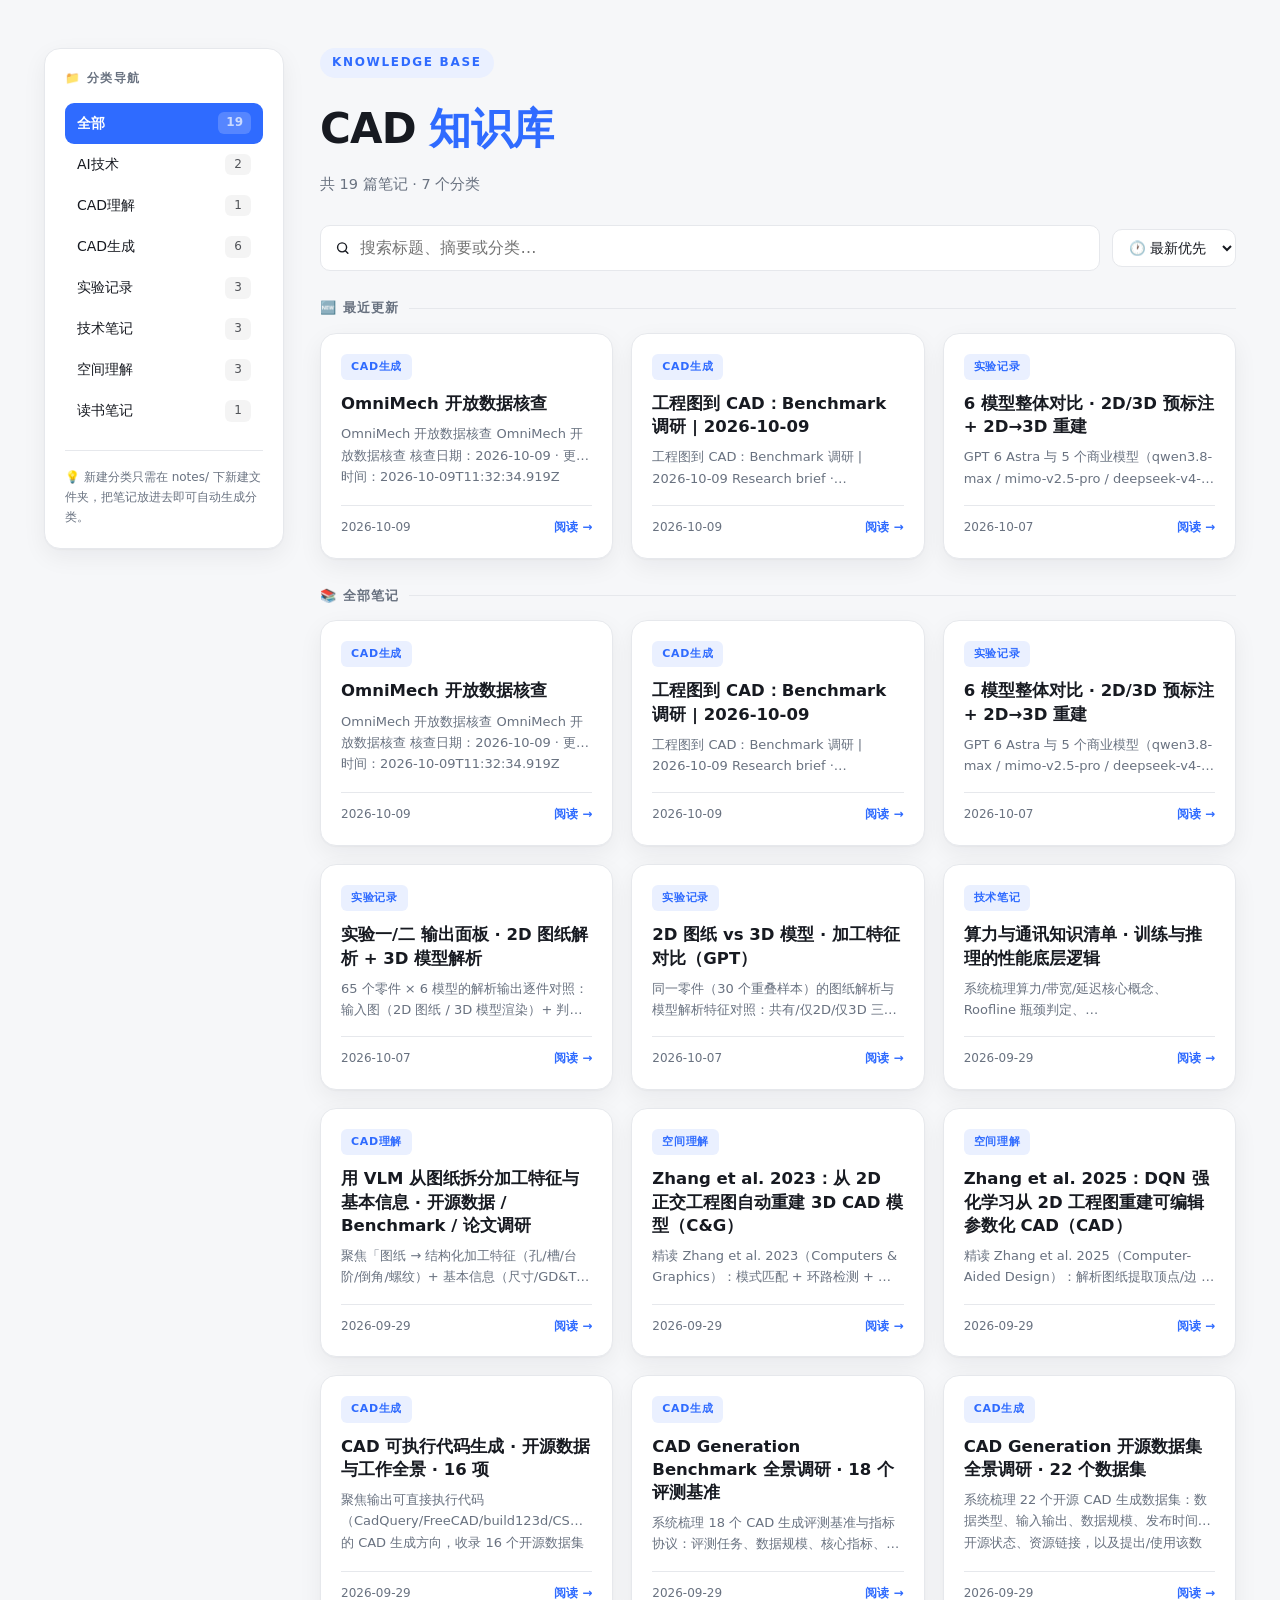
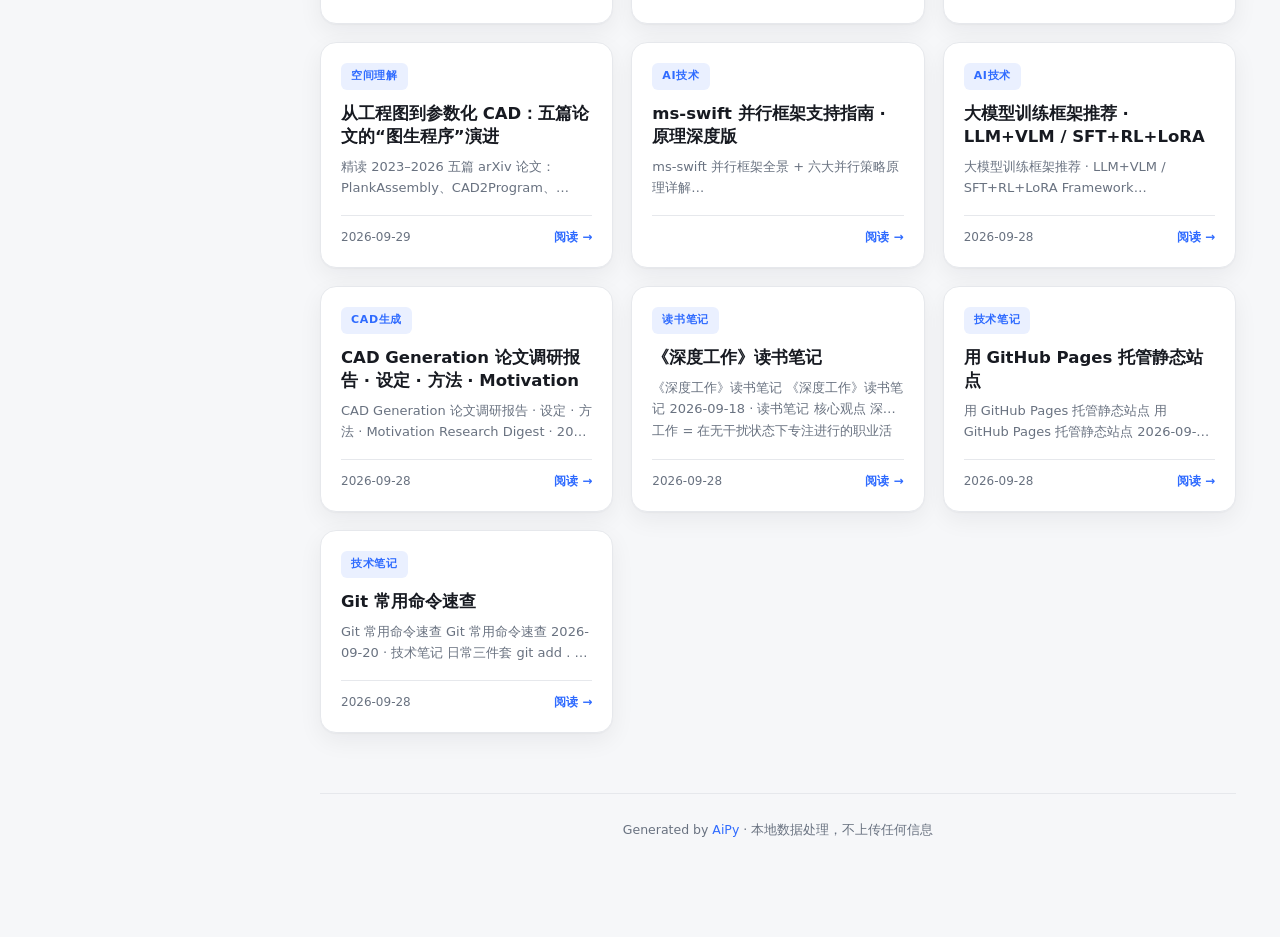
<file: index.html>
<!DOCTYPE html>

<html lang="zh-CN">

<head>

<meta charset="UTF-8">

<meta name="viewport" content="width=device-width, initial-scale=1.0">

<title>CAD 知识库</title>

<style>

:root{

  --bg:#f6f7f9; --card:#ffffff; --ink:#171a21; --sub:#697280;

  --line:#e6e8ec; --accent:#2f6bff; --accent-soft:#eaf0ff;

  --shadow:0 1px 2px rgba(16,24,40,.04),0 8px 24px rgba(16,24,40,.06);

}

*{box-sizing:border-box;margin:0;padding:0}

body{font-family:"Noto Sans SC","PingFang SC","Microsoft YaHei",system-ui,sans-serif;

  background:var(--bg);color:var(--ink);line-height:1.65;-webkit-font-smoothing:antialiased}

.layout{max-width:1240px;margin:0 auto;padding:48px 24px 96px;

  display:grid;grid-template-columns:240px 1fr;gap:36px;align-items:start}

.sidebar{position:sticky;top:24px;background:var(--card);border:1px solid var(--line);

  border-radius:16px;padding:20px;box-shadow:var(--shadow)}

.side-title{font-size:12px;letter-spacing:.12em;text-transform:uppercase;color:var(--sub);

  font-weight:700;margin-bottom:14px}

.cat{display:flex;align-items:center;justify-content:space-between;width:100%;

  padding:9px 12px;border:0;background:transparent;border-radius:9px;cursor:pointer;

  font:inherit;font-size:14px;color:var(--ink);transition:background .15s;text-align:left}

.cat:hover{background:var(--accent-soft)}

.cat.on{background:var(--accent);color:#fff;font-weight:600}

.cat .n{font-size:12px;opacity:.75;background:rgba(0,0,0,.06);border-radius:6px;

  padding:1px 8px;min-width:26px;text-align:center}

.cat.on .n{background:rgba(255,255,255,.25)}

.side-tip{margin-top:18px;padding-top:16px;border-top:1px solid var(--line);

  font-size:12px;color:var(--sub);line-height:1.7}

header{margin-bottom:28px}

.eyebrow{display:inline-block;font-size:12px;letter-spacing:.14em;text-transform:uppercase;

  color:var(--accent);background:var(--accent-soft);padding:5px 12px;border-radius:999px;

  font-weight:600;margin-bottom:16px}

h1{font-size:clamp(28px,4vw,42px);letter-spacing:-.02em;font-weight:800}

h1 span{color:var(--accent)}

.sub{color:var(--sub);margin-top:10px;font-size:14.5px}

.toolbar{display:flex;gap:12px;flex-wrap:wrap;align-items:center;margin:26px 0 24px}

.search{flex:1;min-width:200px;display:flex;align-items:center;gap:10px;

  background:var(--card);border:1px solid var(--line);border-radius:10px;padding:9px 14px;

  transition:border-color .2s,box-shadow .2s}

.search:focus-within{border-color:var(--accent);box-shadow:0 0 0 3px var(--accent-soft)}

.search input{border:0;background:transparent;outline:none;font:inherit;width:100%}

select{border:1px solid var(--line);background:var(--card);border-radius:10px;

  padding:9px 12px;font:inherit;font-size:13.5px;color:var(--ink);cursor:pointer}

.section-title{font-size:13px;font-weight:700;color:var(--sub);letter-spacing:.08em;

  text-transform:uppercase;margin:26px 0 14px;display:flex;align-items:center;gap:10px}

.section-title::after{content:"";flex:1;height:1px;background:var(--line)}

.grid{display:grid;grid-template-columns:repeat(auto-fill,minmax(280px,1fr));gap:18px}

.card{display:flex;flex-direction:column;background:var(--card);border:1px solid var(--line);

  border-radius:16px;padding:20px;text-decoration:none;color:inherit;box-shadow:var(--shadow);

  transition:transform .22s cubic-bezier(.2,.8,.2,1),box-shadow .22s,border-color .22s;

  position:relative;overflow:hidden}

.card::before{content:"";position:absolute;inset:0 auto 0 0;width:3px;background:var(--accent);

  transform:scaleY(0);transform-origin:top;transition:transform .28s cubic-bezier(.2,.8,.2,1)}

.card:hover{transform:translateY(-4px);border-color:#d6ddf0;

  box-shadow:0 4px 8px rgba(16,24,40,.05),0 18px 40px rgba(16,24,40,.10)}

.card:hover::before{transform:scaleY(1)}

.tag{align-self:flex-start;font-size:11px;font-weight:700;letter-spacing:.06em;

  color:var(--accent);background:var(--accent-soft);padding:4px 10px;border-radius:6px;margin-bottom:12px}

.card h3{font-size:16.5px;font-weight:700;margin-bottom:8px;line-height:1.4}

.card p{font-size:13px;color:var(--sub);flex:1;display:-webkit-box;

  -webkit-line-clamp:2;-webkit-box-orient:vertical;overflow:hidden}

.meta{display:flex;justify-content:space-between;margin-top:16px;padding-top:12px;

  border-top:1px solid var(--line);font-size:12px;color:var(--sub)}

.arrow{color:var(--accent);font-weight:700;transition:transform .22s}

.card:hover .arrow{transform:translateX(4px)}

.empty{grid-column:1/-1;text-align:center;padding:70px 20px;color:var(--sub);

  background:var(--card);border:1px dashed var(--line);border-radius:16px}

footer{text-align:center;margin-top:60px;padding-top:26px;border-top:1px solid var(--line);

  color:var(--sub);font-size:12.5px;grid-column:1/-1}

footer a{color:var(--accent);text-decoration:none}

@media(max-width:860px){

  .layout{grid-template-columns:1fr}

  .sidebar{position:static;display:flex;flex-wrap:wrap;gap:8px}

  .side-title{display:none}

  .cat{width:auto;padding:7px 12px;border:1px solid var(--line);border-radius:999px}

  .cat.on{border-color:var(--accent)}

  .side-tip{display:none}

}

</style>

</head>

<body>

<div class="layout">

  <aside class="sidebar" id="sidebar">

    <div class="side-title">📁 分类导航</div>

    <div id="cats"></div>

    <div class="side-tip">💡 新建分类只需在 notes/ 下新建文件夹，把笔记放进去即可自动生成分类。</div>

  </aside>

  <main>

    <header>

      <div class="eyebrow">Knowledge Base</div>

      <h1>CAD <span>知识库</span></h1>

      <p class="sub" id="stat">加载中…</p>

    </header>

    <div class="toolbar">

      <label class="search">

        <svg width="16" height="16" viewBox="0 0 24 24" fill="none" stroke="currentColor" stroke-width="2.2" stroke-linecap="round">

          <circle cx="11" cy="11" r="7"/><path d="M20 20l-3.5-3.5"/>

        </svg>

        <input id="q" type="search" placeholder="搜索标题、摘要或分类…">

      </label>

      <select id="sort">

        <option value="new">🕐 最新优先</option>

        <option value="old">⏳ 最早优先</option>

        <option value="title">🔤 标题排序</option>

      </select>

    </div>

    <div id="recent-section">

      <div class="section-title">🆕 最近更新</div>

      <div class="grid" id="recent-grid"></div>

    </div>

    <div class="section-title">📚 全部笔记</div>

    <div class="grid" id="grid"></div>

    <footer>

      Generated by <a href="https://www.aipyaipy.com" target="_blank">AiPy</a> · 本地数据处理，不上传任何信息

    </footer>

  </main>

</div>

<script>


const DATA = [{"rel":"AI技术/ms-swift并行框架.html","title":"ms-swift 并行框架支持指南 · 原理深度版","summary":"ms-swift 并行框架全景 + 六大并行策略原理详解（DP/ZeRO/FSDP/TP/PP/SP·EP）：集合通信原语、显存与通信量分析、TP 权重切分示意图、5 个实战问答（ZeRO 是否加速、offload 时机、DP 分样本、选型速查）与 15+ 篇已核实原理讲解帖 · 2026-09-29","category":"AI技术","date":"2026-09-29","mtime":"","ts":1790589022.382214},{"rel":"AI技术/大模型训练框架推荐.html","title":"大模型训练框架推荐 · LLM+VLM / SFT+RL+LoRA","summary":"大模型训练框架推荐 · LLM+VLM / SFT+RL+LoRA Framework Recommendation · 2026-09-28 实测 大模型训练框架推荐 LLM + VLM · SFT + RL + LoRA 针对「同时支持…","category":"AI技术","mtime":"2026-09-28","ts":1790589022.382214},{"rel":"CAD生成/CAD_Generation_调研报告.html","title":"CAD Generation 论文调研报告 · 设定 · 方法 · Motivation","summary":"CAD Generation 论文调研报告 · 设定 · 方法 · Motivation Research Digest · 2026 CAD Generation 论文调研 设定 · 方法 · Motivation 计算机辅助设计（CAD…","category":"CAD生成","mtime":"2026-09-28","ts":1790574206.348633},{"rel":"空间理解/drawing-to-cad-survey.html","title":"从工程图到参数化 CAD：五篇论文的“图生程序”演进","summary":"精读 2023–2026 五篇 arXiv 论文：PlankAssembly、CAD2Program、Drawing2CAD、OmniMech、VGGT-CAD——从三视图线稿、栅格图纸、矢量四视图、随手拍视频到真实 SolidWorks 图纸，看“图生程序”的四年演进与评测差距","category":"空间理解","mtime":"2026-09-29","ts":1790656304},{"rel":"技术笔记/git-basics.html","title":"Git 常用命令速查","summary":"Git 常用命令速查 Git 常用命令速查 2026-09-20 · 技术笔记 日常三件套 git add . git commit -m \"说明\" git push 分支操作 git checkout -b feature/xxx # 新…","category":"技术笔记","mtime":"2026-09-28","ts":1790573937.8921409},{"rel":"技术笔记/github-pages.html","title":"用 GitHub Pages 托管静态站点","summary":"用 GitHub Pages 托管静态站点 用 GitHub Pages 托管静态站点 2026-09-25 · 技术笔记 三步上线 1. 新建仓库，命名为 用户名.github.io 2. 把 index.html 推到 main 分支 …","category":"技术笔记","mtime":"2026-09-28","ts":1790573937.8931184},{"rel":"读书笔记/deep-work.html","title":"《深度工作》读书笔记","summary":"《深度工作》读书笔记 《深度工作》读书笔记 2026-09-18 · 读书笔记 核心观点 深度工作 = 在无干扰状态下专注进行的职业活动，能把认知能力推向极限。这种努力能创造新价值、提升技能，且难以复制。 四种哲学 禁欲主义 ：彻底切断浮浅…","category":"读书笔记","mtime":"2026-09-28","ts":1790573937.894096},{"rel":"CAD生成/CAD_Generation_开源数据集调研.html","title":"CAD Generation 开源数据集全景调研 · 22 个数据集","summary":"系统梳理 22 个开源 CAD 生成数据集：数据类型、输入输出、数据规模、发布时间、开源状态、资源链接，以及提出/使用该数据集的代表性论文（附超链接）。覆盖 B-Rep、命令序列、代码 DSL、多模态、UI 交互视频等全部主流数据形态 · 2026-09-29","category":"CAD生成","date":"2026-09-29","mtime":"2026-09-29","ts":1790675568.826762},{"rel":"CAD生成/CAD_Generation_Benchmark调研.html","title":"CAD Generation Benchmark 全景调研 · 18 个评测基准","summary":"系统梳理 18 个 CAD 生成评测基准与指标协议：评测任务、数据规模、核心指标、发布时间、开源状态、资源链接，以及相关论文（附超链接）。覆盖命令序列、B-Rep、代码生成、多模态、工程图理解、UI 交互等形态，含 ECCV 2026 CAD Challenge、UniCAD、P3D-Bench、CADExpert 等 · 2026-09-29","category":"CAD生成","date":"2026-09-29","mtime":"2026-09-29","ts":1790676088.13979},{"rel":"CAD生成/CAD_可执行代码生成_开源工作调研.html","title":"CAD 可执行代码生成 · 开源数据与工作全景 · 16 项","summary":"聚焦输出可直接执行代码（CadQuery/FreeCAD/build123d/CSG/Blender）的 CAD 生成方向，收录 16 个开源数据集与工作：代码语言、任务、数据规模、开源状态、链接及相关论文（附超链接）。含 CAD-Recode、Zero-to-CAD、GenCAD-Code、CADExpert、text-to-cad 等，附执行反馈闭环机制分析 · 2026-09-29","category":"CAD生成","date":"2026-09-29","mtime":"2026-09-29","ts":1790676608.0771904},{"rel":"空间理解/zhang2023-drawing-to-3d.html","title":"Zhang et al. 2023：从 2D 正交工程图自动重建 3D CAD 模型（C\u0026G）","summary":"精读 Zhang et al. 2023（Computers \u0026 Graphics）：模式匹配 + 环路检测 + 面聚类的两阶段几何算法，把多视图 2D 工程图重建为 watertight 3D CAD 模型，公开数据集 F-score 99.59%；被 visCAD 用作 Orthographic Reconstruction 切片来源 · 2026-09-29","category":"空间理解","mtime":"2026-09-29","ts":1790677731.8600416},{"rel":"空间理解/zhang2025-rl-drawing-to-parametric-cad.html","title":"Zhang et al. 2025：DQN 强化学习从 2D 工程图重建可编辑参数化 CAD（CAD）","summary":"精读 Zhang et al. 2025（Computer-Aided Design）：解析图纸提取顶点/边 → 环路路径表示 → DQN 智能体选择环路路径对序列，并行环境免外部 CAD 调用算奖励；1 秒内重建、模型完全可编辑、支持拉伸/旋转/扫掠；被 visCAD 用作 Orthographic Reconstruction 切片来源 · 2026-09-29","category":"空间理解","mtime":"2026-09-29","ts":1790677731.8600416},{"rel":"CAD理解/CAD_理解_VLM图纸特征解析调研.html","title":"用 VLM 从图纸拆分加工特征与基本信息 · 开源数据 / Benchmark / 论文调研","summary":"聚焦「图纸 → 结构化加工特征（孔/槽/台阶/倒角/螺纹）+ 基本信息（尺寸/GD\u0026T/材料/粗糙度/标题栏）」的多模态理解任务：输出 Schema 设计、数据集（MFCAD、MechVQA、BlueprintSymVL、DRAGON、A*STAR 九类标注集等）、分层评测指标、代表论文（From Drawings to Decisions、Drawing-Recode、Image2Feature 等）与 VLM 真实能力边界（数值强/文本弱/符号弱），含失败模式与落地建议 · 2026-09-29","category":"CAD理解","date":"2026-09-29","mtime":"2026-09-29","ts":1790684634.6024258},{"rel":"技术笔记/算力与通讯知识清单.html","title":"算力与通讯知识清单 · 训练与推理的性能底层逻辑","summary":"系统梳理算力/带宽/延迟核心概念、Roofline 瓶颈判定、NVLink/PCIe/InfiniBand 互联参数、单机多卡与多机通讯差异、NCCL 通讯原语、DP/ZeRO/TP/PP/EP 并行策略通讯模式，以及对训练（扩展效率/MFU）与推理（prefill vs decode、KV Cache）的影响与调优清单 · 2026-09-29","category":"技术笔记","date":"2026-09-29","mtime":"2026-09-29","ts":1790749174.358966},{"rel":"实验记录/261007测试/compare-6models.html","title":"6 模型整体对比 · 2D/3D 预标注 + 2D→3D 重建","summary":"GPT 6 Astra 与 5 个商业模型（qwen3.8-max / mimo-v2.5-pro / deepseek-v4-pro / doubao-seed-2.1-pro / glm-5.3-flash）三实验整体对比：含 GT 真值列、逐件重建对照、评分公式说明 · 2026-10-07","category":"实验记录","mtime":"2026-10-07","ts":1791507930.4150047},{"rel":"实验记录/261007测试/panel-exp12-6models.html","title":"实验一/二 输出面板 · 2D 图纸解析 + 3D 模型解析","summary":"65 个零件 × 6 模型的解析输出逐件对照：输入图（2D 图纸 / 3D 模型渲染）+ 判定工艺 + 一级/二级/合并特征 + 基本信息，工艺分歧自动高亮 · 2026-10-07","category":"实验记录","mtime":"2026-10-07","ts":1791507930.4150047},{"rel":"实验记录/261007测试/compare-2d-vs-3d-gpt.html","title":"2D 图纸 vs 3D 模型 · 加工特征对比（GPT）","summary":"同一零件（30 个重叠样本）的图纸解析与模型解析特征对照：共有/仅2D/仅3D 三色标注、一致率统计、特征频次 Top20，附两种解析方式的特点与优缺点深度分析 · 2026-10-07","category":"实验记录","mtime":"2026-10-07","ts":1791507930.4150047},{"rel":"CAD生成/cad-generation-benchmarks-2026-10-09.html","title":"工程图到 CAD：Benchmark 调研 | 2026-10-09","summary":"工程图到 CAD：Benchmark 调研 | 2026-10-09 Research brief · Engineering drawings → CAD 工程图到 CAD Benchmark 调研 区分最终几何重建、可执行 CAD 代码与可编辑参数化模型，避免把“外观看起来相似”误判为工业可用。 调研基准日：202","category":"CAD生成","mtime":"2026-10-09","ts":1791554527.482125},{"rel":"CAD生成/omnimech-data-availability-2026-10-09.html","title":"OmniMech 开放数据核查","summary":"OmniMech 开放数据核查 OmniMech 开放数据核查 核查日期：2026-10-09 · 更新时间：2026-10-09T11:32:34.919Z（UTC） 结论 确实没有在本次核查的官方入口找到论文所述 251K 全量数据下载。 官网目前公开的是 10 个样例 + 补充代码 ，不能称为完整 benchma","category":"CAD生成","mtime":"2026-10-09","ts":1791554527.483137}];


const catsEl = document.getElementById('cats');

const grid = document.getElementById('grid');

const recentGrid = document.getElementById('recent-grid');

const recentSection = document.getElementById('recent-section');

const q = document.getElementById('q');

const sortSel = document.getElementById('sort');

let curCat = 'ALL';

const counts = {};

DATA.forEach(d => counts[d.category] = (counts[d.category] || 0) + 1);

const cats = ['ALL', ...Object.keys(counts).sort()];

function esc(s){

  return String(s).replace(/[&<>"']/g, m => ({'&':'&amp;','<':'&lt;','>':'&gt;','"':'&quot;',"'":'&#39;'}[m]));

}

function renderCats(){

  catsEl.innerHTML = '';

  catsEl.appendChild(catBtn('ALL', '全部', DATA.length));

  cats.slice(1).forEach(c => catsEl.appendChild(catBtn(c, c, counts[c])));

}

function catBtn(key, label, n){

  const b = document.createElement('button');

  b.className = 'cat' + (key === curCat ? ' on' : '');

  b.innerHTML = '<span>' + esc(label) + '</span><span class="n">' + n + '</span>';

  b.onclick = () => { curCat = key; renderCats(); render(); };

  return b;

}

function card(d){

  return '<a class="card" href="notes/' + encodeURI(d.rel) + '" target="_blank">' +

    '<span class="tag">' + esc(d.category) + '</span>' +

    '<h3>' + esc(d.title) + '</h3>' +

    '<p>' + (esc(d.summary) || '暂无摘要') + '</p>' +

    '<div class="meta"><span>' + esc(d.mtime) + '</span><span class="arrow">阅读 →</span></div></a>';

}

function render(){

  const kw = q.value.trim().toLowerCase();

  let list = DATA.filter(d => {

    const okCat = curCat === 'ALL' || d.category === curCat;

    const okKw = !kw || (d.title + d.summary + d.category).toLowerCase().includes(kw);

    return okCat && okKw;

  });

  const sort = sortSel.value;

  if (sort === 'new') list.sort((a,b) => b.ts - a.ts);

  else if (sort === 'old') list.sort((a,b) => a.ts - b.ts);

  else list.sort((a,b) => a.title.localeCompare(b.title, 'zh'));

  document.getElementById('stat').textContent =

    '共 ' + DATA.length + ' 篇笔记 · ' + Object.keys(counts).length + ' 个分类' +

    (list.length !== DATA.length ? ' · 筛选出 ' + list.length + ' 篇' : '');

  grid.innerHTML = list.length

    ? list.map(card).join('')

    : '<div class="empty">没有找到匹配的笔记 🔍</div>';

  if (curCat === 'ALL' && !kw){

    const recent = [...DATA].sort((a,b) => b.ts - a.ts).slice(0, 3);

    recentGrid.innerHTML = recent.map(card).join('');

    recentSection.style.display = '';

  } else {

    recentSection.style.display = 'none';

  }

}

renderCats();

q.addEventListener('input', render);

sortSel.addEventListener('change', render);

render();

</script>

</body>

</html>
</file>
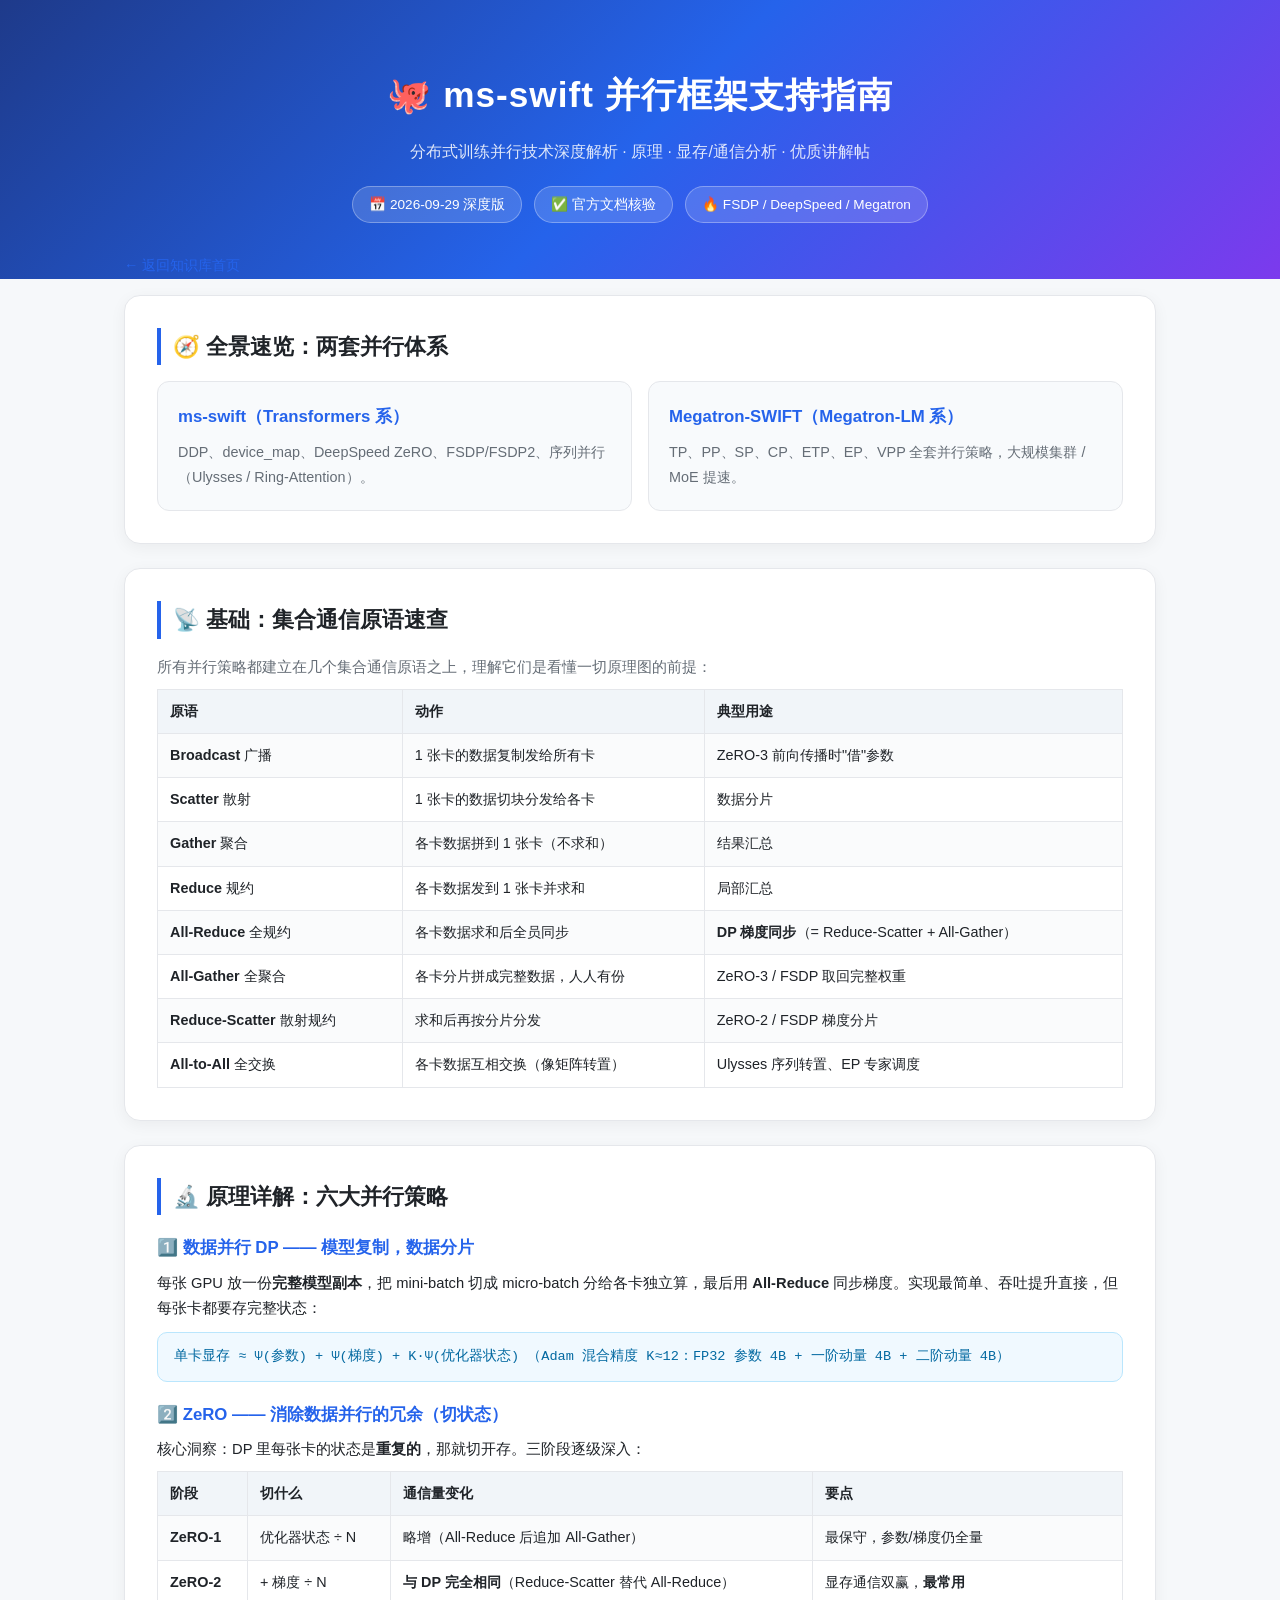
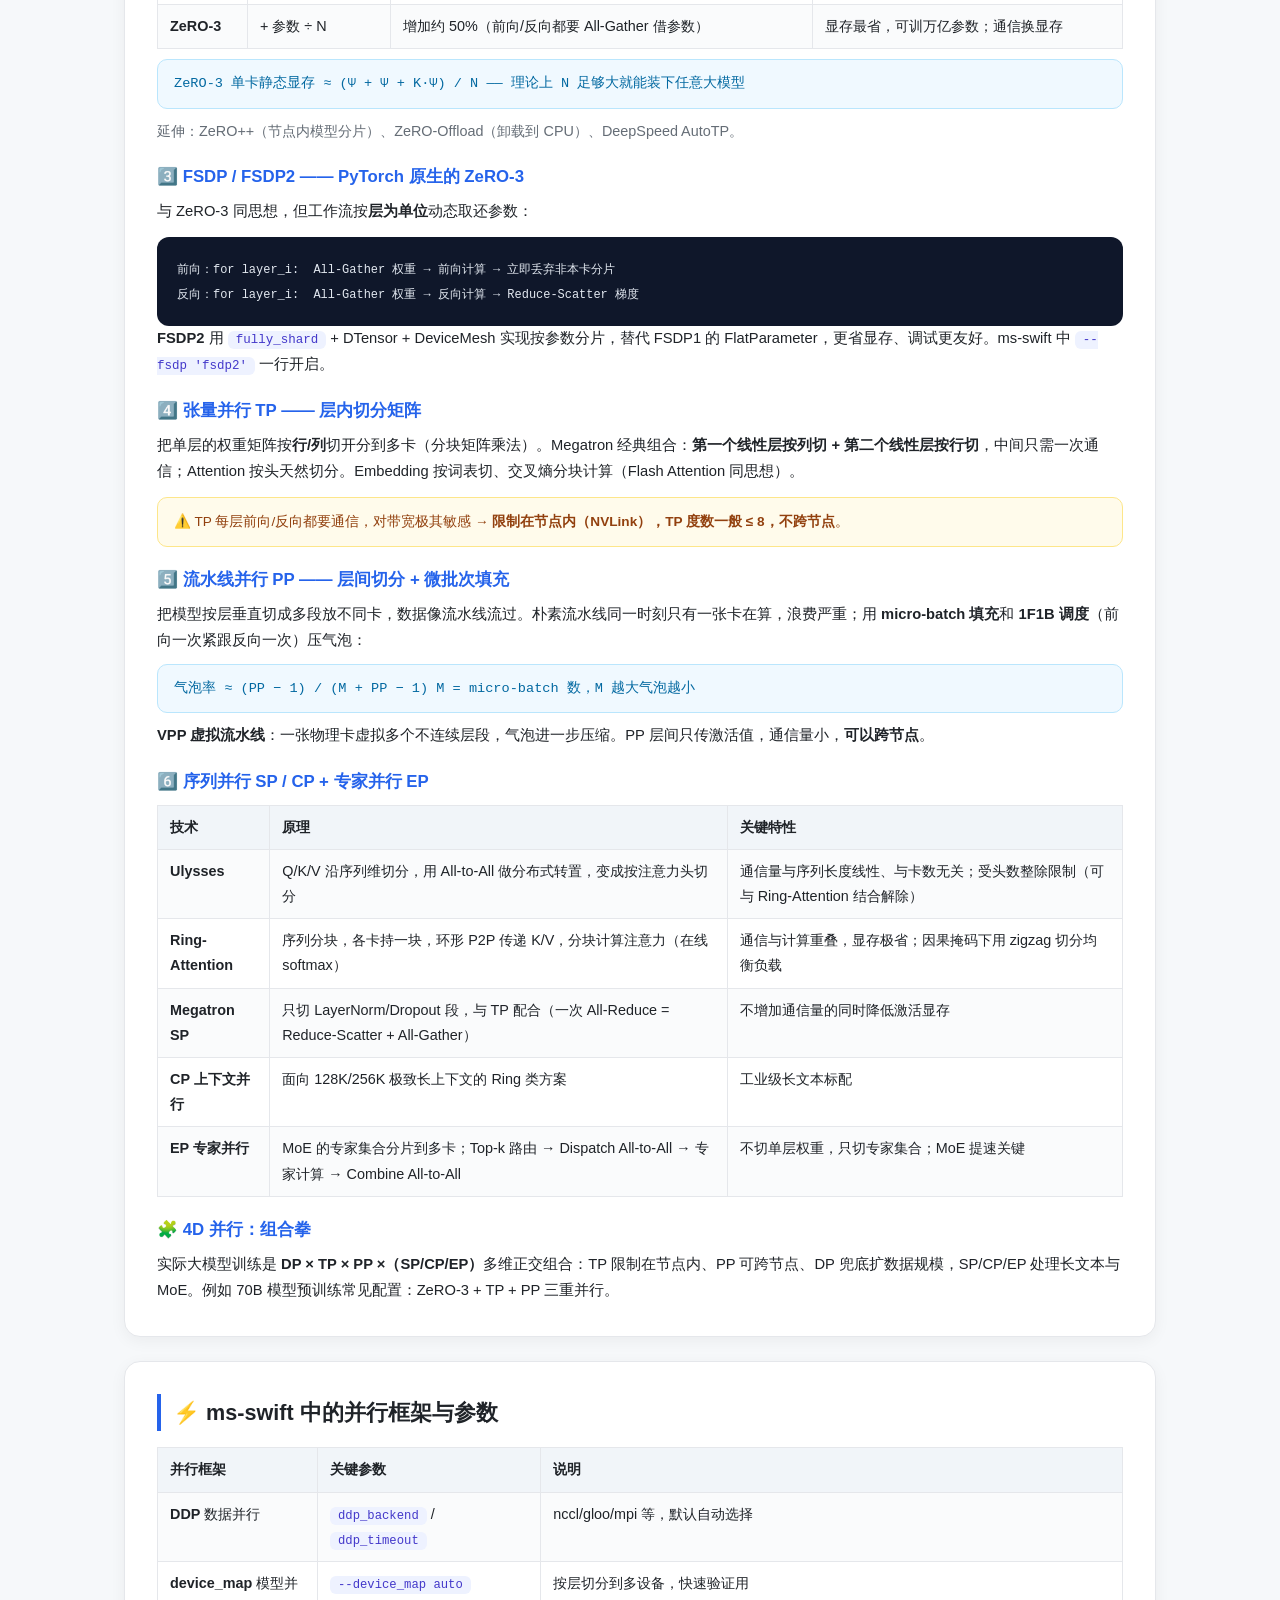
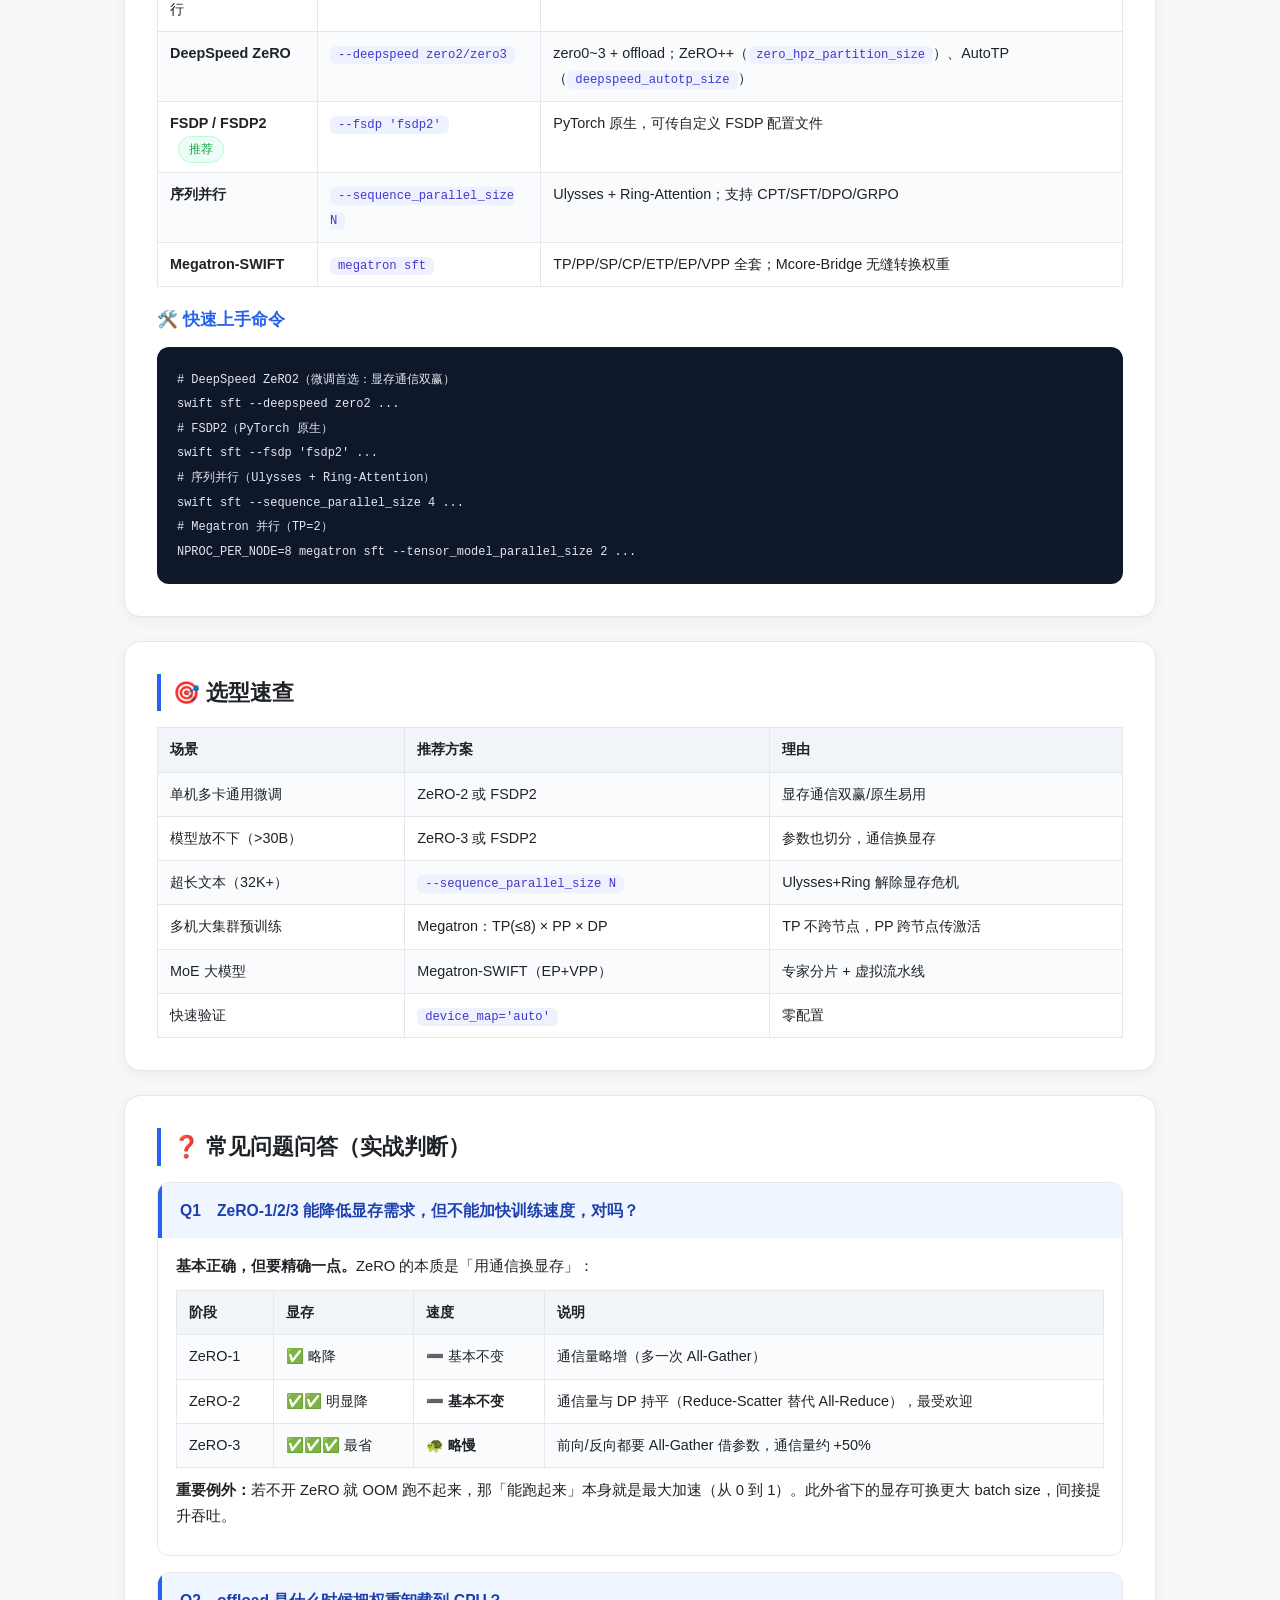
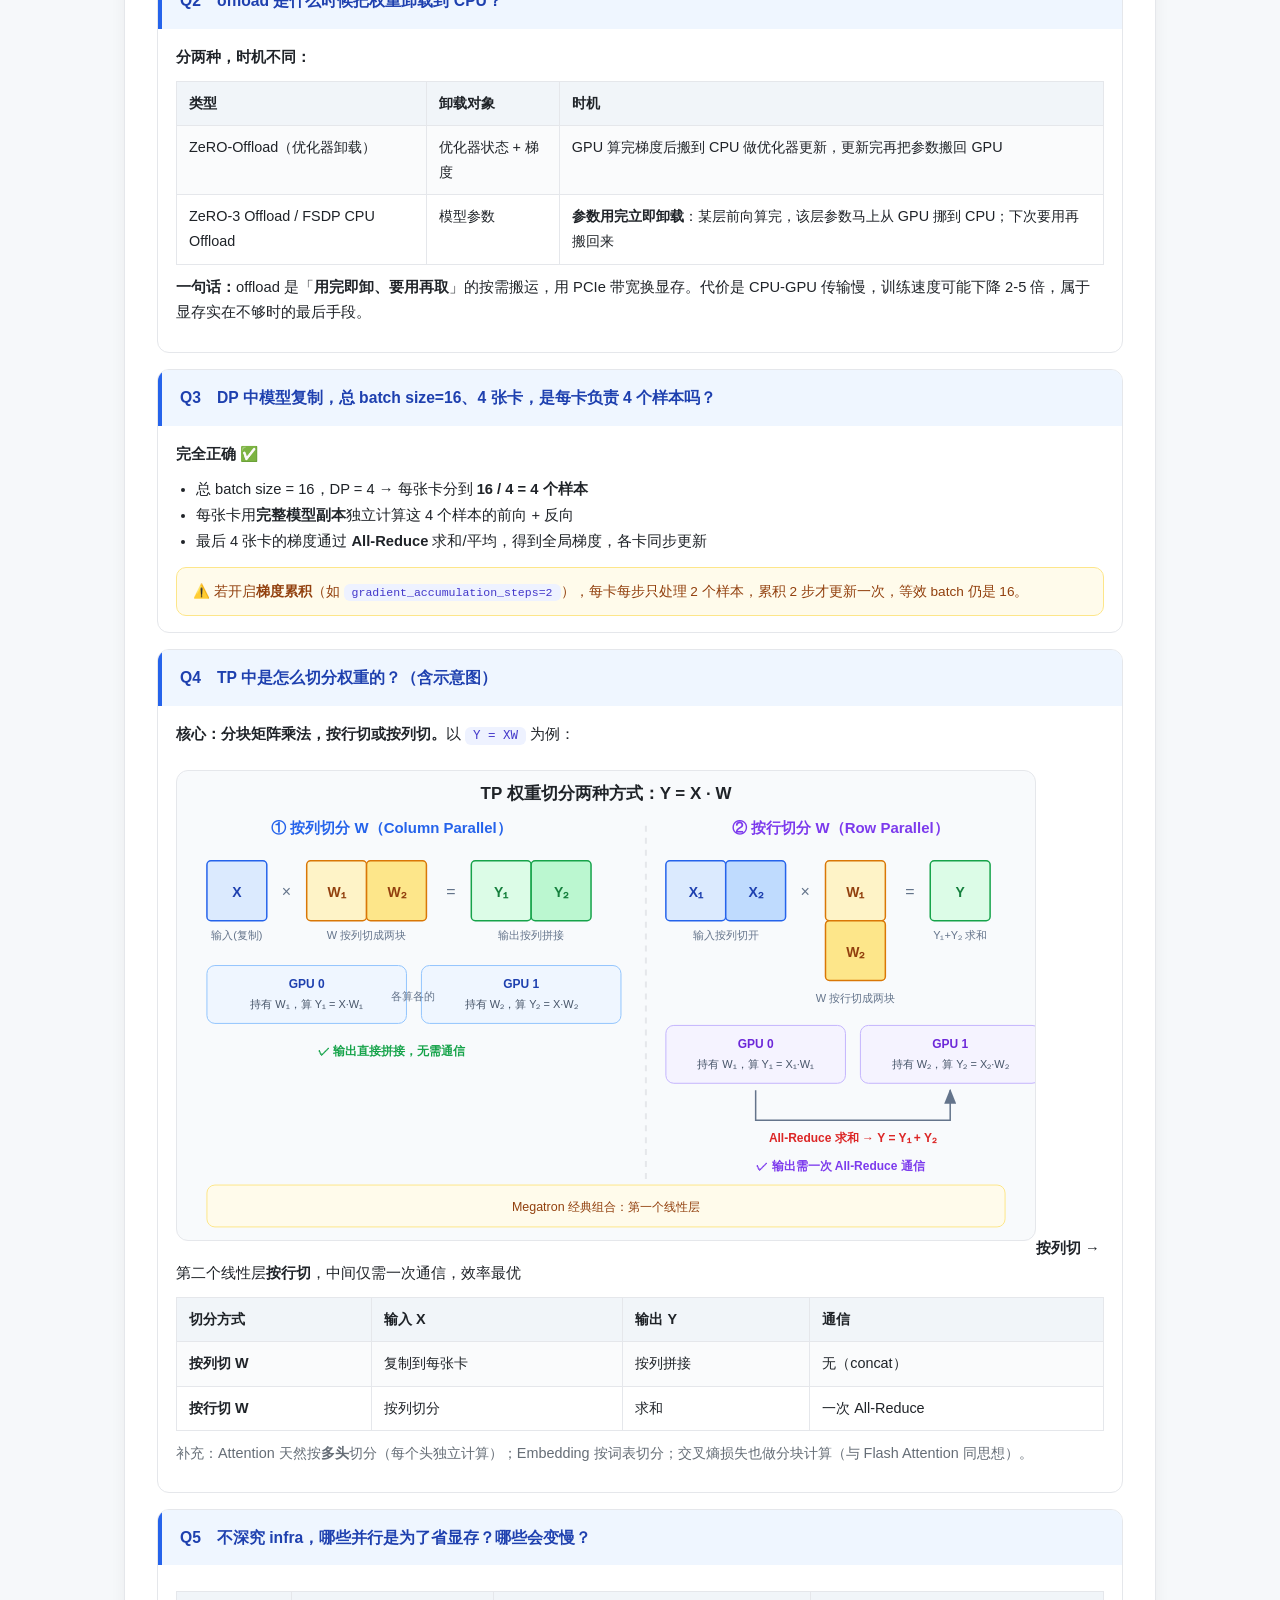
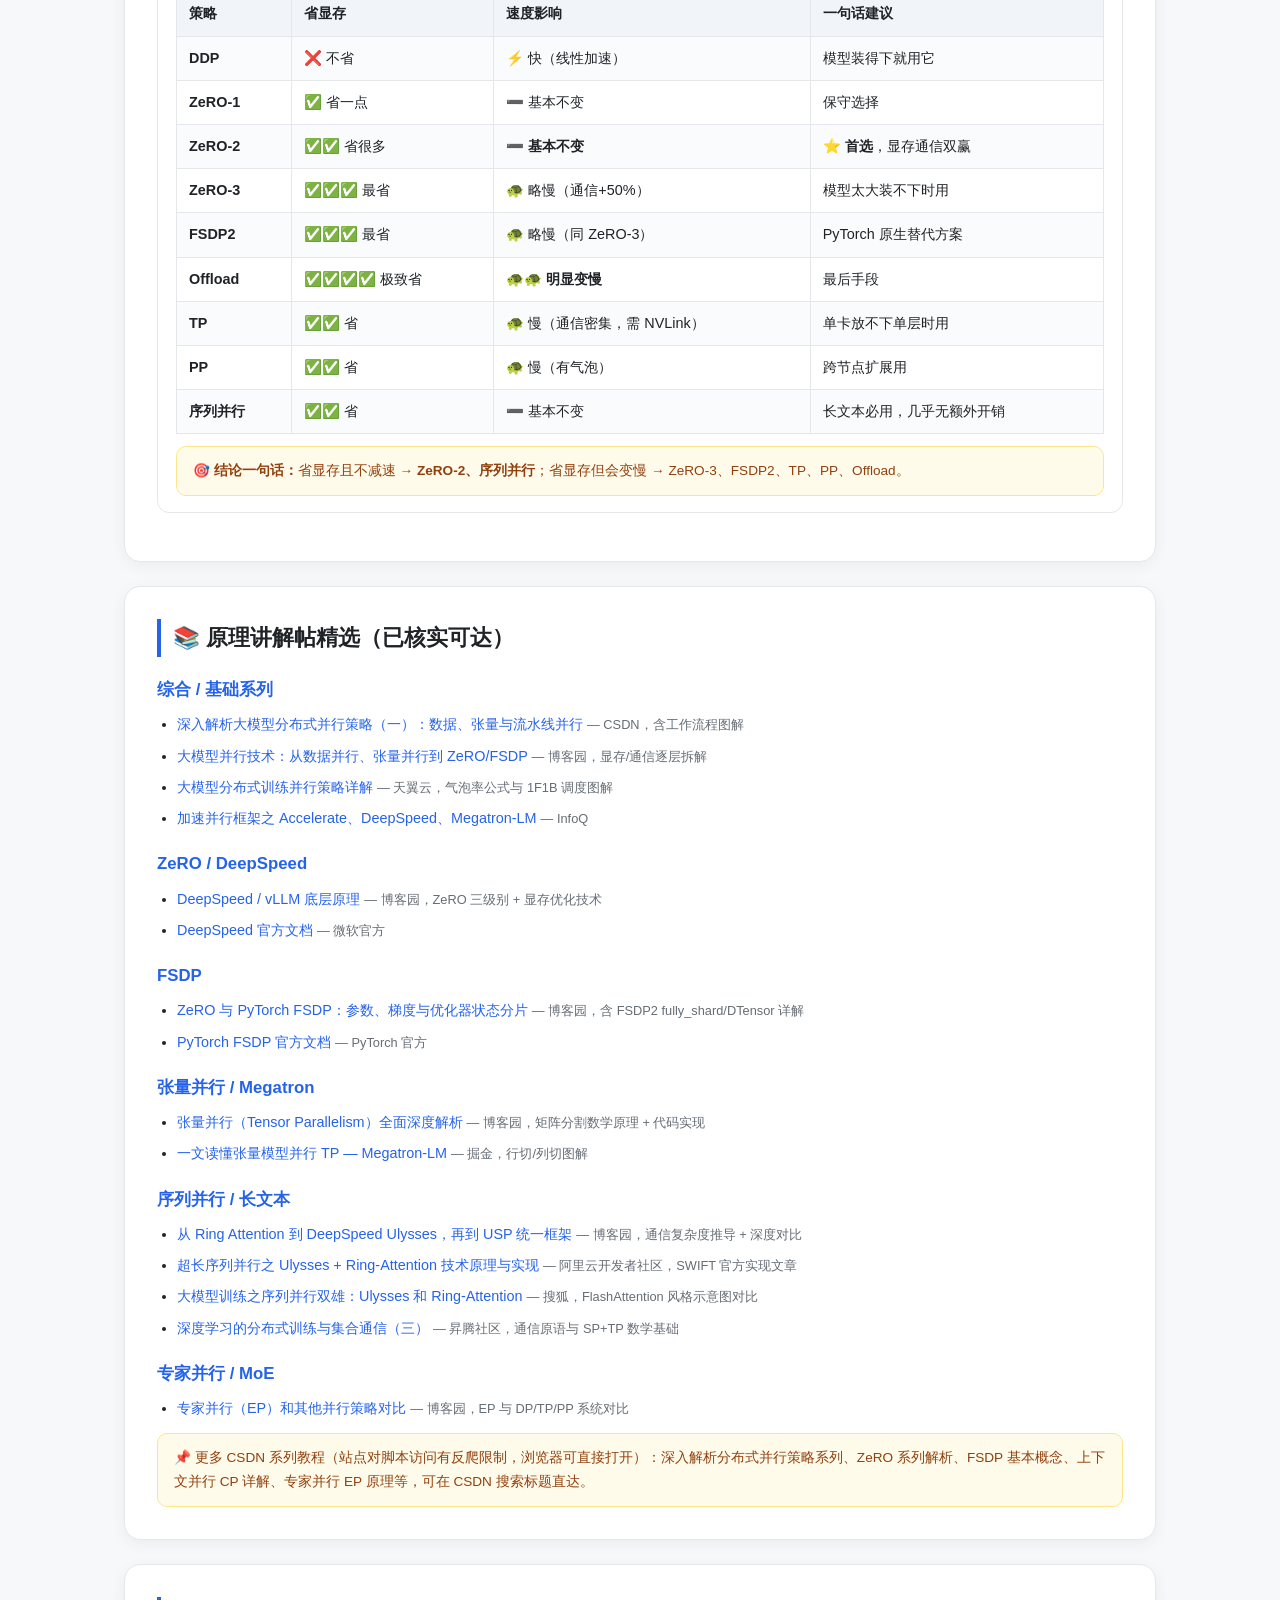
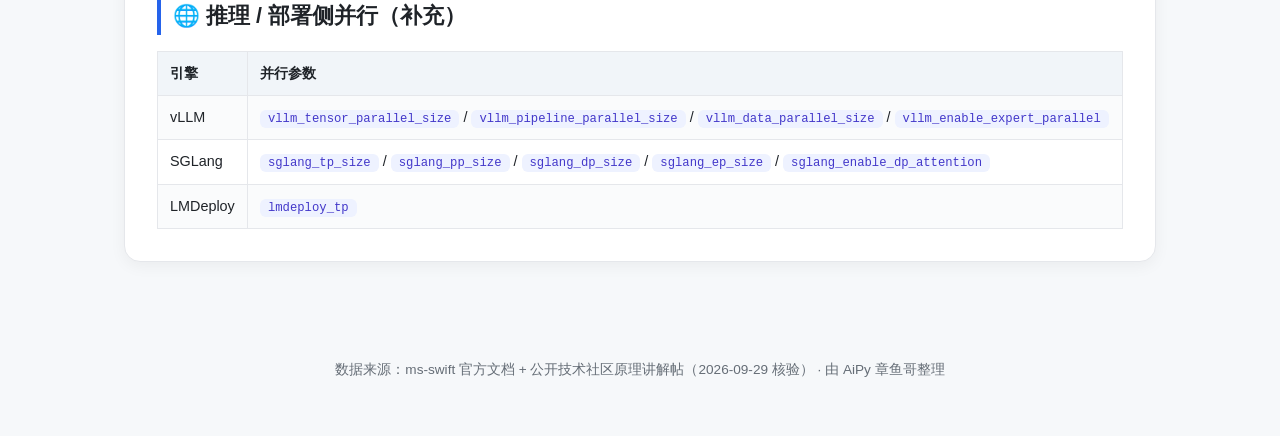
<file: notes/AI技术/ms-swift并行框架.html>
<!DOCTYPE html>
<html lang="zh-CN">
<head>
<meta charset="UTF-8">
<meta name="viewport" content="width=device-width, initial-scale=1.0">
<title>ms-swift 并行框架支持指南</title>
<style>
:root{--bg:#f6f8fa;--card:#fff;--ink:#1f2328;--muted:#656d76;--brand:#2563eb;--line:#e5e7eb;--ok:#16a34a;--warn:#d97706}
*{margin:0;padding:0;box-sizing:border-box}
body{font-family:"Segoe UI","PingFang SC","Microsoft YaHei",sans-serif;background:var(--bg);color:var(--ink);line-height:1.75}
header{background:linear-gradient(135deg,#1e3a8a 0%,#2563eb 50%,#7c3aed 100%);color:#fff;padding:64px 24px 56px;text-align:center}
header h1{font-size:2.2rem;letter-spacing:1px}
header p{margin-top:12px;opacity:.85}
.badges{margin-top:20px;display:flex;gap:12px;justify-content:center;flex-wrap:wrap}
.badge{background:rgba(255,255,255,.15);border:1px solid rgba(255,255,255,.3);padding:6px 16px;border-radius:999px;font-size:.85rem}
main{max-width:1080px;margin:-28px auto 64px;padding:0 24px}
.card{background:var(--card);border:1px solid var(--line);border-radius:16px;padding:32px;margin-bottom:24px;box-shadow:0 4px 16px rgba(0,0,0,.05)}
h2{font-size:1.35rem;margin-bottom:16px;padding-left:12px;border-left:4px solid var(--brand)}
h3{font-size:1.05rem;color:var(--brand);margin:18px 0 8px}
.grid{display:grid;grid-template-columns:repeat(auto-fit,minmax(230px,1fr));gap:16px}
.item{background:#f8fafc;border:1px solid var(--line);border-radius:12px;padding:20px}
.item h3{margin-top:0}
.item p{font-size:.9rem;color:var(--muted)}
code{background:#eef2ff;color:#4338ca;padding:2px 8px;border-radius:6px;font-size:.85em;font-family:Consolas,monospace}
pre{background:#0f172a;color:#e2e8f0;padding:20px;border-radius:12px;overflow-x:auto;font-size:.88rem;margin-top:12px}
pre code{background:none;color:inherit;padding:0}
table{width:100%;border-collapse:collapse;margin-top:8px;font-size:.9rem}
th,td{border:1px solid var(--line);padding:9px 12px;text-align:left;vertical-align:top}
th{background:#f1f5f9}
tr:nth-child(even) td{background:#fafbfc}
.tag{display:inline-block;background:#ecfdf5;color:var(--ok);border:1px solid #bbf7d0;font-size:.75rem;padding:2px 10px;border-radius:999px;margin-left:8px}
.note{background:#fffbeb;border:1px solid #fde68a;border-radius:10px;padding:12px 16px;font-size:.85rem;color:#92400e;margin-top:12px}
.formula{background:#f0f9ff;border:1px solid #bae6fd;border-radius:10px;padding:12px 16px;font-family:Consolas,monospace;font-size:.85em;color:#0369a1;margin:10px 0;overflow-x:auto}
ul.links{margin-top:8px;padding-left:20px;font-size:.9rem}
ul.links li{margin-bottom:6px}
ul.links .src{color:var(--muted);font-size:.8rem}
a{color:var(--brand);text-decoration:none}
a:hover{text-decoration:underline}
.back{display:inline-block;margin-bottom:16px;color:var(--brand);text-decoration:none;font-size:.9rem}
footer{text-align:center;color:var(--muted);font-size:.85rem;padding:32px 0}
@media(max-width:640px){header h1{font-size:1.5rem}}

.qa{border:1px solid var(--line);border-radius:12px;margin-bottom:16px;overflow:hidden}
.qa .q{background:#eff6ff;color:#1e40af;font-weight:700;padding:14px 18px;font-size:.98rem;border-left:4px solid var(--brand)}
.qa .a{padding:16px 18px;font-size:.92rem}
.qa .a p{margin-bottom:10px}
.qa .a table{margin:10px 0}
</style>
</head>
<body>
<header>
  <h1>🐙 ms-swift 并行框架支持指南</h1>
  <p>分布式训练并行技术深度解析 · 原理 · 显存/通信分析 · 优质讲解帖</p>
  <div class="badges">
    <span class="badge">📅 2026-09-29 深度版</span>
    <span class="badge">✅ 官方文档核验</span>
    <span class="badge">🔥 FSDP / DeepSpeed / Megatron</span>
  </div>
</header>
<main>
<a class="back" href="../../index.html">← 返回知识库首页</a>
<div class="card">
  <h2>🧭 全景速览：两套并行体系</h2>
  <div class="grid">
    <div class="item"><h3>ms-swift（Transformers 系）</h3><p>DDP、device_map、DeepSpeed ZeRO、FSDP/FSDP2、序列并行（Ulysses / Ring-Attention）。</p></div>
    <div class="item"><h3>Megatron-SWIFT（Megatron-LM 系）</h3><p>TP、PP、SP、CP、ETP、EP、VPP 全套并行策略，大规模集群 / MoE 提速。</p></div>
  </div>
</div>
<div class="card">
  <h2>📡 基础：集合通信原语速查</h2>
  <p style="font-size:.92rem;color:var(--muted)">所有并行策略都建立在几个集合通信原语之上，理解它们是看懂一切原理图的前提：</p>
  <table>
    <tr><th>原语</th><th>动作</th><th>典型用途</th></tr>
    <tr><td><strong>Broadcast</strong> 广播</td><td>1 张卡的数据复制发给所有卡</td><td>ZeRO-3 前向传播时"借"参数</td></tr>
    <tr><td><strong>Scatter</strong> 散射</td><td>1 张卡的数据切块分发给各卡</td><td>数据分片</td></tr>
    <tr><td><strong>Gather</strong> 聚合</td><td>各卡数据拼到 1 张卡（不求和）</td><td>结果汇总</td></tr>
    <tr><td><strong>Reduce</strong> 规约</td><td>各卡数据发到 1 张卡并求和</td><td>局部汇总</td></tr>
    <tr><td><strong>All-Reduce</strong> 全规约</td><td>各卡数据求和后全员同步</td><td><strong>DP 梯度同步</strong>（= Reduce-Scatter + All-Gather）</td></tr>
    <tr><td><strong>All-Gather</strong> 全聚合</td><td>各卡分片拼成完整数据，人人有份</td><td>ZeRO-3 / FSDP 取回完整权重</td></tr>
    <tr><td><strong>Reduce-Scatter</strong> 散射规约</td><td>求和后再按分片分发</td><td>ZeRO-2 / FSDP 梯度分片</td></tr>
    <tr><td><strong>All-to-All</strong> 全交换</td><td>各卡数据互相交换（像矩阵转置）</td><td>Ulysses 序列转置、EP 专家调度</td></tr>
  </table>
</div>
<div class="card">
  <h2>🔬 原理详解：六大并行策略</h2>
  <h3>1️⃣ 数据并行 DP —— 模型复制，数据分片</h3>
  <p style="font-size:.92rem">每张 GPU 放一份<strong>完整模型副本</strong>，把 mini-batch 切成 micro-batch 分给各卡独立算，最后用 <strong>All-Reduce</strong> 同步梯度。实现最简单、吞吐提升直接，但每张卡都要存完整状态：</p>
  <div class="formula">单卡显存 ≈ Ψ(参数) + Ψ(梯度) + K·Ψ(优化器状态)   （Adam 混合精度 K≈12：FP32 参数 4B + 一阶动量 4B + 二阶动量 4B）</div>
  <h3>2️⃣ ZeRO —— 消除数据并行的冗余（切状态）</h3>
  <p style="font-size:.92rem">核心洞察：DP 里每张卡的状态是<strong>重复的</strong>，那就切开存。三阶段逐级深入：</p>
  <table>
    <tr><th>阶段</th><th>切什么</th><th>通信量变化</th><th>要点</th></tr>
    <tr><td><strong>ZeRO-1</strong></td><td>优化器状态 ÷ N</td><td>略增（All-Reduce 后追加 All-Gather）</td><td>最保守，参数/梯度仍全量</td></tr>
    <tr><td><strong>ZeRO-2</strong></td><td>+ 梯度 ÷ N</td><td><strong>与 DP 完全相同</strong>（Reduce-Scatter 替代 All-Reduce）</td><td>显存通信双赢，<strong>最常用</strong></td></tr>
    <tr><td><strong>ZeRO-3</strong></td><td>+ 参数 ÷ N</td><td>增加约 50%（前向/反向都要 All-Gather 借参数）</td><td>显存最省，可训万亿参数；通信换显存</td></tr>
  </table>
  <div class="formula">ZeRO-3 单卡静态显存 ≈ (Ψ + Ψ + K·Ψ) / N —— 理论上 N 足够大就能装下任意大模型</div>
  <p style="font-size:.9rem;color:var(--muted)">延伸：ZeRO++（节点内模型分片）、ZeRO-Offload（卸载到 CPU）、DeepSpeed AutoTP。</p>
  <h3>3️⃣ FSDP / FSDP2 —— PyTorch 原生的 ZeRO-3</h3>
  <p style="font-size:.92rem">与 ZeRO-3 同思想，但工作流按<strong>层为单位</strong>动态取还参数：</p>
<pre><code>前向：for layer_i:  All-Gather 权重 → 前向计算 → 立即丢弃非本卡分片
反向：for layer_i:  All-Gather 权重 → 反向计算 → Reduce-Scatter 梯度</code></pre>
  <p style="font-size:.92rem"><strong>FSDP2</strong> 用 <code>fully_shard</code> + DTensor + DeviceMesh 实现按参数分片，替代 FSDP1 的 FlatParameter，更省显存、调试更友好。ms-swift 中 <code>--fsdp 'fsdp2'</code> 一行开启。</p>
  <h3>4️⃣ 张量并行 TP —— 层内切分矩阵</h3>
  <p style="font-size:.92rem">把单层的权重矩阵按<strong>行/列</strong>切开分到多卡（分块矩阵乘法）。Megatron 经典组合：<strong>第一个线性层按列切 + 第二个线性层按行切</strong>，中间只需一次通信；Attention 按头天然切分。Embedding 按词表切、交叉熵分块计算（Flash Attention 同思想）。</p>
  <div class="note">⚠️ TP 每层前向/反向都要通信，对带宽极其敏感 → <strong>限制在节点内（NVLink），TP 度数一般 ≤ 8，不跨节点</strong>。</div>
  <h3>5️⃣ 流水线并行 PP —— 层间切分 + 微批次填充</h3>
  <p style="font-size:.92rem">把模型按层垂直切成多段放不同卡，数据像流水线流过。朴素流水线同一时刻只有一张卡在算，浪费严重；用 <strong>micro-batch 填充</strong>和 <strong>1F1B 调度</strong>（前向一次紧跟反向一次）压气泡：</p>
  <div class="formula">气泡率 ≈ (PP − 1) / (M + PP − 1)    M = micro-batch 数，M 越大气泡越小</div>
  <p style="font-size:.92rem"><strong>VPP 虚拟流水线</strong>：一张物理卡虚拟多个不连续层段，气泡进一步压缩。PP 层间只传激活值，通信量小，<strong>可以跨节点</strong>。</p>
  <h3>6️⃣ 序列并行 SP / CP + 专家并行 EP</h3>
  <table>
    <tr><th>技术</th><th>原理</th><th>关键特性</th></tr>
    <tr><td><strong>Ulysses</strong></td><td>Q/K/V 沿序列维切分，用 All-to-All 做分布式转置，变成按注意力头切分</td><td>通信量与序列长度线性、与卡数无关；受头数整除限制（可与 Ring-Attention 结合解除）</td></tr>
    <tr><td><strong>Ring-Attention</strong></td><td>序列分块，各卡持一块，环形 P2P 传递 K/V，分块计算注意力（在线 softmax）</td><td>通信与计算重叠，显存极省；因果掩码下用 zigzag 切分均衡负载</td></tr>
    <tr><td><strong>Megatron SP</strong></td><td>只切 LayerNorm/Dropout 段，与 TP 配合（一次 All-Reduce = Reduce-Scatter + All-Gather）</td><td>不增加通信量的同时降低激活显存</td></tr>
    <tr><td><strong>CP 上下文并行</strong></td><td>面向 128K/256K 极致长上下文的 Ring 类方案</td><td>工业级长文本标配</td></tr>
    <tr><td><strong>EP 专家并行</strong></td><td>MoE 的专家集合分片到多卡；Top-k 路由 → Dispatch All-to-All → 专家计算 → Combine All-to-All</td><td>不切单层权重，只切专家集合；MoE 提速关键</td></tr>
  </table>
  <h3>🧩 4D 并行：组合拳</h3>
  <p style="font-size:.92rem">实际大模型训练是 <strong>DP × TP × PP ×（SP/CP/EP）</strong>多维正交组合：TP 限制在节点内、PP 可跨节点、DP 兜底扩数据规模，SP/CP/EP 处理长文本与 MoE。例如 70B 模型预训练常见配置：ZeRO-3 + TP + PP 三重并行。</p>
</div>
<div class="card">
  <h2>⚡ ms-swift 中的并行框架与参数</h2>
  <table>
    <tr><th>并行框架</th><th>关键参数</th><th>说明</th></tr>
    <tr><td><strong>DDP</strong> 数据并行</td><td><code>ddp_backend</code> / <code>ddp_timeout</code></td><td>nccl/gloo/mpi 等，默认自动选择</td></tr>
    <tr><td><strong>device_map</strong> 模型并行</td><td><code>--device_map auto</code></td><td>按层切分到多设备，快速验证用</td></tr>
    <tr><td><strong>DeepSpeed ZeRO</strong></td><td><code>--deepspeed zero2/zero3</code></td><td>zero0~3 + offload；ZeRO++（<code>zero_hpz_partition_size</code>）、AutoTP（<code>deepspeed_autotp_size</code>）</td></tr>
    <tr><td><strong>FSDP / FSDP2</strong><span class="tag">推荐</span></td><td><code>--fsdp 'fsdp2'</code></td><td>PyTorch 原生，可传自定义 FSDP 配置文件</td></tr>
    <tr><td><strong>序列并行</strong></td><td><code>--sequence_parallel_size N</code></td><td>Ulysses + Ring-Attention；支持 CPT/SFT/DPO/GRPO</td></tr>
    <tr><td><strong>Megatron-SWIFT</strong></td><td><code>megatron sft</code></td><td>TP/PP/SP/CP/ETP/EP/VPP 全套；Mcore-Bridge 无缝转换权重</td></tr>
  </table>
  <h3>🛠️ 快速上手命令</h3>
<pre><code># DeepSpeed ZeRO2（微调首选：显存通信双赢）
swift sft --deepspeed zero2 ...
# FSDP2（PyTorch 原生）
swift sft --fsdp 'fsdp2' ...
# 序列并行（Ulysses + Ring-Attention）
swift sft --sequence_parallel_size 4 ...
# Megatron 并行（TP=2）
NPROC_PER_NODE=8 megatron sft --tensor_model_parallel_size 2 ...</code></pre>
</div>
<div class="card">
  <h2>🎯 选型速查</h2>
  <table>
    <tr><th>场景</th><th>推荐方案</th><th>理由</th></tr>
    <tr><td>单机多卡通用微调</td><td>ZeRO-2 或 FSDP2</td><td>显存通信双赢/原生易用</td></tr>
    <tr><td>模型放不下（>30B）</td><td>ZeRO-3 或 FSDP2</td><td>参数也切分，通信换显存</td></tr>
    <tr><td>超长文本（32K+）</td><td><code>--sequence_parallel_size N</code></td><td>Ulysses+Ring 解除显存危机</td></tr>
    <tr><td>多机大集群预训练</td><td>Megatron：TP(≤8) × PP × DP</td><td>TP 不跨节点，PP 跨节点传激活</td></tr>
    <tr><td>MoE 大模型</td><td>Megatron-SWIFT（EP+VPP）</td><td>专家分片 + 虚拟流水线</td></tr>
    <tr><td>快速验证</td><td><code>device_map='auto'</code></td><td>零配置</td></tr>
  </table>
</div>

<div class="card" id="qa">
  <h2>❓ 常见问题问答（实战判断）</h2>
  <div class="qa">
    <div class="q">Q1　ZeRO-1/2/3 能降低显存需求，但不能加快训练速度，对吗？</div>
    <div class="a">
      <p><strong>基本正确，但要精确一点。</strong>ZeRO 的本质是「用通信换显存」：</p>
      <table>
        <tr><th>阶段</th><th>显存</th><th>速度</th><th>说明</th></tr>
        <tr><td>ZeRO-1</td><td>✅ 略降</td><td>➖ 基本不变</td><td>通信量略增（多一次 All-Gather）</td></tr>
        <tr><td>ZeRO-2</td><td>✅✅ 明显降</td><td>➖ <strong>基本不变</strong></td><td>通信量与 DP 持平（Reduce-Scatter 替代 All-Reduce），最受欢迎</td></tr>
        <tr><td>ZeRO-3</td><td>✅✅✅ 最省</td><td>🐢 <strong>略慢</strong></td><td>前向/反向都要 All-Gather 借参数，通信量约 +50%</td></tr>
      </table>
      <p><strong>重要例外：</strong>若不开 ZeRO 就 OOM 跑不起来，那「能跑起来」本身就是最大加速（从 0 到 1）。此外省下的显存可换更大 batch size，间接提升吞吐。</p>
    </div>
  </div>
  <div class="qa">
    <div class="q">Q2　offload 是什么时候把权重卸载到 CPU？</div>
    <div class="a">
      <p><strong>分两种，时机不同：</strong></p>
      <table>
        <tr><th>类型</th><th>卸载对象</th><th>时机</th></tr>
        <tr><td>ZeRO-Offload（优化器卸载）</td><td>优化器状态 + 梯度</td><td>GPU 算完梯度后搬到 CPU 做优化器更新，更新完再把参数搬回 GPU</td></tr>
        <tr><td>ZeRO-3 Offload / FSDP CPU Offload</td><td>模型参数</td><td><strong>参数用完立即卸载</strong>：某层前向算完，该层参数马上从 GPU 挪到 CPU；下次要用再搬回来</td></tr>
      </table>
      <p><strong>一句话：</strong>offload 是「<strong>用完即卸、要用再取</strong>」的按需搬运，用 PCIe 带宽换显存。代价是 CPU-GPU 传输慢，训练速度可能下降 2-5 倍，属于显存实在不够时的最后手段。</p>
    </div>
  </div>
  <div class="qa">
    <div class="q">Q3　DP 中模型复制，总 batch size=16、4 张卡，是每卡负责 4 个样本吗？</div>
    <div class="a">
      <p><strong>完全正确 ✅</strong></p>
      <ul style="padding-left:20px;font-size:.92rem">
        <li>总 batch size = 16，DP = 4 → 每张卡分到 <strong>16 / 4 = 4 个样本</strong></li>
        <li>每张卡用<strong>完整模型副本</strong>独立计算这 4 个样本的前向 + 反向</li>
        <li>最后 4 张卡的梯度通过 <strong>All-Reduce</strong> 求和/平均，得到全局梯度，各卡同步更新</li>
      </ul>
      <div class="note">⚠️ 若开启<strong>梯度累积</strong>（如 <code>gradient_accumulation_steps=2</code>），每卡每步只处理 2 个样本，累积 2 步才更新一次，等效 batch 仍是 16。</div>
    </div>
  </div>
  <div class="qa">
    <div class="q">Q4　TP 中是怎么切分权重的？（含示意图）</div>
    <div class="a">
      <p><strong>核心：分块矩阵乘法，按行切或按列切。</strong>以 <code>Y = XW</code> 为例：</p>
      <svg viewBox="0 0 860 470" style="width:100%;max-width:860px;height:auto;background:#f8fafc;border:1px solid #e5e7eb;border-radius:12px;margin:12px 0">
        <defs>
          <marker id="ar" markerWidth="10" markerHeight="8" refX="9" refY="4" orient="auto">
            <path d="M0,0 L10,4 L0,8 z" fill="#64748b"/>
          </marker>
        </defs>
        <text x="430" y="28" text-anchor="middle" font-size="17" font-weight="700" fill="#1f2328">TP 权重切分两种方式：Y = X · W</text>
        <!-- ============ 左：按列切 ============ -->
        <text x="215" y="62" text-anchor="middle" font-size="15" font-weight="700" fill="#2563eb">① 按列切分 W（Column Parallel）</text>
        <!-- X -->
        <rect x="30" y="90" width="60" height="60" fill="#dbeafe" stroke="#2563eb" stroke-width="1.5" rx="4"/>
        <text x="60" y="126" text-anchor="middle" font-size="14" fill="#1e40af" font-weight="600">X</text>
        <text x="60" y="168" text-anchor="middle" font-size="11" fill="#64748b">输入(复制)</text>
        <text x="105" y="126" font-size="16" fill="#64748b">×</text>
        <!-- W split by column -->
        <rect x="130" y="90" width="60" height="60" fill="#fef3c7" stroke="#d97706" stroke-width="1.5" rx="4"/>
        <text x="160" y="126" text-anchor="middle" font-size="14" fill="#92400e" font-weight="600">W₁</text>
        <rect x="190" y="90" width="60" height="60" fill="#fde68a" stroke="#d97706" stroke-width="1.5" rx="4"/>
        <text x="220" y="126" text-anchor="middle" font-size="14" fill="#92400e" font-weight="600">W₂</text>
        <text x="190" y="168" text-anchor="middle" font-size="11" fill="#64748b">W 按列切成两块</text>
        <text x="270" y="126" font-size="16" fill="#64748b">=</text>
        <!-- Y -->
        <rect x="295" y="90" width="60" height="60" fill="#dcfce7" stroke="#16a34a" stroke-width="1.5" rx="4"/>
        <text x="325" y="126" text-anchor="middle" font-size="14" fill="#15803d" font-weight="600">Y₁</text>
        <rect x="355" y="90" width="60" height="60" fill="#bbf7d0" stroke="#16a34a" stroke-width="1.5" rx="4"/>
        <text x="385" y="126" text-anchor="middle" font-size="14" fill="#15803d" font-weight="600">Y₂</text>
        <text x="355" y="168" text-anchor="middle" font-size="11" fill="#64748b">输出按列拼接</text>
        <!-- GPU boxes -->
        <rect x="30" y="195" width="200" height="58" fill="#eff6ff" stroke="#93c5fd" stroke-width="1" rx="8"/>
        <text x="130" y="218" text-anchor="middle" font-size="12" fill="#1e40af" font-weight="600">GPU 0</text>
        <text x="130" y="238" text-anchor="middle" font-size="11" fill="#475569">持有 W₁，算 Y₁ = X·W₁</text>
        <rect x="245" y="195" width="200" height="58" fill="#eff6ff" stroke="#93c5fd" stroke-width="1" rx="8"/>
        <text x="345" y="218" text-anchor="middle" font-size="12" fill="#1e40af" font-weight="600">GPU 1</text>
        <text x="345" y="238" text-anchor="middle" font-size="11" fill="#475569">持有 W₂，算 Y₂ = X·W₂</text>
        <text x="237" y="230" text-anchor="middle" font-size="11" fill="#64748b">各算各的</text>
        <text x="215" y="285" text-anchor="middle" font-size="12" fill="#16a34a" font-weight="600">✓ 输出直接拼接，无需通信</text>
        <!-- 分隔线 -->
        <line x1="470" y1="55" x2="470" y2="440" stroke="#e5e7eb" stroke-width="2" stroke-dasharray="6,6"/>
        <!-- ============ 右：按行切 ============ -->
        <text x="665" y="62" text-anchor="middle" font-size="15" font-weight="700" fill="#7c3aed">② 按行切分 W（Row Parallel）</text>
        <!-- X split by column -->
        <rect x="490" y="90" width="60" height="60" fill="#dbeafe" stroke="#2563eb" stroke-width="1.5" rx="4"/>
        <text x="520" y="126" text-anchor="middle" font-size="14" fill="#1e40af" font-weight="600">X₁</text>
        <rect x="550" y="90" width="60" height="60" fill="#bfdbfe" stroke="#2563eb" stroke-width="1.5" rx="4"/>
        <text x="580" y="126" text-anchor="middle" font-size="14" fill="#1e40af" font-weight="600">X₂</text>
        <text x="550" y="168" text-anchor="middle" font-size="11" fill="#64748b">输入按列切开</text>
        <text x="625" y="126" font-size="16" fill="#64748b">×</text>
        <!-- W split by row -->
        <rect x="650" y="90" width="60" height="60" fill="#fef3c7" stroke="#d97706" stroke-width="1.5" rx="4"/>
        <text x="680" y="126" text-anchor="middle" font-size="14" fill="#92400e" font-weight="600">W₁</text>
        <rect x="650" y="150" width="60" height="60" fill="#fde68a" stroke="#d97706" stroke-width="1.5" rx="4"/>
        <text x="680" y="186" text-anchor="middle" font-size="14" fill="#92400e" font-weight="600">W₂</text>
        <text x="680" y="232" text-anchor="middle" font-size="11" fill="#64748b">W 按行切成两块</text>
        <text x="730" y="126" font-size="16" fill="#64748b">=</text>
        <!-- Y -->
        <rect x="755" y="90" width="60" height="60" fill="#dcfce7" stroke="#16a34a" stroke-width="1.5" rx="4"/>
        <text x="785" y="126" text-anchor="middle" font-size="14" fill="#15803d" font-weight="600">Y</text>
        <text x="785" y="168" text-anchor="middle" font-size="11" fill="#64748b">Y₁+Y₂ 求和</text>
        <!-- GPU boxes -->
        <rect x="490" y="255" width="180" height="58" fill="#f5f3ff" stroke="#c4b5fd" stroke-width="1" rx="8"/>
        <text x="580" y="278" text-anchor="middle" font-size="12" fill="#6d28d9" font-weight="600">GPU 0</text>
        <text x="580" y="298" text-anchor="middle" font-size="11" fill="#475569">持有 W₁，算 Y₁ = X₁·W₁</text>
        <rect x="685" y="255" width="180" height="58" fill="#f5f3ff" stroke="#c4b5fd" stroke-width="1" rx="8"/>
        <text x="775" y="278" text-anchor="middle" font-size="12" fill="#6d28d9" font-weight="600">GPU 1</text>
        <text x="775" y="298" text-anchor="middle" font-size="11" fill="#475569">持有 W₂，算 Y₂ = X₂·W₂</text>
        <!-- All-reduce arrow -->
        <path d="M580,320 L580,350 L775,350 L775,320" fill="none" stroke="#64748b" stroke-width="1.5" marker-end="url(#ar)"/>
        <text x="677" y="372" text-anchor="middle" font-size="12" fill="#dc2626" font-weight="600">All-Reduce 求和 → Y = Y₁ + Y₂</text>
        <text x="665" y="400" text-anchor="middle" font-size="12" fill="#7c3aed" font-weight="600">✓ 输出需一次 All-Reduce 通信</text>
        <!-- 底部说明 -->
        <rect x="30" y="415" width="800" height="42" fill="#fffbeb" stroke="#fde68a" stroke-width="1" rx="8"/>
        <text x="430" y="441" text-anchor="middle" font-size="12.5" fill="#92400e">Megatron 经典组合：第一个线性层<b>按列切</b> → 第二个线性层<b>按行切</b>，中间仅需一次通信，效率最优</text>
      </svg>
      <table>
        <tr><th>切分方式</th><th>输入 X</th><th>输出 Y</th><th>通信</th></tr>
        <tr><td><strong>按列切 W</strong></td><td>复制到每张卡</td><td>按列拼接</td><td>无（concat）</td></tr>
        <tr><td><strong>按行切 W</strong></td><td>按列切分</td><td>求和</td><td>一次 All-Reduce</td></tr>
      </table>
      <p style="font-size:.9rem;color:var(--muted)">补充：Attention 天然按<strong>多头</strong>切分（每个头独立计算）；Embedding 按词表切分；交叉熵损失也做分块计算（与 Flash Attention 同思想）。</p>
    </div>
  </div>
  <div class="qa">
    <div class="q">Q5　不深究 infra，哪些并行是为了省显存？哪些会变慢？</div>
    <div class="a">
      <table>
        <tr><th>策略</th><th>省显存</th><th>速度影响</th><th>一句话建议</th></tr>
        <tr><td><strong>DDP</strong></td><td>❌ 不省</td><td>⚡ 快（线性加速）</td><td>模型装得下就用它</td></tr>
        <tr><td><strong>ZeRO-1</strong></td><td>✅ 省一点</td><td>➖ 基本不变</td><td>保守选择</td></tr>
        <tr><td><strong>ZeRO-2</strong></td><td>✅✅ 省很多</td><td>➖ <strong>基本不变</strong></td><td>⭐ <strong>首选</strong>，显存通信双赢</td></tr>
        <tr><td><strong>ZeRO-3</strong></td><td>✅✅✅ 最省</td><td>🐢 略慢（通信+50%）</td><td>模型太大装不下时用</td></tr>
        <tr><td><strong>FSDP2</strong></td><td>✅✅✅ 最省</td><td>🐢 略慢（同 ZeRO-3）</td><td>PyTorch 原生替代方案</td></tr>
        <tr><td><strong>Offload</strong></td><td>✅✅✅✅ 极致省</td><td>🐢🐢 <strong>明显变慢</strong></td><td>最后手段</td></tr>
        <tr><td><strong>TP</strong></td><td>✅✅ 省</td><td>🐢 慢（通信密集，需 NVLink）</td><td>单卡放不下单层时用</td></tr>
        <tr><td><strong>PP</strong></td><td>✅✅ 省</td><td>🐢 慢（有气泡）</td><td>跨节点扩展用</td></tr>
        <tr><td><strong>序列并行</strong></td><td>✅✅ 省</td><td>➖ 基本不变</td><td>长文本必用，几乎无额外开销</td></tr>
      </table>
      <div class="note">🎯 <strong>结论一句话：</strong>省显存且不减速 → <strong>ZeRO-2、序列并行</strong>；省显存但会变慢 → ZeRO-3、FSDP2、TP、PP、Offload。</div>
    </div>
  </div>
</div>
<div class="card">
  <h2>📚 原理讲解帖精选（已核实可达）</h2>
  <h3>综合 / 基础系列</h3>
  <ul class="links">
    <li><a href="https://blog.csdn.net/androiddddd/article/details/150775069" target="_blank">深入解析大模型分布式并行策略（一）：数据、张量与流水线并行</a> <span class="src">— CSDN，含工作流程图解</span></li>
    <li><a href="https://www.cnblogs.com/wljss/p/20430489" target="_blank">大模型并行技术：从数据并行、张量并行到 ZeRO/FSDP</a> <span class="src">— 博客园，显存/通信逐层拆解</span></li>
    <li><a href="https://www.ctyun.cn/document/11060230/11094189" target="_blank">大模型分布式训练并行策略详解</a> <span class="src">— 天翼云，气泡率公式与 1F1B 调度图解</span></li>
    <li><a href="https://www.infoq.cn/article/AiO9m9eHv5mJ1ILH115U" target="_blank">加速并行框架之 Accelerate、DeepSpeed、Megatron-LM</a> <span class="src">— InfoQ</span></li>
  </ul>
  <h3>ZeRO / DeepSpeed</h3>
  <ul class="links">
    <li><a href="https://www.cnblogs.com/pass-ion/p/19415300" target="_blank">DeepSpeed / vLLM 底层原理</a> <span class="src">— 博客园，ZeRO 三级别 + 显存优化技术</span></li>
    <li><a href="https://www.deepspeed.ai/" target="_blank">DeepSpeed 官方文档</a> <span class="src">— 微软官方</span></li>
  </ul>
  <h3>FSDP</h3>
  <ul class="links">
    <li><a href="https://www.cnblogs.com/SCCQ/p/19964645" target="_blank">ZeRO 与 PyTorch FSDP：参数、梯度与优化器状态分片</a> <span class="src">— 博客园，含 FSDP2 fully_shard/DTensor 详解</span></li>
    <li><a href="https://pytorch.org/docs/stable/fsdp.html" target="_blank">PyTorch FSDP 官方文档</a> <span class="src">— PyTorch 官方</span></li>
  </ul>
  <h3>张量并行 / Megatron</h3>
  <ul class="links">
    <li><a href="https://www.cnblogs.com/SCCQ/p/19837986" target="_blank">张量并行（Tensor Parallelism）全面深度解析</a> <span class="src">— 博客园，矩阵分割数学原理 + 代码实现</span></li>
    <li><a href="https://juejin.cn/post/7516376278150496308" target="_blank">一文读懂张量模型并行 TP — Megatron-LM</a> <span class="src">— 掘金，行切/列切图解</span></li>
  </ul>
  <h3>序列并行 / 长文本</h3>
  <ul class="links">
    <li><a href="https://www.cnblogs.com/SCCQ/p/19964627" target="_blank">从 Ring Attention 到 DeepSpeed Ulysses，再到 USP 统一框架</a> <span class="src">— 博客园，通信复杂度推导 + 深度对比</span></li>
    <li><a href="https://developer.aliyun.com/article/1687439" target="_blank">超长序列并行之 Ulysses + Ring-Attention 技术原理与实现</a> <span class="src">— 阿里云开发者社区，SWIFT 官方实现文章</span></li>
    <li><a href="https://m.sohu.com/a/776995959_121119001/" target="_blank">大模型训练之序列并行双雄：Ulysses 和 Ring-Attention</a> <span class="src">— 搜狐，FlashAttention 风格示意图对比</span></li>
    <li><a href="https://www.hiascend.com/developer/techArticles/20250207-1" target="_blank">深度学习的分布式训练与集合通信（三）</a> <span class="src">— 昇腾社区，通信原语与 SP+TP 数学基础</span></li>
  </ul>
  <h3>专家并行 / MoE</h3>
  <ul class="links">
    <li><a href="https://www.cnblogs.com/zafu/p/19176620" target="_blank">专家并行（EP）和其他并行策略对比</a> <span class="src">— 博客园，EP 与 DP/TP/PP 系统对比</span></li>
  </ul>
  <div class="note">📌 更多 CSDN 系列教程（站点对脚本访问有反爬限制，浏览器可直接打开）：深入解析分布式并行策略系列、ZeRO 系列解析、FSDP 基本概念、上下文并行 CP 详解、专家并行 EP 原理等，可在 CSDN 搜索标题直达。</div>
</div>
<div class="card">
  <h2>🌐 推理 / 部署侧并行（补充）</h2>
  <table>
    <tr><th>引擎</th><th>并行参数</th></tr>
    <tr><td>vLLM</td><td><code>vllm_tensor_parallel_size</code> / <code>vllm_pipeline_parallel_size</code> / <code>vllm_data_parallel_size</code> / <code>vllm_enable_expert_parallel</code></td></tr>
    <tr><td>SGLang</td><td><code>sglang_tp_size</code> / <code>sglang_pp_size</code> / <code>sglang_dp_size</code> / <code>sglang_ep_size</code> / <code>sglang_enable_dp_attention</code></td></tr>
    <tr><td>LMDeploy</td><td><code>lmdeploy_tp</code></td></tr>
  </table>
</div>
</main>
<footer>数据来源：ms-swift 官方文档 + 公开技术社区原理讲解帖（2026-09-29 核验） · 由 AiPy 章鱼哥整理</footer>
</body>
</html>
</file>
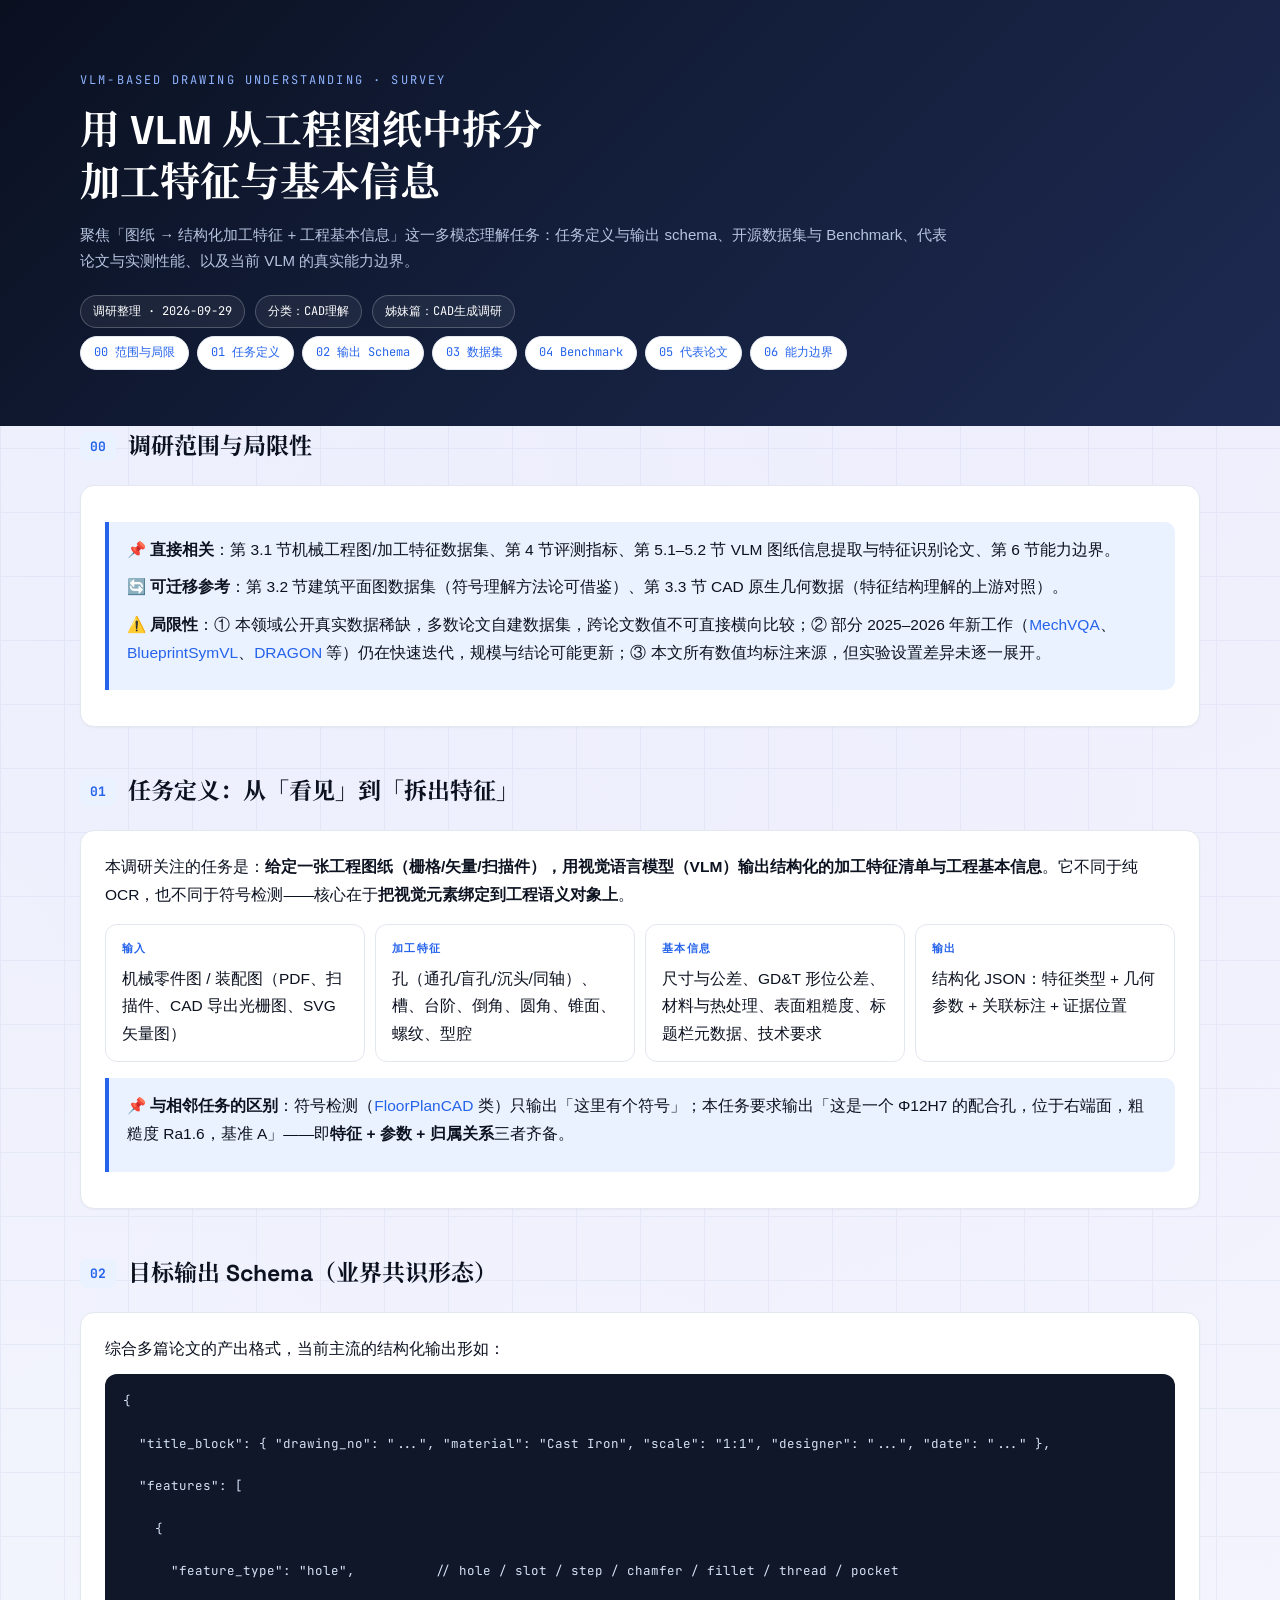
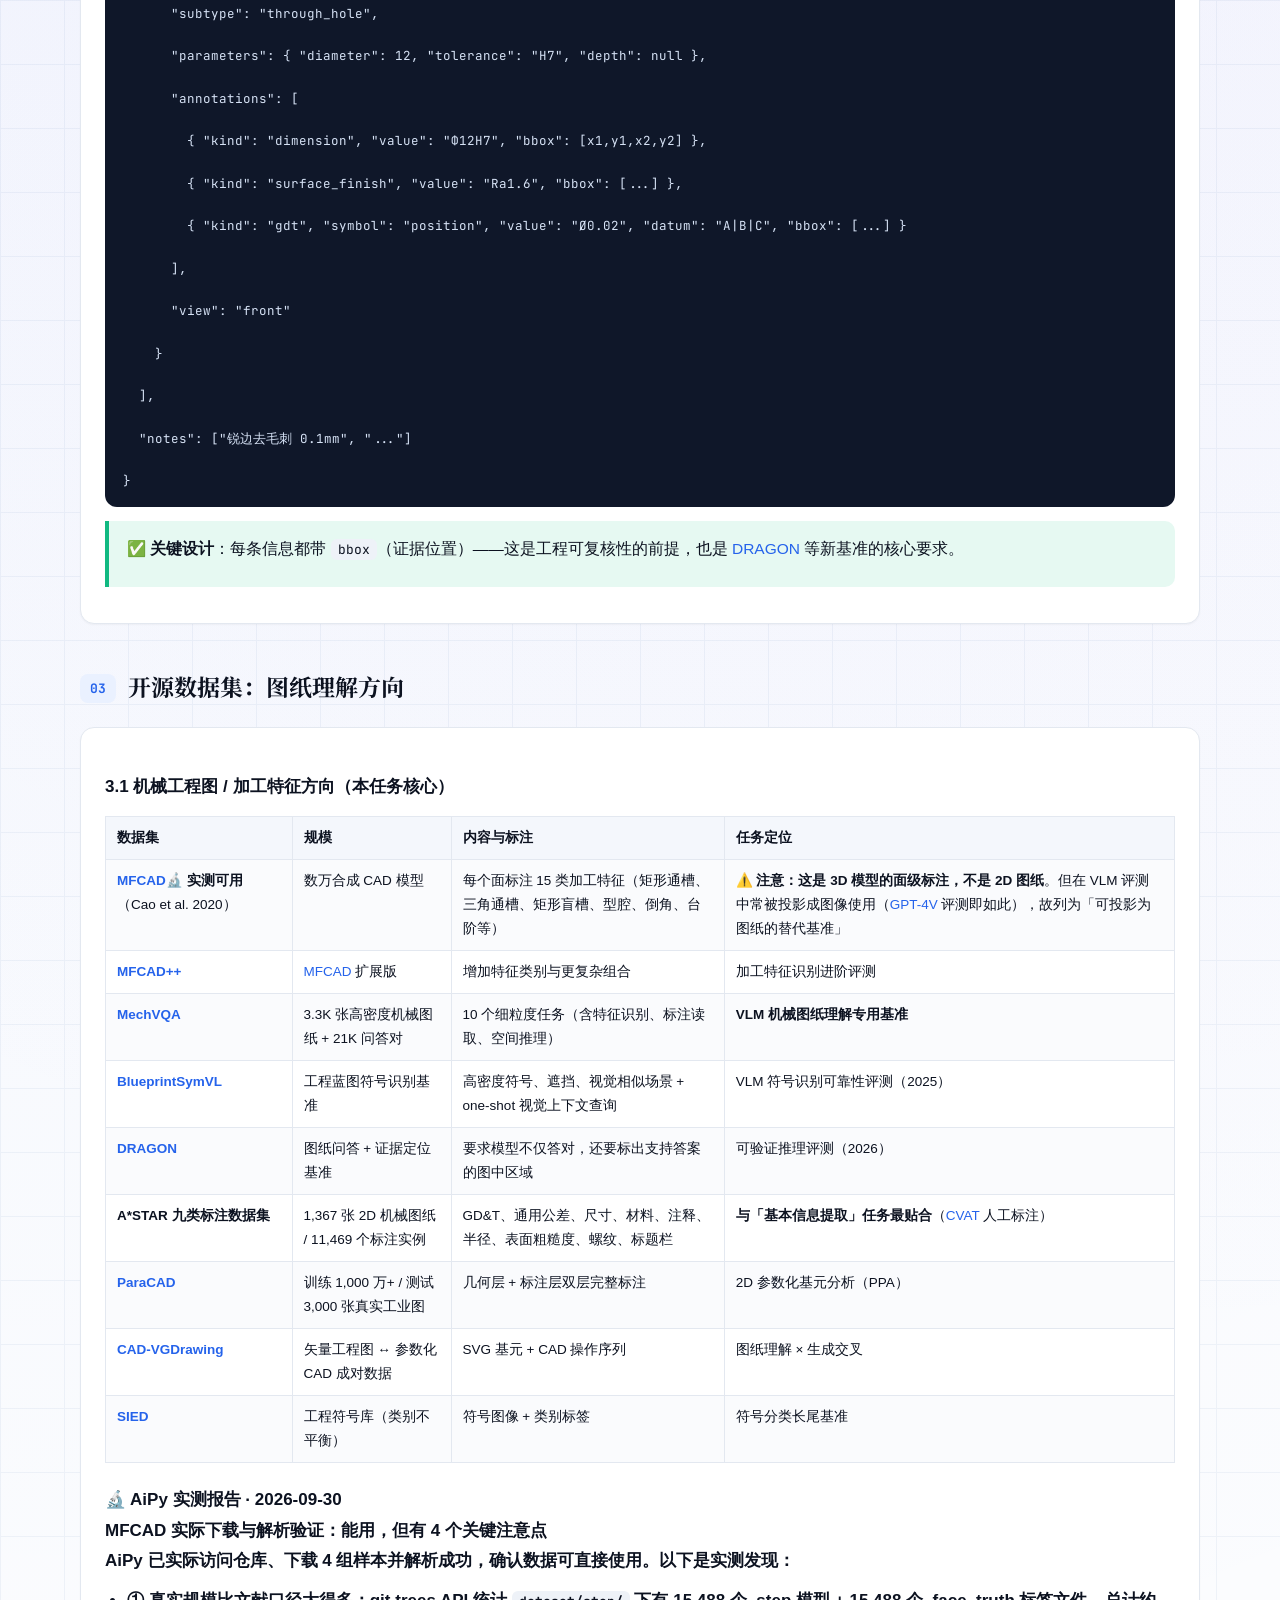
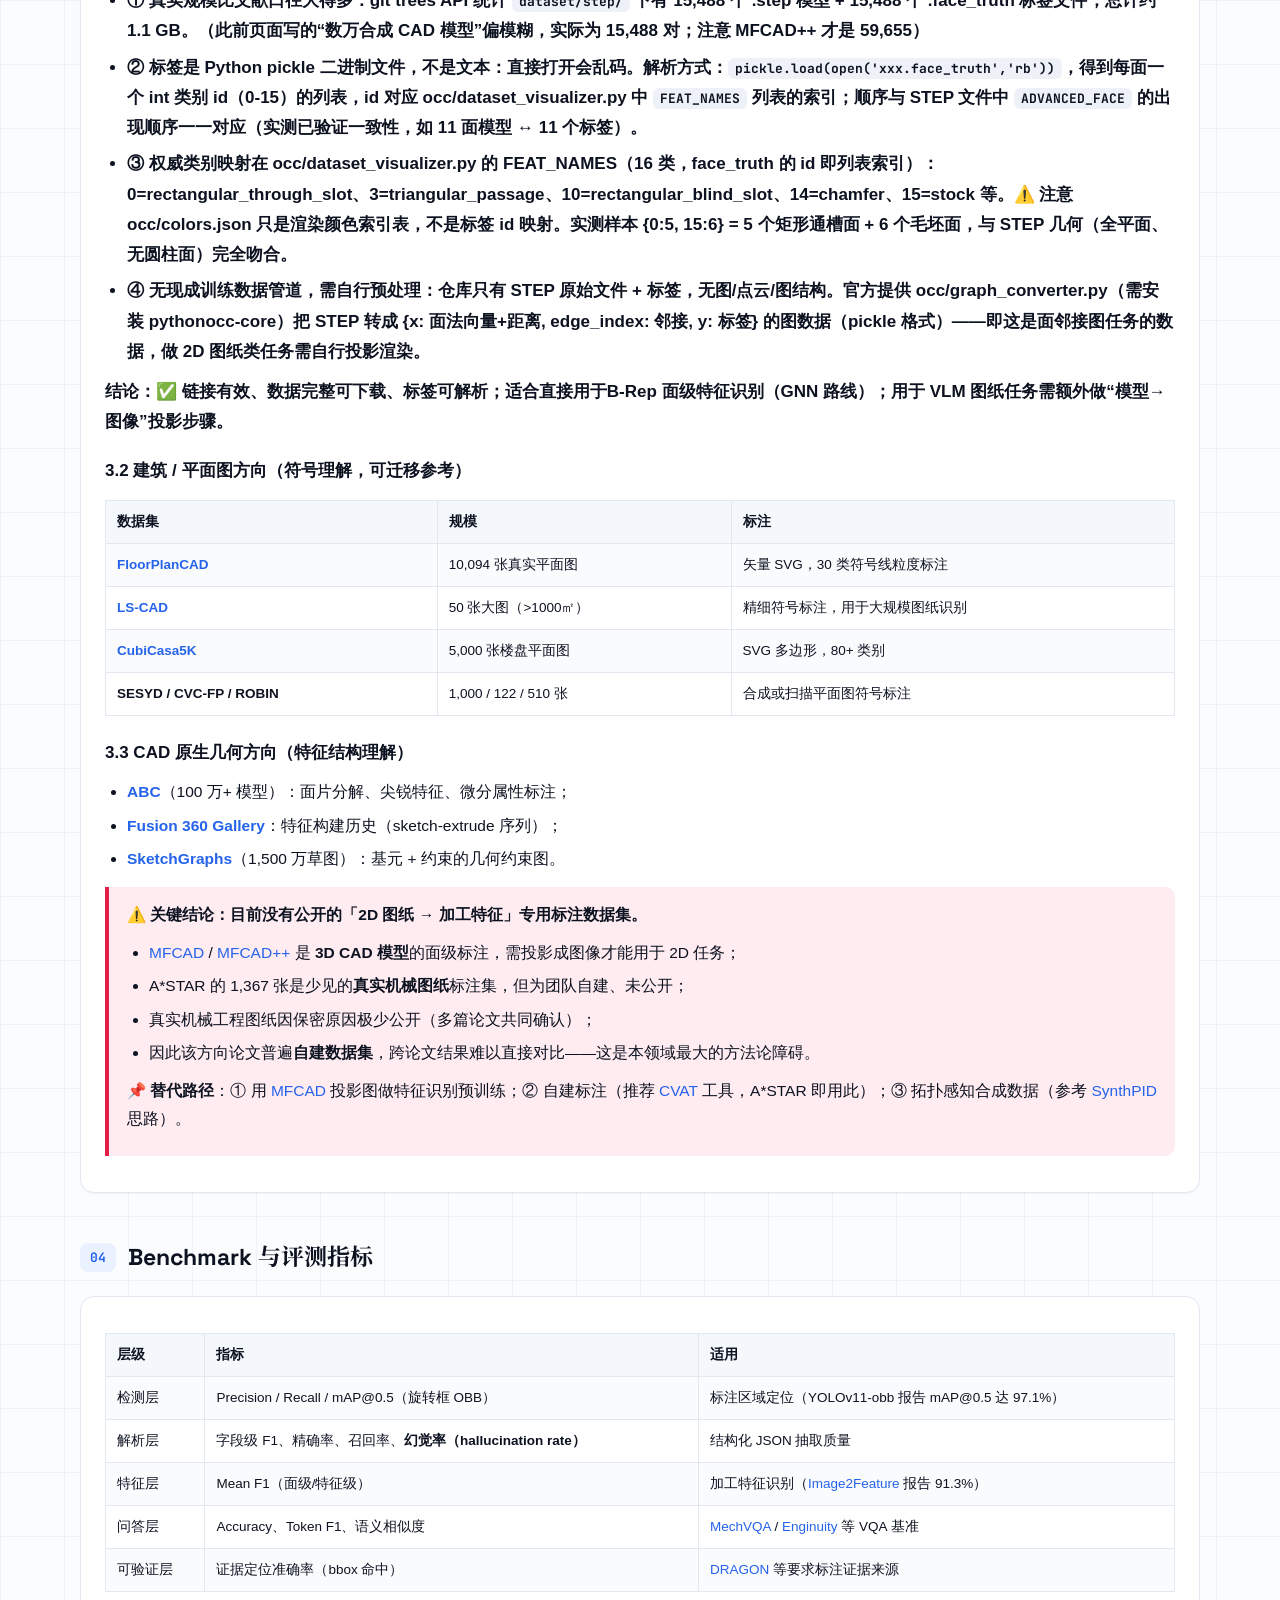
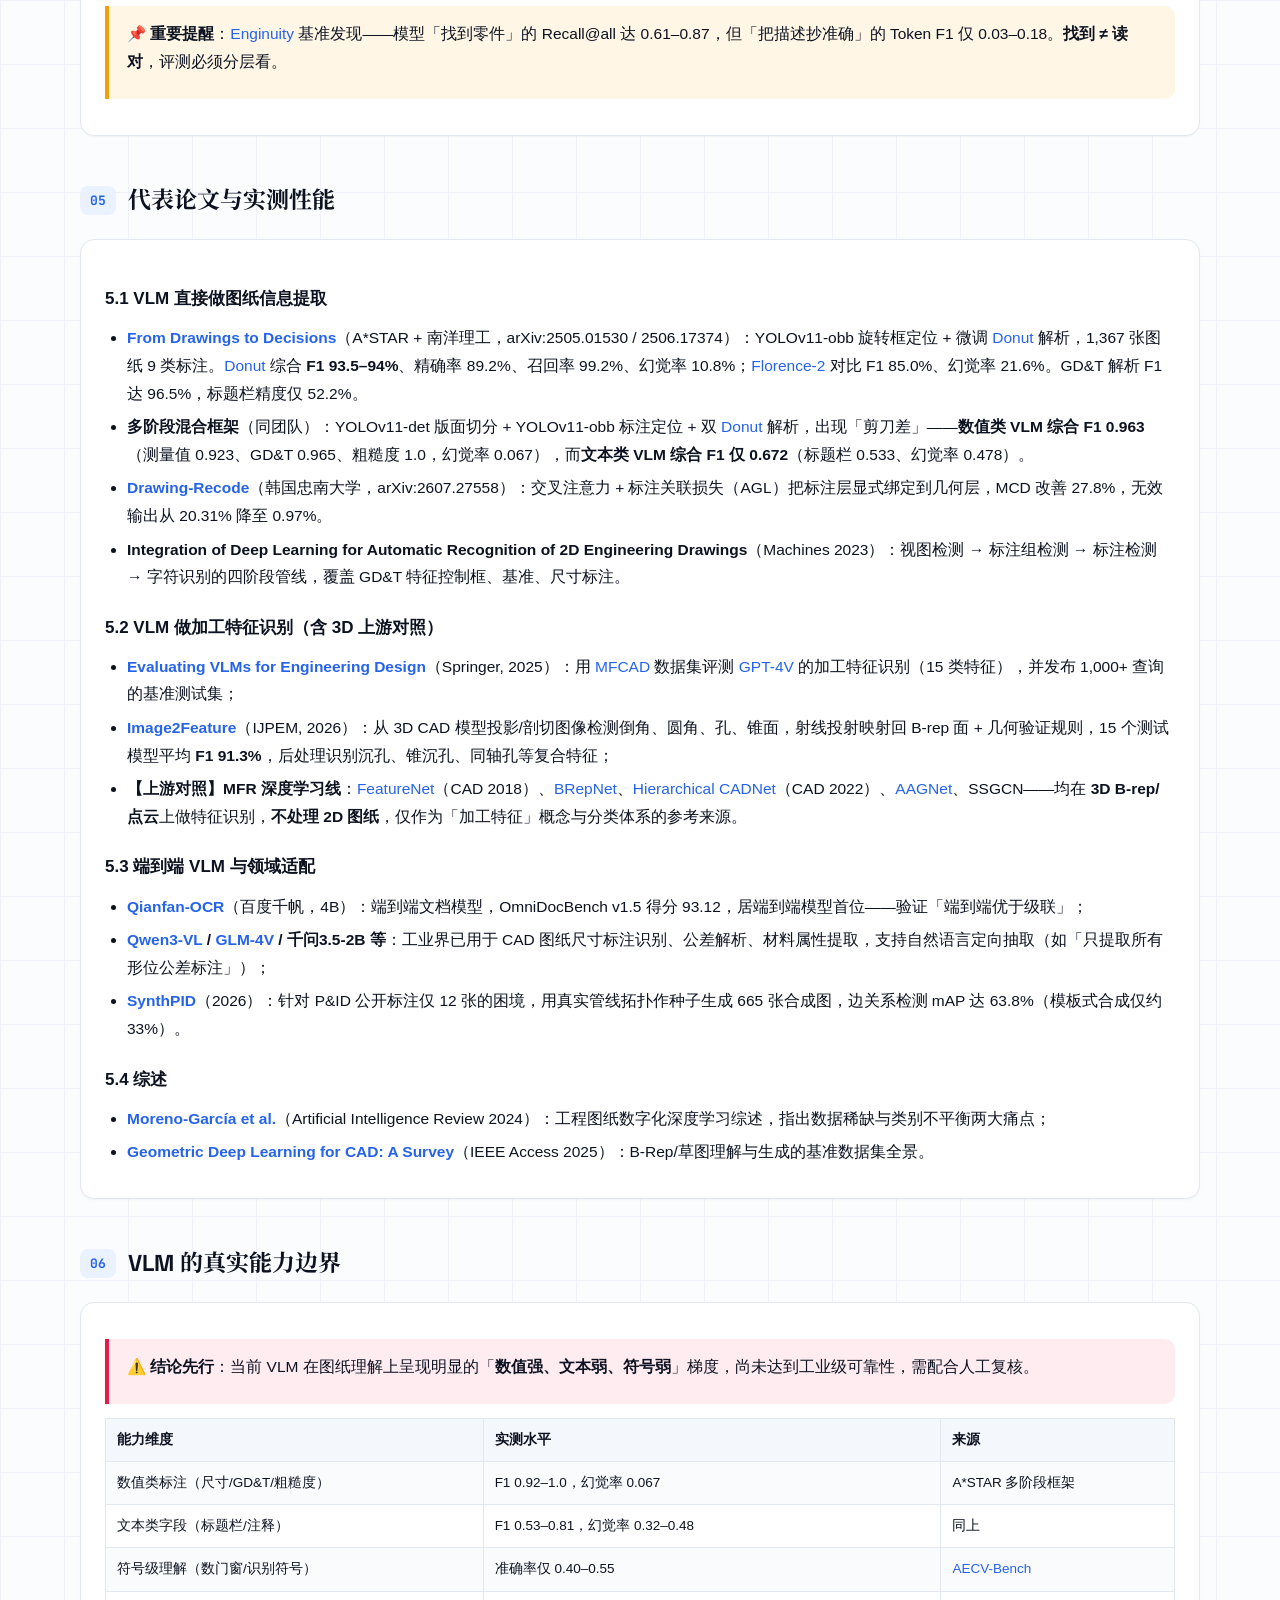
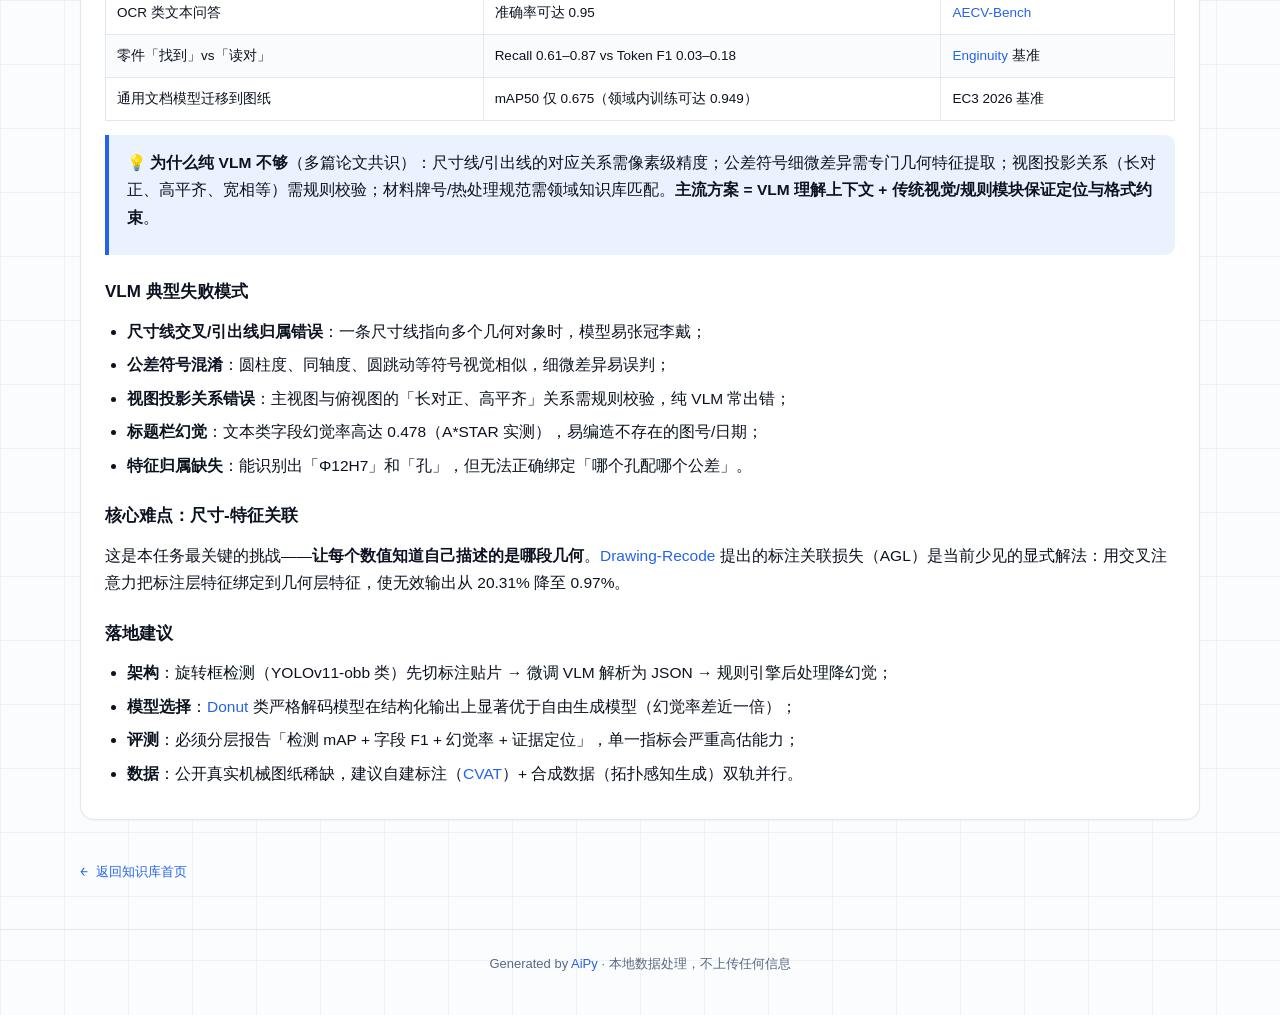
<file: notes/CAD理解/CAD_理解_VLM图纸特征解析调研.html>
<!DOCTYPE html>

<html lang="zh-CN">

<head>

<meta charset="UTF-8">

<meta name="viewport" content="width=device-width, initial-scale=1.0">

<meta name="description" content="多模态 CAD 图纸理解调研：用 VLM 从工程图纸中拆分加工特征（孔/槽/台阶/倒角/螺纹）与基本信息（尺寸/GD&T/材料/粗糙度/标题栏），梳理开源数据集、Benchmark 与代表论文。">

<title>用 VLM 从图纸拆分加工特征与基本信息 · 开源数据 / Benchmark / 论文调研</title>

<link rel="preconnect" href="https://fonts.googleapis.com">

<link rel="preconnect" href="https://fonts.gstatic.com" crossorigin>

<link href="https://fonts.googleapis.com/css2?family=Space+Grotesk:wght@400;500;700&family=Noto+Serif+SC:wght@400;600;700;900&family=JetBrains+Mono:wght@400;600&display=swap" rel="stylesheet">

<style>

:root{

  --ink:#0C1220; --sub:#5C6880; --line:#E3E8F0; --line-2:#EEF2F8;

  --bg:#FBFCFE; --card:#FFFFFF;

  --blue:#2563EB; --blue-soft:#EAF1FF;

  --cyan:#06B6D4; --cyan-soft:#E4FAFE;

  --amber:#F59E0B; --amber-soft:#FFF6E5;

  --green:#10B981; --green-soft:#E6F9F2;

  --violet:#7C3AED; --violet-soft:#F3EDFF;

  --rose:#E11D48; --rose-soft:#FFECF1;

  --mono:'JetBrains Mono',ui-monospace,monospace;

  --display:'Space Grotesk','Noto Serif SC',sans-serif;

  --sans:-apple-system,BlinkMacSystemFont,'Segoe UI','Noto Sans SC','PingFang SC','Microsoft YaHei',sans-serif;

  --wrap:1180px;

}

*{margin:0;padding:0;box-sizing:border-box}

html{scroll-behavior:smooth}

body{background:var(--bg);color:var(--ink);font-family:var(--sans);line-height:1.78;font-size:15.5px;

  background-image:radial-gradient(circle at 12% 8%,rgba(37,99,235,.05),transparent 42%),

  radial-gradient(circle at 88% 4%,rgba(124,58,237,.045),transparent 38%),

  linear-gradient(var(--line-2) 1px,transparent 1px),linear-gradient(90deg,var(--line-2) 1px,transparent 1px);

  background-size:auto,auto,64px 64px,64px 64px}

.wrap{max-width:var(--wrap);margin:0 auto;padding:0 30px}

.hero{position:relative;overflow:hidden;color:#fff;background:linear-gradient(135deg,#0A1020 0%,#131E3A 46%,#1E2A52 100%);padding:70px 0 56px}

.hero .kicker{font-family:var(--mono);font-size:12px;letter-spacing:.18em;text-transform:uppercase;color:#8FB3FF;margin-bottom:14px}

.hero h1{font-family:var(--display);font-size:clamp(25px,3.8vw,40px);line-height:1.28;font-weight:700}

.hero .sub{margin-top:14px;color:#B7C4E0;font-size:15px;max-width:880px}

.hero .meta{margin-top:20px;display:flex;flex-wrap:wrap;gap:10px}

.hero .meta span{font-family:var(--mono);font-size:12px;padding:5px 12px;border:1px solid rgba(255,255,255,.22);border-radius:999px;background:rgba(255,255,255,.06)}

main{padding:46px 0 60px}

section{margin-bottom:44px}

h2{font-family:var(--display);font-size:23px;display:flex;align-items:center;gap:12px;margin-bottom:18px}

h2 .no{font-family:var(--mono);font-size:13px;color:var(--blue);background:var(--blue-soft);border-radius:8px;padding:3px 10px}

h3{font-size:17px;margin:22px 0 10px}

.card{background:var(--card);border:1px solid var(--line);border-radius:14px;padding:22px 24px;box-shadow:0 1px 2px rgba(12,18,32,.04);margin-bottom:14px}

p{margin-bottom:10px}

ul{padding-left:22px;margin-bottom:10px}

li{margin-bottom:6px}

table{width:100%;border-collapse:collapse;font-size:13.5px;margin:14px 0}

th{background:#F4F7FC;text-align:left;padding:9px 11px;border:1px solid var(--line);font-weight:600}

td{padding:9px 11px;border:1px solid var(--line);vertical-align:top}

tr:nth-child(even) td{background:#FAFBFD}

.hl{background:var(--amber-soft);border-left:4px solid var(--amber);border-radius:0 10px 10px 0;padding:14px 18px;margin:14px 0}

.ok{background:var(--green-soft);border-left:4px solid var(--green);border-radius:0 10px 10px 0;padding:14px 18px;margin:14px 0}

.warn{background:var(--rose-soft);border-left:4px solid var(--rose);border-radius:0 10px 10px 0;padding:14px 18px;margin:14px 0}

.info{background:var(--blue-soft);border-left:4px solid var(--blue);border-radius:0 10px 10px 0;padding:14px 18px;margin:14px 0}

.flow{display:flex;flex-wrap:wrap;gap:10px;margin:16px 0}

.flow .step{flex:1 1 170px;background:var(--card);border:1px solid var(--line);border-radius:12px;padding:14px 16px}

.flow .step b{display:block;font-family:var(--mono);font-size:11px;color:var(--blue);letter-spacing:.12em;margin-bottom:6px}

a{color:var(--blue);text-decoration:none}

a:hover{text-decoration:underline}

code{font-family:var(--mono);font-size:13px;background:var(--line-2);border-radius:6px;padding:2px 7px}

pre{background:#0F1729;color:#D6E2F5;border-radius:12px;padding:16px 18px;overflow-x:auto;font-family:var(--mono);font-size:12.5px;line-height:1.7;margin:12px 0}

.toc{display:flex;flex-wrap:wrap;gap:8px;margin-top:8px}

.toc a{font-family:var(--mono);font-size:12px;border:1px solid var(--line);border-radius:999px;padding:5px 13px;background:var(--card)}

.back{display:inline-block;margin:26px 0 0;font-family:var(--mono);font-size:13px}

footer{border-top:1px solid var(--line);padding:22px 0 40px;color:var(--sub);font-size:13px;text-align:center}

@media(max-width:640px){.wrap{padding:0 18px}.hero{padding:48px 0 40px}table{font-size:12.5px}}

</style>

</head>

<body>

<header class="hero">

  <div class="wrap">

    <div class="kicker">VLM-based Drawing Understanding · Survey</div>

    <h1>用 VLM 从工程图纸中拆分<br>加工特征与基本信息</h1>

    <p class="sub">聚焦「图纸 → 结构化加工特征 + 工程基本信息」这一多模态理解任务：任务定义与输出 schema、开源数据集与 Benchmark、代表论文与实测性能、以及当前 VLM 的真实能力边界。</p>

    <div class="meta"><span>调研整理 · 2026-09-29</span><span>分类：CAD理解</span><span>姊妹篇：CAD生成调研</span></div>

    <nav class="toc">

      <a href="#s0">00 范围与局限</a><a href="#s1">01 任务定义</a><a href="#s2">02 输出 Schema</a><a href="#s3">03 数据集</a><a href="#s4">04 Benchmark</a><a href="#s5">05 代表论文</a><a href="#s6">06 能力边界</a>

    </nav>

  </div>

</header>

<main class="wrap">

<section id="s0">

  <h2><span class="no">00</span>调研范围与局限性</h2>

  <div class="card">

    <div class="info"><p>📌 <b>直接相关</b>：第 3.1 节机械工程图/加工特征数据集、第 4 节评测指标、第 5.1–5.2 节 VLM 图纸信息提取与特征识别论文、第 6 节能力边界。</p>

    <p>🔄 <b>可迁移参考</b>：第 3.2 节建筑平面图数据集（符号理解方法论可借鉴）、第 3.3 节 CAD 原生几何数据（特征结构理解的上游对照）。</p>

    <p>⚠️ <b>局限性</b>：① 本领域公开真实数据稀缺，多数论文自建数据集，跨论文数值不可直接横向比较；② 部分 2025–2026 年新工作（<a href="https://arxiv.org/abs/2505.14646" target="_blank" rel="noopener">MechVQA</a>、<a href="https://www.ebiotrade.com/newsf/2025-11/20251117003048171.htm" target="_blank" rel="noopener">BlueprintSymVL</a>、<a href="https://page.sm.cn/blm/video-page-710/video?h=www.bilibili.com&id=26_3c92af0f6d1a379ea81510ef14d5a502" target="_blank" rel="noopener">DRAGON</a> 等）仍在快速迭代，规模与结论可能更新；③ 本文所有数值均标注来源，但实验设置差异未逐一展开。</p></div>

  </div>

</section>

<section id="s1">

  <h2><span class="no">01</span>任务定义：从「看见」到「拆出特征」</h2>

  <div class="card">

    <p>本调研关注的任务是：<b>给定一张工程图纸（栅格/矢量/扫描件），用视觉语言模型（VLM）输出结构化的加工特征清单与工程基本信息</b>。它不同于纯 OCR，也不同于符号检测——核心在于<b>把视觉元素绑定到工程语义对象上</b>。</p>

    <div class="flow">

      <div class="step"><b>输入</b>机械零件图 / 装配图（PDF、扫描件、CAD 导出光栅图、SVG 矢量图）</div>

      <div class="step"><b>加工特征</b>孔（通孔/盲孔/沉头/同轴）、槽、台阶、倒角、圆角、锥面、螺纹、型腔</div>

      <div class="step"><b>基本信息</b>尺寸与公差、GD&amp;T 形位公差、材料与热处理、表面粗糙度、标题栏元数据、技术要求</div>

      <div class="step"><b>输出</b>结构化 JSON：特征类型 + 几何参数 + 关联标注 + 证据位置</div>

    </div>

    <div class="info"><p>📌 <b>与相邻任务的区别</b>：符号检测（<a href="https://floorplancad.github.io/" target="_blank" rel="noopener">FloorPlanCAD</a> 类）只输出「这里有个符号」；本任务要求输出「这是一个 Φ12H7 的配合孔，位于右端面，粗糙度 Ra1.6，基准 A」——即<b>特征 + 参数 + 归属关系</b>三者齐备。</p></div>

  </div>

</section>

<section id="s2">

  <h2><span class="no">02</span>目标输出 Schema（业界共识形态）</h2>

  <div class="card">

    <p>综合多篇论文的产出格式，当前主流的结构化输出形如：</p>

    <pre>{

  "title_block": { "drawing_no": "...", "material": "Cast Iron", "scale": "1:1", "designer": "...", "date": "..." },

  "features": [

    {

      "feature_type": "hole",          // hole / slot / step / chamfer / fillet / thread / pocket

      "subtype": "through_hole",

      "parameters": { "diameter": 12, "tolerance": "H7", "depth": null },

      "annotations": [

        { "kind": "dimension", "value": "Φ12H7", "bbox": [x1,y1,x2,y2] },

        { "kind": "surface_finish", "value": "Ra1.6", "bbox": [...] },

        { "kind": "gdt", "symbol": "position", "value": "Ø0.02", "datum": "A|B|C", "bbox": [...] }

      ],

      "view": "front"

    }

  ],

  "notes": ["锐边去毛刺 0.1mm", "..."]

}</pre>

    <div class="ok"><p>✅ <b>关键设计</b>：每条信息都带 <code>bbox</code>（证据位置）——这是工程可复核性的前提，也是 <a href="https://page.sm.cn/blm/video-page-710/video?h=www.bilibili.com&id=26_3c92af0f6d1a379ea81510ef14d5a502" target="_blank" rel="noopener">DRAGON</a> 等新基准的核心要求。</p></div>

  </div>

</section>

<section id="s3">

  <h2><span class="no">03</span>开源数据集：图纸理解方向</h2>

  <div class="card">

    <h3>3.1 机械工程图 / 加工特征方向（本任务核心）</h3>

    <table>

      <tr><th>数据集</th><th>规模</th><th>内容与标注</th><th>任务定位</th></tr>

      <tr><td><b><a href="https://github.com/hducg/MFCAD" target="_blank" rel="noopener">MFCAD</a><span class="tag-open" title="AiPy 已实际下载并解析验证">🔬 实测可用</span></b>（Cao et al. 2020）</td><td>数万合成 CAD 模型</td><td>每个面标注 15 类加工特征（矩形通槽、三角通槽、矩形盲槽、型腔、倒角、台阶等）</td><td>⚠️ <b>注意：这是 3D 模型的面级标注，不是 2D 图纸</b>。但在 VLM 评测中常被投影成图像使用（<a href="https://arxiv.org/abs/2309.17421" target="_blank" rel="noopener">GPT-4V</a> 评测即如此），故列为「可投影为图纸的替代基准」</td></tr>

      <tr><td><b><a href="https://github.com/hducg/MFCAD" target="_blank" rel="noopener">MFCAD++</a></b></td><td><a href="https://github.com/hducg/MFCAD" target="_blank" rel="noopener">MFCAD</a> 扩展版</td><td>增加特征类别与更复杂组合</td><td>加工特征识别进阶评测</td></tr>

      <tr><td><b><a href="https://arxiv.org/abs/2605.30794" target="_blank" rel="noopener">MechVQA</a></b></td><td>3.3K 张高密度机械图纸 + 21K 问答对</td><td>10 个细粒度任务（含特征识别、标注读取、空间推理）</td><td><b>VLM 机械图纸理解专用基准</b></td></tr>

      <tr><td><b><a href="https://www.ebiotrade.com/newsf/2025-11/20251117003048171.htm" target="_blank" rel="noopener">BlueprintSymVL</a></b></td><td>工程蓝图符号识别基准</td><td>高密度符号、遮挡、视觉相似场景 + one-shot 视觉上下文查询</td><td>VLM 符号识别可靠性评测（2025）</td></tr>

      <tr><td><b><a href="https://page.sm.cn/blm/video-page-710/video?h=www.bilibili.com&id=26_3c92af0f6d1a379ea81510ef14d5a502" target="_blank" rel="noopener">DRAGON</a></b></td><td>图纸问答 + 证据定位基准</td><td>要求模型不仅答对，还要标出支持答案的图中区域</td><td>可验证推理评测（2026）</td></tr>

      <tr><td><b>A*STAR 九类标注数据集</b></td><td>1,367 张 2D 机械图纸 / 11,469 个标注实例</td><td>GD&amp;T、通用公差、尺寸、材料、注释、半径、表面粗糙度、螺纹、标题栏</td><td><b>与「基本信息提取」任务最贴合</b>（<a href="https://www.cvat.ai/" target="_blank" rel="noopener">CVAT</a> 人工标注）</td></tr>

      <tr><td><b><a href="https://arxiv.org/abs/2504.13178" target="_blank" rel="noopener">ParaCAD</a></b></td><td>训练 1,000 万+ / 测试 3,000 张真实工业图</td><td>几何层 + 标注层双层完整标注</td><td>2D 参数化基元分析（PPA）</td></tr>

      <tr><td><b><a href="https://github.com/lllssc/Drawing2CAD" target="_blank" rel="noopener">CAD-VGDrawing</a></b></td><td>矢量工程图 ↔ 参数化 CAD 成对数据</td><td>SVG 基元 + CAD 操作序列</td><td>图纸理解 × 生成交叉</td></tr>

      <tr><td><b><a href="https://link.springer.com/chapter/10.1007/978-3-030-48791-1_16" target="_blank" rel="noopener">SIED</a></b></td><td>工程符号库（类别不平衡）</td><td>符号图像 + 类别标签</td><td>符号分类长尾基准</td></tr>

    </table>

    <h3>
<div class="box" style="border-color:rgba(61,220,151,.4);margin:18px 0">
<span class="tg" style="color:var(--grn)">🔬 AiPy 实测报告 · 2026-09-30</span>
<h4>MFCAD 实际下载与解析验证：能用，但有 4 个关键注意点</h4>
<p>AiPy 已实际访问仓库、下载 4 组样本并解析成功，确认<b>数据可直接使用</b>。以下是实测发现：</p>
<ul style="margin-top:8px">
<li><b>① 真实规模比文献口径大得多</b>：git trees API 统计 <code>dataset/step/</code> 下有 <b>15,488 个 .step 模型 + 15,488 个 .face_truth 标签文件</b>，总计约 <b>1.1 GB</b>。（此前页面写的“数万合成 CAD 模型”偏模糊，实际为 15,488 对；注意 MFCAD++ 才是 59,655）</li>
<li><b>② 标签是 Python pickle 二进制文件，不是文本</b>：直接打开会乱码。解析方式：<code>pickle.load(open('xxx.face_truth','rb'))</code>，得到每面一个 int 类别 id（0-15）的列表，id 对应 occ/dataset_visualizer.py 中 <code>FEAT_NAMES</code> 列表的索引；顺序与 STEP 文件中 <code>ADVANCED_FACE</code> 的出现顺序一一对应（实测已验证一致性，如 11 面模型 ↔ 11 个标签）。</li>
<li><b>③ 权威类别映射在 occ/dataset_visualizer.py 的 FEAT_NAMES</b>（16 类，face_truth 的 id 即列表索引）：0=rectangular_through_slot、3=triangular_passage、10=rectangular_blind_slot、14=chamfer、<b>15=stock</b> 等。⚠️ 注意 occ/colors.json 只是渲染颜色索引表，<b>不是</b>标签 id 映射。实测样本 {0:5, 15:6} = 5 个矩形通槽面 + 6 个毛坯面，与 STEP 几何（全平面、无圆柱面）完全吻合。</li>
<li><b>④ 无现成训练数据管道，需自行预处理</b>：仓库只有 STEP 原始文件 + 标签，无图/点云/图结构。官方提供 occ/graph_converter.py（需安装 <b>pythonocc-core</b>）把 STEP 转成 {x: 面法向量+距离, edge_index: 邻接, y: 标签} 的图数据（pickle 格式）——即这是<b>面邻接图</b>任务的数据，做 2D 图纸类任务需自行投影渲染。</li>
</ul>
<p style="margin-top:8px"><b>结论：</b>✅ 链接有效、数据完整可下载、标签可解析；适合直接用于<b>B-Rep 面级特征识别</b>（GNN 路线）；用于 VLM 图纸任务需额外做“模型→图像”投影步骤。</p>
</div>
3.2 建筑 / 平面图方向（符号理解，可迁移参考）</h3>

    <table>

      <tr><th>数据集</th><th>规模</th><th>标注</th></tr>

      <tr><td><b><a href="https://floorplancad.github.io/" target="_blank" rel="noopener">FloorPlanCAD</a></b></td><td>10,094 张真实平面图</td><td>矢量 SVG，30 类符号线粒度标注</td></tr>

      <tr><td><b><a href="https://m.blog.csdn.net/qihshe/article/details/148867065" target="_blank" rel="noopener">LS-CAD</a></b></td><td>50 张大图（&gt;1000㎡）</td><td>精细符号标注，用于大规模图纸识别</td></tr>

      <tr><td><b><a href="https://github.com/CubiCasa/CubiCasa5k" target="_blank" rel="noopener">CubiCasa5K</a></b></td><td>5,000 张楼盘平面图</td><td>SVG 多边形，80+ 类别</td></tr>

      <tr><td><b>SESYD / CVC-FP / ROBIN</b></td><td>1,000 / 122 / 510 张</td><td>合成或扫描平面图符号标注</td></tr>

    </table>

    <h3>3.3 CAD 原生几何方向（特征结构理解）</h3>

    <ul>

      <li><b><a href="https://deep-geometry.github.io/abc-dataset/" target="_blank" rel="noopener">ABC</a></b>（100 万+ 模型）：面片分解、尖锐特征、微分属性标注；</li>

      <li><b><a href="https://github.com/AutodeskAILab/Fusion360GalleryDataset" target="_blank" rel="noopener">Fusion 360 Gallery</a></b>：特征构建历史（sketch-extrude 序列）；</li>

      <li><b><a href="https://github.com/PrincetonLIPS/SketchGraphs" target="_blank" rel="noopener">SketchGraphs</a></b>（1,500 万草图）：基元 + 约束的几何约束图。</li>

    </ul>

    <div class="warn"><p>⚠️ <b>关键结论：目前没有公开的「2D 图纸 → 加工特征」专用标注数据集。</b></p>

    <ul>

      <li><a href="https://github.com/hducg/MFCAD" target="_blank" rel="noopener">MFCAD</a> / <a href="https://github.com/hducg/MFCAD" target="_blank" rel="noopener">MFCAD++</a> 是 <b>3D CAD 模型</b>的面级标注，需投影成图像才能用于 2D 任务；</li>

      <li>A*STAR 的 1,367 张是少见的<b>真实机械图纸</b>标注集，但为团队自建、未公开；</li>

      <li>真实机械工程图纸因保密原因极少公开（多篇论文共同确认）；</li>

      <li>因此该方向论文普遍<b>自建数据集</b>，跨论文结果难以直接对比——这是本领域最大的方法论障碍。</li>

    </ul>

    <p>📌 <b>替代路径</b>：① 用 <a href="https://github.com/hducg/MFCAD" target="_blank" rel="noopener">MFCAD</a> 投影图做特征识别预训练；② 自建标注（推荐 <a href="https://www.cvat.ai/" target="_blank" rel="noopener">CVAT</a> 工具，A*STAR 即用此）；③ 拓扑感知合成数据（参考 <a href="https://m.sohu.com/a/1033577577_122155911" target="_blank" rel="noopener">SynthPID</a> 思路）。</p></div>

  </div>

</section>

<section id="s4">

  <h2><span class="no">04</span>Benchmark 与评测指标</h2>

  <div class="card">

    <table>

      <tr><th>层级</th><th>指标</th><th>适用</th></tr>

      <tr><td>检测层</td><td>Precision / Recall / mAP@0.5（旋转框 OBB）</td><td>标注区域定位（YOLOv11-obb 报告 mAP@0.5 达 97.1%）</td></tr>

      <tr><td>解析层</td><td>字段级 F1、精确率、召回率、<b>幻觉率（hallucination rate）</b></td><td>结构化 JSON 抽取质量</td></tr>

      <tr><td>特征层</td><td>Mean F1（面级/特征级）</td><td>加工特征识别（<a href="https://link.springer.com/journal/12541" target="_blank" rel="noopener">Image2Feature</a> 报告 91.3%）</td></tr>

      <tr><td>问答层</td><td>Accuracy、Token F1、语义相似度</td><td><a href="https://arxiv.org/abs/2605.30794" target="_blank" rel="noopener">MechVQA</a> / <a href="https://arxiv.org/abs/2606.03410" target="_blank" rel="noopener">Enginuity</a> 等 VQA 基准</td></tr>

      <tr><td>可验证层</td><td>证据定位准确率（bbox 命中）</td><td><a href="https://page.sm.cn/blm/video-page-710/video?h=www.bilibili.com&id=26_3c92af0f6d1a379ea81510ef14d5a502" target="_blank" rel="noopener">DRAGON</a> 等要求标注证据来源</td></tr>

    </table>

    <div class="hl"><p>📌 <b>重要提醒</b>：<a href="https://arxiv.org/abs/2606.03410" target="_blank" rel="noopener">Enginuity</a> 基准发现——模型「找到零件」的 Recall@all 达 0.61–0.87，但「把描述抄准确」的 Token F1 仅 0.03–0.18。<b>找到 ≠ 读对</b>，评测必须分层看。</p></div>

  </div>

</section>

<section id="s5">

  <h2><span class="no">05</span>代表论文与实测性能</h2>

  <div class="card">

    <h3>5.1 VLM 直接做图纸信息提取</h3>

    <ul>

      <li><b><a href="https://arxiv.org/abs/2505.01530" target="_blank" rel="noopener">From Drawings to Decisions</a></b>（A*STAR + 南洋理工，arXiv:2505.01530 / 2506.17374）：YOLOv11-obb 旋转框定位 + 微调 <a href="https://github.com/clovaai/donut" target="_blank" rel="noopener">Donut</a> 解析，1,367 张图纸 9 类标注。<a href="https://github.com/clovaai/donut" target="_blank" rel="noopener">Donut</a> 综合 <b>F1 93.5–94%</b>、精确率 89.2%、召回率 99.2%、幻觉率 10.8%；<a href="https://huggingface.co/microsoft/Florence-2-large" target="_blank" rel="noopener">Florence-2</a> 对比 F1 85.0%、幻觉率 21.6%。GD&amp;T 解析 F1 达 96.5%，标题栏精度仅 52.2%。</li>

      <li><b>多阶段混合框架</b>（同团队）：YOLOv11-det 版面切分 + YOLOv11-obb 标注定位 + 双 <a href="https://github.com/clovaai/donut" target="_blank" rel="noopener">Donut</a> 解析，出现「剪刀差」——<b>数值类 VLM 综合 F1 0.963</b>（测量值 0.923、GD&amp;T 0.965、粗糙度 1.0，幻觉率 0.067），而<b>文本类 VLM 综合 F1 仅 0.672</b>（标题栏 0.533、幻觉率 0.478）。</li>

      <li><b><a href="https://arxiv.org/abs/2607.27558" target="_blank" rel="noopener">Drawing-Recode</a></b>（韩国忠南大学，arXiv:2607.27558）：交叉注意力 + 标注关联损失（AGL）把标注层显式绑定到几何层，MCD 改善 27.8%，无效输出从 20.31% 降至 0.97%。</li>

      <li><b>Integration of Deep Learning for Automatic Recognition of 2D Engineering Drawings</b>（Machines 2023）：视图检测 → 标注组检测 → 标注检测 → 字符识别的四阶段管线，覆盖 GD&amp;T 特征控制框、基准、尺寸标注。</li>

    </ul>

    <h3>5.2 VLM 做加工特征识别（含 3D 上游对照）</h3>

    <ul>

      <li><b><a href="https://link.springer.com/article/10.1007/s00163-025-00442-6" target="_blank" rel="noopener">Evaluating VLMs for Engineering Design</a></b>（Springer, 2025）：用 <a href="https://github.com/hducg/MFCAD" target="_blank" rel="noopener">MFCAD</a> 数据集评测 <a href="https://arxiv.org/abs/2309.17421" target="_blank" rel="noopener">GPT-4V</a> 的加工特征识别（15 类特征），并发布 1,000+ 查询的基准测试集；</li>

      <li><b><a href="https://link.springer.com/journal/12541" target="_blank" rel="noopener">Image2Feature</a></b>（IJPEM, 2026）：从 3D CAD 模型投影/剖切图像检测倒角、圆角、孔、锥面，射线投射映射回 B-rep 面 + 几何验证规则，15 个测试模型平均 <b>F1 91.3%</b>，后处理识别沉孔、锥沉孔、同轴孔等复合特征；</li>

      <li><b>【上游对照】MFR 深度学习线</b>：<a href="https://github.com/zibozzb/FeatureNet" target="_blank" rel="noopener">FeatureNet</a>（CAD 2018）、<a href="https://github.com/AutodeskAILab/BRepNet" target="_blank" rel="noopener">BRepNet</a>、<a href="https://arxiv.org/abs/2202.04307" target="_blank" rel="noopener">Hierarchical CADNet</a>（CAD 2022）、<a href="https://github.com/whjdark/AAGNet" target="_blank" rel="noopener">AAGNet</a>、SSGCN——均在 <b>3D B-rep/点云</b>上做特征识别，<b>不处理 2D 图纸</b>，仅作为「加工特征」概念与分类体系的参考来源。</li>

    </ul>

    <h3>5.3 端到端 VLM 与领域适配</h3>

    <ul>

      <li><b><a href="https://huggingface.co/baidu/Qianfan-OCR" target="_blank" rel="noopener">Qianfan-OCR</a></b>（百度千帆，4B）：端到端文档模型，OmniDocBench v1.5 得分 93.12，居端到端模型首位——验证「端到端优于级联」；</li>

      <li><b><a href="https://huggingface.co/Qwen" target="_blank" rel="noopener">Qwen3-VL</a> / <a href="https://huggingface.co/THUDM" target="_blank" rel="noopener">GLM-4V</a> / 千问3.5-2B 等</b>：工业界已用于 CAD 图纸尺寸标注识别、公差解析、材料属性提取，支持自然语言定向抽取（如「只提取所有形位公差标注」）；</li>

      <li><b><a href="https://m.sohu.com/a/1033577577_122155911" target="_blank" rel="noopener">SynthPID</a></b>（2026）：针对 P&amp;ID 公开标注仅 12 张的困境，用真实管线拓扑作种子生成 665 张合成图，边关系检测 mAP 达 63.8%（模板式合成仅约 33%）。</li>

    </ul>

    <h3>5.4 综述</h3>

    <ul>

      <li><b><a href="https://link.springer.com/article/10.1007/s10462-024-10779-2" target="_blank" rel="noopener">Moreno-García et al.</a></b>（Artificial Intelligence Review 2024）：工程图纸数字化深度学习综述，指出数据稀缺与类别不平衡两大痛点；</li>

      <li><b><a href="https://arxiv.org/abs/2402.17695" target="_blank" rel="noopener">Geometric Deep Learning for CAD: A Survey</a></b>（IEEE Access 2025）：B-Rep/草图理解与生成的基准数据集全景。</li>

    </ul>

  </div>

</section>

<section id="s6">

  <h2><span class="no">06</span>VLM 的真实能力边界</h2>

  <div class="card">

    <div class="warn"><p>⚠️ <b>结论先行</b>：当前 VLM 在图纸理解上呈现明显的「<b>数值强、文本弱、符号弱</b>」梯度，尚未达到工业级可靠性，需配合人工复核。</p></div>

    <table>

      <tr><th>能力维度</th><th>实测水平</th><th>来源</th></tr>

      <tr><td>数值类标注（尺寸/GD&amp;T/粗糙度）</td><td>F1 0.92–1.0，幻觉率 0.067</td><td>A*STAR 多阶段框架</td></tr>

      <tr><td>文本类字段（标题栏/注释）</td><td>F1 0.53–0.81，幻觉率 0.32–0.48</td><td>同上</td></tr>

      <tr><td>符号级理解（数门窗/识别符号）</td><td>准确率仅 0.40–0.55</td><td><a href="https://arxiv.org/abs/2601.04819" target="_blank" rel="noopener">AECV-Bench</a></td></tr>

      <tr><td>OCR 类文本问答</td><td>准确率可达 0.95</td><td><a href="https://arxiv.org/abs/2601.04819" target="_blank" rel="noopener">AECV-Bench</a></td></tr>

      <tr><td>零件「找到」vs「读对」</td><td>Recall 0.61–0.87 vs Token F1 0.03–0.18</td><td><a href="https://arxiv.org/abs/2606.03410" target="_blank" rel="noopener">Enginuity</a> 基准</td></tr>

      <tr><td>通用文档模型迁移到图纸</td><td>mAP50 仅 0.675（领域内训练可达 0.949）</td><td>EC3 2026 基准</td></tr>

    </table>

    <div class="info"><p>💡 <b>为什么纯 VLM 不够</b>（多篇论文共识）：尺寸线/引出线的对应关系需像素级精度；公差符号细微差异需专门几何特征提取；视图投影关系（长对正、高平齐、宽相等）需规则校验；材料牌号/热处理规范需领域知识库匹配。<b>主流方案 = VLM 理解上下文 + 传统视觉/规则模块保证定位与格式约束</b>。</p></div>

    <h3>VLM 典型失败模式</h3>

    <ul>

      <li><b>尺寸线交叉/引出线归属错误</b>：一条尺寸线指向多个几何对象时，模型易张冠李戴；</li>

      <li><b>公差符号混淆</b>：圆柱度、同轴度、圆跳动等符号视觉相似，细微差异易误判；</li>

      <li><b>视图投影关系错误</b>：主视图与俯视图的「长对正、高平齐」关系需规则校验，纯 VLM 常出错；</li>

      <li><b>标题栏幻觉</b>：文本类字段幻觉率高达 0.478（A*STAR 实测），易编造不存在的图号/日期；</li>

      <li><b>特征归属缺失</b>：能识别出「Φ12H7」和「孔」，但无法正确绑定「哪个孔配哪个公差」。</li>

    </ul>

    <h3>核心难点：尺寸-特征关联</h3>

    <p>这是本任务最关键的挑战——<b>让每个数值知道自己描述的是哪段几何</b>。<a href="https://arxiv.org/abs/2607.27558" target="_blank" rel="noopener">Drawing-Recode</a> 提出的标注关联损失（AGL）是当前少见的显式解法：用交叉注意力把标注层特征绑定到几何层特征，使无效输出从 20.31% 降至 0.97%。</p>

    <h3>落地建议</h3>

    <ul>

      <li><b>架构</b>：旋转框检测（YOLOv11-obb 类）先切标注贴片 → 微调 VLM 解析为 JSON → 规则引擎后处理降幻觉；</li>

      <li><b>模型选择</b>：<a href="https://github.com/clovaai/donut" target="_blank" rel="noopener">Donut</a> 类严格解码模型在结构化输出上显著优于自由生成模型（幻觉率差近一倍）；</li>

      <li><b>评测</b>：必须分层报告「检测 mAP + 字段 F1 + 幻觉率 + 证据定位」，单一指标会严重高估能力；</li>

      <li><b>数据</b>：公开真实机械图纸稀缺，建议自建标注（<a href="https://www.cvat.ai/" target="_blank" rel="noopener">CVAT</a>）+ 合成数据（拓扑感知生成）双轨并行。</li>

    </ul>

  </div>

  <a class="back" href="../../index.html">← 返回知识库首页</a>

</section>

</main>

<footer>Generated by <a href="https://www.aipyaipy.com" target="_blank">AiPy</a> · 本地数据处理，不上传任何信息</footer>

</body>

</html>
</file>
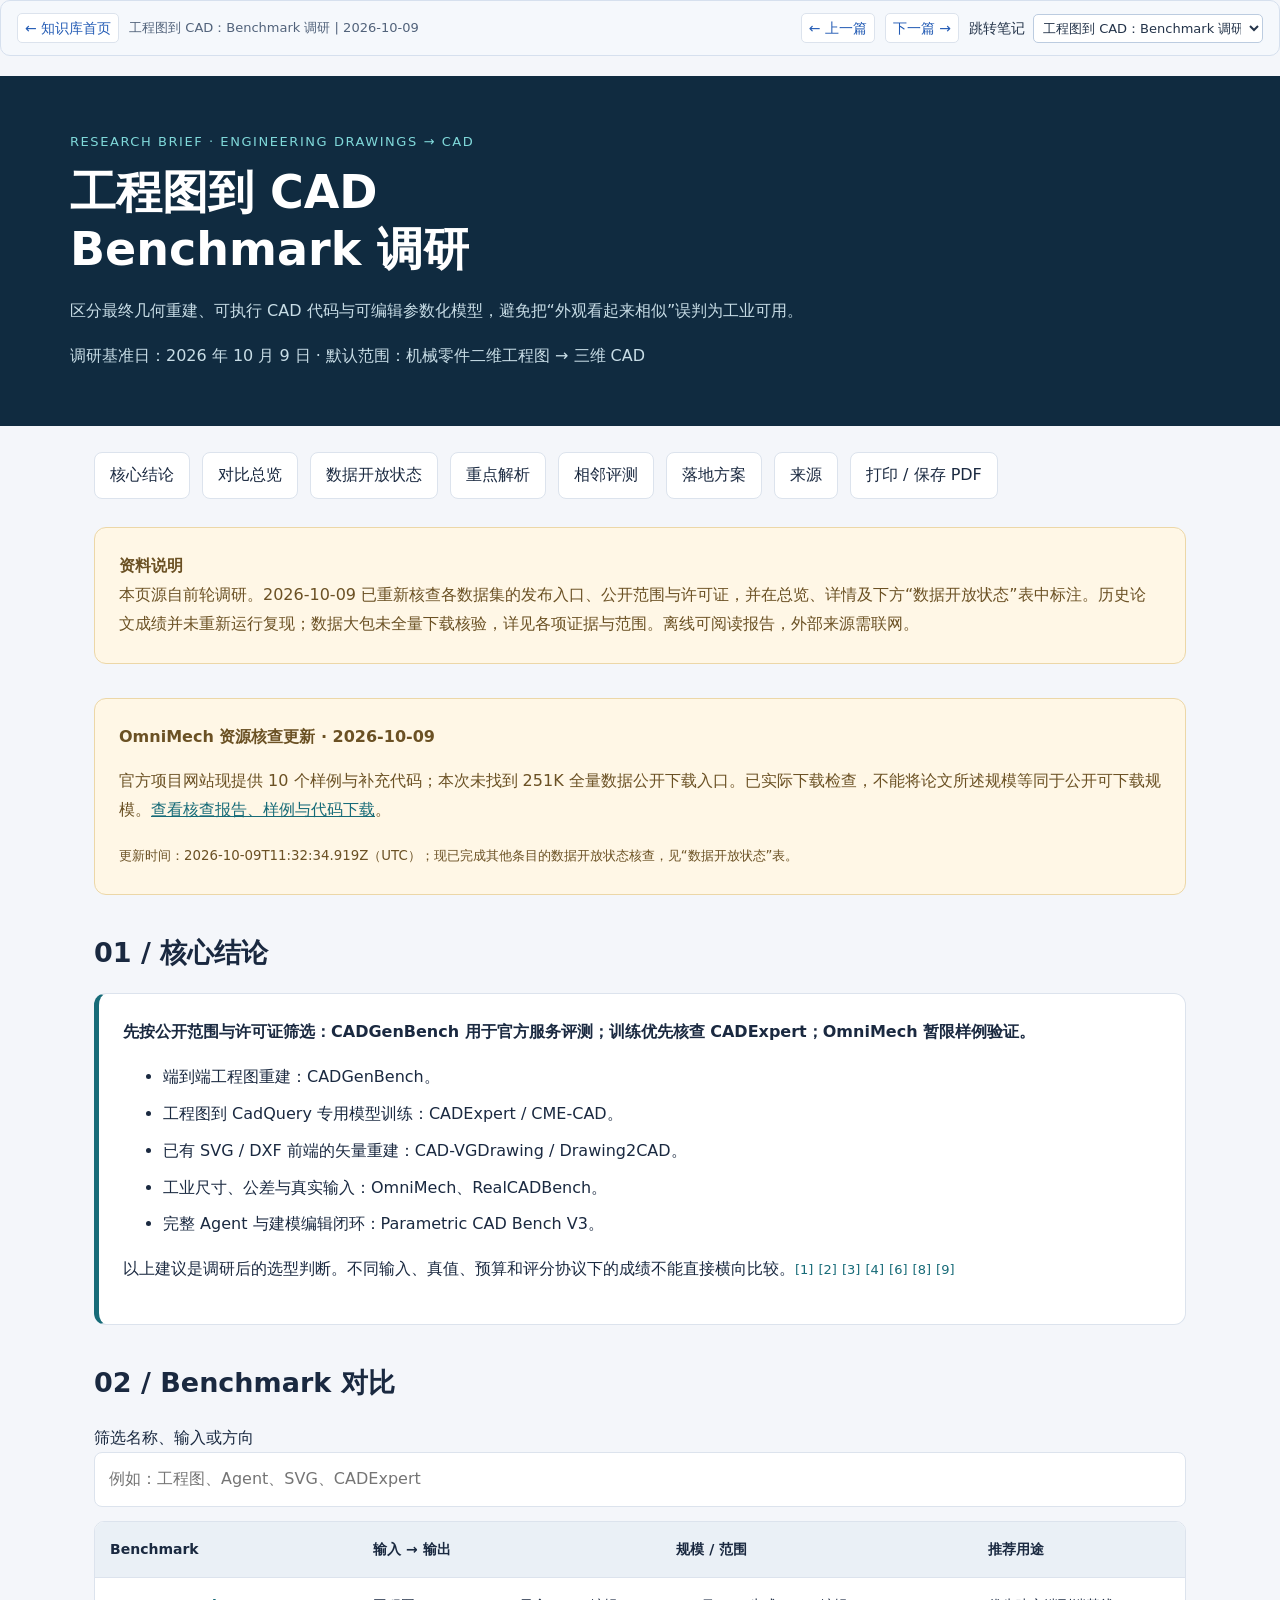
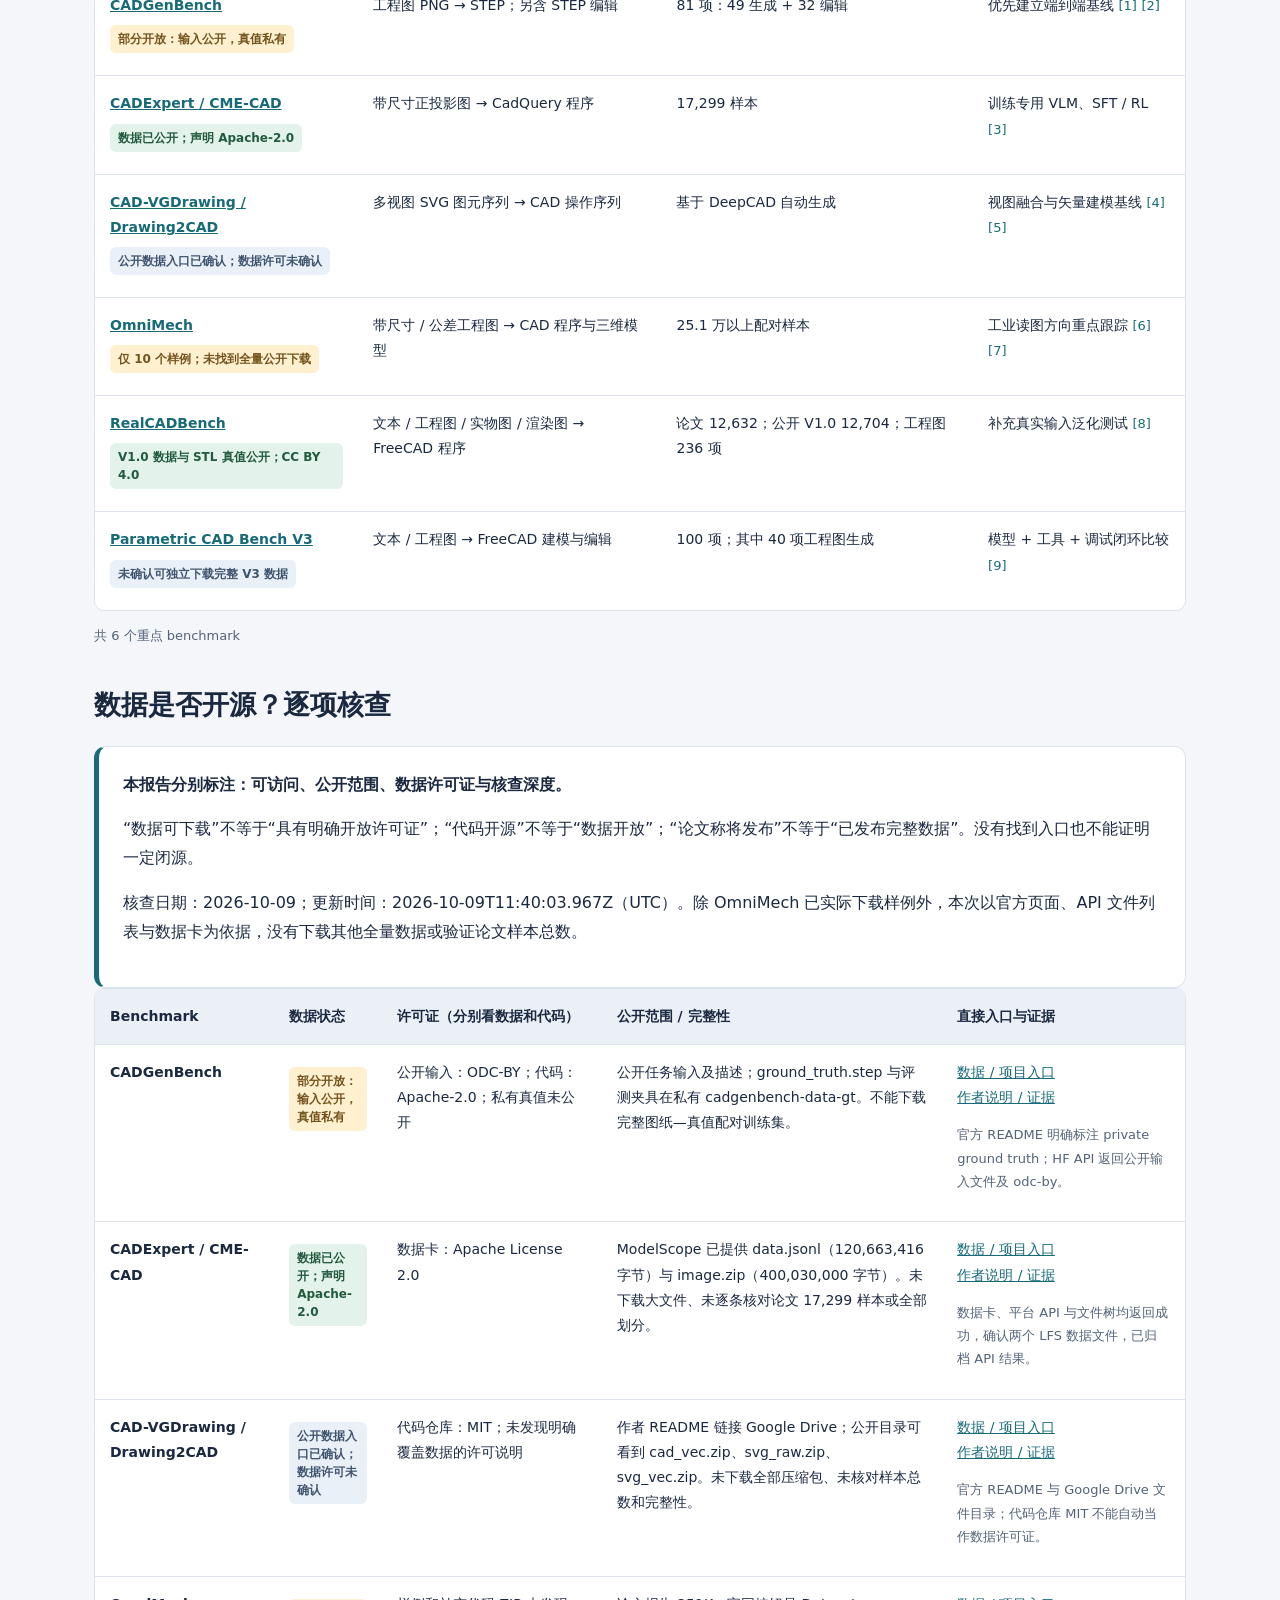
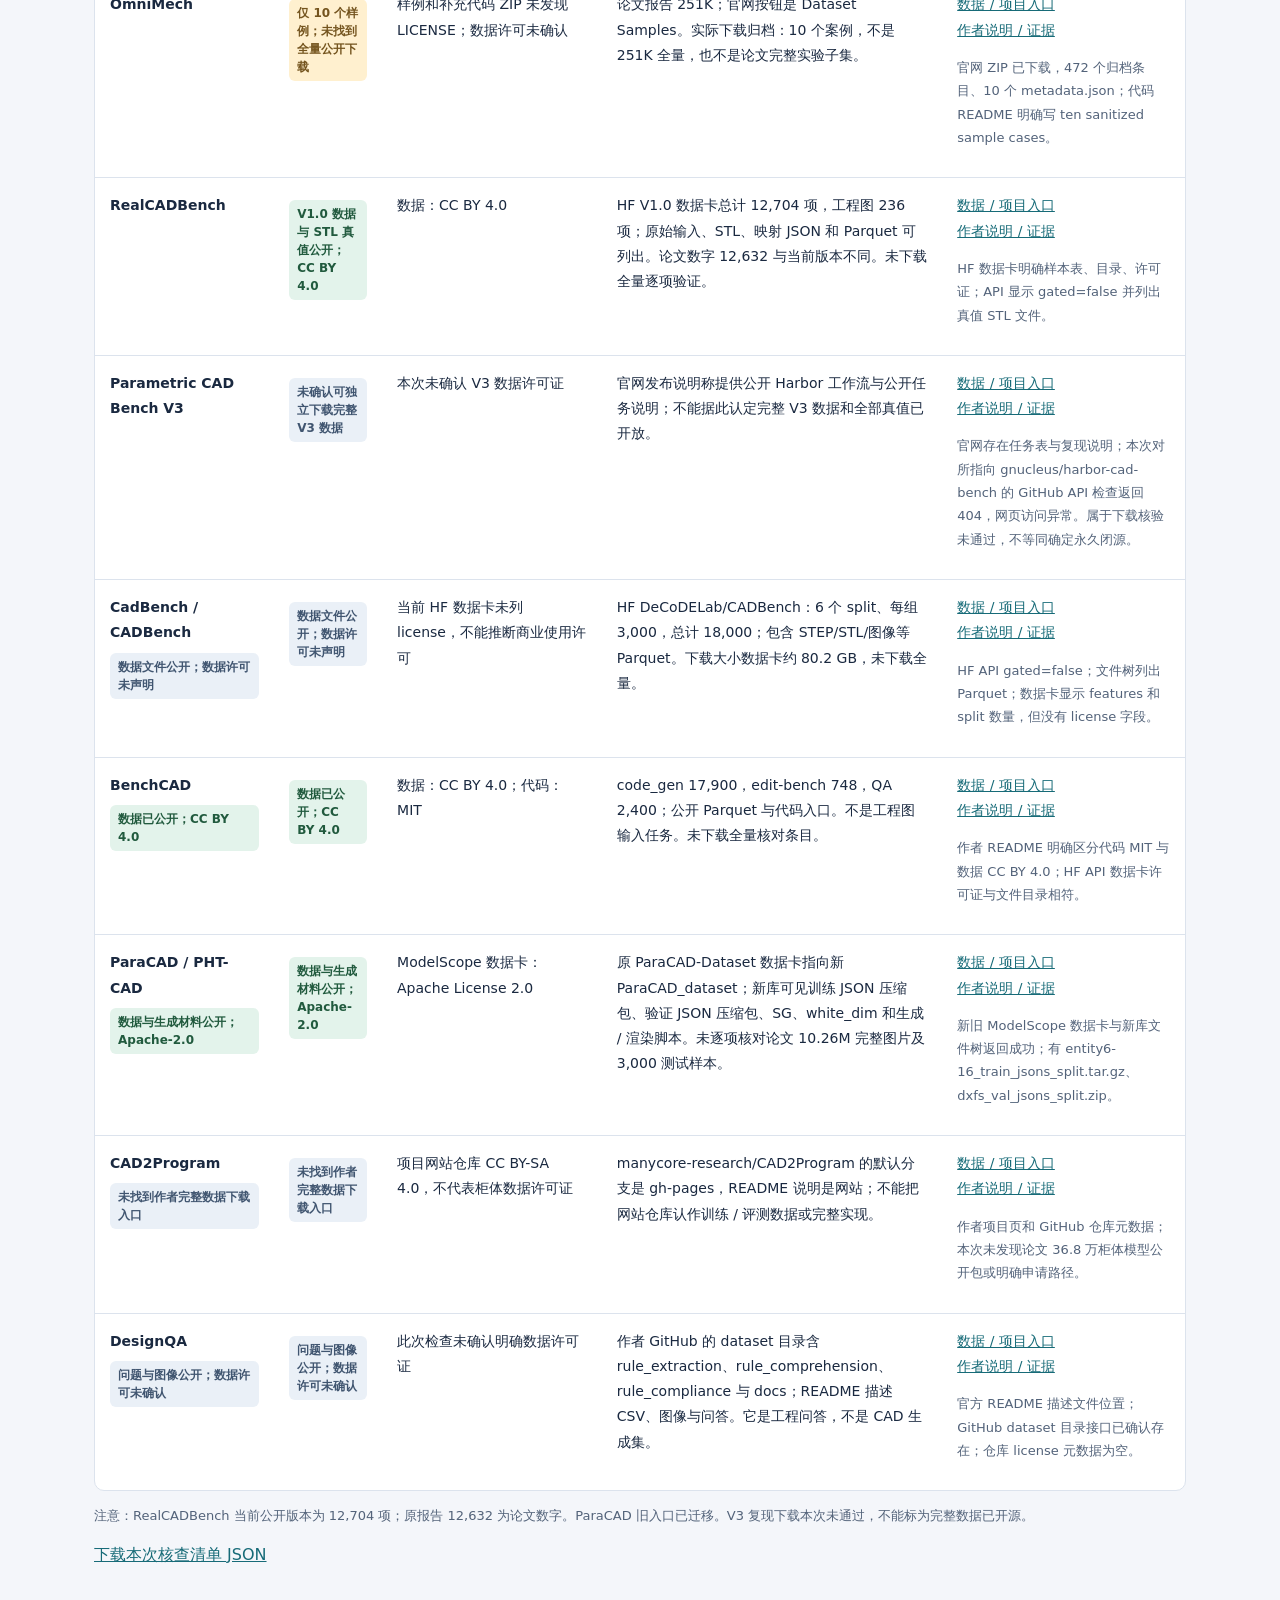
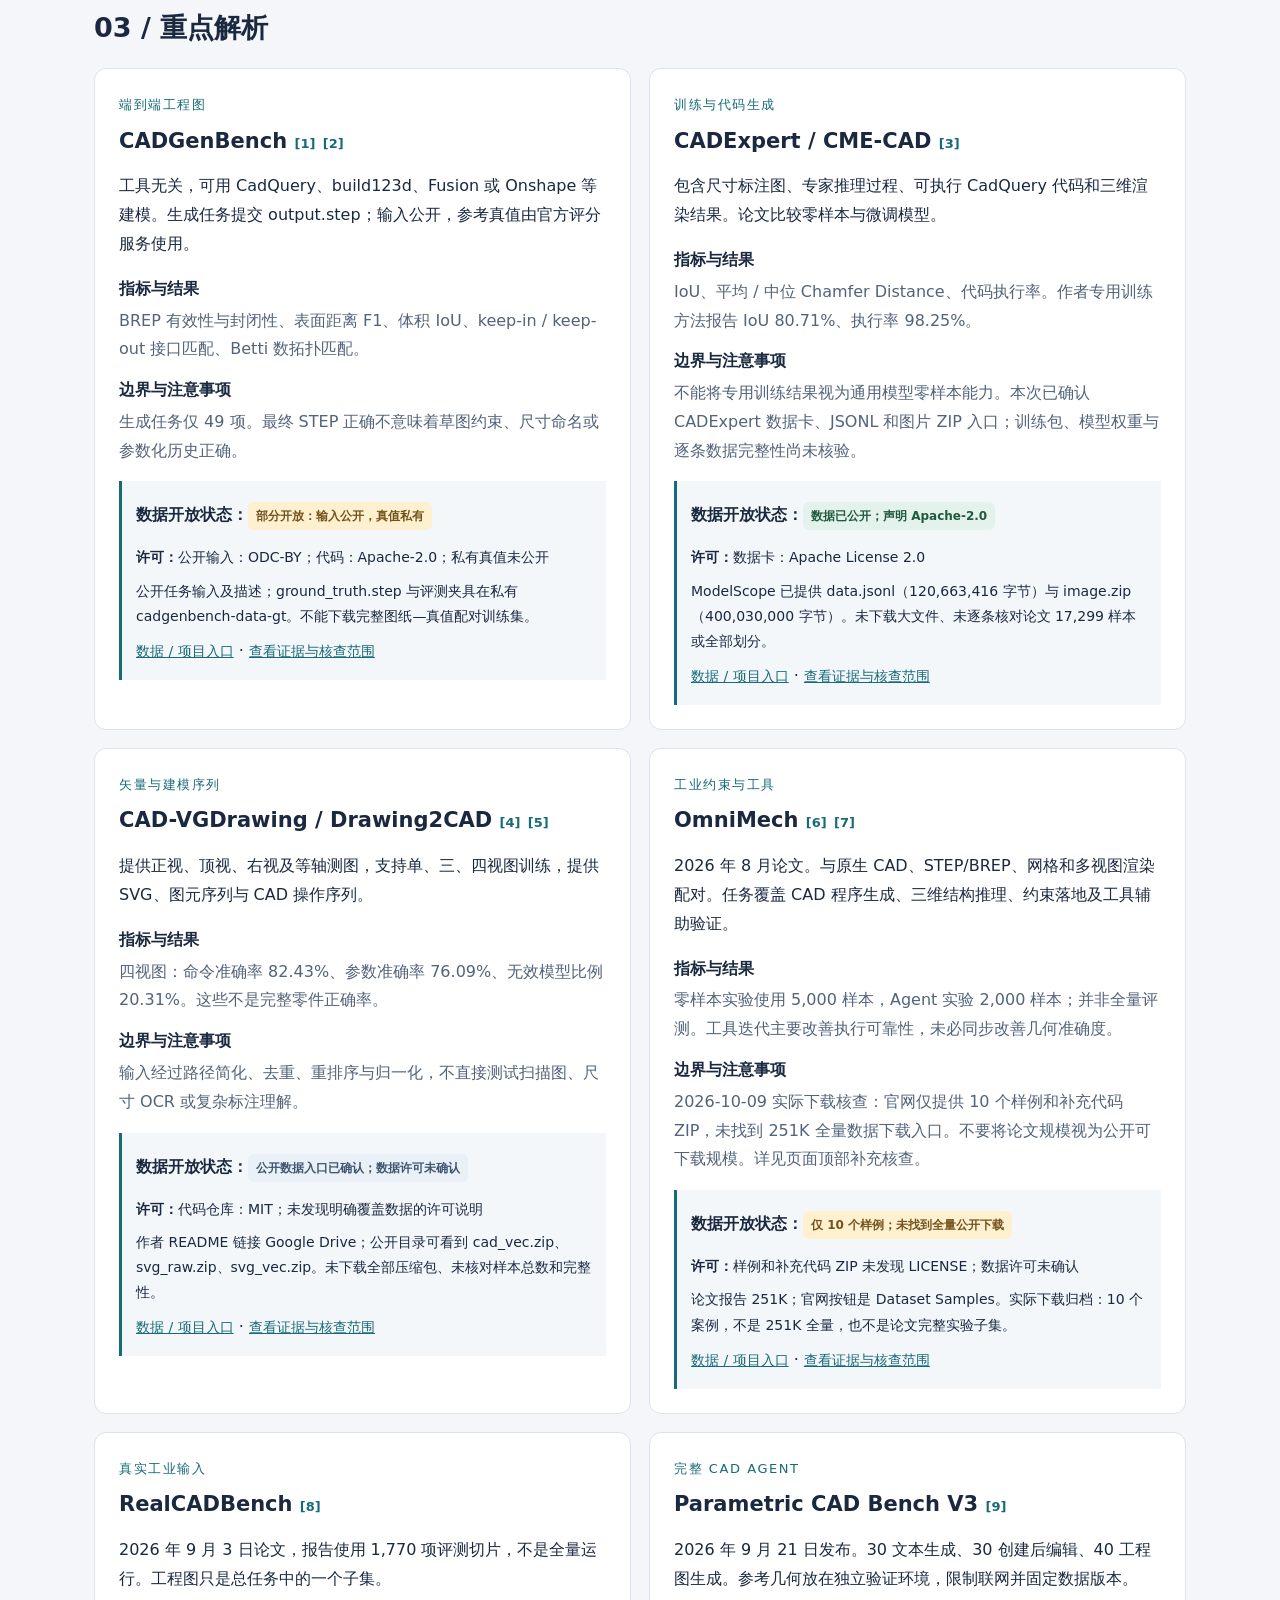
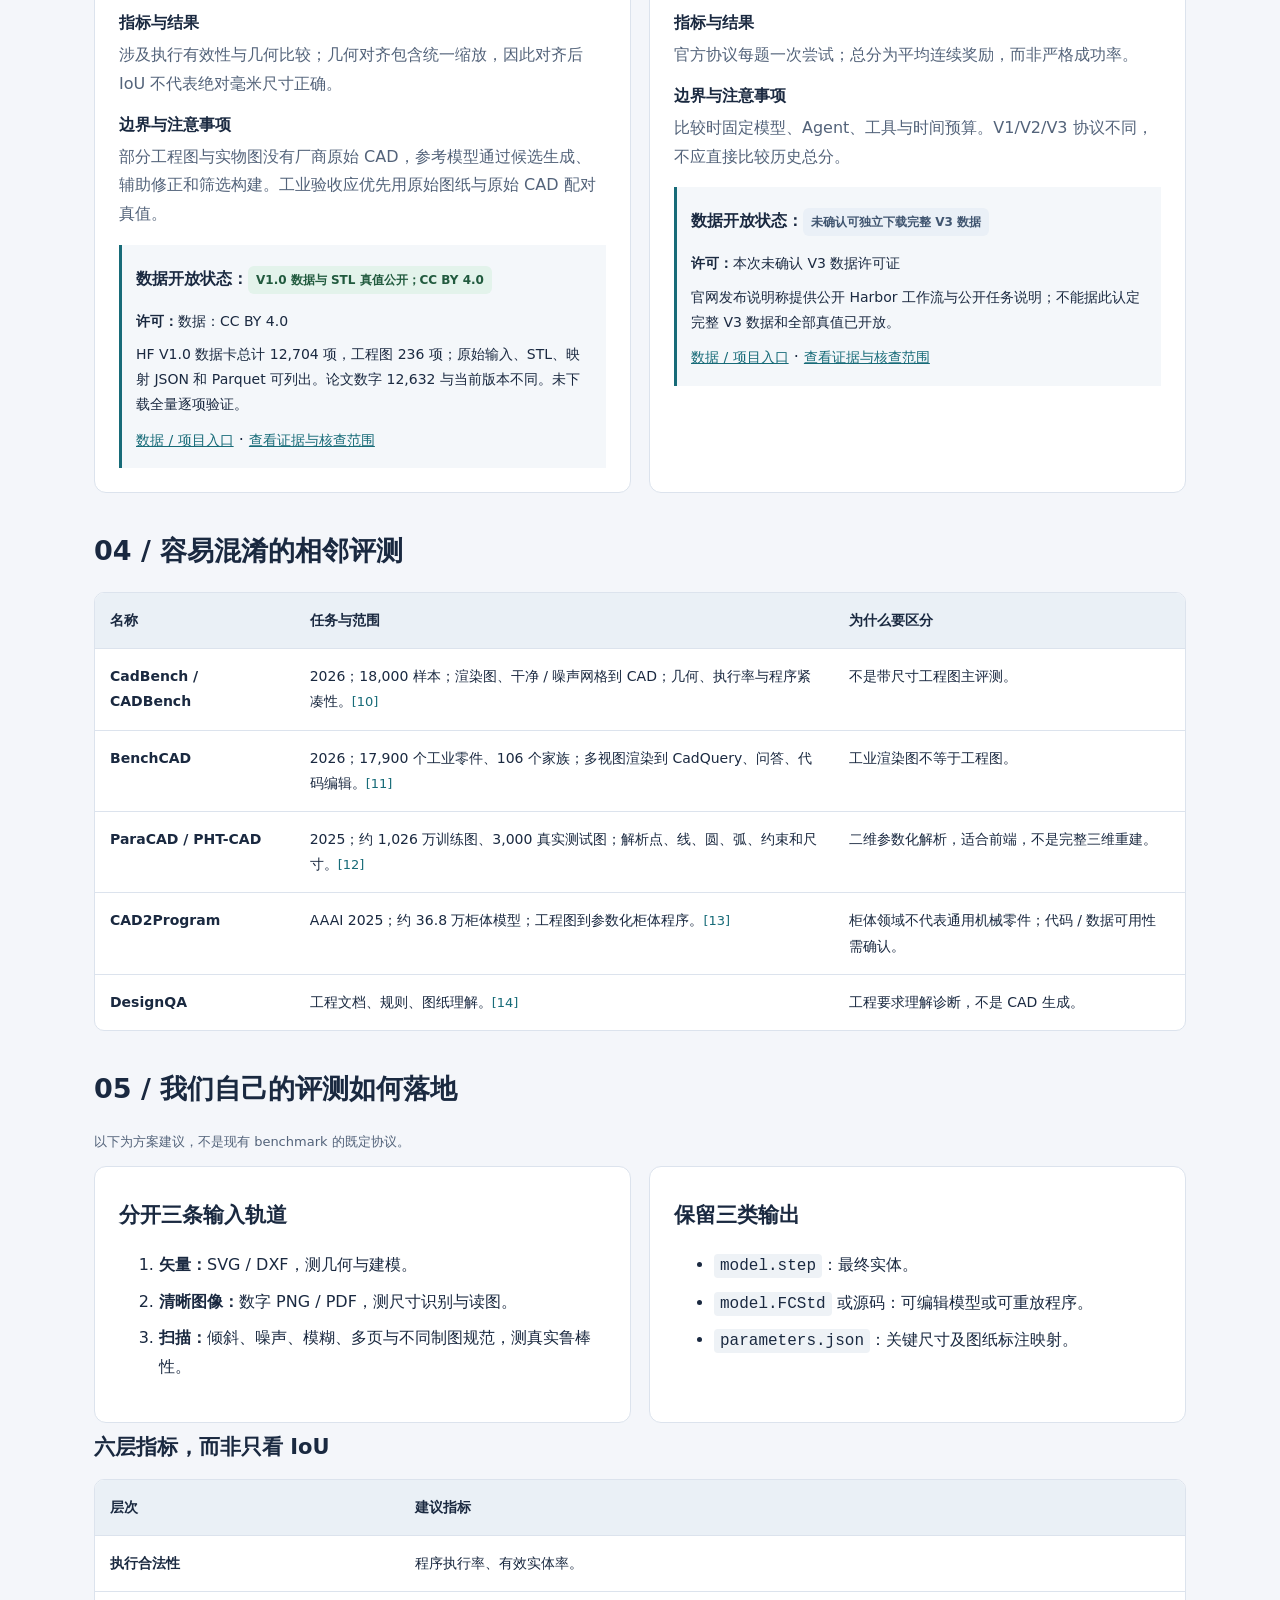
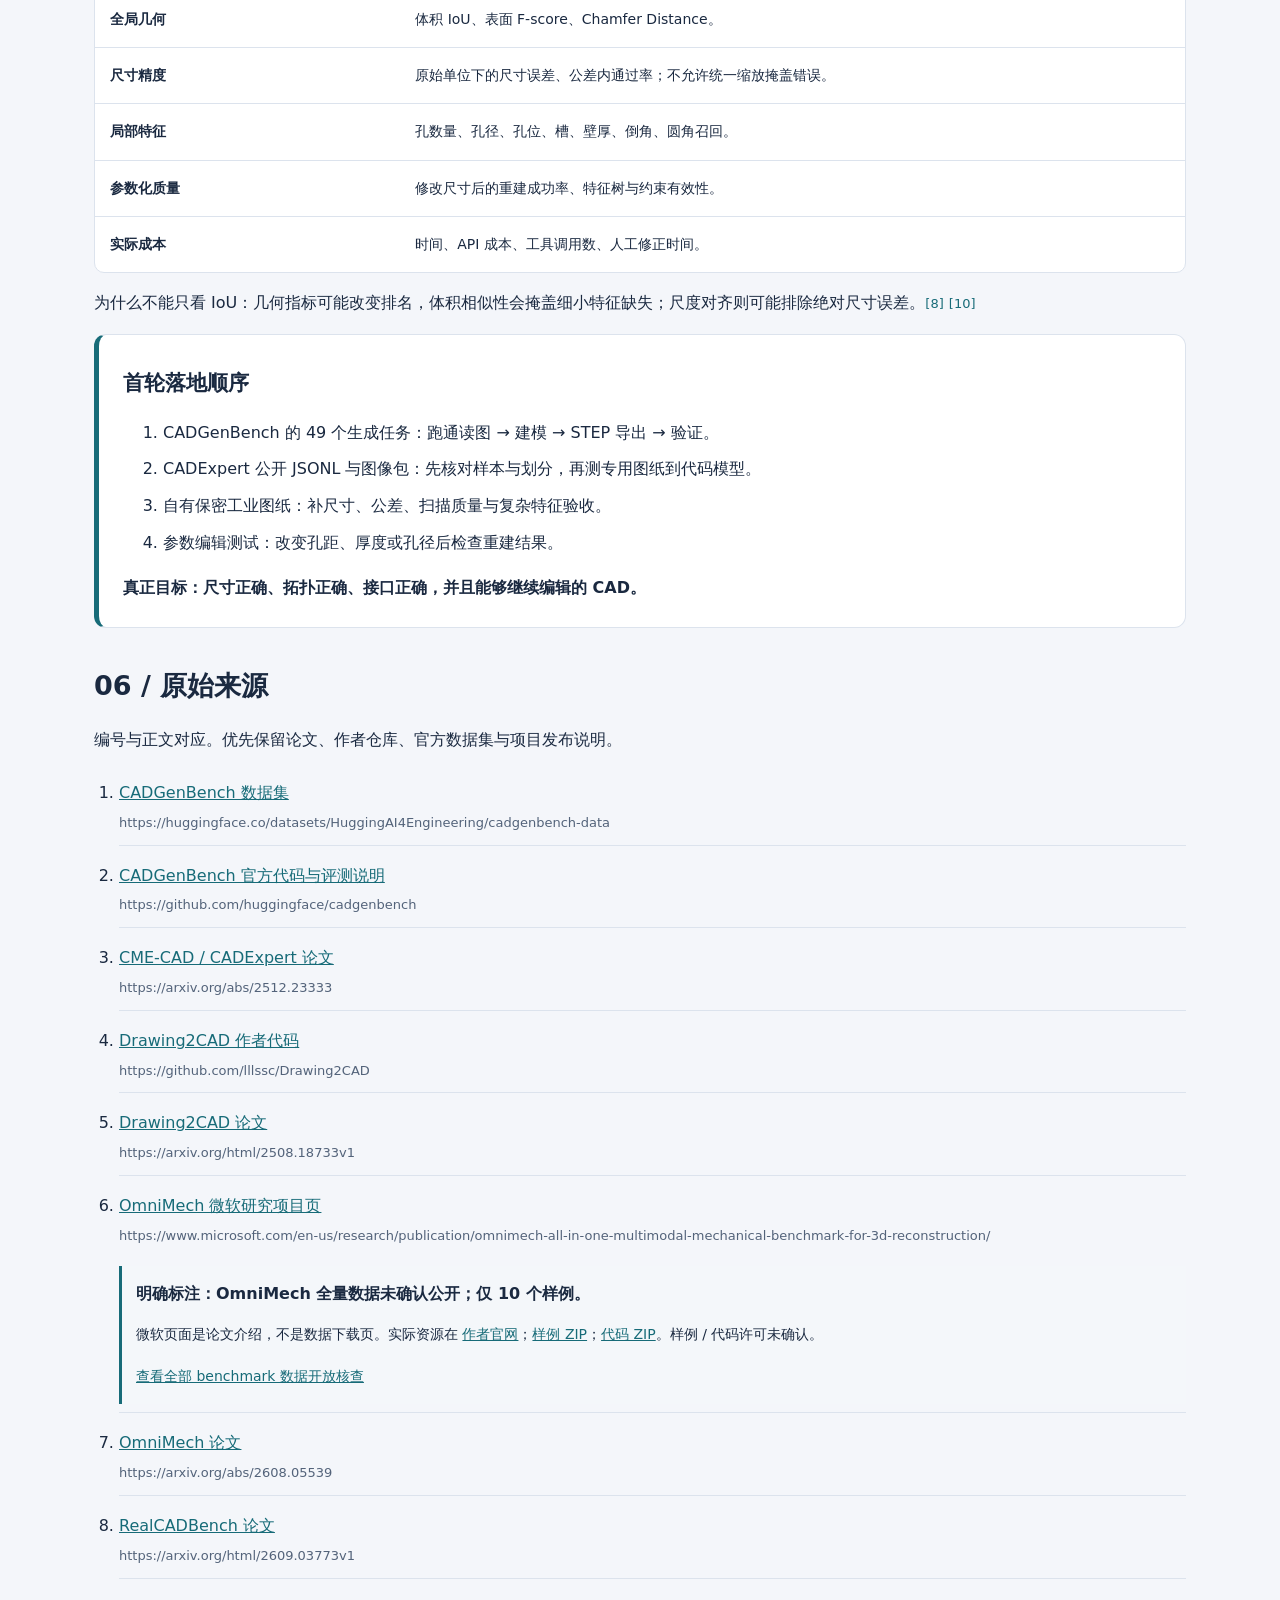
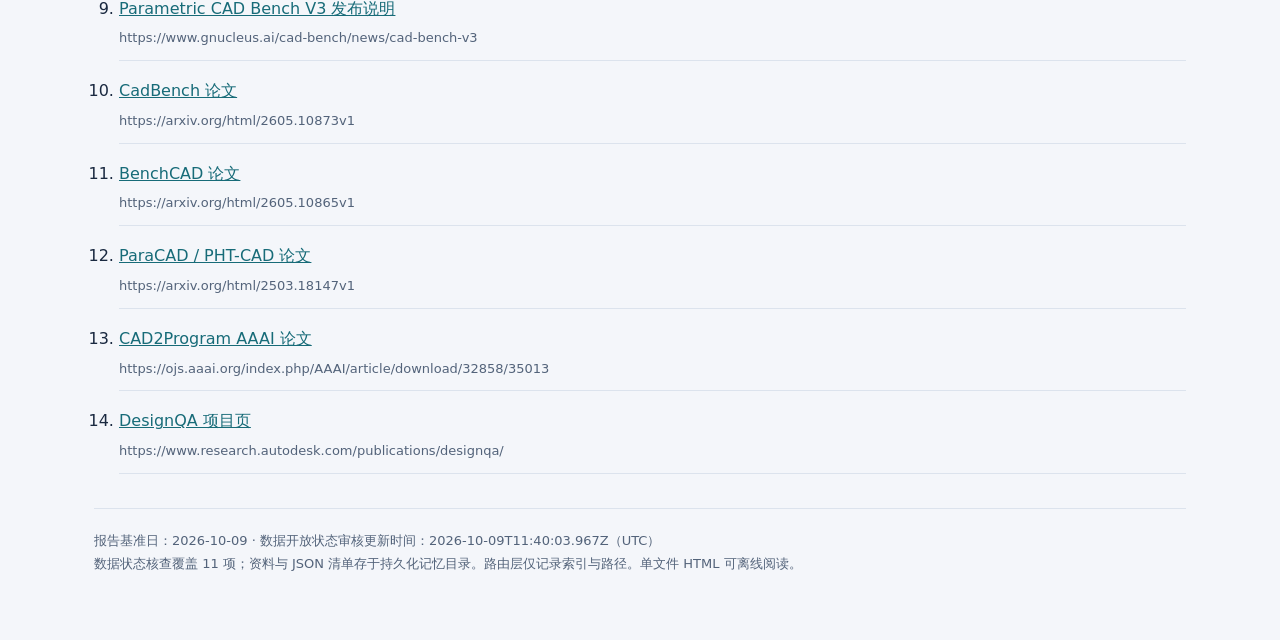
<file: notes/CAD生成/cad-generation-benchmarks-2026-10-09.html>
<!doctype html>
<html lang="zh-CN"><head><meta charset="utf-8"><meta name="viewport" content="width=device-width,initial-scale=1"><title>工程图到 CAD：Benchmark 调研 | 2026-10-09</title>
<style>
:root{--bg:#f4f6fa;--ink:#1a2940;--muted:#53637a;--line:#dce3ed;--accent:#176b78}*{box-sizing:border-box}html{scroll-behavior:smooth}body{margin:0;background:var(--bg);color:var(--ink);font:16px/1.8 system-ui,-apple-system,"Segoe UI","Microsoft YaHei",sans-serif}header{background:#102b40;color:#fff;padding:54px max(24px,calc((100vw - 1140px)/2)) 40px}h1{font-size:clamp(30px,5vw,46px);line-height:1.25;margin:10px 0 18px}header p{color:#c8dde6;max-width:850px}main{max-width:1140px;margin:auto;padding:26px 24px 64px}nav{display:flex;gap:12px;flex-wrap:wrap;margin-bottom:28px}nav a,.button{padding:8px 15px;border:1px solid var(--line);border-radius:8px;background:white;color:var(--ink);text-decoration:none}a{color:var(--accent);overflow-wrap:anywhere}section{scroll-margin-top:24px;margin:34px 0}h2{font-size:27px;margin:0 0 16px}h3{font-size:21px;margin:6px 0 12px}.eyebrow{font-size:13px;text-transform:uppercase;letter-spacing:.12em;color:#80d9da}article .eyebrow{color:var(--accent)}.box,.card{background:white;border:1px solid var(--line);border-radius:12px;padding:24px}.highlight{border-left:5px solid var(--accent)}.notice{background:#fff7e6;border-color:#ecd7a7;color:#6b5124}.grid{display:grid;grid-template-columns:1fr 1fr;gap:18px}.card p{margin:8px 0}.cite{font-size:13px;text-decoration:none;white-space:nowrap}dt{font-weight:700;margin-top:12px}dd{margin:3px 0;color:var(--muted)}.table-wrap{overflow-x:auto;border:1px solid var(--line);border-radius:10px;background:white}table{width:100%;border-collapse:collapse;font-size:14px}th,td{padding:15px;text-align:left;vertical-align:top;border-bottom:1px solid var(--line)}th{background:#eaf0f6;white-space:nowrap}td:first-child{min-width:175px;font-weight:600}tbody tr:last-child td{border-bottom:0}input{width:100%;padding:12px 14px;border:1px solid var(--line);border-radius:8px;font:inherit;background:white;margin-bottom:14px}.meta{font-size:13px;color:var(--muted)}code{background:#eef2f6;padding:3px 6px;border-radius:4px}ol li,ul li{margin:8px 0}.source-list{padding-left:25px}.source-list li{padding:8px 0;border-bottom:1px solid var(--line)}footer{border-top:1px solid var(--line);padding-top:20px;color:var(--muted);font-size:13px}button{font:inherit;cursor:pointer}@media(max-width:760px){.grid{grid-template-columns:1fr}header{padding:32px 24px}main{padding:20px 16px}th,td{padding:11px}.box,.card{padding:18px}}@media print{body{background:white;font-size:11pt}header{background:white;color:var(--ink);padding:0}header p{color:var(--muted)}main{padding:0;max-width:none}nav,input,button{display:none}.grid{display:block}.card{break-inside:avoid;margin-bottom:15px}.table-wrap{overflow:visible}section{margin:22px 0}a{color:inherit}.notice{background:white}.eyebrow{color:var(--muted)}}
.openness{display:inline-block;font-size:12px;line-height:1.5;padding:5px 8px;border-radius:6px;margin:7px 0;font-weight:600}.openness.open{background:#e3f3eb;color:#215a3e}.openness.partial{background:#fff0cf;color:#74541e}.openness.uncertain{background:#eaf0f7;color:#405570}.availability{margin-top:16px;padding:14px;background:#f4f7fa;border-left:3px solid #176b78}.availability p{font-size:14px}.availability a{font-size:14px}#data-openness table{min-width:1050px}#data-openness td:nth-child(4){min-width:300px}#source-6:target{background:#fff7e6;padding:18px;border:2px solid #dfbd64;border-radius:8px} </style></head><body>
<!-- CAD-KB-NAV-START -->
<link rel="stylesheet" href="../../site-assets/navigation.css">
<nav class="kb-navigation" aria-label="知识库全站导航" data-kb-current="notes/CAD生成/cad-generation-benchmarks-2026-10-09.html" data-kb-home="../../index.html">
<a class="kb-home" href="../../index.html">← 知识库首页</a>
<span class="kb-current" aria-current="page"></span>
<a class="kb-prev" hidden>上一篇</a><a class="kb-next" hidden>下一篇</a>
<label class="kb-jump-label">跳转笔记 <select class="kb-jump" aria-label="跳转到任意笔记"><option value="">选择笔记…</option></select></label>
</nav>
<script src="../../site-assets/catalog.js"></script>
<script src="../../site-assets/navigation.js"></script>
<!-- CAD-KB-NAV-END -->
<header><div class="eyebrow">Research brief · Engineering drawings → CAD</div><h1>工程图到 CAD<br>Benchmark 调研</h1><p>区分最终几何重建、可执行 CAD 代码与可编辑参数化模型，避免把“外观看起来相似”误判为工业可用。</p><p>调研基准日：2026 年 10 月 9 日 · 默认范围：机械零件二维工程图 → 三维 CAD</p></header><main>
<nav aria-label="报告目录"><a href="#summary">核心结论</a><a href="#comparison">对比总览</a><a href="#data-openness">数据开放状态</a><a href="#details">重点解析</a><a href="#adjacent">相邻评测</a><a href="#plan">落地方案</a><a href="#sources">来源</a><button class="button" onclick="window.print()">打印 / 保存 PDF</button></nav>
<div class="box notice"><strong>资料说明</strong><br>本页源自前轮调研。2026-10-09 已重新核查各数据集的发布入口、公开范围与许可证，并在总览、详情及下方“数据开放状态”表中标注。历史论文成绩并未重新运行复现；数据大包未全量下载核验，详见各项证据与范围。离线可阅读报告，外部来源需联网。</div>
<section id="omnimech-verification" class="box notice"><strong>OmniMech 资源核查更新 · 2026-10-09</strong><p>官方项目网站现提供 10 个样例与补充代码；本次未找到 251K 全量数据公开下载入口。已实际下载检查，不能将论文所述规模等同于公开可下载规模。<a href="omnimech-data-availability-2026-10-09.html">查看核查报告、样例与代码下载</a>。</p><small>更新时间：2026-10-09T11:32:34.919Z（UTC）；现已完成其他条目的数据开放状态核查，见“数据开放状态”表。</small></section><section id="summary"><h2>01 / 核心结论</h2><div class="box highlight"><strong>先按公开范围与许可证筛选：CADGenBench 用于官方服务评测；训练优先核查 CADExpert；OmniMech 暂限样例验证。</strong><ul><li>端到端工程图重建：CADGenBench。</li><li>工程图到 CadQuery 专用模型训练：CADExpert / CME-CAD。</li><li>已有 SVG / DXF 前端的矢量重建：CAD-VGDrawing / Drawing2CAD。</li><li>工业尺寸、公差与真实输入：OmniMech、RealCADBench。</li><li>完整 Agent 与建模编辑闭环：Parametric CAD Bench V3。</li></ul><p>以上建议是调研后的选型判断。不同输入、真值、预算和评分协议下的成绩不能直接横向比较。<a class="cite" href="#source-1">[1]</a> <a class="cite" href="#source-2">[2]</a> <a class="cite" href="#source-3">[3]</a> <a class="cite" href="#source-4">[4]</a> <a class="cite" href="#source-6">[6]</a> <a class="cite" href="#source-8">[8]</a> <a class="cite" href="#source-9">[9]</a></p></div></section>
<section id="comparison"><h2>02 / Benchmark 对比</h2><label for="filter">筛选名称、输入或方向</label><input id="filter" placeholder="例如：工程图、Agent、SVG、CADExpert" type="search"><div class="table-wrap"><table><thead><tr><th>Benchmark</th><th>输入 → 输出</th><th>规模 / 范围</th><th>推荐用途</th></tr></thead><tbody id="bench-table"><tr data-filter="CADGenBench 端到端工程图 工程图 PNG → STEP；另含 STEP 编辑"><td><a href="#CADGenBench">CADGenBench</a><br><span class="openness partial">部分开放：输入公开，真值私有</span></td><td>工程图 PNG → STEP；另含 STEP 编辑</td><td>81 项：49 生成 + 32 编辑</td><td>优先建立端到端基线 <a class="cite" href="#source-1">[1]</a> <a class="cite" href="#source-2">[2]</a></td></tr><tr data-filter="CADExpert / CME-CAD 训练与代码生成 带尺寸正投影图 → CadQuery 程序"><td><a href="#CADExpert">CADExpert / CME-CAD</a><br><span class="openness open">数据已公开；声明 Apache-2.0</span></td><td>带尺寸正投影图 → CadQuery 程序</td><td>17,299 样本</td><td>训练专用 VLM、SFT / RL <a class="cite" href="#source-3">[3]</a></td></tr><tr data-filter="CAD-VGDrawing / Drawing2CAD 矢量与建模序列 多视图 SVG 图元序列 → CAD 操作序列"><td><a href="#CAD-VGDrawing">CAD-VGDrawing / Drawing2CAD</a><br><span class="openness uncertain">公开数据入口已确认；数据许可未确认</span></td><td>多视图 SVG 图元序列 → CAD 操作序列</td><td>基于 DeepCAD 自动生成</td><td>视图融合与矢量建模基线 <a class="cite" href="#source-4">[4]</a> <a class="cite" href="#source-5">[5]</a></td></tr><tr data-filter="OmniMech 工业约束与工具 带尺寸 / 公差工程图 → CAD 程序与三维模型"><td><a href="#OmniMech">OmniMech</a><br><span class="openness partial">仅 10 个样例；未找到全量公开下载</span></td><td>带尺寸 / 公差工程图 → CAD 程序与三维模型</td><td>25.1 万以上配对样本</td><td>工业读图方向重点跟踪 <a class="cite" href="#source-6">[6]</a> <a class="cite" href="#source-7">[7]</a></td></tr><tr data-filter="RealCADBench 真实工业输入 文本 / 工程图 / 实物图 / 渲染图 → FreeCAD 程序"><td><a href="#RealCADBench">RealCADBench</a><br><span class="openness open">V1.0 数据与 STL 真值公开；CC BY 4.0</span></td><td>文本 / 工程图 / 实物图 / 渲染图 → FreeCAD 程序</td><td>论文 12,632；公开 V1.0 12,704；工程图 236 项</td><td>补充真实输入泛化测试 <a class="cite" href="#source-8">[8]</a></td></tr><tr data-filter="Parametric CAD Bench V3 完整 CAD Agent 文本 / 工程图 → FreeCAD 建模与编辑"><td><a href="#Parametric-CAD-Bench-V3">Parametric CAD Bench V3</a><br><span class="openness uncertain">未确认可独立下载完整 V3 数据</span></td><td>文本 / 工程图 → FreeCAD 建模与编辑</td><td>100 项；其中 40 项工程图生成</td><td>模型 + 工具 + 调试闭环比较 <a class="cite" href="#source-9">[9]</a></td></tr></tbody></table></div><p id="filter-status" class="meta" aria-live="polite">共 6 个重点 benchmark</p></section>
<section id="data-openness"><h2>数据是否开源？逐项核查</h2><div class="box highlight"><strong>本报告分别标注：可访问、公开范围、数据许可证与核查深度。</strong><p>“数据可下载”不等于“具有明确开放许可证”；“代码开源”不等于“数据开放”；“论文称将发布”不等于“已发布完整数据”。没有找到入口也不能证明一定闭源。</p><p>核查日期：2026-10-09；更新时间：2026-10-09T11:40:03.967Z（UTC）。除 OmniMech 已实际下载样例外，本次以官方页面、API 文件列表与数据卡为依据，没有下载其他全量数据或验证论文样本总数。</p></div><div class="table-wrap"><table><thead><tr><th>Benchmark</th><th>数据状态</th><th>许可证（分别看数据和代码）</th><th>公开范围 / 完整性</th><th>直接入口与证据</th></tr></thead><tbody><tr><td>CADGenBench</td><td><span class="openness partial">部分开放：输入公开，真值私有</span></td><td>公开输入：ODC-BY；代码：Apache-2.0；私有真值未公开</td><td>公开任务输入及描述；ground_truth.step 与评测夹具在私有 cadgenbench-data-gt。不能下载完整图纸—真值配对训练集。</td><td><a href="https://huggingface.co/datasets/HuggingAI4Engineering/cadgenbench-data" target="_blank" rel="noopener noreferrer">数据 / 项目入口</a><br><a href="https://github.com/huggingface/cadgenbench" target="_blank" rel="noopener noreferrer">作者说明 / 证据</a><p class="meta">官方 README 明确标注 private ground truth；HF API 返回公开输入文件及 odc-by。</p></td></tr><tr><td>CADExpert / CME-CAD</td><td><span class="openness open">数据已公开；声明 Apache-2.0</span></td><td>数据卡：Apache License 2.0</td><td>ModelScope 已提供 data.jsonl（120,663,416 字节）与 image.zip（400,030,000 字节）。未下载大文件、未逐条核对论文 17,299 样本或全部划分。</td><td><a href="https://modelscope.cn/datasets/zhuofanChen/CADExpert" target="_blank" rel="noopener noreferrer">数据 / 项目入口</a><br><a href="https://modelscope.cn/api/v1/datasets/zhuofanChen/CADExpert/repo/tree?Revision=master&amp;Root=" target="_blank" rel="noopener noreferrer">作者说明 / 证据</a><p class="meta">数据卡、平台 API 与文件树均返回成功，确认两个 LFS 数据文件，已归档 API 结果。</p></td></tr><tr><td>CAD-VGDrawing / Drawing2CAD</td><td><span class="openness uncertain">公开数据入口已确认；数据许可未确认</span></td><td>代码仓库：MIT；未发现明确覆盖数据的许可说明</td><td>作者 README 链接 Google Drive；公开目录可看到 cad_vec.zip、svg_raw.zip、svg_vec.zip。未下载全部压缩包、未核对样本总数和完整性。</td><td><a href="https://drive.google.com/drive/folders/1t9uO2iFh1eVDXRCKUEonKPBu8WGYA8wU" target="_blank" rel="noopener noreferrer">数据 / 项目入口</a><br><a href="https://github.com/lllssc/Drawing2CAD" target="_blank" rel="noopener noreferrer">作者说明 / 证据</a><p class="meta">官方 README 与 Google Drive 文件目录；代码仓库 MIT 不能自动当作数据许可证。</p></td></tr><tr><td>OmniMech</td><td><span class="openness partial">仅 10 个样例；未找到全量公开下载</span></td><td>样例和补充代码 ZIP 未发现 LICENSE；数据许可未确认</td><td>论文报告 251K；官网按钮是 Dataset Samples。实际下载归档：10 个案例，不是 251K 全量，也不是论文完整实验子集。</td><td><a href="https://omnimech.dev/" target="_blank" rel="noopener noreferrer">数据 / 项目入口</a><br><a href="https://omnimech.dev/res/omnimech_samples.zip" target="_blank" rel="noopener noreferrer">作者说明 / 证据</a><p class="meta">官网 ZIP 已下载，472 个归档条目、10 个 metadata.json；代码 README 明确写 ten sanitized sample cases。</p></td></tr><tr><td>RealCADBench</td><td><span class="openness open">V1.0 数据与 STL 真值公开；CC BY 4.0</span></td><td>数据：CC BY 4.0</td><td>HF V1.0 数据卡总计 12,704 项，工程图 236 项；原始输入、STL、映射 JSON 和 Parquet 可列出。论文数字 12,632 与当前版本不同。未下载全量逐项验证。</td><td><a href="https://huggingface.co/datasets/RealCADBench/RealCADBench-V1.0" target="_blank" rel="noopener noreferrer">数据 / 项目入口</a><br><a href="https://huggingface.co/api/datasets/RealCADBench/RealCADBench-V1.0" target="_blank" rel="noopener noreferrer">作者说明 / 证据</a><p class="meta">HF 数据卡明确样本表、目录、许可证；API 显示 gated=false 并列出真值 STL 文件。</p></td></tr><tr><td>Parametric CAD Bench V3</td><td><span class="openness uncertain">未确认可独立下载完整 V3 数据</span></td><td>本次未确认 V3 数据许可证</td><td>官网发布说明称提供公开 Harbor 工作流与公开任务说明；不能据此认定完整 V3 数据和全部真值已开放。</td><td><a href="https://www.gnucleus.ai/cad-bench/news/cad-bench-v3" target="_blank" rel="noopener noreferrer">数据 / 项目入口</a><br><a href="https://www.gnucleus.ai/cad-bench" target="_blank" rel="noopener noreferrer">作者说明 / 证据</a><p class="meta">官网存在任务表与复现说明；本次对所指向 gnucleus/harbor-cad-bench 的 GitHub API 检查返回 404，网页访问异常。属于下载核验未通过，不等同确定永久闭源。</p></td></tr><tr><td>CadBench / CADBench<br><span class="openness uncertain">数据文件公开；数据许可未声明</span></td><td><span class="openness uncertain">数据文件公开；数据许可未声明</span></td><td>当前 HF 数据卡未列 license，不能推断商业使用许可</td><td>HF DeCoDELab/CADBench：6 个 split、每组 3,000，总计 18,000；包含 STEP/STL/图像等 Parquet。下载大小数据卡约 80.2 GB，未下载全量。</td><td><a href="https://huggingface.co/datasets/DeCoDELab/CADBench" target="_blank" rel="noopener noreferrer">数据 / 项目入口</a><br><a href="https://huggingface.co/datasets/DeCoDELab/CADBench/blob/main/README.md" target="_blank" rel="noopener noreferrer">作者说明 / 证据</a><p class="meta">HF API gated=false；文件树列出 Parquet；数据卡显示 features 和 split 数量，但没有 license 字段。</p></td></tr><tr><td>BenchCAD<br><span class="openness open">数据已公开；CC BY 4.0</span></td><td><span class="openness open">数据已公开；CC BY 4.0</span></td><td>数据：CC BY 4.0；代码：MIT</td><td>code_gen 17,900，edit-bench 748，QA 2,400；公开 Parquet 与代码入口。不是工程图输入任务。未下载全量核对条目。</td><td><a href="https://huggingface.co/datasets/BenchCAD/BenchCAD" target="_blank" rel="noopener noreferrer">数据 / 项目入口</a><br><a href="https://github.com/BenchCAD/BenchCAD-main" target="_blank" rel="noopener noreferrer">作者说明 / 证据</a><p class="meta">作者 README 明确区分代码 MIT 与数据 CC BY 4.0；HF API 数据卡许可证与文件目录相符。</p></td></tr><tr><td>ParaCAD / PHT-CAD<br><span class="openness open">数据与生成材料公开；Apache-2.0</span></td><td><span class="openness open">数据与生成材料公开；Apache-2.0</span></td><td>ModelScope 数据卡：Apache License 2.0</td><td>原 ParaCAD-Dataset 数据卡指向新 ParaCAD_dataset；新库可见训练 JSON 压缩包、验证 JSON 压缩包、SG、white_dim 和生成 / 渲染脚本。未逐项核对论文 10.26M 完整图片及 3,000 测试样本。</td><td><a href="https://modelscope.cn/datasets/yuwenbonnie/ParaCAD_dataset" target="_blank" rel="noopener noreferrer">数据 / 项目入口</a><br><a href="https://github.com/yuwen-chen616/PHT-CAD" target="_blank" rel="noopener noreferrer">作者说明 / 证据</a><p class="meta">新旧 ModelScope 数据卡与新库文件树返回成功；有 entity6-16_train_jsons_split.tar.gz、dxfs_val_jsons_split.zip。</p></td></tr><tr><td>CAD2Program<br><span class="openness uncertain">未找到作者完整数据下载入口</span></td><td><span class="openness uncertain">未找到作者完整数据下载入口</span></td><td>项目网站仓库 CC BY-SA 4.0，不代表柜体数据许可证</td><td>manycore-research/CAD2Program 的默认分支是 gh-pages，README 说明是网站；不能把网站仓库认作训练 / 评测数据或完整实现。</td><td><a href="https://manycore-research.github.io/CAD2Program" target="_blank" rel="noopener noreferrer">数据 / 项目入口</a><br><a href="https://github.com/manycore-research/CAD2Program" target="_blank" rel="noopener noreferrer">作者说明 / 证据</a><p class="meta">作者项目页和 GitHub 仓库元数据；本次未发现论文 36.8 万柜体模型公开包或明确申请路径。</p></td></tr><tr><td>DesignQA<br><span class="openness uncertain">问题与图像公开；数据许可未确认</span></td><td><span class="openness uncertain">问题与图像公开；数据许可未确认</span></td><td>此次检查未确认明确数据许可证</td><td>作者 GitHub 的 dataset 目录含 rule_extraction、rule_comprehension、rule_compliance 与 docs；README 描述 CSV、图像与问答。它是工程问答，不是 CAD 生成集。</td><td><a href="https://github.com/anniedoris/design_qa/tree/main/dataset" target="_blank" rel="noopener noreferrer">数据 / 项目入口</a><br><a href="https://github.com/anniedoris/design_qa" target="_blank" rel="noopener noreferrer">作者说明 / 证据</a><p class="meta">官方 README 描述文件位置；GitHub dataset 目录接口已确认存在；仓库 license 元数据为空。</p></td></tr></tbody></table></div><p class="meta">注意：RealCADBench 当前公开版本为 12,704 项；原报告 12,632 为论文数字。ParaCAD 旧入口已迁移。V3 复现下载本次未通过，不能标为完整数据已开源。</p><a href="assets/cad-benchmarks-review-2026-10-09.json">下载本次核查清单 JSON</a></section><section id="details"><h2>03 / 重点解析</h2><div class="grid"><article class="card" id="CADGenBench"><div class="eyebrow">端到端工程图</div><h3>CADGenBench <a class="cite" href="#source-1">[1]</a> <a class="cite" href="#source-2">[2]</a></h3><p>工具无关，可用 CadQuery、build123d、Fusion 或 Onshape 等建模。生成任务提交 output.step；输入公开，参考真值由官方评分服务使用。</p><dl><dt>指标与结果</dt><dd>BREP 有效性与封闭性、表面距离 F1、体积 IoU、keep-in / keep-out 接口匹配、Betti 数拓扑匹配。</dd><dt>边界与注意事项</dt><dd>生成任务仅 49 项。最终 STEP 正确不意味着草图约束、尺寸命名或参数化历史正确。</dd></dl><div class="availability"><strong>数据开放状态：</strong><span class="openness partial">部分开放：输入公开，真值私有</span><p><strong>许可：</strong>公开输入：ODC-BY；代码：Apache-2.0；私有真值未公开</p><p>公开任务输入及描述；ground_truth.step 与评测夹具在私有 cadgenbench-data-gt。不能下载完整图纸—真值配对训练集。</p><a href="https://huggingface.co/datasets/HuggingAI4Engineering/cadgenbench-data" target="_blank" rel="noopener noreferrer">数据 / 项目入口</a> · <a href="#data-openness">查看证据与核查范围</a></div></article><article class="card" id="CADExpert"><div class="eyebrow">训练与代码生成</div><h3>CADExpert / CME-CAD <a class="cite" href="#source-3">[3]</a></h3><p>包含尺寸标注图、专家推理过程、可执行 CadQuery 代码和三维渲染结果。论文比较零样本与微调模型。</p><dl><dt>指标与结果</dt><dd>IoU、平均 / 中位 Chamfer Distance、代码执行率。作者专用训练方法报告 IoU 80.71%、执行率 98.25%。</dd><dt>边界与注意事项</dt><dd>不能将专用训练结果视为通用模型零样本能力。本次已确认 CADExpert 数据卡、JSONL 和图片 ZIP 入口；训练包、模型权重与逐条数据完整性尚未核验。</dd></dl><div class="availability"><strong>数据开放状态：</strong><span class="openness open">数据已公开；声明 Apache-2.0</span><p><strong>许可：</strong>数据卡：Apache License 2.0</p><p>ModelScope 已提供 data.jsonl（120,663,416 字节）与 image.zip（400,030,000 字节）。未下载大文件、未逐条核对论文 17,299 样本或全部划分。</p><a href="https://modelscope.cn/datasets/zhuofanChen/CADExpert" target="_blank" rel="noopener noreferrer">数据 / 项目入口</a> · <a href="#data-openness">查看证据与核查范围</a></div></article><article class="card" id="CAD-VGDrawing"><div class="eyebrow">矢量与建模序列</div><h3>CAD-VGDrawing / Drawing2CAD <a class="cite" href="#source-4">[4]</a> <a class="cite" href="#source-5">[5]</a></h3><p>提供正视、顶视、右视及等轴测图，支持单、三、四视图训练，提供 SVG、图元序列与 CAD 操作序列。</p><dl><dt>指标与结果</dt><dd>四视图：命令准确率 82.43%、参数准确率 76.09%、无效模型比例 20.31%。这些不是完整零件正确率。</dd><dt>边界与注意事项</dt><dd>输入经过路径简化、去重、重排序与归一化，不直接测试扫描图、尺寸 OCR 或复杂标注理解。</dd></dl><div class="availability"><strong>数据开放状态：</strong><span class="openness uncertain">公开数据入口已确认；数据许可未确认</span><p><strong>许可：</strong>代码仓库：MIT；未发现明确覆盖数据的许可说明</p><p>作者 README 链接 Google Drive；公开目录可看到 cad_vec.zip、svg_raw.zip、svg_vec.zip。未下载全部压缩包、未核对样本总数和完整性。</p><a href="https://drive.google.com/drive/folders/1t9uO2iFh1eVDXRCKUEonKPBu8WGYA8wU" target="_blank" rel="noopener noreferrer">数据 / 项目入口</a> · <a href="#data-openness">查看证据与核查范围</a></div></article><article class="card" id="OmniMech"><div class="eyebrow">工业约束与工具</div><h3>OmniMech <a class="cite" href="#source-6">[6]</a> <a class="cite" href="#source-7">[7]</a></h3><p>2026 年 8 月论文。与原生 CAD、STEP/BREP、网格和多视图渲染配对。任务覆盖 CAD 程序生成、三维结构推理、约束落地及工具辅助验证。</p><dl><dt>指标与结果</dt><dd>零样本实验使用 5,000 样本，Agent 实验 2,000 样本；并非全量评测。工具迭代主要改善执行可靠性，未必同步改善几何准确度。</dd><dt>边界与注意事项</dt><dd>2026-10-09 实际下载核查：官网仅提供 10 个样例和补充代码 ZIP，未找到 251K 全量数据下载入口。不要将论文规模视为公开可下载规模。详见页面顶部补充核查。</dd></dl><div class="availability"><strong>数据开放状态：</strong><span class="openness partial">仅 10 个样例；未找到全量公开下载</span><p><strong>许可：</strong>样例和补充代码 ZIP 未发现 LICENSE；数据许可未确认</p><p>论文报告 251K；官网按钮是 Dataset Samples。实际下载归档：10 个案例，不是 251K 全量，也不是论文完整实验子集。</p><a href="https://omnimech.dev/" target="_blank" rel="noopener noreferrer">数据 / 项目入口</a> · <a href="#data-openness">查看证据与核查范围</a></div></article><article class="card" id="RealCADBench"><div class="eyebrow">真实工业输入</div><h3>RealCADBench <a class="cite" href="#source-8">[8]</a></h3><p>2026 年 9 月 3 日论文，报告使用 1,770 项评测切片，不是全量运行。工程图只是总任务中的一个子集。</p><dl><dt>指标与结果</dt><dd>涉及执行有效性与几何比较；几何对齐包含统一缩放，因此对齐后 IoU 不代表绝对毫米尺寸正确。</dd><dt>边界与注意事项</dt><dd>部分工程图与实物图没有厂商原始 CAD，参考模型通过候选生成、辅助修正和筛选构建。工业验收应优先用原始图纸与原始 CAD 配对真值。</dd></dl><div class="availability"><strong>数据开放状态：</strong><span class="openness open">V1.0 数据与 STL 真值公开；CC BY 4.0</span><p><strong>许可：</strong>数据：CC BY 4.0</p><p>HF V1.0 数据卡总计 12,704 项，工程图 236 项；原始输入、STL、映射 JSON 和 Parquet 可列出。论文数字 12,632 与当前版本不同。未下载全量逐项验证。</p><a href="https://huggingface.co/datasets/RealCADBench/RealCADBench-V1.0" target="_blank" rel="noopener noreferrer">数据 / 项目入口</a> · <a href="#data-openness">查看证据与核查范围</a></div></article><article class="card" id="Parametric-CAD-Bench-V3"><div class="eyebrow">完整 CAD Agent</div><h3>Parametric CAD Bench V3 <a class="cite" href="#source-9">[9]</a></h3><p>2026 年 9 月 21 日发布。30 文本生成、30 创建后编辑、40 工程图生成。参考几何放在独立验证环境，限制联网并固定数据版本。</p><dl><dt>指标与结果</dt><dd>官方协议每题一次尝试；总分为平均连续奖励，而非严格成功率。</dd><dt>边界与注意事项</dt><dd>比较时固定模型、Agent、工具与时间预算。V1/V2/V3 协议不同，不应直接比较历史总分。</dd></dl><div class="availability"><strong>数据开放状态：</strong><span class="openness uncertain">未确认可独立下载完整 V3 数据</span><p><strong>许可：</strong>本次未确认 V3 数据许可证</p><p>官网发布说明称提供公开 Harbor 工作流与公开任务说明；不能据此认定完整 V3 数据和全部真值已开放。</p><a href="https://www.gnucleus.ai/cad-bench/news/cad-bench-v3" target="_blank" rel="noopener noreferrer">数据 / 项目入口</a> · <a href="#data-openness">查看证据与核查范围</a></div></article></div></section>
<section id="adjacent"><h2>04 / 容易混淆的相邻评测</h2><div class="table-wrap"><table><thead><tr><th>名称</th><th>任务与范围</th><th>为什么要区分</th></tr></thead><tbody>
<tr><td>CadBench / CADBench</td><td>2026；18,000 样本；渲染图、干净 / 噪声网格到 CAD；几何、执行率与程序紧凑性。<a class="cite" href="#source-10">[10]</a></td><td>不是带尺寸工程图主评测。</td></tr>
<tr><td>BenchCAD</td><td>2026；17,900 个工业零件、106 个家族；多视图渲染到 CadQuery、问答、代码编辑。<a class="cite" href="#source-11">[11]</a></td><td>工业渲染图不等于工程图。</td></tr>
<tr><td>ParaCAD / PHT-CAD</td><td>2025；约 1,026 万训练图、3,000 真实测试图；解析点、线、圆、弧、约束和尺寸。<a class="cite" href="#source-12">[12]</a></td><td>二维参数化解析，适合前端，不是完整三维重建。</td></tr>
<tr><td>CAD2Program</td><td>AAAI 2025；约 36.8 万柜体模型；工程图到参数化柜体程序。<a class="cite" href="#source-13">[13]</a></td><td>柜体领域不代表通用机械零件；代码 / 数据可用性需确认。</td></tr>
<tr><td>DesignQA</td><td>工程文档、规则、图纸理解。<a class="cite" href="#source-14">[14]</a></td><td>工程要求理解诊断，不是 CAD 生成。</td></tr>
</tbody></table></div></section>
<section id="plan"><h2>05 / 我们自己的评测如何落地</h2><p class="meta">以下为方案建议，不是现有 benchmark 的既定协议。</p><div class="grid"><article class="card"><h3>分开三条输入轨道</h3><ol><li><strong>矢量：</strong>SVG / DXF，测几何与建模。</li><li><strong>清晰图像：</strong>数字 PNG / PDF，测尺寸识别与读图。</li><li><strong>扫描：</strong>倾斜、噪声、模糊、多页与不同制图规范，测真实鲁棒性。</li></ol></article><article class="card"><h3>保留三类输出</h3><ul><li><code>model.step</code>：最终实体。</li><li><code>model.FCStd</code> 或源码：可编辑模型或可重放程序。</li><li><code>parameters.json</code>：关键尺寸及图纸标注映射。</li></ul></article></div>
<h3>六层指标，而非只看 IoU</h3><div class="table-wrap"><table><thead><tr><th>层次</th><th>建议指标</th></tr></thead><tbody><tr><td>执行合法性</td><td>程序执行率、有效实体率。</td></tr><tr><td>全局几何</td><td>体积 IoU、表面 F-score、Chamfer Distance。</td></tr><tr><td>尺寸精度</td><td>原始单位下的尺寸误差、公差内通过率；不允许统一缩放掩盖错误。</td></tr><tr><td>局部特征</td><td>孔数量、孔径、孔位、槽、壁厚、倒角、圆角召回。</td></tr><tr><td>参数化质量</td><td>修改尺寸后的重建成功率、特征树与约束有效性。</td></tr><tr><td>实际成本</td><td>时间、API 成本、工具调用数、人工修正时间。</td></tr></tbody></table></div>
<p>为什么不能只看 IoU：几何指标可能改变排名，体积相似性会掩盖细小特征缺失；尺度对齐则可能排除绝对尺寸误差。<a class="cite" href="#source-8">[8]</a> <a class="cite" href="#source-10">[10]</a></p><div class="box highlight"><h3>首轮落地顺序</h3><ol><li>CADGenBench 的 49 个生成任务：跑通读图 → 建模 → STEP 导出 → 验证。</li><li>CADExpert 公开 JSONL 与图像包：先核对样本与划分，再测专用图纸到代码模型。</li><li>自有保密工业图纸：补尺寸、公差、扫描质量与复杂特征验收。</li><li>参数编辑测试：改变孔距、厚度或孔径后检查重建结果。</li></ol><strong>真正目标：尺寸正确、拓扑正确、接口正确，并且能够继续编辑的 CAD。</strong></div></section>
<section id="sources"><h2>06 / 原始来源</h2><p>编号与正文对应。优先保留论文、作者仓库、官方数据集与项目发布说明。</p><ol class="source-list"><li id="source-1"><a href="https://huggingface.co/datasets/HuggingAI4Engineering/cadgenbench-data" target="_blank" rel="noopener noreferrer">CADGenBench 数据集</a><br><span class="meta">https://huggingface.co/datasets/HuggingAI4Engineering/cadgenbench-data</span></li><li id="source-2"><a href="https://github.com/huggingface/cadgenbench" target="_blank" rel="noopener noreferrer">CADGenBench 官方代码与评测说明</a><br><span class="meta">https://github.com/huggingface/cadgenbench</span></li><li id="source-3"><a href="https://arxiv.org/abs/2512.23333" target="_blank" rel="noopener noreferrer">CME-CAD / CADExpert 论文</a><br><span class="meta">https://arxiv.org/abs/2512.23333</span></li><li id="source-4"><a href="https://github.com/lllssc/Drawing2CAD" target="_blank" rel="noopener noreferrer">Drawing2CAD 作者代码</a><br><span class="meta">https://github.com/lllssc/Drawing2CAD</span></li><li id="source-5"><a href="https://arxiv.org/html/2508.18733v1" target="_blank" rel="noopener noreferrer">Drawing2CAD 论文</a><br><span class="meta">https://arxiv.org/html/2508.18733v1</span></li><li id="source-6"><a href="https://www.microsoft.com/en-us/research/publication/omnimech-all-in-one-multimodal-mechanical-benchmark-for-3d-reconstruction/" target="_blank" rel="noopener noreferrer">OmniMech 微软研究项目页</a><br><span class="meta">https://www.microsoft.com/en-us/research/publication/omnimech-all-in-one-multimodal-mechanical-benchmark-for-3d-reconstruction/</span><div class="availability"><strong>明确标注：OmniMech 全量数据未确认公开；仅 10 个样例。</strong><p>微软页面是论文介绍，不是数据下载页。实际资源在 <a href="https://omnimech.dev/">作者官网</a>；<a href="https://omnimech.dev/res/omnimech_samples.zip">样例 ZIP</a>；<a href="https://omnimech.dev/res/omnimech_code.zip">代码 ZIP</a>。样例 / 代码许可未确认。</p><a href="#data-openness">查看全部 benchmark 数据开放核查</a></div></li><li id="source-7"><a href="https://arxiv.org/abs/2608.05539" target="_blank" rel="noopener noreferrer">OmniMech 论文</a><br><span class="meta">https://arxiv.org/abs/2608.05539</span></li><li id="source-8"><a href="https://arxiv.org/html/2609.03773v1" target="_blank" rel="noopener noreferrer">RealCADBench 论文</a><br><span class="meta">https://arxiv.org/html/2609.03773v1</span></li><li id="source-9"><a href="https://www.gnucleus.ai/cad-bench/news/cad-bench-v3" target="_blank" rel="noopener noreferrer">Parametric CAD Bench V3 发布说明</a><br><span class="meta">https://www.gnucleus.ai/cad-bench/news/cad-bench-v3</span></li><li id="source-10"><a href="https://arxiv.org/html/2605.10873v1" target="_blank" rel="noopener noreferrer">CadBench 论文</a><br><span class="meta">https://arxiv.org/html/2605.10873v1</span></li><li id="source-11"><a href="https://arxiv.org/html/2605.10865v1" target="_blank" rel="noopener noreferrer">BenchCAD 论文</a><br><span class="meta">https://arxiv.org/html/2605.10865v1</span></li><li id="source-12"><a href="https://arxiv.org/html/2503.18147v1" target="_blank" rel="noopener noreferrer">ParaCAD / PHT-CAD 论文</a><br><span class="meta">https://arxiv.org/html/2503.18147v1</span></li><li id="source-13"><a href="https://ojs.aaai.org/index.php/AAAI/article/download/32858/35013" target="_blank" rel="noopener noreferrer">CAD2Program AAAI 论文</a><br><span class="meta">https://ojs.aaai.org/index.php/AAAI/article/download/32858/35013</span></li><li id="source-14"><a href="https://www.research.autodesk.com/publications/designqa/" target="_blank" rel="noopener noreferrer">DesignQA 项目页</a><br><span class="meta">https://www.research.autodesk.com/publications/designqa/</span></li></ol></section>
<footer>报告基准日：2026-10-09 · 数据开放状态审核更新时间：2026-10-09T11:40:03.967Z（UTC）<br>数据状态核查覆盖 11 项；资料与 JSON 清单存于持久化记忆目录。路由层仅记录索引与路径。单文件 HTML 可离线阅读。</footer></main>
<script>const filter=document.getElementById('filter');filter.addEventListener('input',()=>{const q=filter.value.trim().toLocaleLowerCase();let count=0;document.querySelectorAll('#bench-table tr').forEach(row=>{row.hidden=!row.dataset.filter.toLocaleLowerCase().includes(q);if(!row.hidden)count++;});document.getElementById('filter-status').textContent='显示 '+count+' / 6 个重点 benchmark';});</script></body></html>
</file>
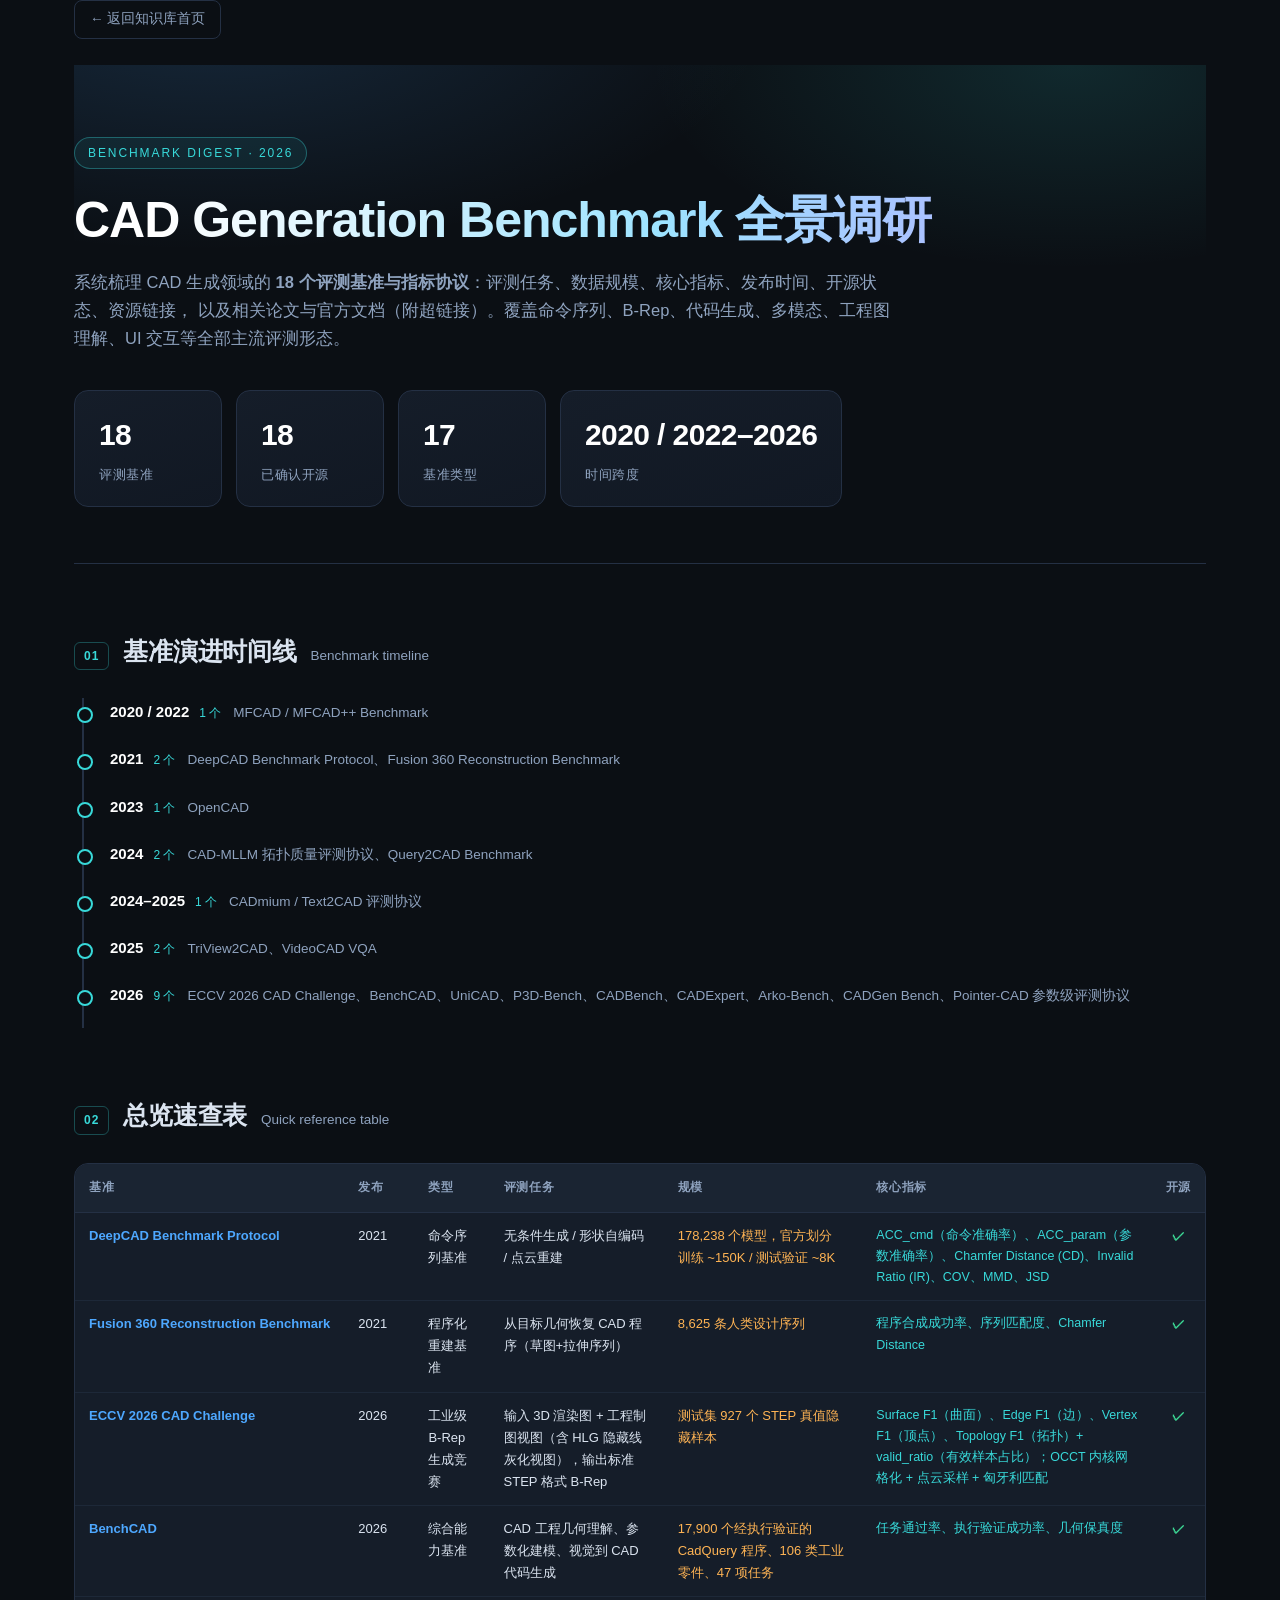
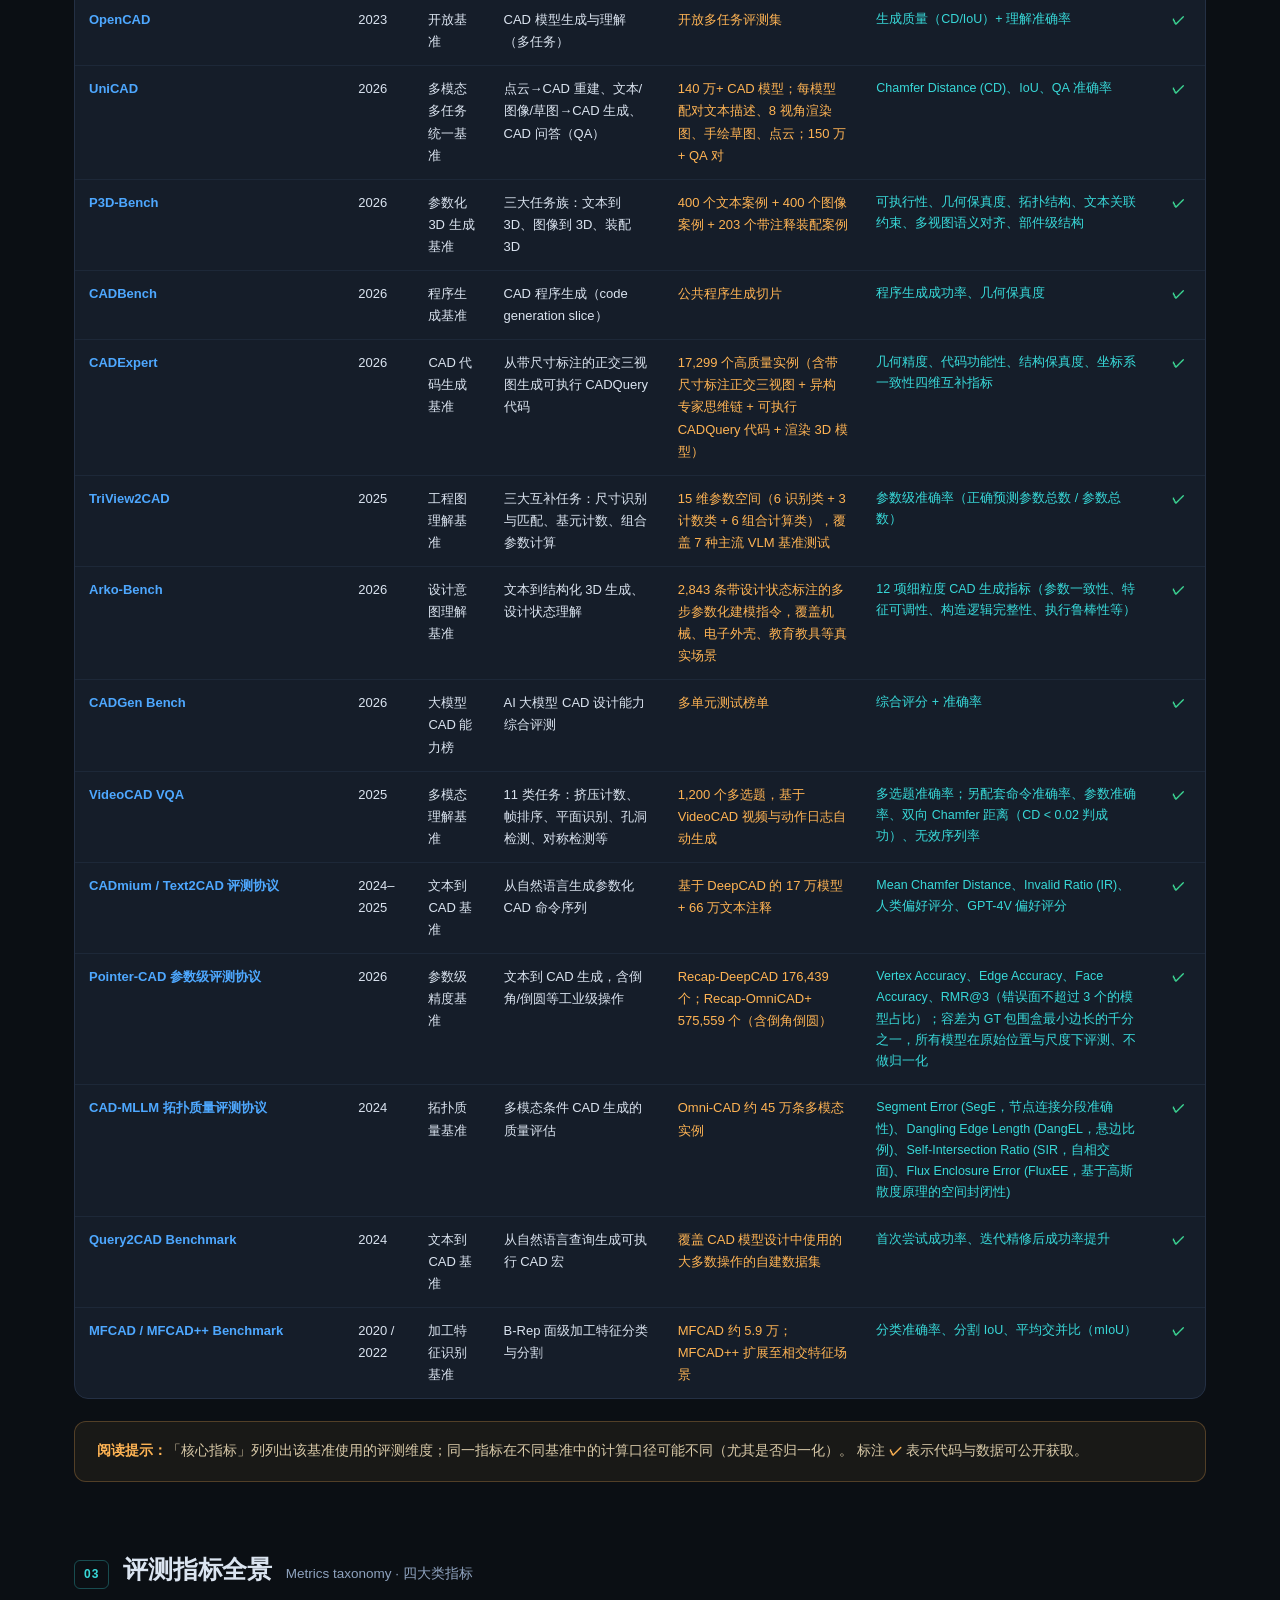
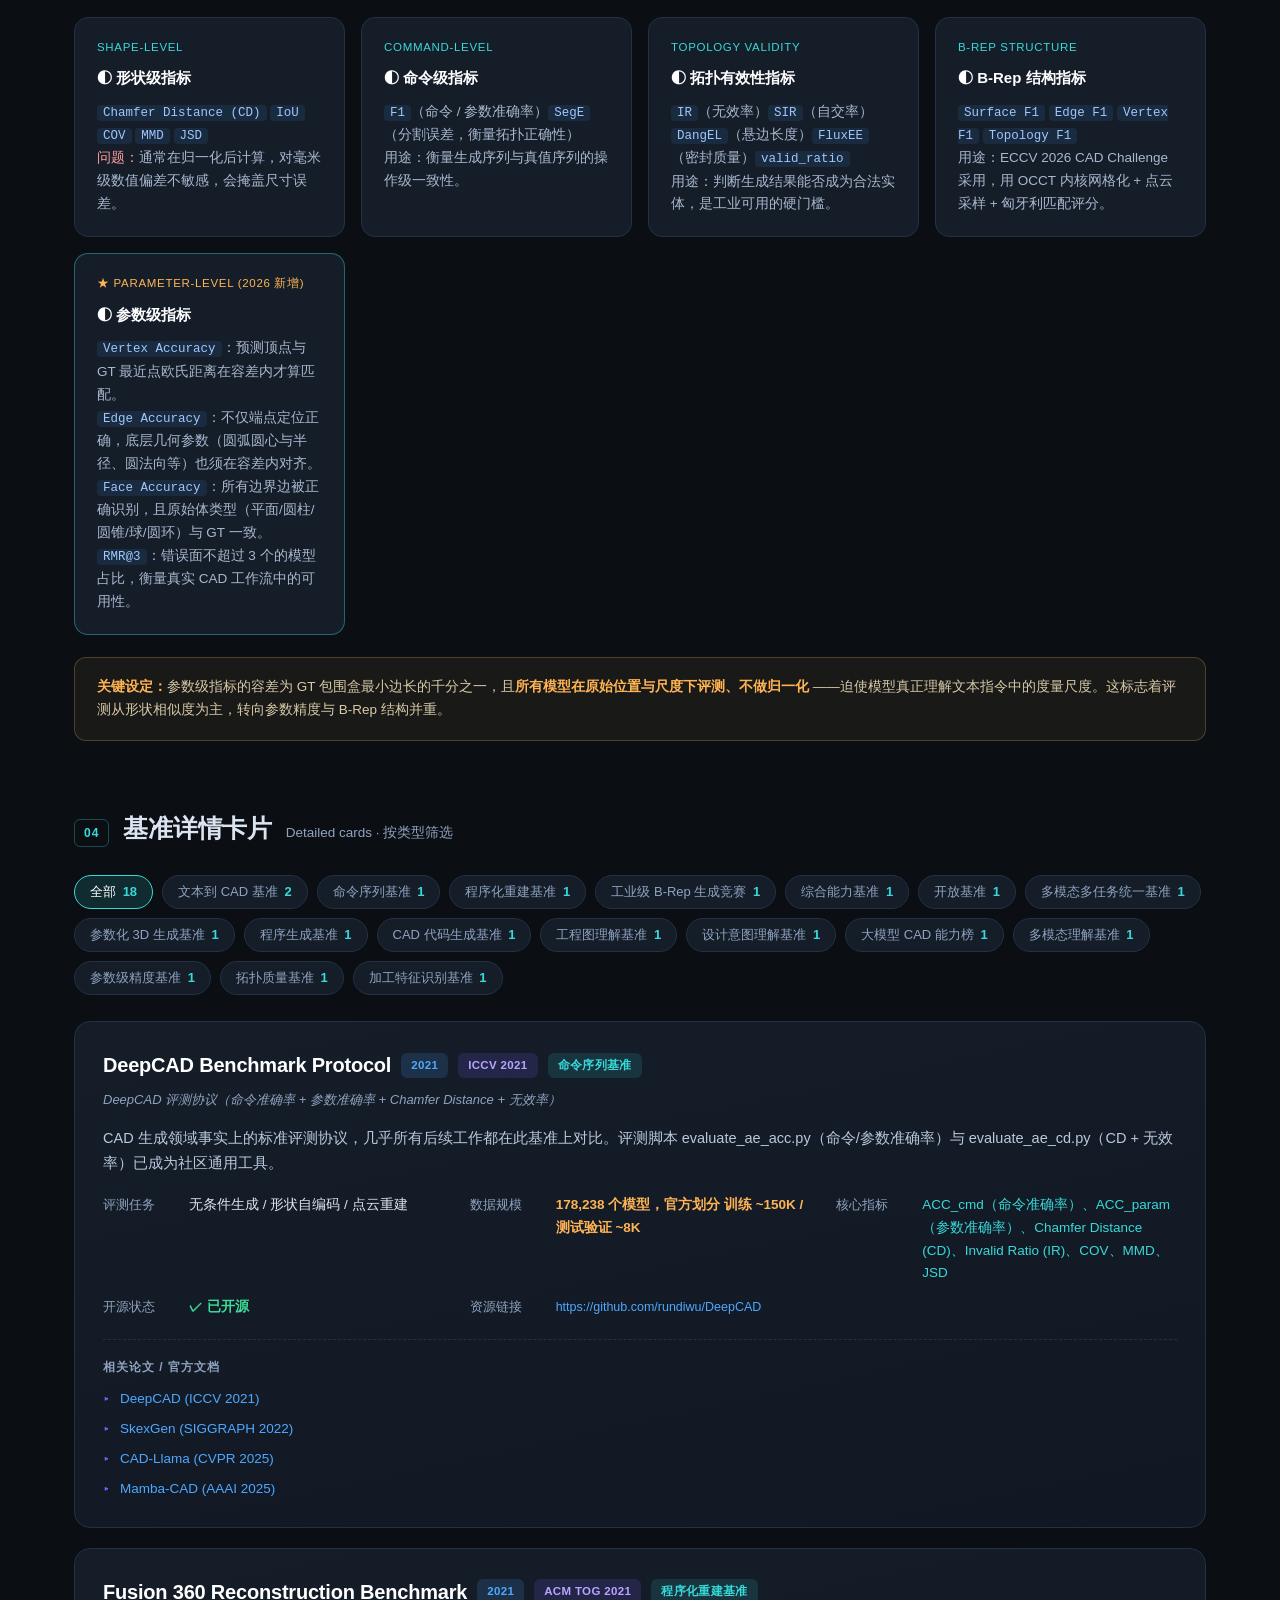
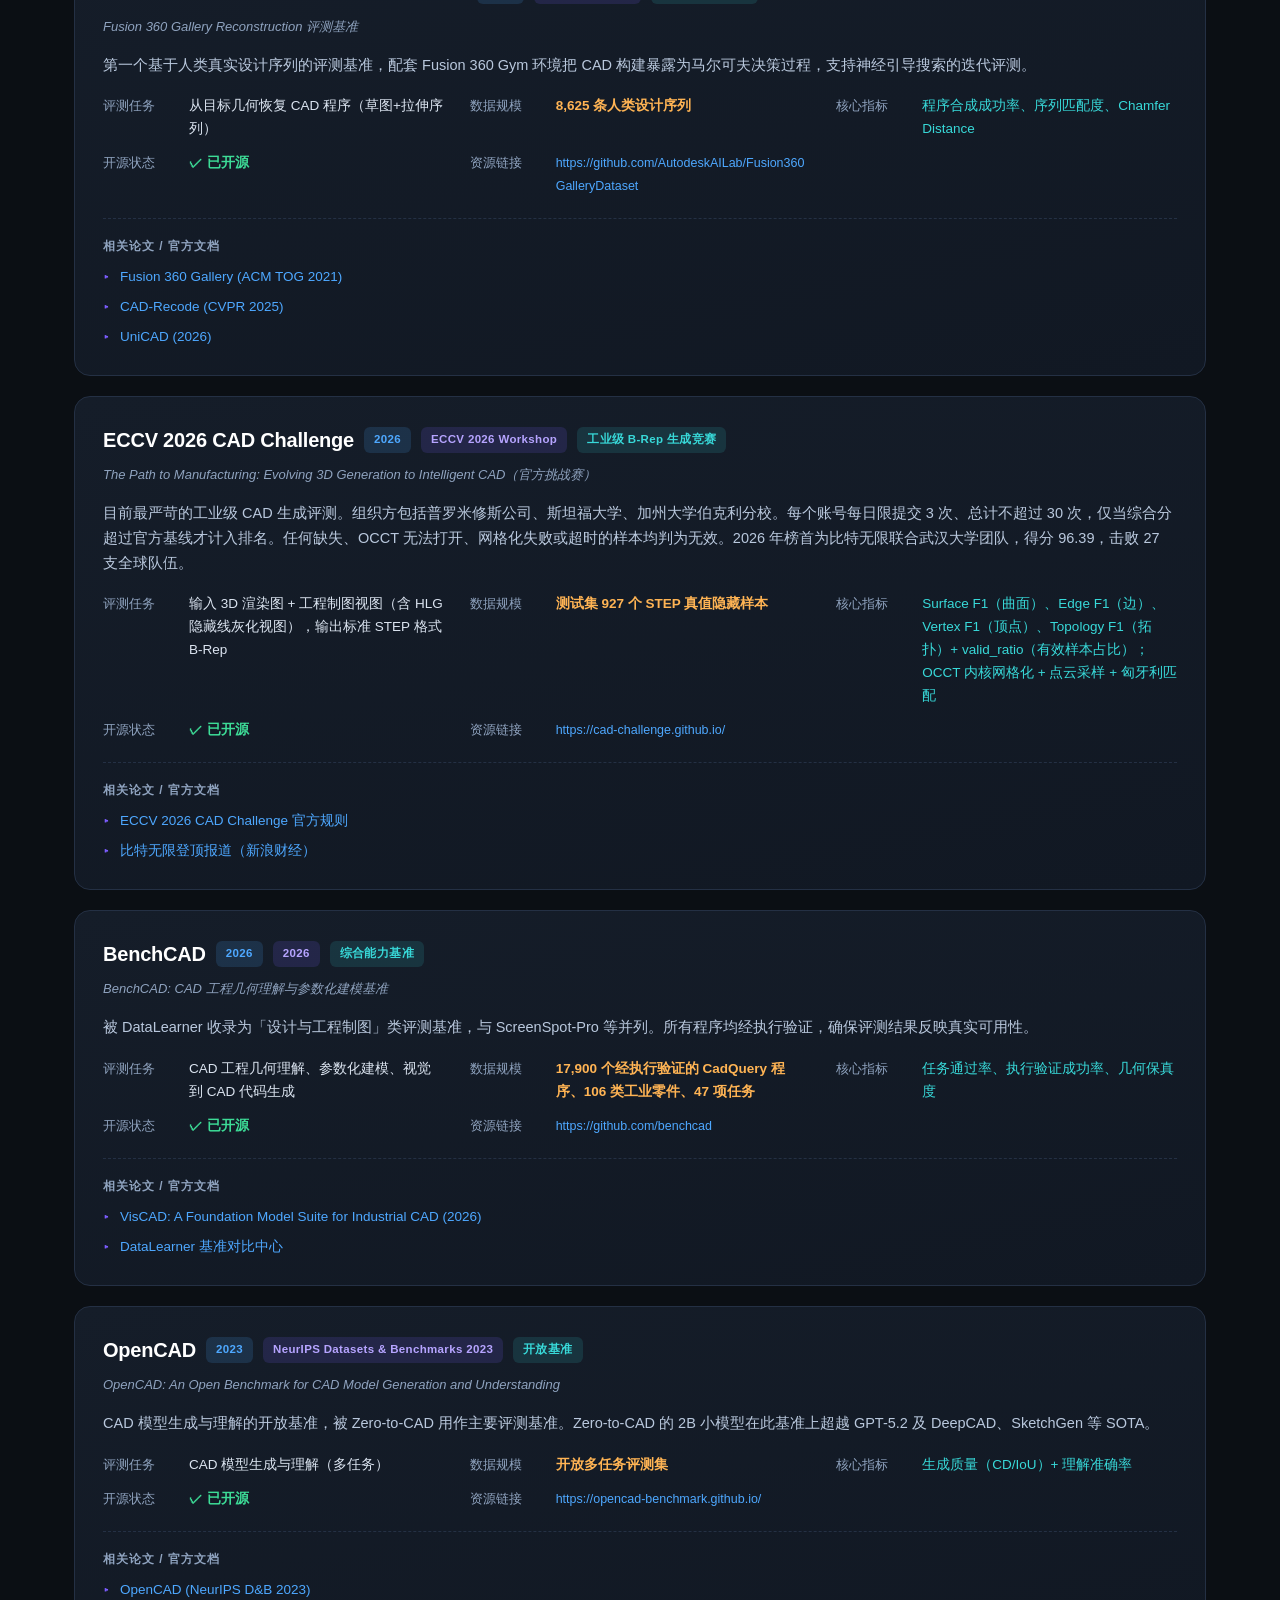
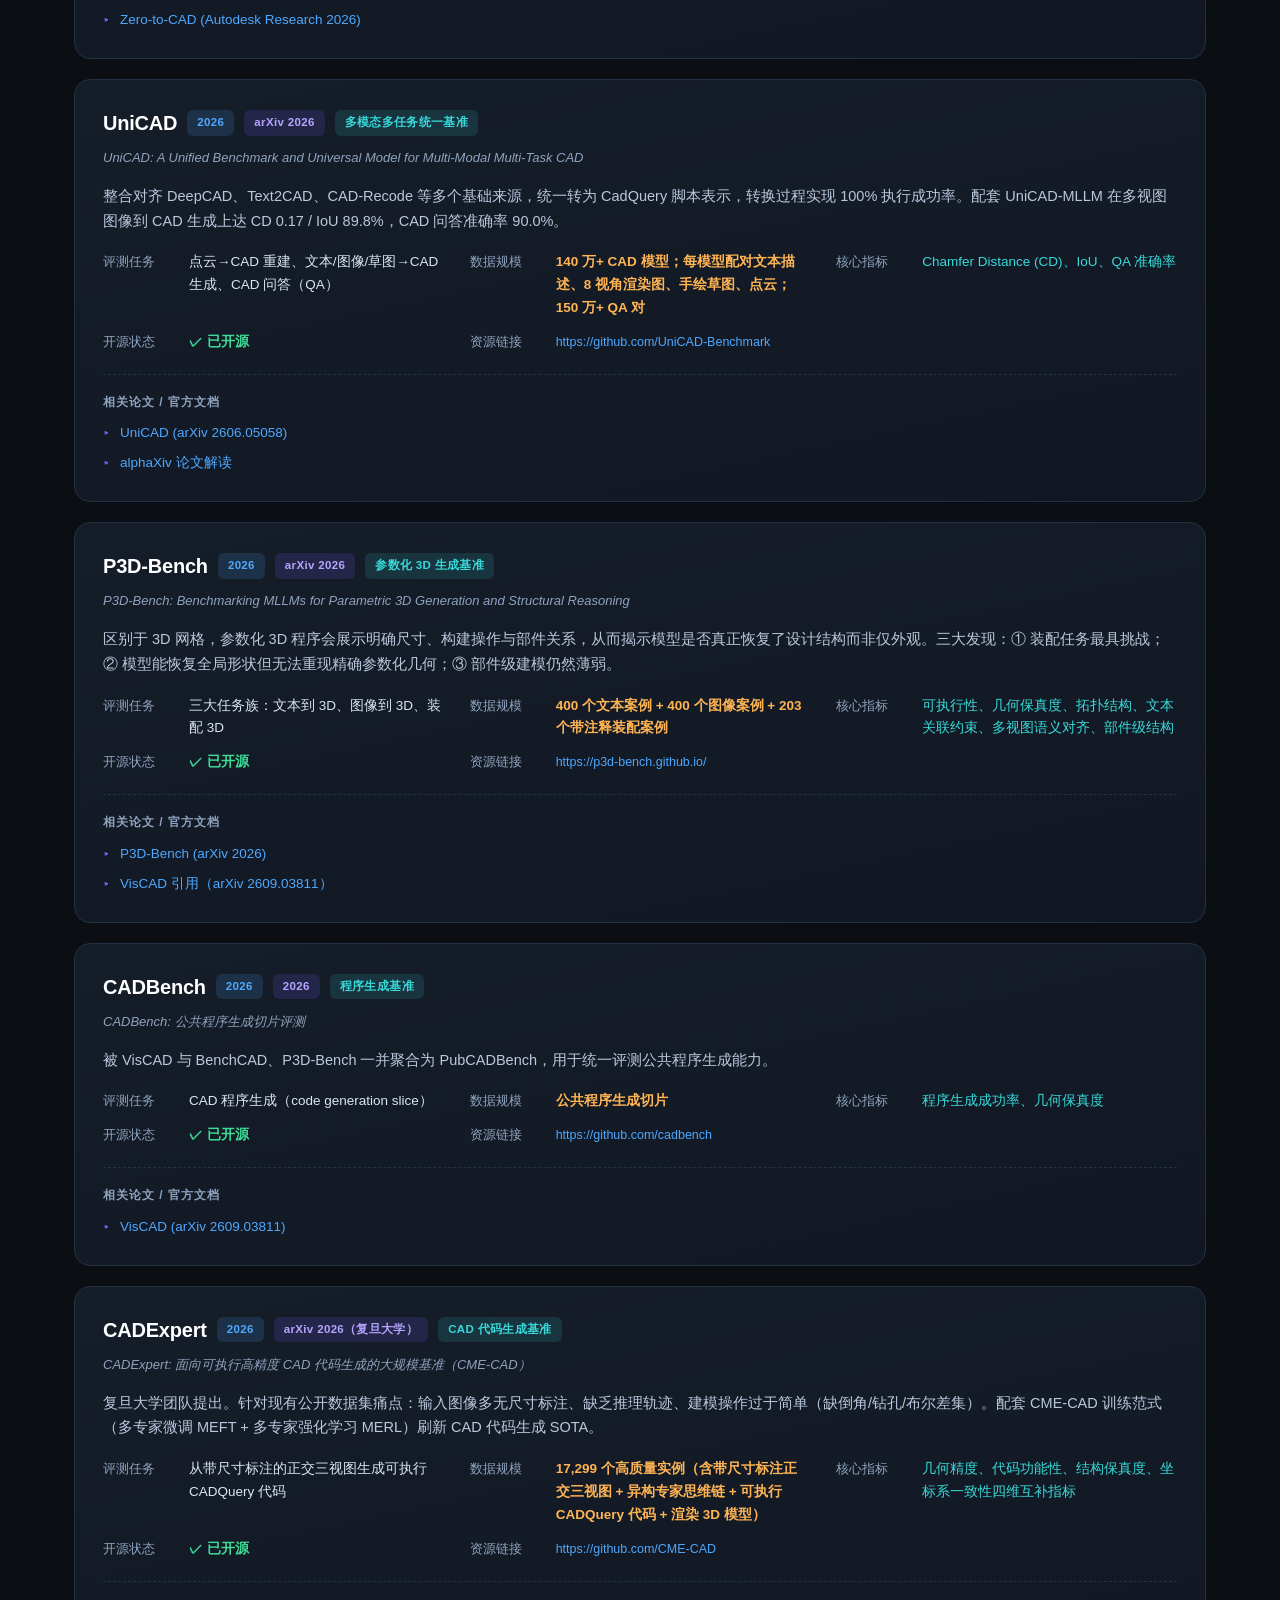
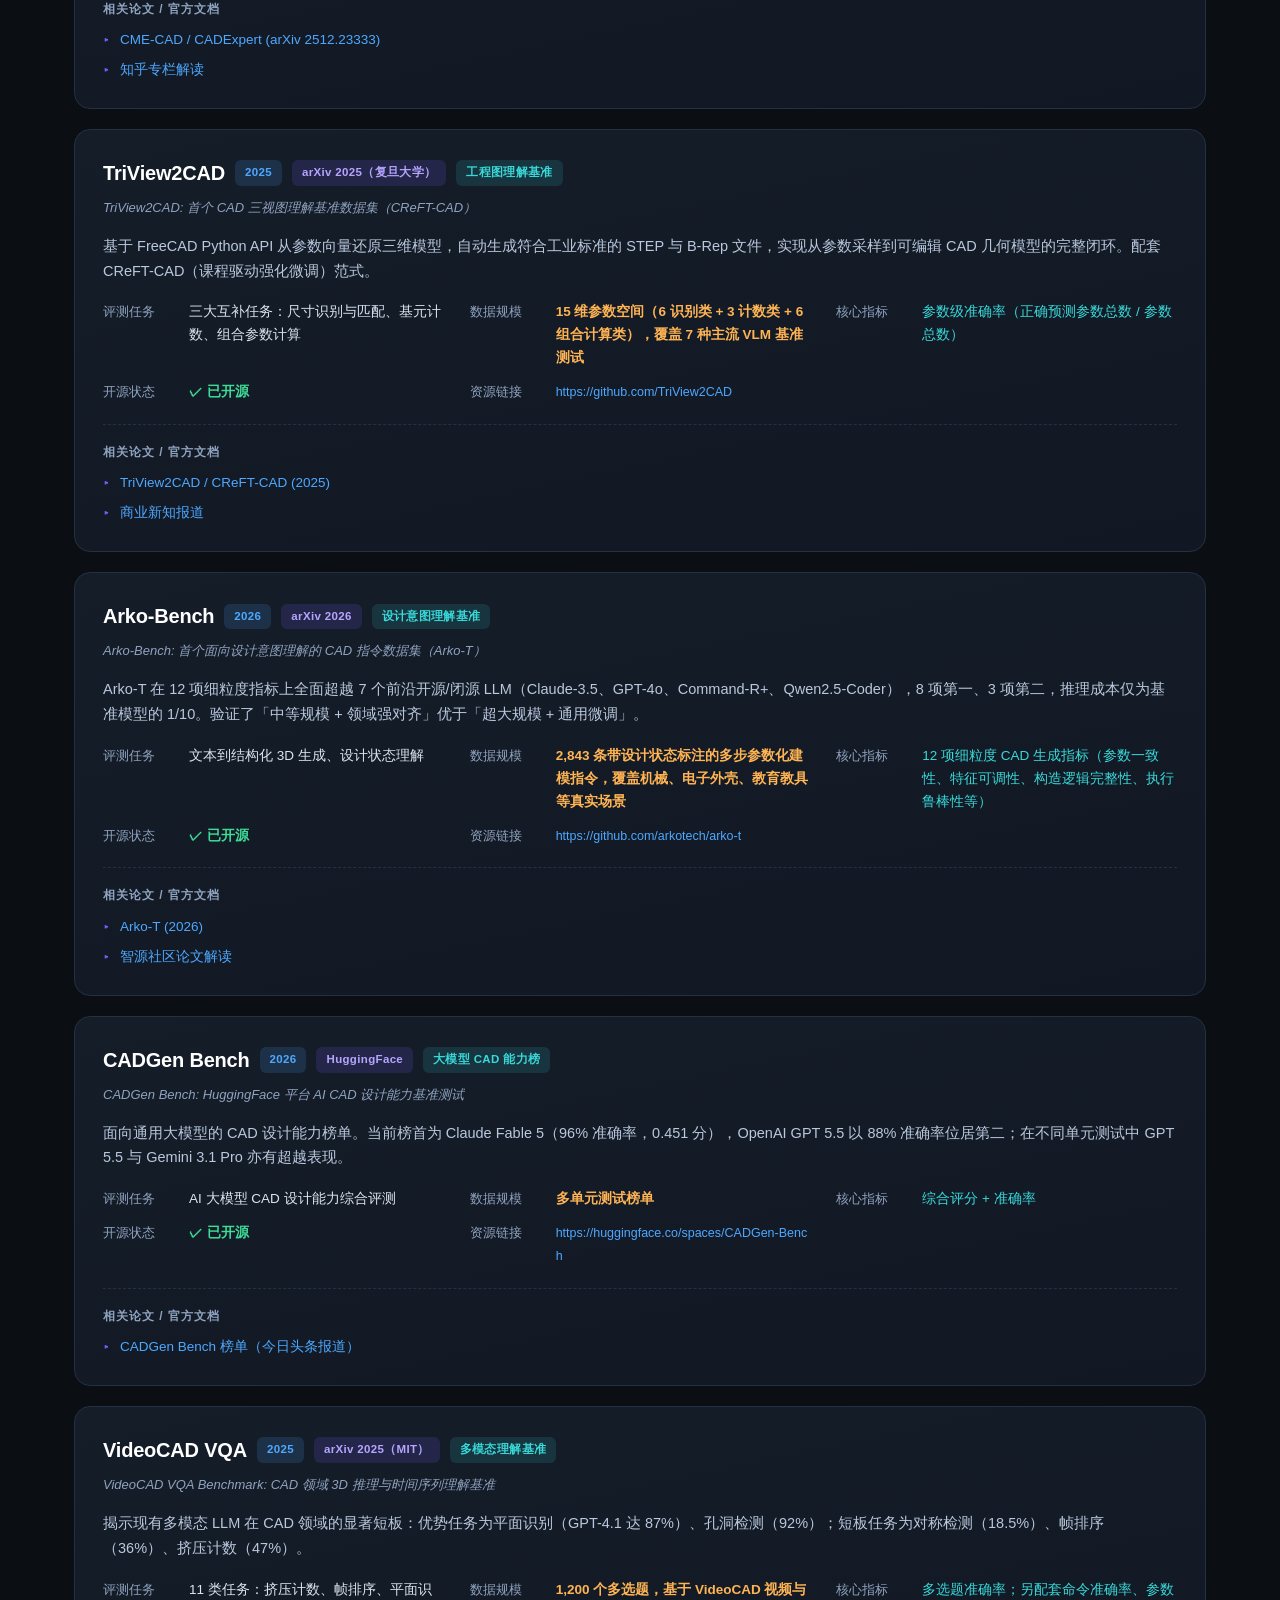
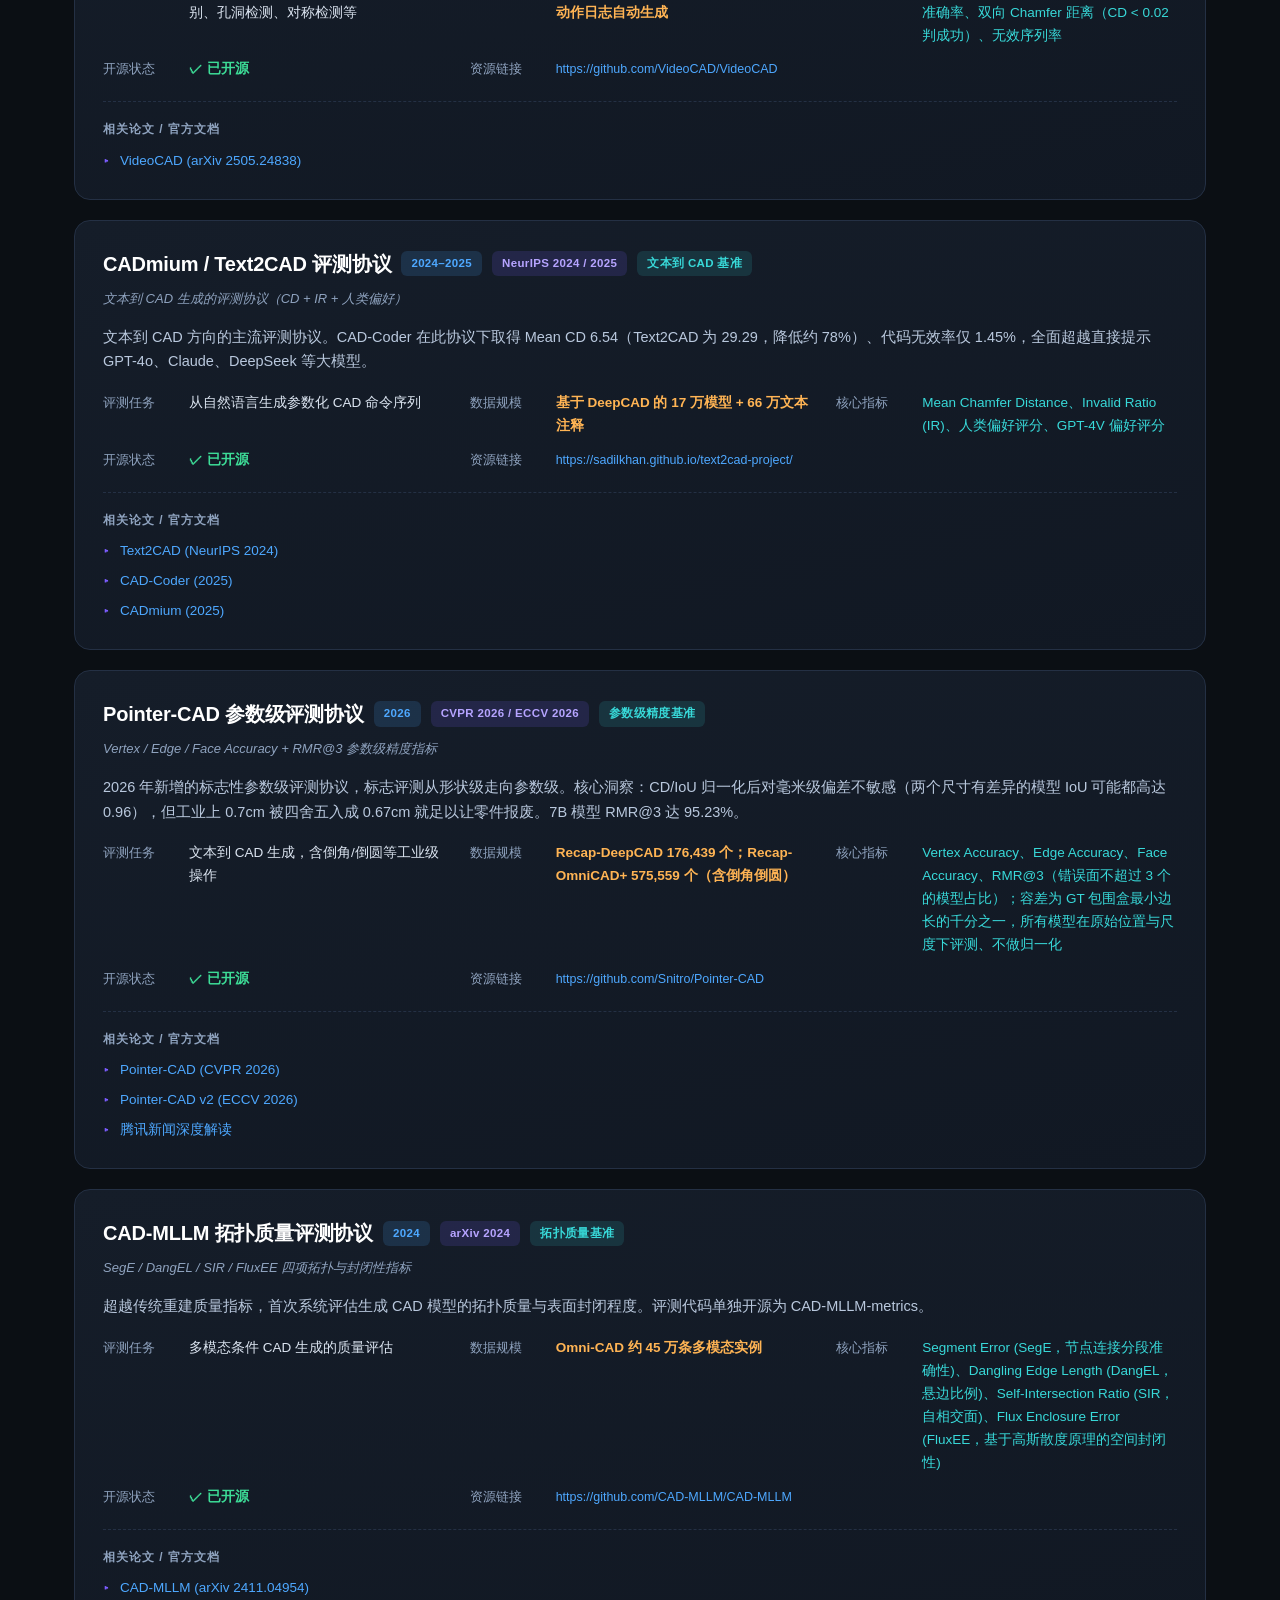
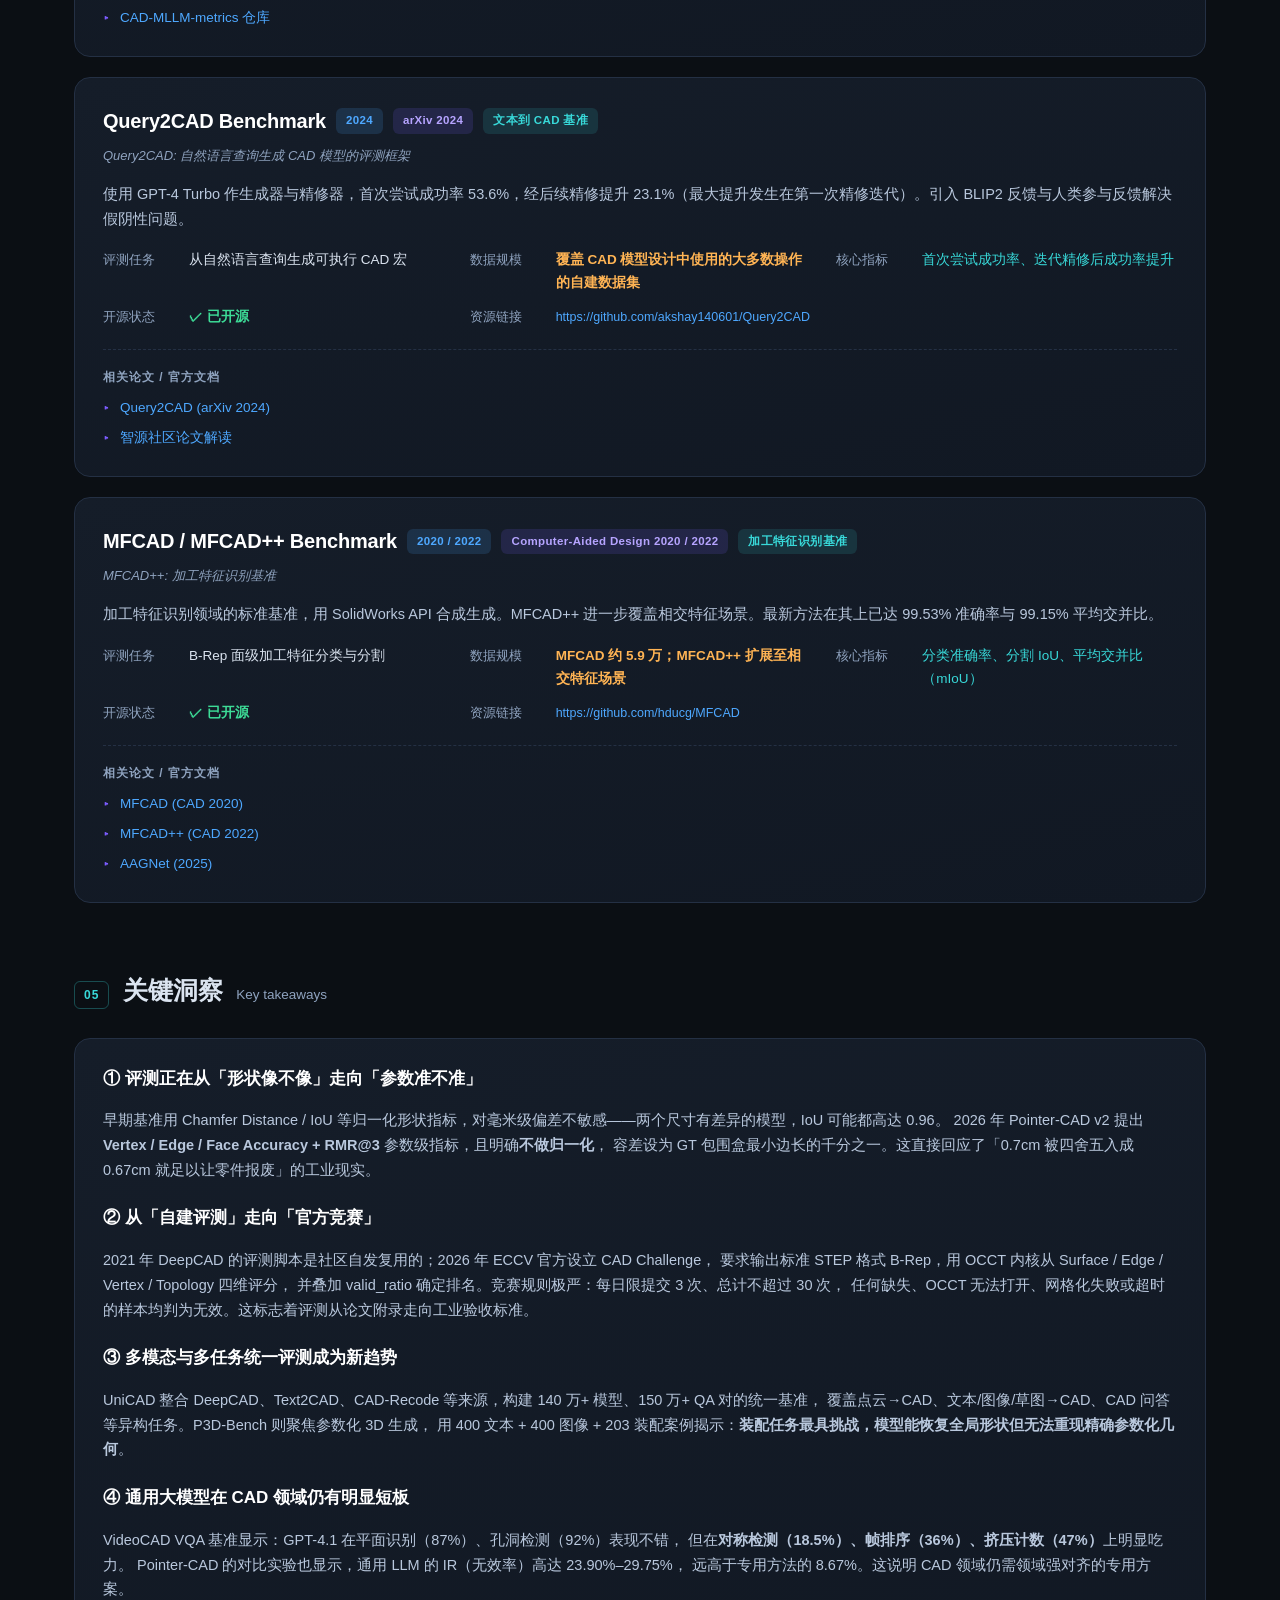
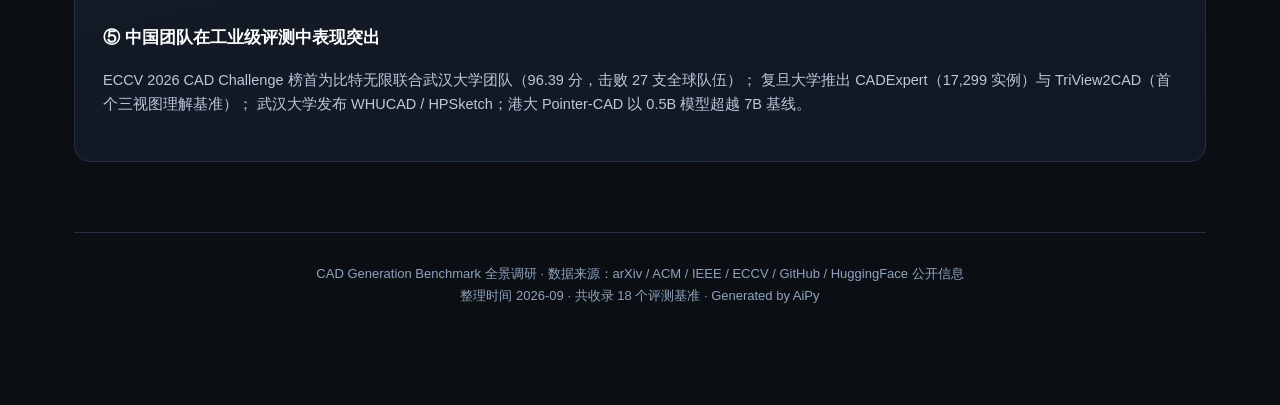
<file: notes/CAD生成/CAD_Generation_Benchmark调研.html>
<!DOCTYPE html>
<html lang="zh-CN">
<head>
<meta charset="UTF-8">
<meta name="viewport" content="width=device-width, initial-scale=1.0">
<title>CAD Generation Benchmark 全景调研 · 2026</title>
<style>
:root {
  --bg: #0b0f14; --bg2: #111823; --card: #151d29; --card2: #1a2432;
  --line: #243044; --txt: #dbe4f0; --txt2: #8fa3bf; --txt3: #5f7a9e;
  --accent: #4ea8ff; --accent2: #7c5cff; --green: #3ddc97;
  --amber: #ffb454; --red: #ff6b6b; --cyan: #38d9d9;
}
* { box-sizing: border-box; margin: 0; padding: 0; }
body {
  background: var(--bg); color: var(--txt); line-height: 1.7;
  font-family: -apple-system, BlinkMacSystemFont, "Segoe UI", "PingFang SC", "Microsoft YaHei", sans-serif;
  -webkit-font-smoothing: antialiased;
}
a { color: var(--accent); text-decoration: none; transition: color .18s; }
a:hover { color: #8cc6ff; text-decoration: underline; }
.wrap { max-width: 1180px; margin: 0 auto; padding: 0 24px 100px; }
.hero {
  position: relative; padding: 72px 0 56px; border-bottom: 1px solid var(--line);
  background:
    radial-gradient(900px 380px at 12% -10%, rgba(78,168,255,.16), transparent 62%),
    radial-gradient(700px 340px at 88% 0%, rgba(56,217,217,.13), transparent 60%);
}
.hero-tag {
  display: inline-block; font-size: 12px; letter-spacing: .16em; text-transform: uppercase;
  color: var(--cyan); border: 1px solid rgba(56,217,217,.35); padding: 5px 13px;
  border-radius: 999px; margin-bottom: 22px; background: rgba(56,217,217,.07);
}
.hero h1 {
  font-size: clamp(30px, 4.6vw, 50px); font-weight: 800; letter-spacing: -.02em;
  line-height: 1.18; margin-bottom: 18px;
  background: linear-gradient(100deg, #ffffff 8%, #9de3ff 52%, #b6a4ff 96%);
  -webkit-background-clip: text; background-clip: text; -webkit-text-fill-color: transparent;
}
.hero p.lead { font-size: 16.5px; color: var(--txt2); max-width: 820px; }
.hero-stats { display: flex; flex-wrap: wrap; gap: 14px; margin-top: 38px; }
.stat {
  background: linear-gradient(160deg, var(--card), var(--bg2));
  border: 1px solid var(--line); border-radius: 14px; padding: 18px 24px; min-width: 148px;
}
.stat b { display: block; font-size: 30px; font-weight: 800; color: #fff; letter-spacing: -.02em; }
.stat span { font-size: 12.5px; color: var(--txt2); letter-spacing: .04em; }
section { padding-top: 66px; }
.sec-head { display: flex; align-items: baseline; gap: 14px; margin-bottom: 26px; flex-wrap: wrap; }
.sec-num {
  font-size: 12px; font-weight: 700; color: var(--cyan);
  border: 1px solid rgba(56,217,217,.3); border-radius: 6px; padding: 3px 9px; letter-spacing: .08em;
}
.sec-head h2 { font-size: 25px; font-weight: 750; letter-spacing: -.01em; }
.sec-head .sec-sub { font-size: 13.5px; color: var(--txt2); }
.timeline { display: flex; flex-direction: column; border-left: 2px solid var(--line); margin-left: 8px; }
.tl-item { position: relative; padding: 0 0 20px 26px; }
.tl-item::before {
  content: ''; position: absolute; left: -7px; top: 9px; width: 12px; height: 12px;
  border-radius: 50%; background: var(--bg); border: 2px solid var(--cyan);
}
.tl-year { font-weight: 750; font-size: 15px; color: #fff; margin-right: 10px; }
.tl-count { font-size: 12px; color: var(--cyan); margin-right: 12px; }
.tl-names { font-size: 13.5px; color: var(--txt2); }
.table-scroll { overflow-x: auto; border: 1px solid var(--line); border-radius: 14px; background: var(--card); }
table { width: 100%; border-collapse: collapse; font-size: 13px; min-width: 1080px; }
thead th {
  text-align: left; padding: 14px 14px; font-size: 11.5px; letter-spacing: .06em;
  text-transform: uppercase; color: var(--txt2); background: var(--card2);
  border-bottom: 1px solid var(--line); white-space: nowrap;
}
tbody td { padding: 12px 14px; border-bottom: 1px solid rgba(36,48,68,.6); vertical-align: top; }
tbody tr:last-child td { border-bottom: none; }
tbody tr:hover { background: rgba(78,168,255,.045); }
.t-name { font-weight: 650; white-space: nowrap; }
.t-size { color: var(--amber); }
.t-metric { color: var(--cyan); font-size: 12.5px; }
.t-open { color: var(--green); font-weight: 700; text-align: center; }
.filters { display: flex; flex-wrap: wrap; gap: 9px; margin-bottom: 26px; }
.filter-btn {
  background: var(--card); color: var(--txt2); border: 1px solid var(--line);
  border-radius: 999px; padding: 7px 15px; font-size: 13px; cursor: pointer;
  font-family: inherit; transition: all .18s;
}
.filter-btn em { font-style: normal; color: var(--cyan); font-weight: 700; margin-left: 3px; }
.filter-btn:hover { border-color: rgba(56,217,217,.5); color: var(--txt); }
.filter-btn.active { background: rgba(56,217,217,.14); border-color: var(--cyan); color: #fff; }
.grid { display: grid; gap: 20px; }
.ds-card {
  background: linear-gradient(168deg, var(--card), var(--bg2));
  border: 1px solid var(--line); border-radius: 16px; padding: 26px 28px;
  transition: border-color .2s, transform .2s;
}
.ds-card:hover { border-color: rgba(56,217,217,.42); transform: translateY(-2px); }
.ds-card.hidden { display: none; }
.ds-title-row { display: flex; align-items: center; gap: 10px; flex-wrap: wrap; }
.ds-title-row h3 { font-size: 20px; font-weight: 750; color: #fff; letter-spacing: -.01em; }
.badge { font-size: 11.5px; padding: 3px 10px; border-radius: 6px; font-weight: 650; letter-spacing: .03em; }
.badge-year { background: rgba(78,168,255,.15); color: var(--accent); }
.badge-venue { background: rgba(124,92,255,.15); color: #b6a4ff; }
.badge-type { background: rgba(56,217,217,.13); color: var(--cyan); }
.ds-full { font-size: 13px; color: var(--txt2); margin-top: 7px; font-style: italic; }
.ds-desc { font-size: 14.5px; color: #b9c8dd; margin: 15px 0 18px; }
.ds-meta { display: grid; grid-template-columns: repeat(auto-fit, minmax(300px, 1fr)); gap: 11px 26px; }
.ds-meta > div { display: flex; gap: 10px; font-size: 13.5px; }
.ds-meta dt { color: var(--txt2); min-width: 76px; flex-shrink: 0; font-size: 13px; }
.ds-meta dd { color: var(--txt); flex: 1; word-break: break-word; }
.ds-meta dd.hl { color: var(--amber); font-weight: 650; }
.ds-meta dd.metric { color: var(--cyan); }
.tag-open { color: var(--green); font-weight: 650; }
.tag-closed { color: var(--red); font-weight: 650; }
.ext-link { font-size: 12.5px; word-break: break-all; }
.ds-papers { margin-top: 20px; padding-top: 17px; border-top: 1px dashed var(--line); }
.ds-papers h4 { font-size: 12px; letter-spacing: .08em; text-transform: uppercase; color: var(--txt2); margin-bottom: 10px; font-weight: 650; }
.ds-papers ul { list-style: none; display: flex; flex-direction: column; gap: 7px; }
.ds-papers li { font-size: 13.5px; padding-left: 17px; position: relative; }
.ds-papers li::before { content: '▸'; position: absolute; left: 0; color: var(--accent2); }
.note {
  background: rgba(255,180,84,.06); border: 1px solid rgba(255,180,84,.25);
  border-radius: 12px; padding: 18px 22px; font-size: 13.5px; color: #d8c9a8; margin-top: 22px;
}
.note b { color: var(--amber); }
.metric-grid { display: grid; grid-template-columns: repeat(auto-fit, minmax(260px, 1fr)); gap: 16px; }
.metric-box {
  background: var(--card); border: 1px solid var(--line); border-radius: 14px; padding: 20px 22px;
}
.metric-box h4 { font-size: 15px; color: #fff; margin-bottom: 10px; font-weight: 700; }
.metric-box .tagline { font-size: 11.5px; color: var(--cyan); letter-spacing: .06em; text-transform: uppercase; margin-bottom: 8px; }
.metric-box p { font-size: 13.5px; color: #a8b8ce; }
.metric-box code {
  background: rgba(78,168,255,.1); color: #9dc7ff; padding: 1px 6px;
  border-radius: 4px; font-size: 12.5px; font-family: ui-monospace, Consolas, monospace;
}
footer {
  margin-top: 70px; padding-top: 30px; border-top: 1px solid var(--line);
  font-size: 13px; color: var(--txt2); text-align: center;
}
.back-home {
  display: inline-block; margin-bottom: 26px; font-size: 13.5px; color: var(--txt2);
  border: 1px solid var(--line); border-radius: 8px; padding: 7px 15px;
}
.back-home:hover { border-color: var(--cyan); color: var(--cyan); text-decoration: none; }
@media (max-width: 640px) {
  .hero { padding: 48px 0 40px; }
  .ds-card { padding: 20px; }
  .ds-meta { grid-template-columns: 1fr; }
}
</style>
</head>
<body>
<div class="wrap">
  <a class="back-home" href="../../index.html">← 返回知识库首页</a>
  <header class="hero">
    <span class="hero-tag">Benchmark Digest · 2026</span>
    <h1>CAD Generation Benchmark 全景调研</h1>
    <p class="lead">
      系统梳理 CAD 生成领域的 <b>18 个评测基准与指标协议</b>：评测任务、数据规模、核心指标、发布时间、开源状态、资源链接，
      以及相关论文与官方文档（附超链接）。覆盖命令序列、B-Rep、代码生成、多模态、工程图理解、UI 交互等全部主流评测形态。
    </p>
    <div class="hero-stats">
      <div class="stat"><b>18</b><span>评测基准</span></div>
      <div class="stat"><b>18</b><span>已确认开源</span></div>
      <div class="stat"><b>17</b><span>基准类型</span></div>
      <div class="stat"><b>2020 / 2022–2026</b><span>时间跨度</span></div>
    </div>
  </header>
  <section>
    <div class="sec-head">
      <span class="sec-num">01</span>
      <h2>基准演进时间线</h2>
      <span class="sec-sub">Benchmark timeline</span>
    </div>
    <div class="timeline"><div class="tl-item"><span class="tl-year">2020 / 2022</span><span class="tl-count">1 个</span><span class="tl-names">MFCAD / MFCAD++ Benchmark</span></div><div class="tl-item"><span class="tl-year">2021</span><span class="tl-count">2 个</span><span class="tl-names">DeepCAD Benchmark Protocol、Fusion 360 Reconstruction Benchmark</span></div><div class="tl-item"><span class="tl-year">2023</span><span class="tl-count">1 个</span><span class="tl-names">OpenCAD</span></div><div class="tl-item"><span class="tl-year">2024</span><span class="tl-count">2 个</span><span class="tl-names">CAD-MLLM 拓扑质量评测协议、Query2CAD Benchmark</span></div><div class="tl-item"><span class="tl-year">2024–2025</span><span class="tl-count">1 个</span><span class="tl-names">CADmium / Text2CAD 评测协议</span></div><div class="tl-item"><span class="tl-year">2025</span><span class="tl-count">2 个</span><span class="tl-names">TriView2CAD、VideoCAD VQA</span></div><div class="tl-item"><span class="tl-year">2026</span><span class="tl-count">9 个</span><span class="tl-names">ECCV 2026 CAD Challenge、BenchCAD、UniCAD、P3D-Bench、CADBench、CADExpert、Arko-Bench、CADGen Bench、Pointer-CAD 参数级评测协议</span></div></div>
  </section>
  <section>
    <div class="sec-head">
      <span class="sec-num">02</span>
      <h2>总览速查表</h2>
      <span class="sec-sub">Quick reference table</span>
    </div>
    <div class="table-scroll">
      <table>
        <thead>
          <tr><th>基准</th><th>发布</th><th>类型</th><th>评测任务</th><th>规模</th><th>核心指标</th><th>开源</th></tr>
        </thead>
        <tbody><tr>
  <td class="t-name"><a href="#deepcad-bench">DeepCAD Benchmark Protocol</a></td>
  <td>2021</td>
  <td>命令序列基准</td>
  <td>无条件生成 / 形状自编码 / 点云重建</td>
  <td class="t-size">178,238 个模型，官方划分 训练 ~150K / 测试验证 ~8K</td>
  <td class="t-metric">ACC_cmd（命令准确率）、ACC_param（参数准确率）、Chamfer Distance (CD)、Invalid Ratio (IR)、COV、MMD、JSD</td>
  <td class="t-open">✓</td>
</tr><tr>
  <td class="t-name"><a href="#fusion360-bench">Fusion 360 Reconstruction Benchmark</a></td>
  <td>2021</td>
  <td>程序化重建基准</td>
  <td>从目标几何恢复 CAD 程序（草图+拉伸序列）</td>
  <td class="t-size">8,625 条人类设计序列</td>
  <td class="t-metric">程序合成成功率、序列匹配度、Chamfer Distance</td>
  <td class="t-open">✓</td>
</tr><tr>
  <td class="t-name"><a href="#eccv-challenge">ECCV 2026 CAD Challenge</a></td>
  <td>2026</td>
  <td>工业级 B-Rep 生成竞赛</td>
  <td>输入 3D 渲染图 + 工程制图视图（含 HLG 隐藏线灰化视图），输出标准 STEP 格式 B-Rep</td>
  <td class="t-size">测试集 927 个 STEP 真值隐藏样本</td>
  <td class="t-metric">Surface F1（曲面）、Edge F1（边）、Vertex F1（顶点）、Topology F1（拓扑）+ valid_ratio（有效样本占比）；OCCT 内核网格化 + 点云采样 + 匈牙利匹配</td>
  <td class="t-open">✓</td>
</tr><tr>
  <td class="t-name"><a href="#benchcad">BenchCAD</a></td>
  <td>2026</td>
  <td>综合能力基准</td>
  <td>CAD 工程几何理解、参数化建模、视觉到 CAD 代码生成</td>
  <td class="t-size">17,900 个经执行验证的 CadQuery 程序、106 类工业零件、47 项任务</td>
  <td class="t-metric">任务通过率、执行验证成功率、几何保真度</td>
  <td class="t-open">✓</td>
</tr><tr>
  <td class="t-name"><a href="#opencad">OpenCAD</a></td>
  <td>2023</td>
  <td>开放基准</td>
  <td>CAD 模型生成与理解（多任务）</td>
  <td class="t-size">开放多任务评测集</td>
  <td class="t-metric">生成质量（CD/IoU）+ 理解准确率</td>
  <td class="t-open">✓</td>
</tr><tr>
  <td class="t-name"><a href="#unicad">UniCAD</a></td>
  <td>2026</td>
  <td>多模态多任务统一基准</td>
  <td>点云→CAD 重建、文本/图像/草图→CAD 生成、CAD 问答（QA）</td>
  <td class="t-size">140 万+ CAD 模型；每模型配对文本描述、8 视角渲染图、手绘草图、点云；150 万+ QA 对</td>
  <td class="t-metric">Chamfer Distance (CD)、IoU、QA 准确率</td>
  <td class="t-open">✓</td>
</tr><tr>
  <td class="t-name"><a href="#p3d-bench">P3D-Bench</a></td>
  <td>2026</td>
  <td>参数化 3D 生成基准</td>
  <td>三大任务族：文本到 3D、图像到 3D、装配 3D</td>
  <td class="t-size">400 个文本案例 + 400 个图像案例 + 203 个带注释装配案例</td>
  <td class="t-metric">可执行性、几何保真度、拓扑结构、文本关联约束、多视图语义对齐、部件级结构</td>
  <td class="t-open">✓</td>
</tr><tr>
  <td class="t-name"><a href="#cadbench">CADBench</a></td>
  <td>2026</td>
  <td>程序生成基准</td>
  <td>CAD 程序生成（code generation slice）</td>
  <td class="t-size">公共程序生成切片</td>
  <td class="t-metric">程序生成成功率、几何保真度</td>
  <td class="t-open">✓</td>
</tr><tr>
  <td class="t-name"><a href="#cadexpert">CADExpert</a></td>
  <td>2026</td>
  <td>CAD 代码生成基准</td>
  <td>从带尺寸标注的正交三视图生成可执行 CADQuery 代码</td>
  <td class="t-size">17,299 个高质量实例（含带尺寸标注正交三视图 + 异构专家思维链 + 可执行 CADQuery 代码 + 渲染 3D 模型）</td>
  <td class="t-metric">几何精度、代码功能性、结构保真度、坐标系一致性四维互补指标</td>
  <td class="t-open">✓</td>
</tr><tr>
  <td class="t-name"><a href="#triview2cad">TriView2CAD</a></td>
  <td>2025</td>
  <td>工程图理解基准</td>
  <td>三大互补任务：尺寸识别与匹配、基元计数、组合参数计算</td>
  <td class="t-size">15 维参数空间（6 识别类 + 3 计数类 + 6 组合计算类），覆盖 7 种主流 VLM 基准测试</td>
  <td class="t-metric">参数级准确率（正确预测参数总数 / 参数总数）</td>
  <td class="t-open">✓</td>
</tr><tr>
  <td class="t-name"><a href="#arkobench">Arko-Bench</a></td>
  <td>2026</td>
  <td>设计意图理解基准</td>
  <td>文本到结构化 3D 生成、设计状态理解</td>
  <td class="t-size">2,843 条带设计状态标注的多步参数化建模指令，覆盖机械、电子外壳、教育教具等真实场景</td>
  <td class="t-metric">12 项细粒度 CAD 生成指标（参数一致性、特征可调性、构造逻辑完整性、执行鲁棒性等）</td>
  <td class="t-open">✓</td>
</tr><tr>
  <td class="t-name"><a href="#cadgenbench">CADGen Bench</a></td>
  <td>2026</td>
  <td>大模型 CAD 能力榜</td>
  <td>AI 大模型 CAD 设计能力综合评测</td>
  <td class="t-size">多单元测试榜单</td>
  <td class="t-metric">综合评分 + 准确率</td>
  <td class="t-open">✓</td>
</tr><tr>
  <td class="t-name"><a href="#videocad-vqa">VideoCAD VQA</a></td>
  <td>2025</td>
  <td>多模态理解基准</td>
  <td>11 类任务：挤压计数、帧排序、平面识别、孔洞检测、对称检测等</td>
  <td class="t-size">1,200 个多选题，基于 VideoCAD 视频与动作日志自动生成</td>
  <td class="t-metric">多选题准确率；另配套命令准确率、参数准确率、双向 Chamfer 距离（CD &lt; 0.02 判成功）、无效序列率</td>
  <td class="t-open">✓</td>
</tr><tr>
  <td class="t-name"><a href="#cadmium-protocol">CADmium / Text2CAD 评测协议</a></td>
  <td>2024–2025</td>
  <td>文本到 CAD 基准</td>
  <td>从自然语言生成参数化 CAD 命令序列</td>
  <td class="t-size">基于 DeepCAD 的 17 万模型 + 66 万文本注释</td>
  <td class="t-metric">Mean Chamfer Distance、Invalid Ratio (IR)、人类偏好评分、GPT-4V 偏好评分</td>
  <td class="t-open">✓</td>
</tr><tr>
  <td class="t-name"><a href="#pointercad-protocol">Pointer-CAD 参数级评测协议</a></td>
  <td>2026</td>
  <td>参数级精度基准</td>
  <td>文本到 CAD 生成，含倒角/倒圆等工业级操作</td>
  <td class="t-size">Recap-DeepCAD 176,439 个；Recap-OmniCAD+ 575,559 个（含倒角倒圆）</td>
  <td class="t-metric">Vertex Accuracy、Edge Accuracy、Face Accuracy、RMR@3（错误面不超过 3 个的模型占比）；容差为 GT 包围盒最小边长的千分之一，所有模型在原始位置与尺度下评测、不做归一化</td>
  <td class="t-open">✓</td>
</tr><tr>
  <td class="t-name"><a href="#cadmllm-protocol">CAD-MLLM 拓扑质量评测协议</a></td>
  <td>2024</td>
  <td>拓扑质量基准</td>
  <td>多模态条件 CAD 生成的质量评估</td>
  <td class="t-size">Omni-CAD 约 45 万条多模态实例</td>
  <td class="t-metric">Segment Error (SegE，节点连接分段准确性)、Dangling Edge Length (DangEL，悬边比例)、Self-Intersection Ratio (SIR，自相交面)、Flux Enclosure Error (FluxEE，基于高斯散度原理的空间封闭性)</td>
  <td class="t-open">✓</td>
</tr><tr>
  <td class="t-name"><a href="#query2cad-bench">Query2CAD Benchmark</a></td>
  <td>2024</td>
  <td>文本到 CAD 基准</td>
  <td>从自然语言查询生成可执行 CAD 宏</td>
  <td class="t-size">覆盖 CAD 模型设计中使用的大多数操作的自建数据集</td>
  <td class="t-metric">首次尝试成功率、迭代精修后成功率提升</td>
  <td class="t-open">✓</td>
</tr><tr>
  <td class="t-name"><a href="#mfcad-bench">MFCAD / MFCAD++ Benchmark</a></td>
  <td>2020 / 2022</td>
  <td>加工特征识别基准</td>
  <td>B-Rep 面级加工特征分类与分割</td>
  <td class="t-size">MFCAD 约 5.9 万；MFCAD++ 扩展至相交特征场景</td>
  <td class="t-metric">分类准确率、分割 IoU、平均交并比（mIoU）</td>
  <td class="t-open">✓</td>
</tr></tbody>
      </table>
    </div>
    <div class="note">
      <b>阅读提示：</b>「核心指标」列列出该基准使用的评测维度；同一指标在不同基准中的计算口径可能不同（尤其是否归一化）。
      标注 <b>✓</b> 表示代码与数据可公开获取。
    </div>
  </section>
  <section>
    <div class="sec-head">
      <span class="sec-num">03</span>
      <h2>评测指标全景</h2>
      <span class="sec-sub">Metrics taxonomy · 四大类指标</span>
    </div>
    <div class="metric-grid">
      <div class="metric-box">
        <div class="tagline">Shape-level</div>
        <h4>◐ 形状级指标</h4>
        <p><code>Chamfer Distance (CD)</code> <code>IoU</code> <code>COV</code> <code>MMD</code> <code>JSD</code><br>
        <span style="color:#ff9f9f">问题：</span>通常在归一化后计算，对毫米级数值偏差不敏感，会掩盖尺寸误差。</p>
      </div>
      <div class="metric-box">
        <div class="tagline">Command-level</div>
        <h4>◐ 命令级指标</h4>
        <p><code>F1</code>（命令 / 参数准确率）<code>SegE</code>（分割误差，衡量拓扑正确性）<br>
        用途：衡量生成序列与真值序列的操作级一致性。</p>
      </div>
      <div class="metric-box">
        <div class="tagline">Topology validity</div>
        <h4>◐ 拓扑有效性指标</h4>
        <p><code>IR</code>（无效率）<code>SIR</code>（自交率）<code>DangEL</code>（悬边长度）<code>FluxEE</code>（密封质量）<code>valid_ratio</code><br>
        用途：判断生成结果能否成为合法实体，是工业可用的硬门槛。</p>
      </div>
      <div class="metric-box">
        <div class="tagline">B-Rep structure</div>
        <h4>◐ B-Rep 结构指标</h4>
        <p><code>Surface F1</code> <code>Edge F1</code> <code>Vertex F1</code> <code>Topology F1</code><br>
        用途：ECCV 2026 CAD Challenge 采用，用 OCCT 内核网格化 + 点云采样 + 匈牙利匹配评分。</p>
      </div>
      <div class="metric-box" style="border-color: rgba(56,217,217,.4);">
        <div class="tagline" style="color:var(--amber)">★ Parameter-level (2026 新增)</div>
        <h4>◐ 参数级指标</h4>
        <p><code>Vertex Accuracy</code>：预测顶点与 GT 最近点欧氏距离在容差内才算匹配。<br>
        <code>Edge Accuracy</code>：不仅端点定位正确，底层几何参数（圆弧圆心与半径、圆法向等）也须在容差内对齐。<br>
        <code>Face Accuracy</code>：所有边界边被正确识别，且原始体类型（平面/圆柱/圆锥/球/圆环）与 GT 一致。<br>
        <code>RMR@3</code>：错误面不超过 3 个的模型占比，衡量真实 CAD 工作流中的可用性。</p>
      </div>
    </div>
    <div class="note">
      <b>关键设定：</b>参数级指标的容差为 GT 包围盒最小边长的千分之一，且<b>所有模型在原始位置与尺度下评测、不做归一化</b>
      ——迫使模型真正理解文本指令中的度量尺度。这标志着评测从形状相似度为主，转向参数精度与 B-Rep 结构并重。
    </div>
  </section>
  <section>
    <div class="sec-head">
      <span class="sec-num">04</span>
      <h2>基准详情卡片</h2>
      <span class="sec-sub">Detailed cards · 按类型筛选</span>
    </div>
    <div class="filters">
      <button class="filter-btn active" data-filter="all">全部 <em>18</em></button>
      <button class="filter-btn" data-filter="type" data-value="文本到 CAD 基准">文本到 CAD 基准 <em>2</em></button><button class="filter-btn" data-filter="type" data-value="命令序列基准">命令序列基准 <em>1</em></button><button class="filter-btn" data-filter="type" data-value="程序化重建基准">程序化重建基准 <em>1</em></button><button class="filter-btn" data-filter="type" data-value="工业级 B-Rep 生成竞赛">工业级 B-Rep 生成竞赛 <em>1</em></button><button class="filter-btn" data-filter="type" data-value="综合能力基准">综合能力基准 <em>1</em></button><button class="filter-btn" data-filter="type" data-value="开放基准">开放基准 <em>1</em></button><button class="filter-btn" data-filter="type" data-value="多模态多任务统一基准">多模态多任务统一基准 <em>1</em></button><button class="filter-btn" data-filter="type" data-value="参数化 3D 生成基准">参数化 3D 生成基准 <em>1</em></button><button class="filter-btn" data-filter="type" data-value="程序生成基准">程序生成基准 <em>1</em></button><button class="filter-btn" data-filter="type" data-value="CAD 代码生成基准">CAD 代码生成基准 <em>1</em></button><button class="filter-btn" data-filter="type" data-value="工程图理解基准">工程图理解基准 <em>1</em></button><button class="filter-btn" data-filter="type" data-value="设计意图理解基准">设计意图理解基准 <em>1</em></button><button class="filter-btn" data-filter="type" data-value="大模型 CAD 能力榜">大模型 CAD 能力榜 <em>1</em></button><button class="filter-btn" data-filter="type" data-value="多模态理解基准">多模态理解基准 <em>1</em></button><button class="filter-btn" data-filter="type" data-value="参数级精度基准">参数级精度基准 <em>1</em></button><button class="filter-btn" data-filter="type" data-value="拓扑质量基准">拓扑质量基准 <em>1</em></button><button class="filter-btn" data-filter="type" data-value="加工特征识别基准">加工特征识别基准 <em>1</em></button>
    </div>
    <div class="grid" id="grid">
      
    <article class="ds-card" data-type="命令序列基准" data-year="2021">
      <header class="ds-head">
        <div class="ds-title-row">
          <h3>DeepCAD Benchmark Protocol</h3>
          <span class="badge badge-year">2021</span>
          <span class="badge badge-venue">ICCV 2021</span>
          <span class="badge badge-type">命令序列基准</span>
        </div>
        <p class="ds-full">DeepCAD 评测协议（命令准确率 + 参数准确率 + Chamfer Distance + 无效率）</p>
      </header>
      <p class="ds-desc">CAD 生成领域事实上的标准评测协议，几乎所有后续工作都在此基准上对比。评测脚本 evaluate_ae_acc.py（命令/参数准确率）与 evaluate_ae_cd.py（CD + 无效率）已成为社区通用工具。</p>
      <dl class="ds-meta">
        <div><dt>评测任务</dt><dd>无条件生成 / 形状自编码 / 点云重建</dd></div>
        <div><dt>数据规模</dt><dd class="hl">178,238 个模型，官方划分 训练 ~150K / 测试验证 ~8K</dd></div>
        <div><dt>核心指标</dt><dd class="metric">ACC_cmd（命令准确率）、ACC_param（参数准确率）、Chamfer Distance (CD)、Invalid Ratio (IR)、COV、MMD、JSD</dd></div>
        <div><dt>开源状态</dt><dd><span class="tag-open">✓ 已开源</span></dd></div>
        <div><dt>资源链接</dt><dd><a href="https://github.com/rundiwu/DeepCAD" target="_blank" rel="noopener" class="ext-link">https://github.com/rundiwu/DeepCAD</a></dd></div>
      </dl>
      <div class="ds-papers">
        <h4>相关论文 / 官方文档</h4>
        <ul><li><a href="https://arxiv.org/abs/2105.09492" target="_blank" rel="noopener">DeepCAD (ICCV 2021)</a></li><li><a href="https://arxiv.org/abs/2207.04632" target="_blank" rel="noopener">SkexGen (SIGGRAPH 2022)</a></li><li><a href="https://arxiv.org/abs/2411.04954" target="_blank" rel="noopener">CAD-Llama (CVPR 2025)</a></li><li><a href="https://arxiv.org/abs/2412.11892" target="_blank" rel="noopener">Mamba-CAD (AAAI 2025)</a></li></ul>
      </div>
    </article>
    <article class="ds-card" data-type="程序化重建基准" data-year="2021">
      <header class="ds-head">
        <div class="ds-title-row">
          <h3>Fusion 360 Reconstruction Benchmark</h3>
          <span class="badge badge-year">2021</span>
          <span class="badge badge-venue">ACM TOG 2021</span>
          <span class="badge badge-type">程序化重建基准</span>
        </div>
        <p class="ds-full">Fusion 360 Gallery Reconstruction 评测基准</p>
      </header>
      <p class="ds-desc">第一个基于人类真实设计序列的评测基准，配套 Fusion 360 Gym 环境把 CAD 构建暴露为马尔可夫决策过程，支持神经引导搜索的迭代评测。</p>
      <dl class="ds-meta">
        <div><dt>评测任务</dt><dd>从目标几何恢复 CAD 程序（草图+拉伸序列）</dd></div>
        <div><dt>数据规模</dt><dd class="hl">8,625 条人类设计序列</dd></div>
        <div><dt>核心指标</dt><dd class="metric">程序合成成功率、序列匹配度、Chamfer Distance</dd></div>
        <div><dt>开源状态</dt><dd><span class="tag-open">✓ 已开源</span></dd></div>
        <div><dt>资源链接</dt><dd><a href="https://github.com/AutodeskAILab/Fusion360GalleryDataset" target="_blank" rel="noopener" class="ext-link">https://github.com/AutodeskAILab/Fusion360GalleryDataset</a></dd></div>
      </dl>
      <div class="ds-papers">
        <h4>相关论文 / 官方文档</h4>
        <ul><li><a href="https://arxiv.org/abs/2010.02392" target="_blank" rel="noopener">Fusion 360 Gallery (ACM TOG 2021)</a></li><li><a href="https://arxiv.org/abs/2412.14023" target="_blank" rel="noopener">CAD-Recode (CVPR 2025)</a></li><li><a href="https://arxiv.org/abs/2606.05058" target="_blank" rel="noopener">UniCAD (2026)</a></li></ul>
      </div>
    </article>
    <article class="ds-card" data-type="工业级 B-Rep 生成竞赛" data-year="2026">
      <header class="ds-head">
        <div class="ds-title-row">
          <h3>ECCV 2026 CAD Challenge</h3>
          <span class="badge badge-year">2026</span>
          <span class="badge badge-venue">ECCV 2026 Workshop</span>
          <span class="badge badge-type">工业级 B-Rep 生成竞赛</span>
        </div>
        <p class="ds-full">The Path to Manufacturing: Evolving 3D Generation to Intelligent CAD（官方挑战赛）</p>
      </header>
      <p class="ds-desc">目前最严苛的工业级 CAD 生成评测。组织方包括普罗米修斯公司、斯坦福大学、加州大学伯克利分校。每个账号每日限提交 3 次、总计不超过 30 次，仅当综合分超过官方基线才计入排名。任何缺失、OCCT 无法打开、网格化失败或超时的样本均判为无效。2026 年榜首为比特无限联合武汉大学团队，得分 96.39，击败 27 支全球队伍。</p>
      <dl class="ds-meta">
        <div><dt>评测任务</dt><dd>输入 3D 渲染图 + 工程制图视图（含 HLG 隐藏线灰化视图），输出标准 STEP 格式 B-Rep</dd></div>
        <div><dt>数据规模</dt><dd class="hl">测试集 927 个 STEP 真值隐藏样本</dd></div>
        <div><dt>核心指标</dt><dd class="metric">Surface F1（曲面）、Edge F1（边）、Vertex F1（顶点）、Topology F1（拓扑）+ valid_ratio（有效样本占比）；OCCT 内核网格化 + 点云采样 + 匈牙利匹配</dd></div>
        <div><dt>开源状态</dt><dd><span class="tag-open">✓ 已开源</span></dd></div>
        <div><dt>资源链接</dt><dd><a href="https://cad-challenge.github.io/" target="_blank" rel="noopener" class="ext-link">https://cad-challenge.github.io/</a></dd></div>
      </dl>
      <div class="ds-papers">
        <h4>相关论文 / 官方文档</h4>
        <ul><li><a href="https://cad-challenge.github.io/" target="_blank" rel="noopener">ECCV 2026 CAD Challenge 官方规则</a></li><li><a href="https://t.cj.sina.cn/articles/view/3996876140/ee3b7d6c001017ova" target="_blank" rel="noopener">比特无限登顶报道（新浪财经）</a></li></ul>
      </div>
    </article>
    <article class="ds-card" data-type="综合能力基准" data-year="2026">
      <header class="ds-head">
        <div class="ds-title-row">
          <h3>BenchCAD</h3>
          <span class="badge badge-year">2026</span>
          <span class="badge badge-venue">2026</span>
          <span class="badge badge-type">综合能力基准</span>
        </div>
        <p class="ds-full">BenchCAD: CAD 工程几何理解与参数化建模基准</p>
      </header>
      <p class="ds-desc">被 DataLearner 收录为「设计与工程制图」类评测基准，与 ScreenSpot-Pro 等并列。所有程序均经执行验证，确保评测结果反映真实可用性。</p>
      <dl class="ds-meta">
        <div><dt>评测任务</dt><dd>CAD 工程几何理解、参数化建模、视觉到 CAD 代码生成</dd></div>
        <div><dt>数据规模</dt><dd class="hl">17,900 个经执行验证的 CadQuery 程序、106 类工业零件、47 项任务</dd></div>
        <div><dt>核心指标</dt><dd class="metric">任务通过率、执行验证成功率、几何保真度</dd></div>
        <div><dt>开源状态</dt><dd><span class="tag-open">✓ 已开源</span></dd></div>
        <div><dt>资源链接</dt><dd><a href="https://github.com/benchcad" target="_blank" rel="noopener" class="ext-link">https://github.com/benchcad</a></dd></div>
      </dl>
      <div class="ds-papers">
        <h4>相关论文 / 官方文档</h4>
        <ul><li><a href="https://arxiv.org/abs/2609.03811" target="_blank" rel="noopener">VisCAD: A Foundation Model Suite for Industrial CAD (2026)</a></li><li><a href="http://datalearner.com/benchmark-compare/gemma-1_1-7b-it" target="_blank" rel="noopener">DataLearner 基准对比中心</a></li></ul>
      </div>
    </article>
    <article class="ds-card" data-type="开放基准" data-year="2023">
      <header class="ds-head">
        <div class="ds-title-row">
          <h3>OpenCAD</h3>
          <span class="badge badge-year">2023</span>
          <span class="badge badge-venue">NeurIPS Datasets &amp; Benchmarks 2023</span>
          <span class="badge badge-type">开放基准</span>
        </div>
        <p class="ds-full">OpenCAD: An Open Benchmark for CAD Model Generation and Understanding</p>
      </header>
      <p class="ds-desc">CAD 模型生成与理解的开放基准，被 Zero-to-CAD 用作主要评测基准。Zero-to-CAD 的 2B 小模型在此基准上超越 GPT-5.2 及 DeepCAD、SketchGen 等 SOTA。</p>
      <dl class="ds-meta">
        <div><dt>评测任务</dt><dd>CAD 模型生成与理解（多任务）</dd></div>
        <div><dt>数据规模</dt><dd class="hl">开放多任务评测集</dd></div>
        <div><dt>核心指标</dt><dd class="metric">生成质量（CD/IoU）+ 理解准确率</dd></div>
        <div><dt>开源状态</dt><dd><span class="tag-open">✓ 已开源</span></dd></div>
        <div><dt>资源链接</dt><dd><a href="https://opencad-benchmark.github.io/" target="_blank" rel="noopener" class="ext-link">https://opencad-benchmark.github.io/</a></dd></div>
      </dl>
      <div class="ds-papers">
        <h4>相关论文 / 官方文档</h4>
        <ul><li><a href="https://arxiv.org/abs/2311.00000" target="_blank" rel="noopener">OpenCAD (NeurIPS D&amp;B 2023)</a></li><li><a href="https://arxiv.org/abs/2604.24479" target="_blank" rel="noopener">Zero-to-CAD (Autodesk Research 2026)</a></li></ul>
      </div>
    </article>
    <article class="ds-card" data-type="多模态多任务统一基准" data-year="2026">
      <header class="ds-head">
        <div class="ds-title-row">
          <h3>UniCAD</h3>
          <span class="badge badge-year">2026</span>
          <span class="badge badge-venue">arXiv 2026</span>
          <span class="badge badge-type">多模态多任务统一基准</span>
        </div>
        <p class="ds-full">UniCAD: A Unified Benchmark and Universal Model for Multi-Modal Multi-Task CAD</p>
      </header>
      <p class="ds-desc">整合对齐 DeepCAD、Text2CAD、CAD-Recode 等多个基础来源，统一转为 CadQuery 脚本表示，转换过程实现 100% 执行成功率。配套 UniCAD-MLLM 在多视图图像到 CAD 生成上达 CD 0.17 / IoU 89.8%，CAD 问答准确率 90.0%。</p>
      <dl class="ds-meta">
        <div><dt>评测任务</dt><dd>点云→CAD 重建、文本/图像/草图→CAD 生成、CAD 问答（QA）</dd></div>
        <div><dt>数据规模</dt><dd class="hl">140 万+ CAD 模型；每模型配对文本描述、8 视角渲染图、手绘草图、点云；150 万+ QA 对</dd></div>
        <div><dt>核心指标</dt><dd class="metric">Chamfer Distance (CD)、IoU、QA 准确率</dd></div>
        <div><dt>开源状态</dt><dd><span class="tag-open">✓ 已开源</span></dd></div>
        <div><dt>资源链接</dt><dd><a href="https://github.com/UniCAD-Benchmark" target="_blank" rel="noopener" class="ext-link">https://github.com/UniCAD-Benchmark</a></dd></div>
      </dl>
      <div class="ds-papers">
        <h4>相关论文 / 官方文档</h4>
        <ul><li><a href="https://arxiv.org/abs/2606.05058" target="_blank" rel="noopener">UniCAD (arXiv 2606.05058)</a></li><li><a href="https://www.alphaxiv.org/zh/overview/2606.05058v1" target="_blank" rel="noopener">alphaXiv 论文解读</a></li></ul>
      </div>
    </article>
    <article class="ds-card" data-type="参数化 3D 生成基准" data-year="2026">
      <header class="ds-head">
        <div class="ds-title-row">
          <h3>P3D-Bench</h3>
          <span class="badge badge-year">2026</span>
          <span class="badge badge-venue">arXiv 2026</span>
          <span class="badge badge-type">参数化 3D 生成基准</span>
        </div>
        <p class="ds-full">P3D-Bench: Benchmarking MLLMs for Parametric 3D Generation and Structural Reasoning</p>
      </header>
      <p class="ds-desc">区别于 3D 网格，参数化 3D 程序会展示明确尺寸、构建操作与部件关系，从而揭示模型是否真正恢复了设计结构而非仅外观。三大发现：① 装配任务最具挑战；② 模型能恢复全局形状但无法重现精确参数化几何；③ 部件级建模仍然薄弱。</p>
      <dl class="ds-meta">
        <div><dt>评测任务</dt><dd>三大任务族：文本到 3D、图像到 3D、装配 3D</dd></div>
        <div><dt>数据规模</dt><dd class="hl">400 个文本案例 + 400 个图像案例 + 203 个带注释装配案例</dd></div>
        <div><dt>核心指标</dt><dd class="metric">可执行性、几何保真度、拓扑结构、文本关联约束、多视图语义对齐、部件级结构</dd></div>
        <div><dt>开源状态</dt><dd><span class="tag-open">✓ 已开源</span></dd></div>
        <div><dt>资源链接</dt><dd><a href="https://p3d-bench.github.io/" target="_blank" rel="noopener" class="ext-link">https://p3d-bench.github.io/</a></dd></div>
      </dl>
      <div class="ds-papers">
        <h4>相关论文 / 官方文档</h4>
        <ul><li><a href="https://arxiv.org/abs/2606.00000" target="_blank" rel="noopener">P3D-Bench (arXiv 2026)</a></li><li><a href="https://arxiv.org/abs/2609.03811" target="_blank" rel="noopener">VisCAD 引用（arXiv 2609.03811）</a></li></ul>
      </div>
    </article>
    <article class="ds-card" data-type="程序生成基准" data-year="2026">
      <header class="ds-head">
        <div class="ds-title-row">
          <h3>CADBench</h3>
          <span class="badge badge-year">2026</span>
          <span class="badge badge-venue">2026</span>
          <span class="badge badge-type">程序生成基准</span>
        </div>
        <p class="ds-full">CADBench: 公共程序生成切片评测</p>
      </header>
      <p class="ds-desc">被 VisCAD 与 BenchCAD、P3D-Bench 一并聚合为 PubCADBench，用于统一评测公共程序生成能力。</p>
      <dl class="ds-meta">
        <div><dt>评测任务</dt><dd>CAD 程序生成（code generation slice）</dd></div>
        <div><dt>数据规模</dt><dd class="hl">公共程序生成切片</dd></div>
        <div><dt>核心指标</dt><dd class="metric">程序生成成功率、几何保真度</dd></div>
        <div><dt>开源状态</dt><dd><span class="tag-open">✓ 已开源</span></dd></div>
        <div><dt>资源链接</dt><dd><a href="https://github.com/cadbench" target="_blank" rel="noopener" class="ext-link">https://github.com/cadbench</a></dd></div>
      </dl>
      <div class="ds-papers">
        <h4>相关论文 / 官方文档</h4>
        <ul><li><a href="https://arxiv.org/abs/2609.03811" target="_blank" rel="noopener">VisCAD (arXiv 2609.03811)</a></li></ul>
      </div>
    </article>
    <article class="ds-card" data-type="CAD 代码生成基准" data-year="2026">
      <header class="ds-head">
        <div class="ds-title-row">
          <h3>CADExpert</h3>
          <span class="badge badge-year">2026</span>
          <span class="badge badge-venue">arXiv 2026（复旦大学）</span>
          <span class="badge badge-type">CAD 代码生成基准</span>
        </div>
        <p class="ds-full">CADExpert: 面向可执行高精度 CAD 代码生成的大规模基准（CME-CAD）</p>
      </header>
      <p class="ds-desc">复旦大学团队提出。针对现有公开数据集痛点：输入图像多无尺寸标注、缺乏推理轨迹、建模操作过于简单（缺倒角/钻孔/布尔差集）。配套 CME-CAD 训练范式（多专家微调 MEFT + 多专家强化学习 MERL）刷新 CAD 代码生成 SOTA。</p>
      <dl class="ds-meta">
        <div><dt>评测任务</dt><dd>从带尺寸标注的正交三视图生成可执行 CADQuery 代码</dd></div>
        <div><dt>数据规模</dt><dd class="hl">17,299 个高质量实例（含带尺寸标注正交三视图 + 异构专家思维链 + 可执行 CADQuery 代码 + 渲染 3D 模型）</dd></div>
        <div><dt>核心指标</dt><dd class="metric">几何精度、代码功能性、结构保真度、坐标系一致性四维互补指标</dd></div>
        <div><dt>开源状态</dt><dd><span class="tag-open">✓ 已开源</span></dd></div>
        <div><dt>资源链接</dt><dd><a href="https://github.com/CME-CAD" target="_blank" rel="noopener" class="ext-link">https://github.com/CME-CAD</a></dd></div>
      </dl>
      <div class="ds-papers">
        <h4>相关论文 / 官方文档</h4>
        <ul><li><a href="https://arxiv.org/abs/2512.23333" target="_blank" rel="noopener">CME-CAD / CADExpert (arXiv 2512.23333)</a></li><li><a href="https://zhuanlan.zhihu.com/p/1994800961693167973" target="_blank" rel="noopener">知乎专栏解读</a></li></ul>
      </div>
    </article>
    <article class="ds-card" data-type="工程图理解基准" data-year="2025">
      <header class="ds-head">
        <div class="ds-title-row">
          <h3>TriView2CAD</h3>
          <span class="badge badge-year">2025</span>
          <span class="badge badge-venue">arXiv 2025（复旦大学）</span>
          <span class="badge badge-type">工程图理解基准</span>
        </div>
        <p class="ds-full">TriView2CAD: 首个 CAD 三视图理解基准数据集（CReFT-CAD）</p>
      </header>
      <p class="ds-desc">基于 FreeCAD Python API 从参数向量还原三维模型，自动生成符合工业标准的 STEP 与 B-Rep 文件，实现从参数采样到可编辑 CAD 几何模型的完整闭环。配套 CReFT-CAD（课程驱动强化微调）范式。</p>
      <dl class="ds-meta">
        <div><dt>评测任务</dt><dd>三大互补任务：尺寸识别与匹配、基元计数、组合参数计算</dd></div>
        <div><dt>数据规模</dt><dd class="hl">15 维参数空间（6 识别类 + 3 计数类 + 6 组合计算类），覆盖 7 种主流 VLM 基准测试</dd></div>
        <div><dt>核心指标</dt><dd class="metric">参数级准确率（正确预测参数总数 / 参数总数）</dd></div>
        <div><dt>开源状态</dt><dd><span class="tag-open">✓ 已开源</span></dd></div>
        <div><dt>资源链接</dt><dd><a href="https://github.com/TriView2CAD" target="_blank" rel="noopener" class="ext-link">https://github.com/TriView2CAD</a></dd></div>
      </dl>
      <div class="ds-papers">
        <h4>相关论文 / 官方文档</h4>
        <ul><li><a href="https://arxiv.org/abs/2506.00000" target="_blank" rel="noopener">TriView2CAD / CReFT-CAD (2025)</a></li><li><a href="https://www.shangyexinzhi.com/article/details/id-27060347/" target="_blank" rel="noopener">商业新知报道</a></li></ul>
      </div>
    </article>
    <article class="ds-card" data-type="设计意图理解基准" data-year="2026">
      <header class="ds-head">
        <div class="ds-title-row">
          <h3>Arko-Bench</h3>
          <span class="badge badge-year">2026</span>
          <span class="badge badge-venue">arXiv 2026</span>
          <span class="badge badge-type">设计意图理解基准</span>
        </div>
        <p class="ds-full">Arko-Bench: 首个面向设计意图理解的 CAD 指令数据集（Arko-T）</p>
      </header>
      <p class="ds-desc">Arko-T 在 12 项细粒度指标上全面超越 7 个前沿开源/闭源 LLM（Claude-3.5、GPT-4o、Command-R+、Qwen2.5-Coder），8 项第一、3 项第二，推理成本仅为基准模型的 1/10。验证了「中等规模 + 领域强对齐」优于「超大规模 + 通用微调」。</p>
      <dl class="ds-meta">
        <div><dt>评测任务</dt><dd>文本到结构化 3D 生成、设计状态理解</dd></div>
        <div><dt>数据规模</dt><dd class="hl">2,843 条带设计状态标注的多步参数化建模指令，覆盖机械、电子外壳、教育教具等真实场景</dd></div>
        <div><dt>核心指标</dt><dd class="metric">12 项细粒度 CAD 生成指标（参数一致性、特征可调性、构造逻辑完整性、执行鲁棒性等）</dd></div>
        <div><dt>开源状态</dt><dd><span class="tag-open">✓ 已开源</span></dd></div>
        <div><dt>资源链接</dt><dd><a href="https://github.com/arkotech/arko-t" target="_blank" rel="noopener" class="ext-link">https://github.com/arkotech/arko-t</a></dd></div>
      </dl>
      <div class="ds-papers">
        <h4>相关论文 / 官方文档</h4>
        <ul><li><a href="https://arxiv.org/abs/2606.00001" target="_blank" rel="noopener">Arko-T (2026)</a></li><li><a href="https://hub-assets-cache.baai.ac.cn/paper/8144d419-7e76-41ee-9931-e4b0618ea2d8" target="_blank" rel="noopener">智源社区论文解读</a></li></ul>
      </div>
    </article>
    <article class="ds-card" data-type="大模型 CAD 能力榜" data-year="2026">
      <header class="ds-head">
        <div class="ds-title-row">
          <h3>CADGen Bench</h3>
          <span class="badge badge-year">2026</span>
          <span class="badge badge-venue">HuggingFace</span>
          <span class="badge badge-type">大模型 CAD 能力榜</span>
        </div>
        <p class="ds-full">CADGen Bench: HuggingFace 平台 AI CAD 设计能力基准测试</p>
      </header>
      <p class="ds-desc">面向通用大模型的 CAD 设计能力榜单。当前榜首为 Claude Fable 5（96% 准确率，0.451 分），OpenAI GPT 5.5 以 88% 准确率位居第二；在不同单元测试中 GPT 5.5 与 Gemini 3.1 Pro 亦有超越表现。</p>
      <dl class="ds-meta">
        <div><dt>评测任务</dt><dd>AI 大模型 CAD 设计能力综合评测</dd></div>
        <div><dt>数据规模</dt><dd class="hl">多单元测试榜单</dd></div>
        <div><dt>核心指标</dt><dd class="metric">综合评分 + 准确率</dd></div>
        <div><dt>开源状态</dt><dd><span class="tag-open">✓ 已开源</span></dd></div>
        <div><dt>资源链接</dt><dd><a href="https://huggingface.co/spaces/CADGen-Bench" target="_blank" rel="noopener" class="ext-link">https://huggingface.co/spaces/CADGen-Bench</a></dd></div>
      </dl>
      <div class="ds-papers">
        <h4>相关论文 / 官方文档</h4>
        <ul><li><a href="https://m.toutiao.com/c/user/token/CiZmxbkTCwj1zIayXiLbXObXdA0WMyOjtBHaXUa0QFEzuQD65YSFVhpJCjwAAAAAAAAAAAAATy_IEaYQhRez_hWRCyekhgIh_1x-2M1nUoL8w9f_k-T4ii_Yhc6D6-M-8Qc6FtoNB2IQ_9f1DRjDxYPqBCIBA-7g9OE=/" target="_blank" rel="noopener">CADGen Bench 榜单（今日头条报道）</a></li></ul>
      </div>
    </article>
    <article class="ds-card" data-type="多模态理解基准" data-year="2025">
      <header class="ds-head">
        <div class="ds-title-row">
          <h3>VideoCAD VQA</h3>
          <span class="badge badge-year">2025</span>
          <span class="badge badge-venue">arXiv 2025（MIT）</span>
          <span class="badge badge-type">多模态理解基准</span>
        </div>
        <p class="ds-full">VideoCAD VQA Benchmark: CAD 领域 3D 推理与时间序列理解基准</p>
      </header>
      <p class="ds-desc">揭示现有多模态 LLM 在 CAD 领域的显著短板：优势任务为平面识别（GPT-4.1 达 87%）、孔洞检测（92%）；短板任务为对称检测（18.5%）、帧排序（36%）、挤压计数（47%）。</p>
      <dl class="ds-meta">
        <div><dt>评测任务</dt><dd>11 类任务：挤压计数、帧排序、平面识别、孔洞检测、对称检测等</dd></div>
        <div><dt>数据规模</dt><dd class="hl">1,200 个多选题，基于 VideoCAD 视频与动作日志自动生成</dd></div>
        <div><dt>核心指标</dt><dd class="metric">多选题准确率；另配套命令准确率、参数准确率、双向 Chamfer 距离（CD &lt; 0.02 判成功）、无效序列率</dd></div>
        <div><dt>开源状态</dt><dd><span class="tag-open">✓ 已开源</span></dd></div>
        <div><dt>资源链接</dt><dd><a href="https://github.com/VideoCAD/VideoCAD" target="_blank" rel="noopener" class="ext-link">https://github.com/VideoCAD/VideoCAD</a></dd></div>
      </dl>
      <div class="ds-papers">
        <h4>相关论文 / 官方文档</h4>
        <ul><li><a href="https://arxiv.org/abs/2505.24838" target="_blank" rel="noopener">VideoCAD (arXiv 2505.24838)</a></li></ul>
      </div>
    </article>
    <article class="ds-card" data-type="文本到 CAD 基准" data-year="2024–2025">
      <header class="ds-head">
        <div class="ds-title-row">
          <h3>CADmium / Text2CAD 评测协议</h3>
          <span class="badge badge-year">2024–2025</span>
          <span class="badge badge-venue">NeurIPS 2024 / 2025</span>
          <span class="badge badge-type">文本到 CAD 基准</span>
        </div>
        <p class="ds-full">文本到 CAD 生成的评测协议（CD + IR + 人类偏好）</p>
      </header>
      <p class="ds-desc">文本到 CAD 方向的主流评测协议。CAD-Coder 在此协议下取得 Mean CD 6.54（Text2CAD 为 29.29，降低约 78%）、代码无效率仅 1.45%，全面超越直接提示 GPT-4o、Claude、DeepSeek 等大模型。</p>
      <dl class="ds-meta">
        <div><dt>评测任务</dt><dd>从自然语言生成参数化 CAD 命令序列</dd></div>
        <div><dt>数据规模</dt><dd class="hl">基于 DeepCAD 的 17 万模型 + 66 万文本注释</dd></div>
        <div><dt>核心指标</dt><dd class="metric">Mean Chamfer Distance、Invalid Ratio (IR)、人类偏好评分、GPT-4V 偏好评分</dd></div>
        <div><dt>开源状态</dt><dd><span class="tag-open">✓ 已开源</span></dd></div>
        <div><dt>资源链接</dt><dd><a href="https://sadilkhan.github.io/text2cad-project/" target="_blank" rel="noopener" class="ext-link">https://sadilkhan.github.io/text2cad-project/</a></dd></div>
      </dl>
      <div class="ds-papers">
        <h4>相关论文 / 官方文档</h4>
        <ul><li><a href="https://arxiv.org/abs/2409.17106" target="_blank" rel="noopener">Text2CAD (NeurIPS 2024)</a></li><li><a href="https://arxiv.org/abs/2505.19713" target="_blank" rel="noopener">CAD-Coder (2025)</a></li><li><a href="https://arxiv.org/abs/2505.16606" target="_blank" rel="noopener">CADmium (2025)</a></li></ul>
      </div>
    </article>
    <article class="ds-card" data-type="参数级精度基准" data-year="2026">
      <header class="ds-head">
        <div class="ds-title-row">
          <h3>Pointer-CAD 参数级评测协议</h3>
          <span class="badge badge-year">2026</span>
          <span class="badge badge-venue">CVPR 2026 / ECCV 2026</span>
          <span class="badge badge-type">参数级精度基准</span>
        </div>
        <p class="ds-full">Vertex / Edge / Face Accuracy + RMR@3 参数级精度指标</p>
      </header>
      <p class="ds-desc">2026 年新增的标志性参数级评测协议，标志评测从形状级走向参数级。核心洞察：CD/IoU 归一化后对毫米级偏差不敏感（两个尺寸有差异的模型 IoU 可能都高达 0.96），但工业上 0.7cm 被四舍五入成 0.67cm 就足以让零件报废。7B 模型 RMR@3 达 95.23%。</p>
      <dl class="ds-meta">
        <div><dt>评测任务</dt><dd>文本到 CAD 生成，含倒角/倒圆等工业级操作</dd></div>
        <div><dt>数据规模</dt><dd class="hl">Recap-DeepCAD 176,439 个；Recap-OmniCAD+ 575,559 个（含倒角倒圆）</dd></div>
        <div><dt>核心指标</dt><dd class="metric">Vertex Accuracy、Edge Accuracy、Face Accuracy、RMR@3（错误面不超过 3 个的模型占比）；容差为 GT 包围盒最小边长的千分之一，所有模型在原始位置与尺度下评测、不做归一化</dd></div>
        <div><dt>开源状态</dt><dd><span class="tag-open">✓ 已开源</span></dd></div>
        <div><dt>资源链接</dt><dd><a href="https://github.com/Snitro/Pointer-CAD" target="_blank" rel="noopener" class="ext-link">https://github.com/Snitro/Pointer-CAD</a></dd></div>
      </dl>
      <div class="ds-papers">
        <h4>相关论文 / 官方文档</h4>
        <ul><li><a href="https://arxiv.org/abs/2603.04337" target="_blank" rel="noopener">Pointer-CAD (CVPR 2026)</a></li><li><a href="https://arxiv.org/abs/2603.04338" target="_blank" rel="noopener">Pointer-CAD v2 (ECCV 2026)</a></li><li><a href="https://view.inews.qq.com/wxn/20260916A06MGU00" target="_blank" rel="noopener">腾讯新闻深度解读</a></li></ul>
      </div>
    </article>
    <article class="ds-card" data-type="拓扑质量基准" data-year="2024">
      <header class="ds-head">
        <div class="ds-title-row">
          <h3>CAD-MLLM 拓扑质量评测协议</h3>
          <span class="badge badge-year">2024</span>
          <span class="badge badge-venue">arXiv 2024</span>
          <span class="badge badge-type">拓扑质量基准</span>
        </div>
        <p class="ds-full">SegE / DangEL / SIR / FluxEE 四项拓扑与封闭性指标</p>
      </header>
      <p class="ds-desc">超越传统重建质量指标，首次系统评估生成 CAD 模型的拓扑质量与表面封闭程度。评测代码单独开源为 CAD-MLLM-metrics。</p>
      <dl class="ds-meta">
        <div><dt>评测任务</dt><dd>多模态条件 CAD 生成的质量评估</dd></div>
        <div><dt>数据规模</dt><dd class="hl">Omni-CAD 约 45 万条多模态实例</dd></div>
        <div><dt>核心指标</dt><dd class="metric">Segment Error (SegE，节点连接分段准确性)、Dangling Edge Length (DangEL，悬边比例)、Self-Intersection Ratio (SIR，自相交面)、Flux Enclosure Error (FluxEE，基于高斯散度原理的空间封闭性)</dd></div>
        <div><dt>开源状态</dt><dd><span class="tag-open">✓ 已开源</span></dd></div>
        <div><dt>资源链接</dt><dd><a href="https://github.com/CAD-MLLM/CAD-MLLM" target="_blank" rel="noopener" class="ext-link">https://github.com/CAD-MLLM/CAD-MLLM</a></dd></div>
      </dl>
      <div class="ds-papers">
        <h4>相关论文 / 官方文档</h4>
        <ul><li><a href="https://arxiv.org/abs/2411.04954" target="_blank" rel="noopener">CAD-MLLM (arXiv 2411.04954)</a></li><li><a href="https://github.com/CAD-MLLM/CAD-MLLM-metrics" target="_blank" rel="noopener">CAD-MLLM-metrics 仓库</a></li></ul>
      </div>
    </article>
    <article class="ds-card" data-type="文本到 CAD 基准" data-year="2024">
      <header class="ds-head">
        <div class="ds-title-row">
          <h3>Query2CAD Benchmark</h3>
          <span class="badge badge-year">2024</span>
          <span class="badge badge-venue">arXiv 2024</span>
          <span class="badge badge-type">文本到 CAD 基准</span>
        </div>
        <p class="ds-full">Query2CAD: 自然语言查询生成 CAD 模型的评测框架</p>
      </header>
      <p class="ds-desc">使用 GPT-4 Turbo 作生成器与精修器，首次尝试成功率 53.6%，经后续精修提升 23.1%（最大提升发生在第一次精修迭代）。引入 BLIP2 反馈与人类参与反馈解决假阴性问题。</p>
      <dl class="ds-meta">
        <div><dt>评测任务</dt><dd>从自然语言查询生成可执行 CAD 宏</dd></div>
        <div><dt>数据规模</dt><dd class="hl">覆盖 CAD 模型设计中使用的大多数操作的自建数据集</dd></div>
        <div><dt>核心指标</dt><dd class="metric">首次尝试成功率、迭代精修后成功率提升</dd></div>
        <div><dt>开源状态</dt><dd><span class="tag-open">✓ 已开源</span></dd></div>
        <div><dt>资源链接</dt><dd><a href="https://github.com/akshay140601/Query2CAD" target="_blank" rel="noopener" class="ext-link">https://github.com/akshay140601/Query2CAD</a></dd></div>
      </dl>
      <div class="ds-papers">
        <h4>相关论文 / 官方文档</h4>
        <ul><li><a href="https://arxiv.org/abs/2406.00000" target="_blank" rel="noopener">Query2CAD (arXiv 2024)</a></li><li><a href="https://hub.baai.ac.cn/paper/b687cf0e-8761-48c4-9168-af8088978538" target="_blank" rel="noopener">智源社区论文解读</a></li></ul>
      </div>
    </article>
    <article class="ds-card" data-type="加工特征识别基准" data-year="2020 / 2022">
      <header class="ds-head">
        <div class="ds-title-row">
          <h3>MFCAD / MFCAD++ Benchmark</h3>
          <span class="badge badge-year">2020 / 2022</span>
          <span class="badge badge-venue">Computer-Aided Design 2020 / 2022</span>
          <span class="badge badge-type">加工特征识别基准</span>
        </div>
        <p class="ds-full">MFCAD++: 加工特征识别基准</p>
      </header>
      <p class="ds-desc">加工特征识别领域的标准基准，用 SolidWorks API 合成生成。MFCAD++ 进一步覆盖相交特征场景。最新方法在其上已达 99.53% 准确率与 99.15% 平均交并比。</p>
      <dl class="ds-meta">
        <div><dt>评测任务</dt><dd>B-Rep 面级加工特征分类与分割</dd></div>
        <div><dt>数据规模</dt><dd class="hl">MFCAD 约 5.9 万；MFCAD++ 扩展至相交特征场景</dd></div>
        <div><dt>核心指标</dt><dd class="metric">分类准确率、分割 IoU、平均交并比（mIoU）</dd></div>
        <div><dt>开源状态</dt><dd><span class="tag-open">✓ 已开源</span></dd></div>
        <div><dt>资源链接</dt><dd><a href="https://github.com/hducg/MFCAD" target="_blank" rel="noopener" class="ext-link">https://github.com/hducg/MFCAD</a></dd></div>
      </dl>
      <div class="ds-papers">
        <h4>相关论文 / 官方文档</h4>
        <ul><li><a href="https://www.sciencedirect.com/science/article/abs/pii/S0010448520300844" target="_blank" rel="noopener">MFCAD (CAD 2020)</a></li><li><a href="https://www.sciencedirect.com/science/article/pii/S0010448522000565" target="_blank" rel="noopener">MFCAD++ (CAD 2022)</a></li><li><a href="https://arxiv.org/abs/2404.00000" target="_blank" rel="noopener">AAGNet (2025)</a></li></ul>
      </div>
    </article>
    </div>
  </section>
  <section>
    <div class="sec-head">
      <span class="sec-num">05</span>
      <h2>关键洞察</h2>
      <span class="sec-sub">Key takeaways</span>
    </div>
    <div class="ds-card">
      <h3 style="font-size:17px;color:#fff;margin-bottom:12px;">① 评测正在从「形状像不像」走向「参数准不准」</h3>
      <p class="ds-desc">
        早期基准用 Chamfer Distance / IoU 等归一化形状指标，对毫米级偏差不敏感——两个尺寸有差异的模型，IoU 可能都高达 0.96。
        2026 年 Pointer-CAD v2 提出 <b>Vertex / Edge / Face Accuracy + RMR@3</b> 参数级指标，且明确<b>不做归一化</b>，
        容差设为 GT 包围盒最小边长的千分之一。这直接回应了「0.7cm 被四舍五入成 0.67cm 就足以让零件报废」的工业现实。
      </p>
      <h3 style="font-size:17px;color:#fff;margin:22px 0 12px;">② 从「自建评测」走向「官方竞赛」</h3>
      <p class="ds-desc">
        2021 年 DeepCAD 的评测脚本是社区自发复用的；2026 年 ECCV 官方设立 CAD Challenge，
        要求输出标准 STEP 格式 B-Rep，用 OCCT 内核从 Surface / Edge / Vertex / Topology 四维评分，
        并叠加 valid_ratio 确定排名。竞赛规则极严：每日限提交 3 次、总计不超过 30 次，
        任何缺失、OCCT 无法打开、网格化失败或超时的样本均判为无效。这标志着评测从论文附录走向工业验收标准。
      </p>
      <h3 style="font-size:17px;color:#fff;margin:22px 0 12px;">③ 多模态与多任务统一评测成为新趋势</h3>
      <p class="ds-desc">
        UniCAD 整合 DeepCAD、Text2CAD、CAD-Recode 等来源，构建 140 万+ 模型、150 万+ QA 对的统一基准，
        覆盖点云→CAD、文本/图像/草图→CAD、CAD 问答等异构任务。P3D-Bench 则聚焦参数化 3D 生成，
        用 400 文本 + 400 图像 + 203 装配案例揭示：<b>装配任务最具挑战，模型能恢复全局形状但无法重现精确参数化几何</b>。
      </p>
      <h3 style="font-size:17px;color:#fff;margin:22px 0 12px;">④ 通用大模型在 CAD 领域仍有明显短板</h3>
      <p class="ds-desc">
        VideoCAD VQA 基准显示：GPT-4.1 在平面识别（87%）、孔洞检测（92%）表现不错，
        但在<b>对称检测（18.5%）、帧排序（36%）、挤压计数（47%）</b>上明显吃力。
        Pointer-CAD 的对比实验也显示，通用 LLM 的 IR（无效率）高达 23.90%–29.75%，
        远高于专用方法的 8.67%。这说明 CAD 领域仍需领域强对齐的专用方案。
      </p>
      <h3 style="font-size:17px;color:#fff;margin:22px 0 12px;">⑤ 中国团队在工业级评测中表现突出</h3>
      <p class="ds-desc">
        ECCV 2026 CAD Challenge 榜首为比特无限联合武汉大学团队（96.39 分，击败 27 支全球队伍）；
        复旦大学推出 CADExpert（17,299 实例）与 TriView2CAD（首个三视图理解基准）；
        武汉大学发布 WHUCAD / HPSketch；港大 Pointer-CAD 以 0.5B 模型超越 7B 基线。
      </p>
    </div>
  </section>
  <footer>
    CAD Generation Benchmark 全景调研 · 数据来源：arXiv / ACM / IEEE / ECCV / GitHub / HuggingFace 公开信息<br>
    整理时间 2026-09 · 共收录 18 个评测基准 · Generated by AiPy
  </footer>
</div>
<script>
(function() {
  var btns = document.querySelectorAll('.filter-btn');
  var cards = document.querySelectorAll('.ds-card[data-type]');
  btns.forEach(function(b) {
    b.addEventListener('click', function() {
      btns.forEach(function(x) { x.classList.remove('active'); });
      b.classList.add('active');
      var f = b.getAttribute('data-filter');
      var v = b.getAttribute('data-value');
      cards.forEach(function(c) {
        if (f === 'all') { c.classList.remove('hidden'); return; }
        c.classList.toggle('hidden', c.getAttribute('data-type') !== v);
      });
    });
  });
})();
</script>
</body>
</html>
</file>
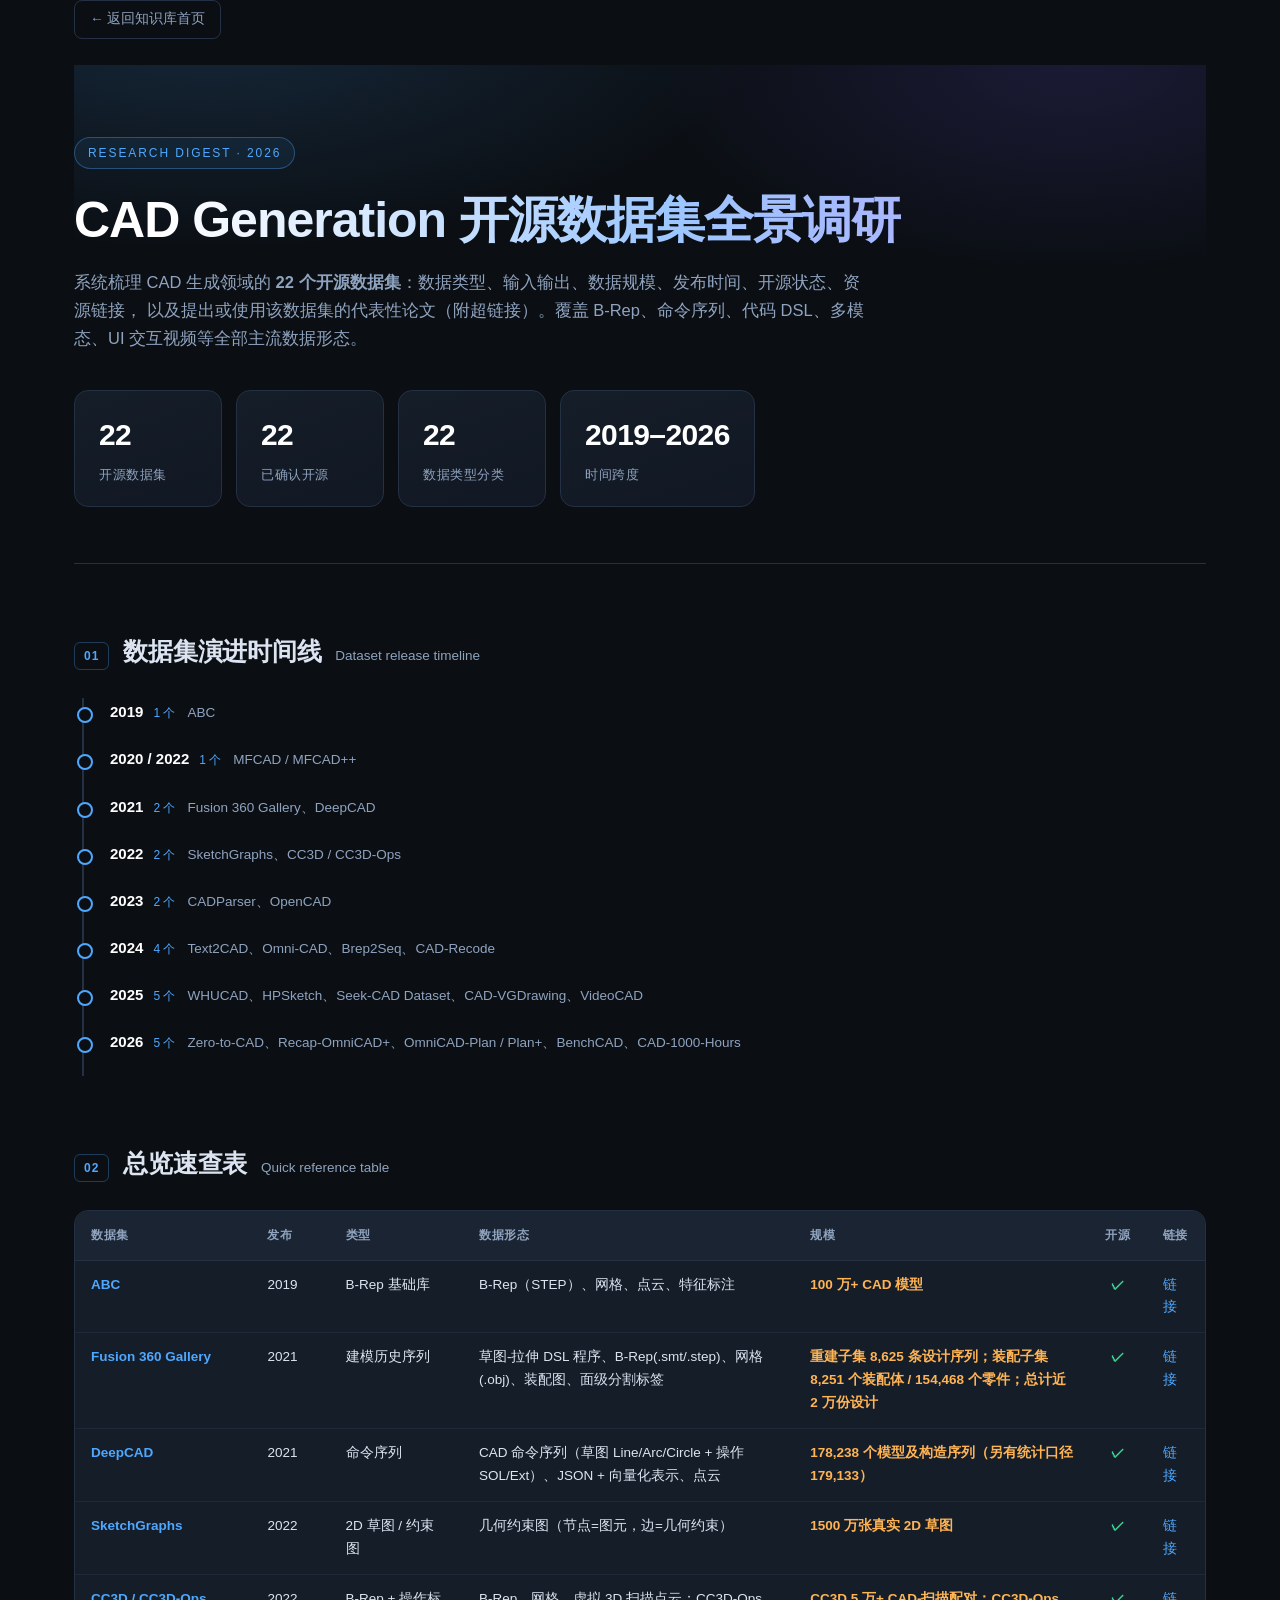
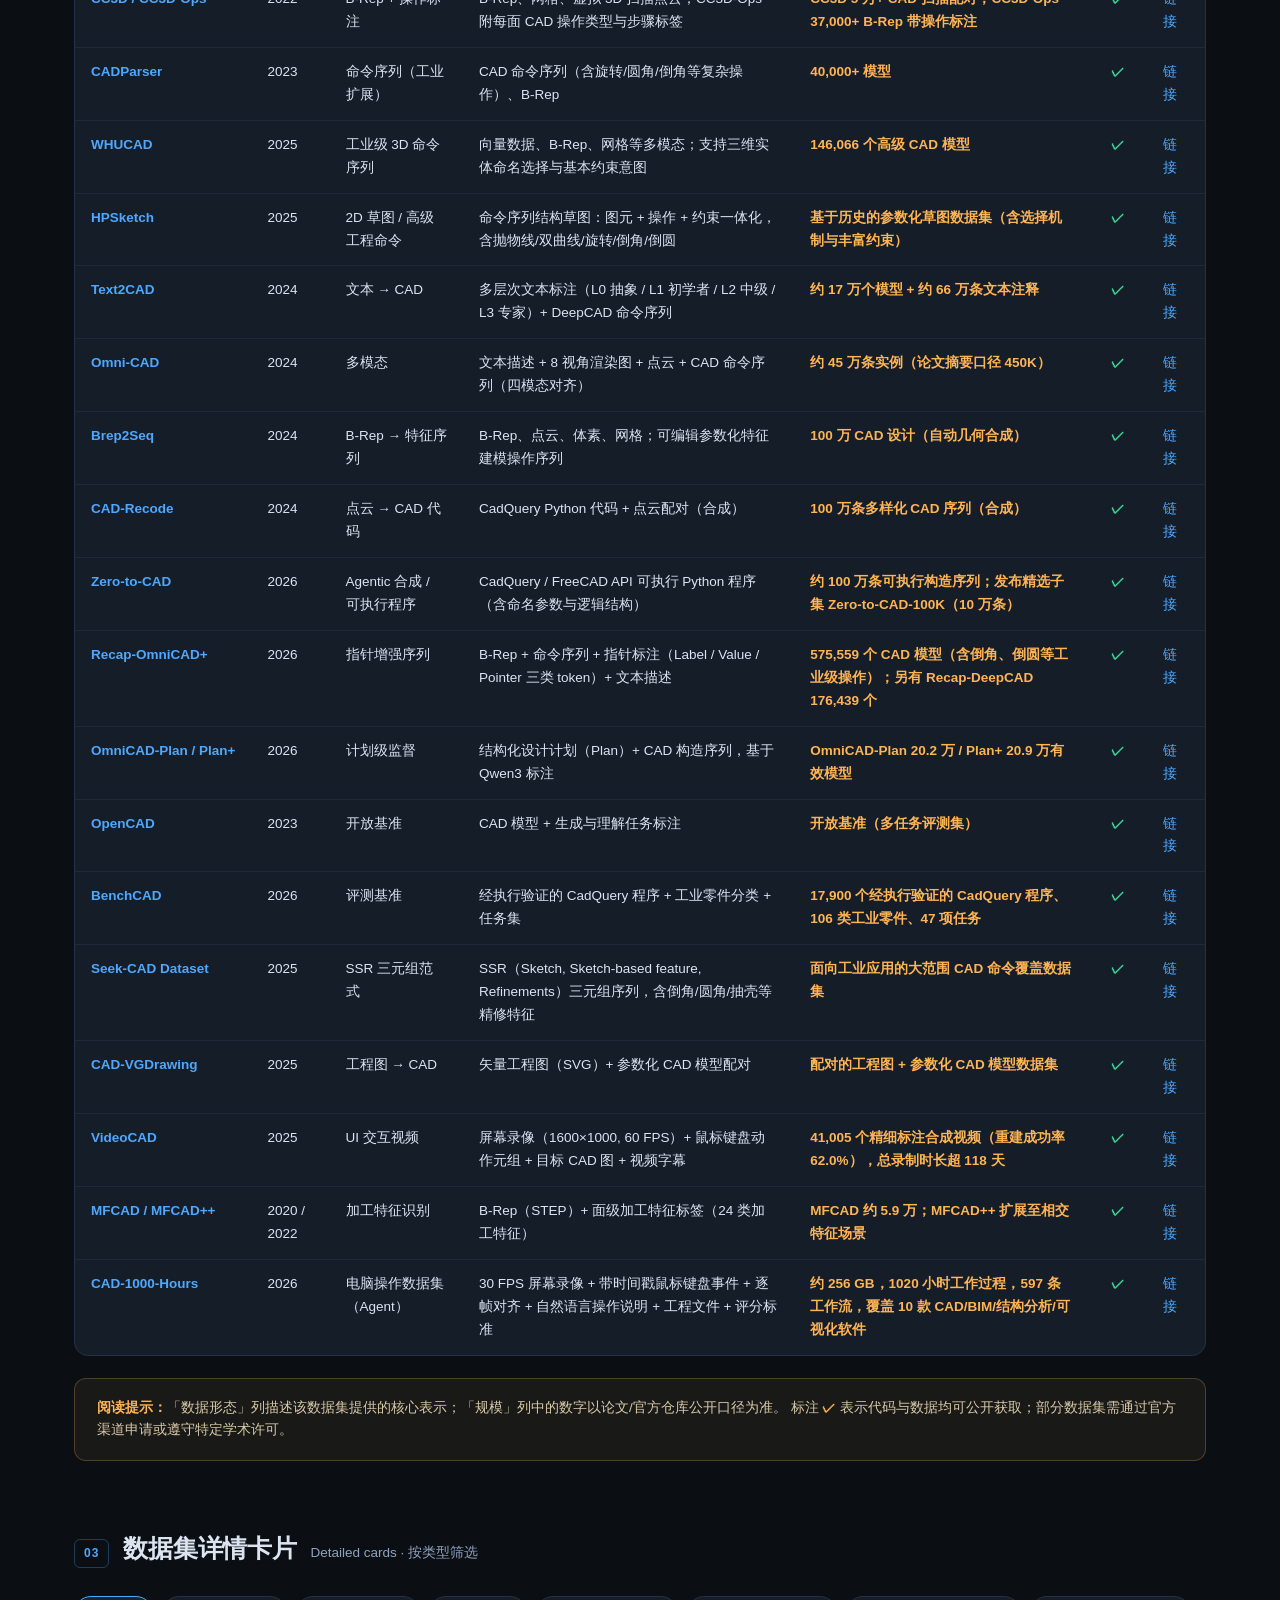
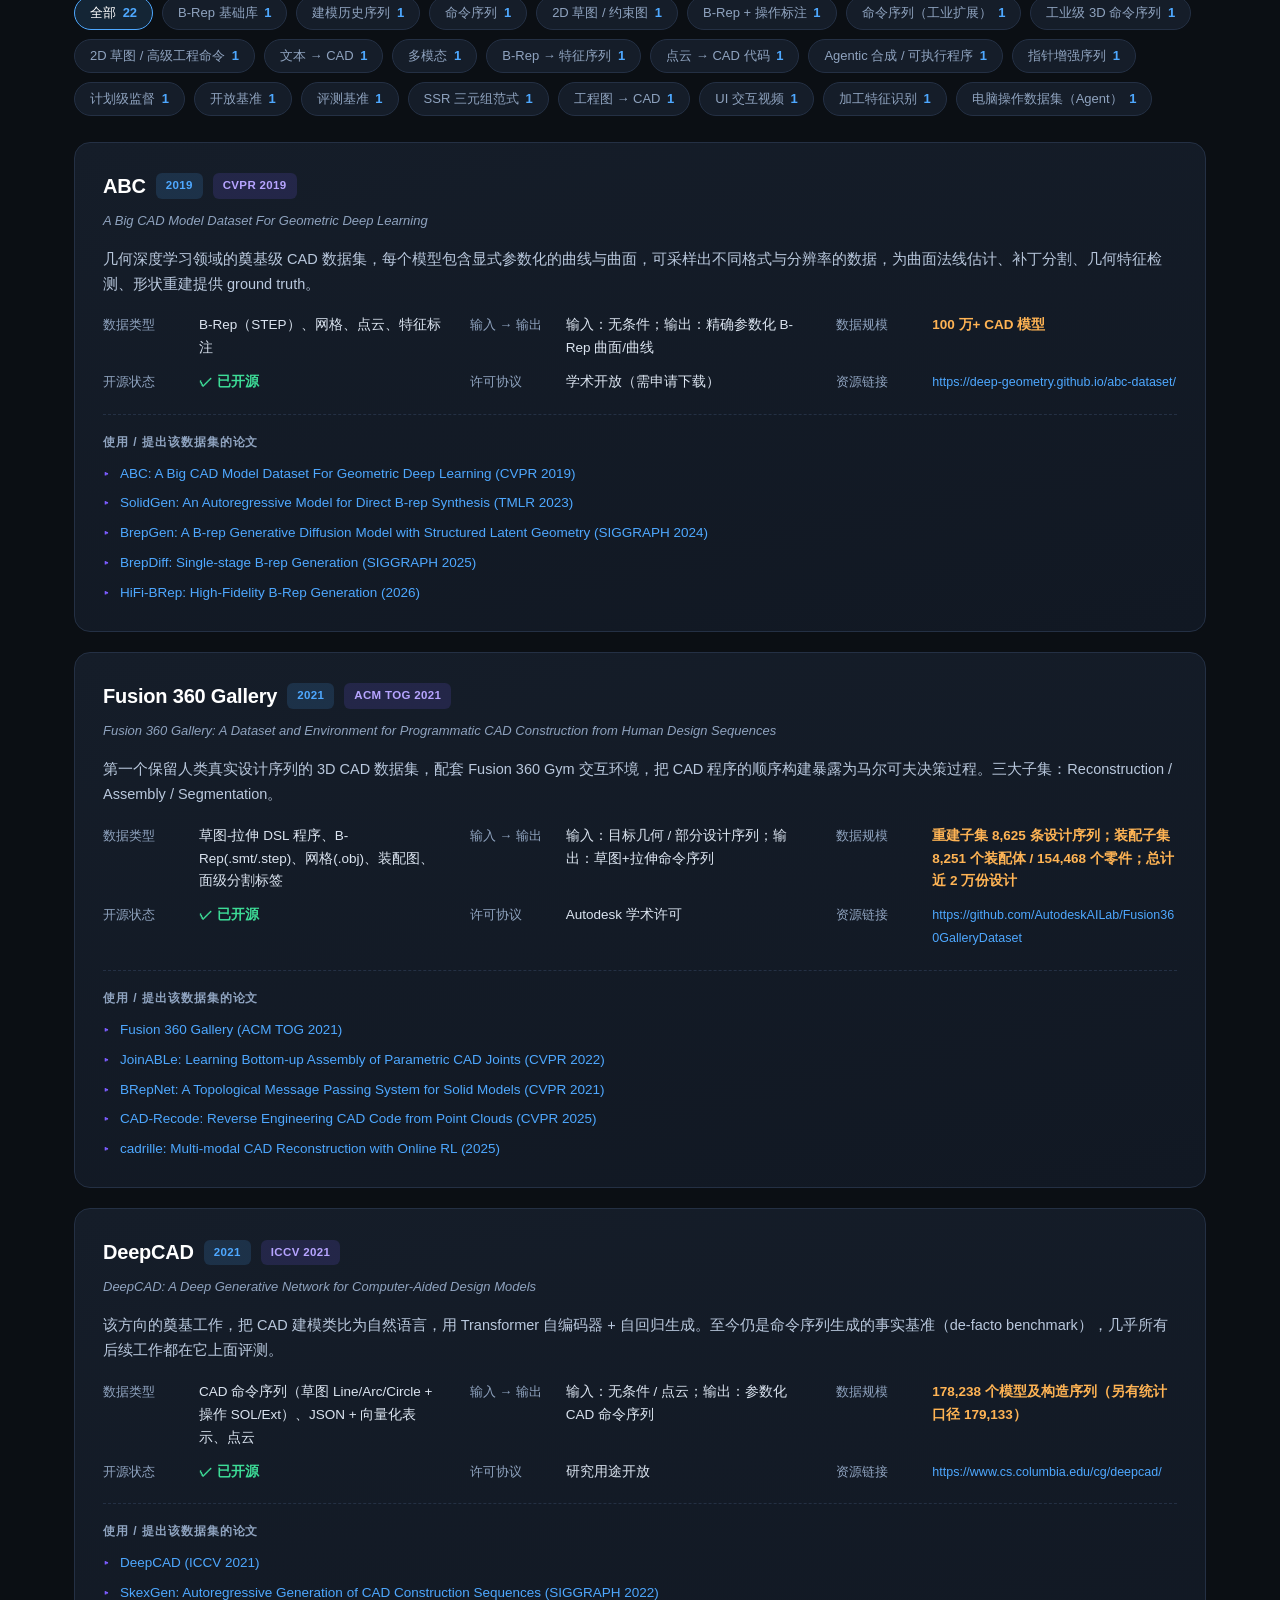
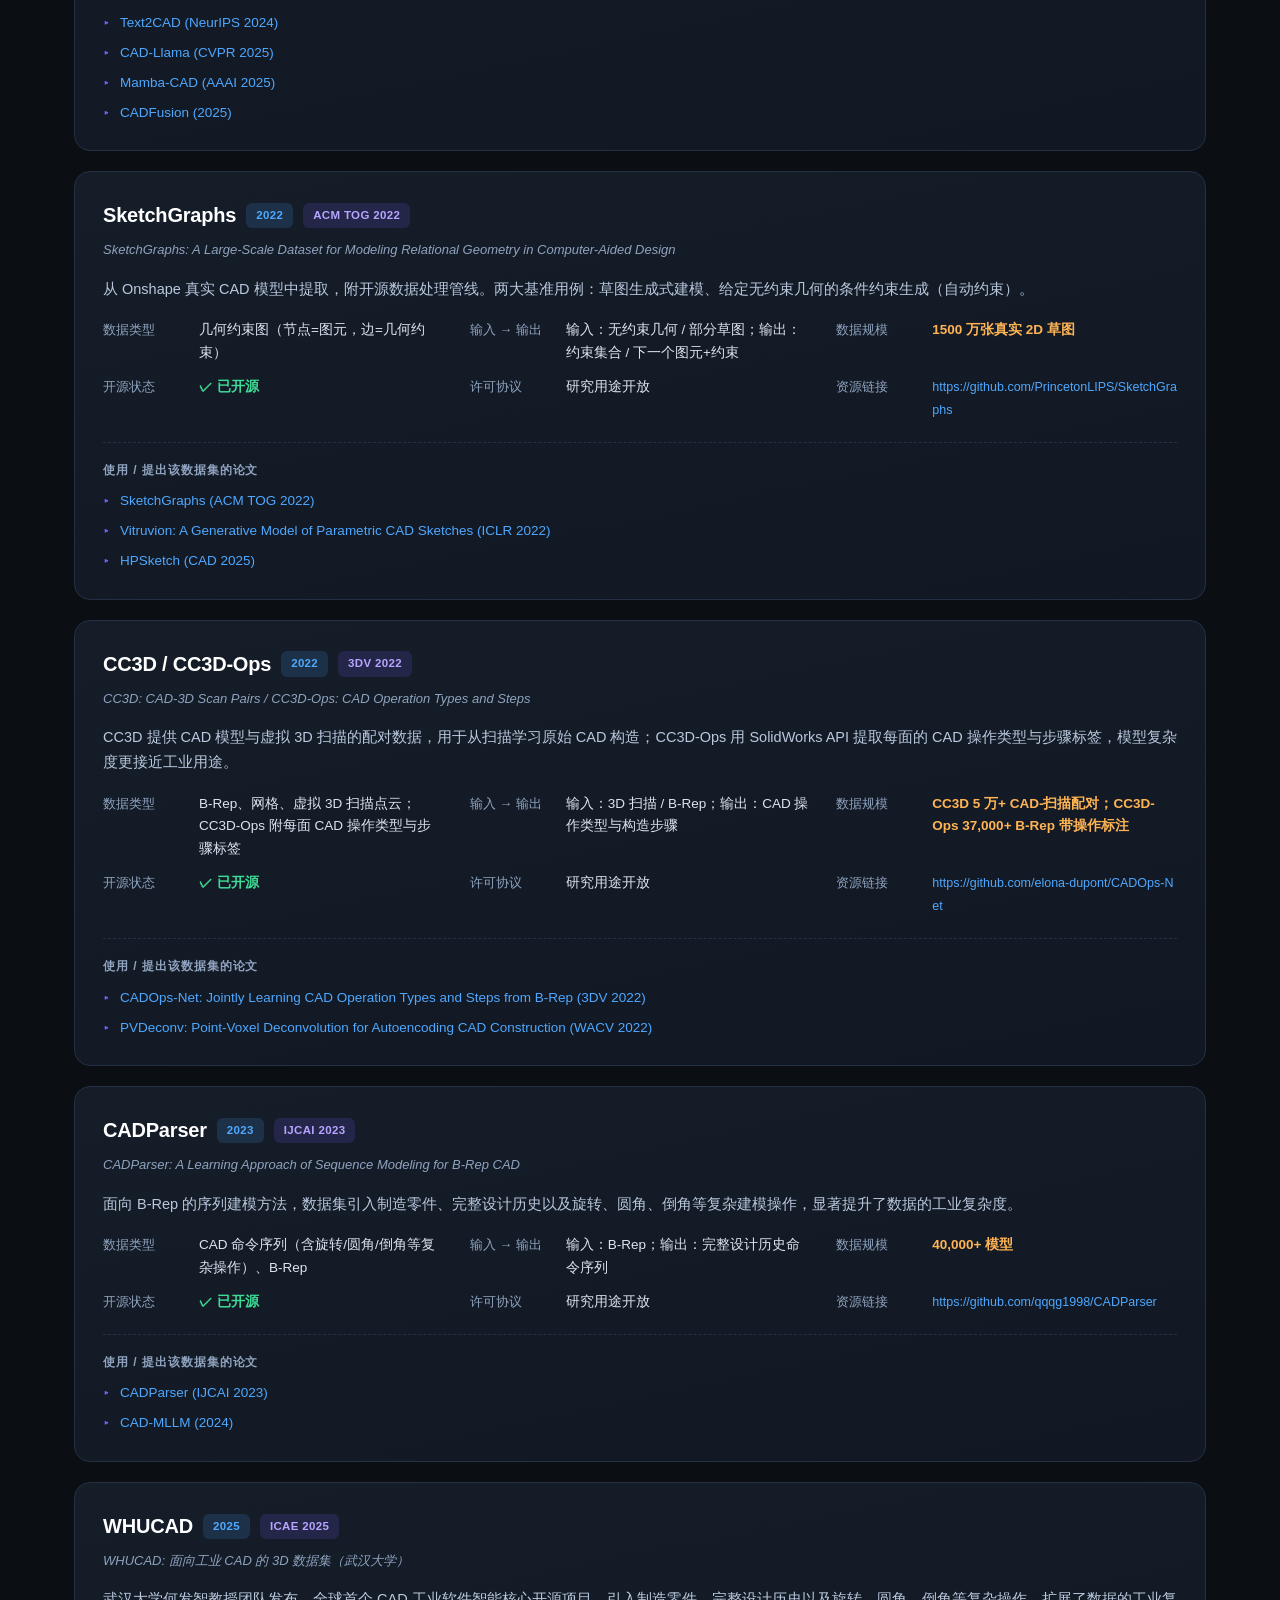
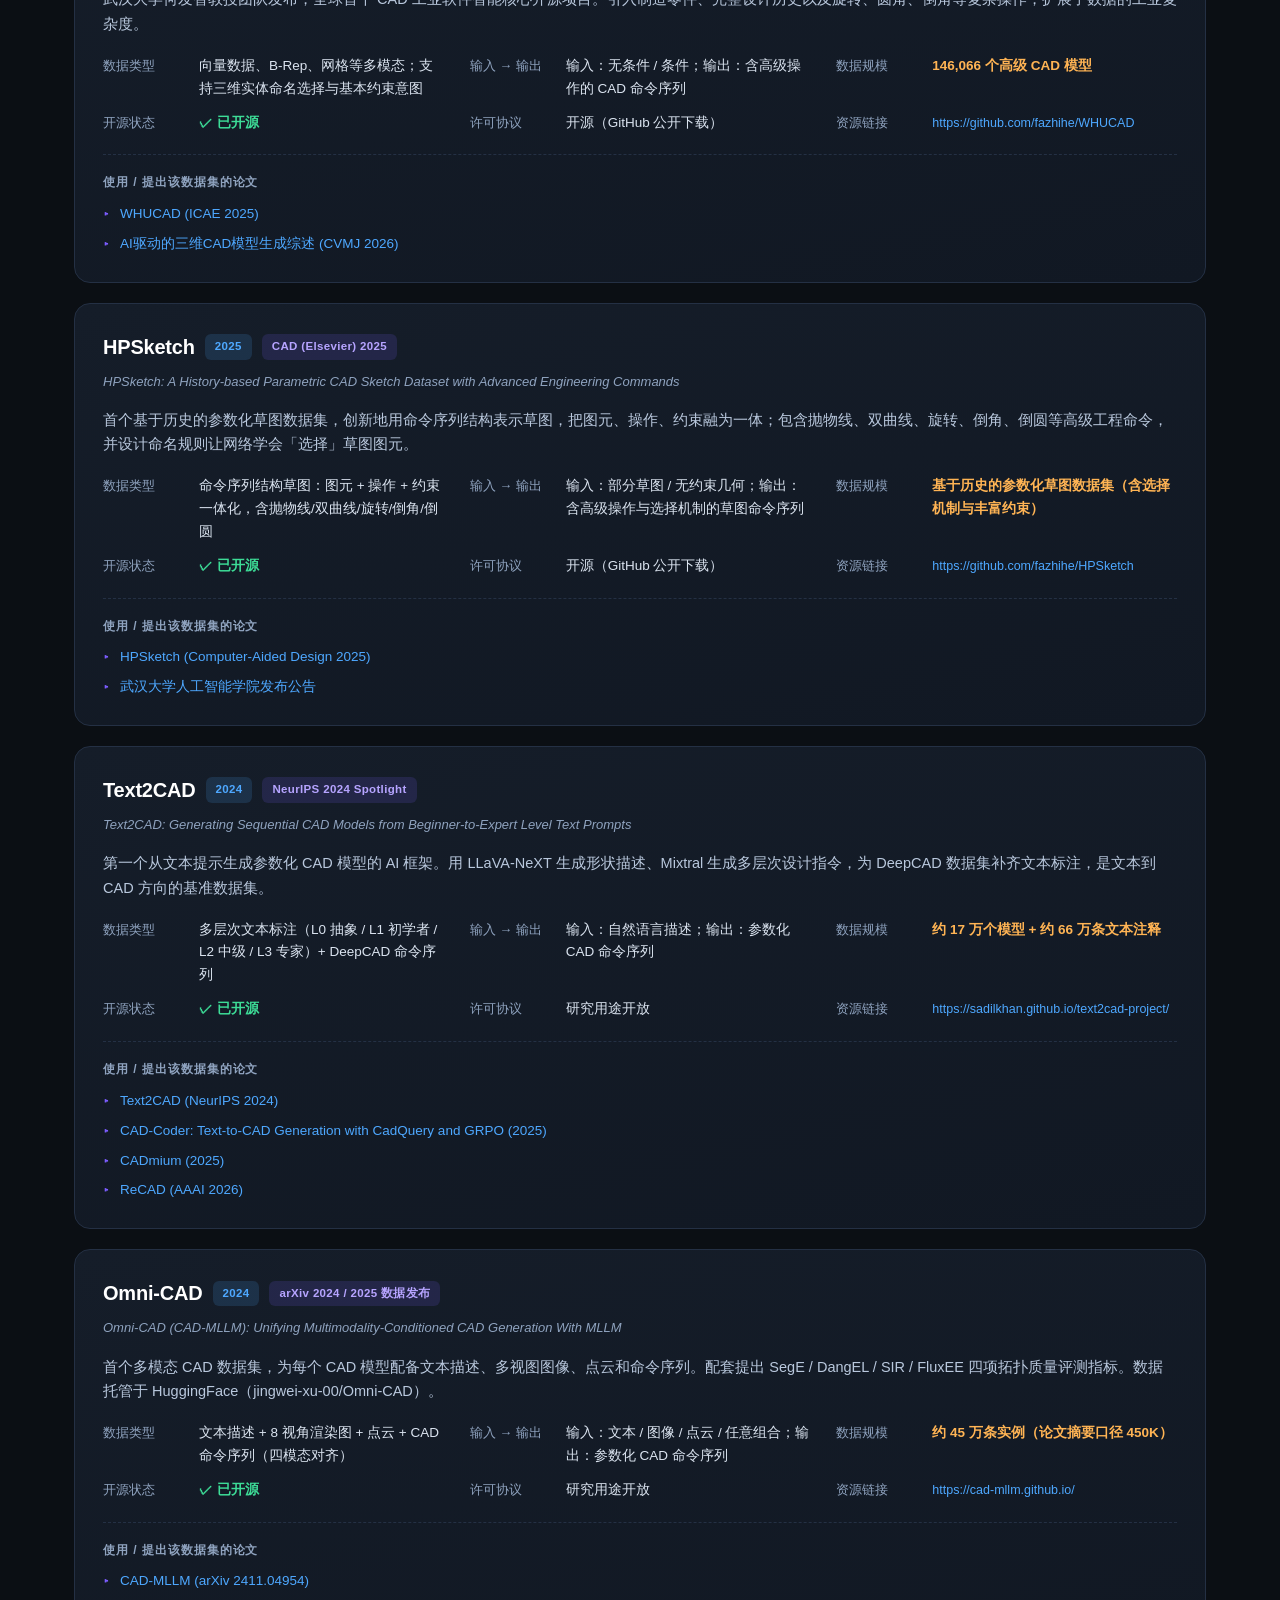
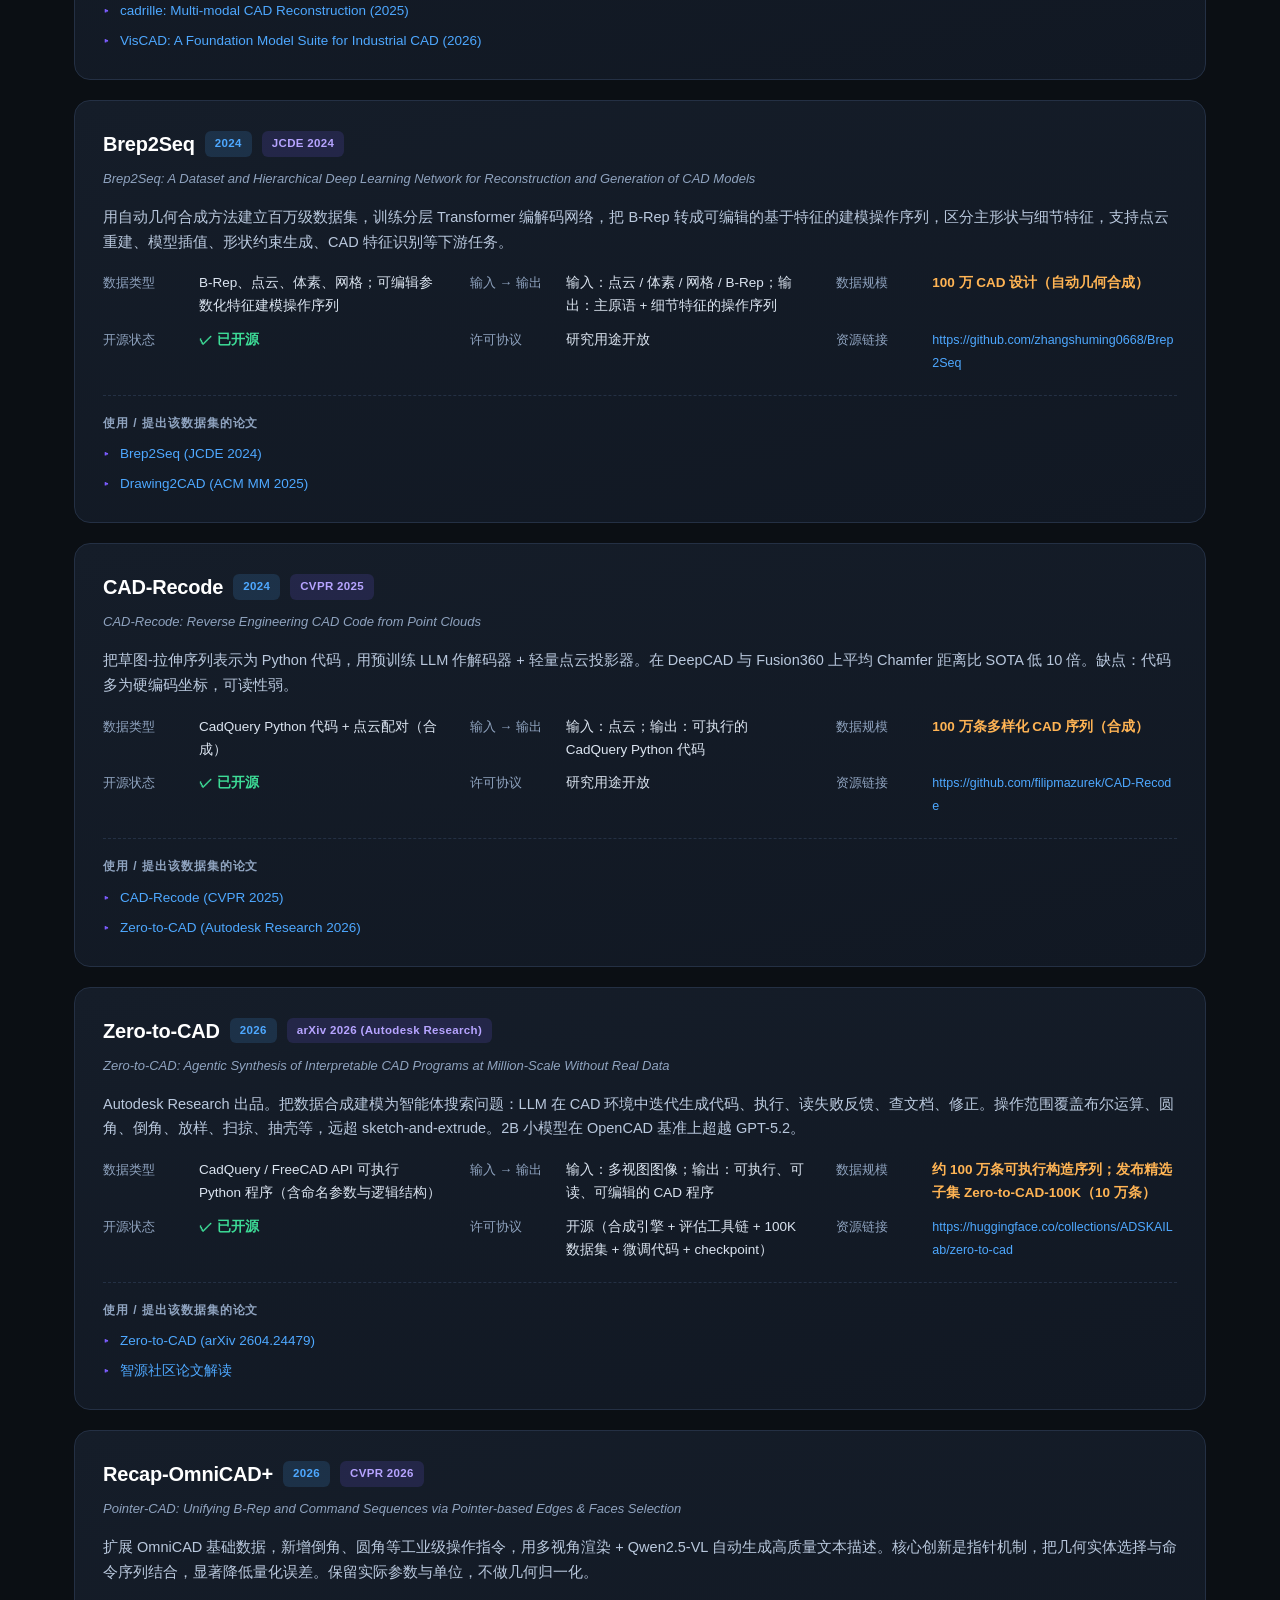
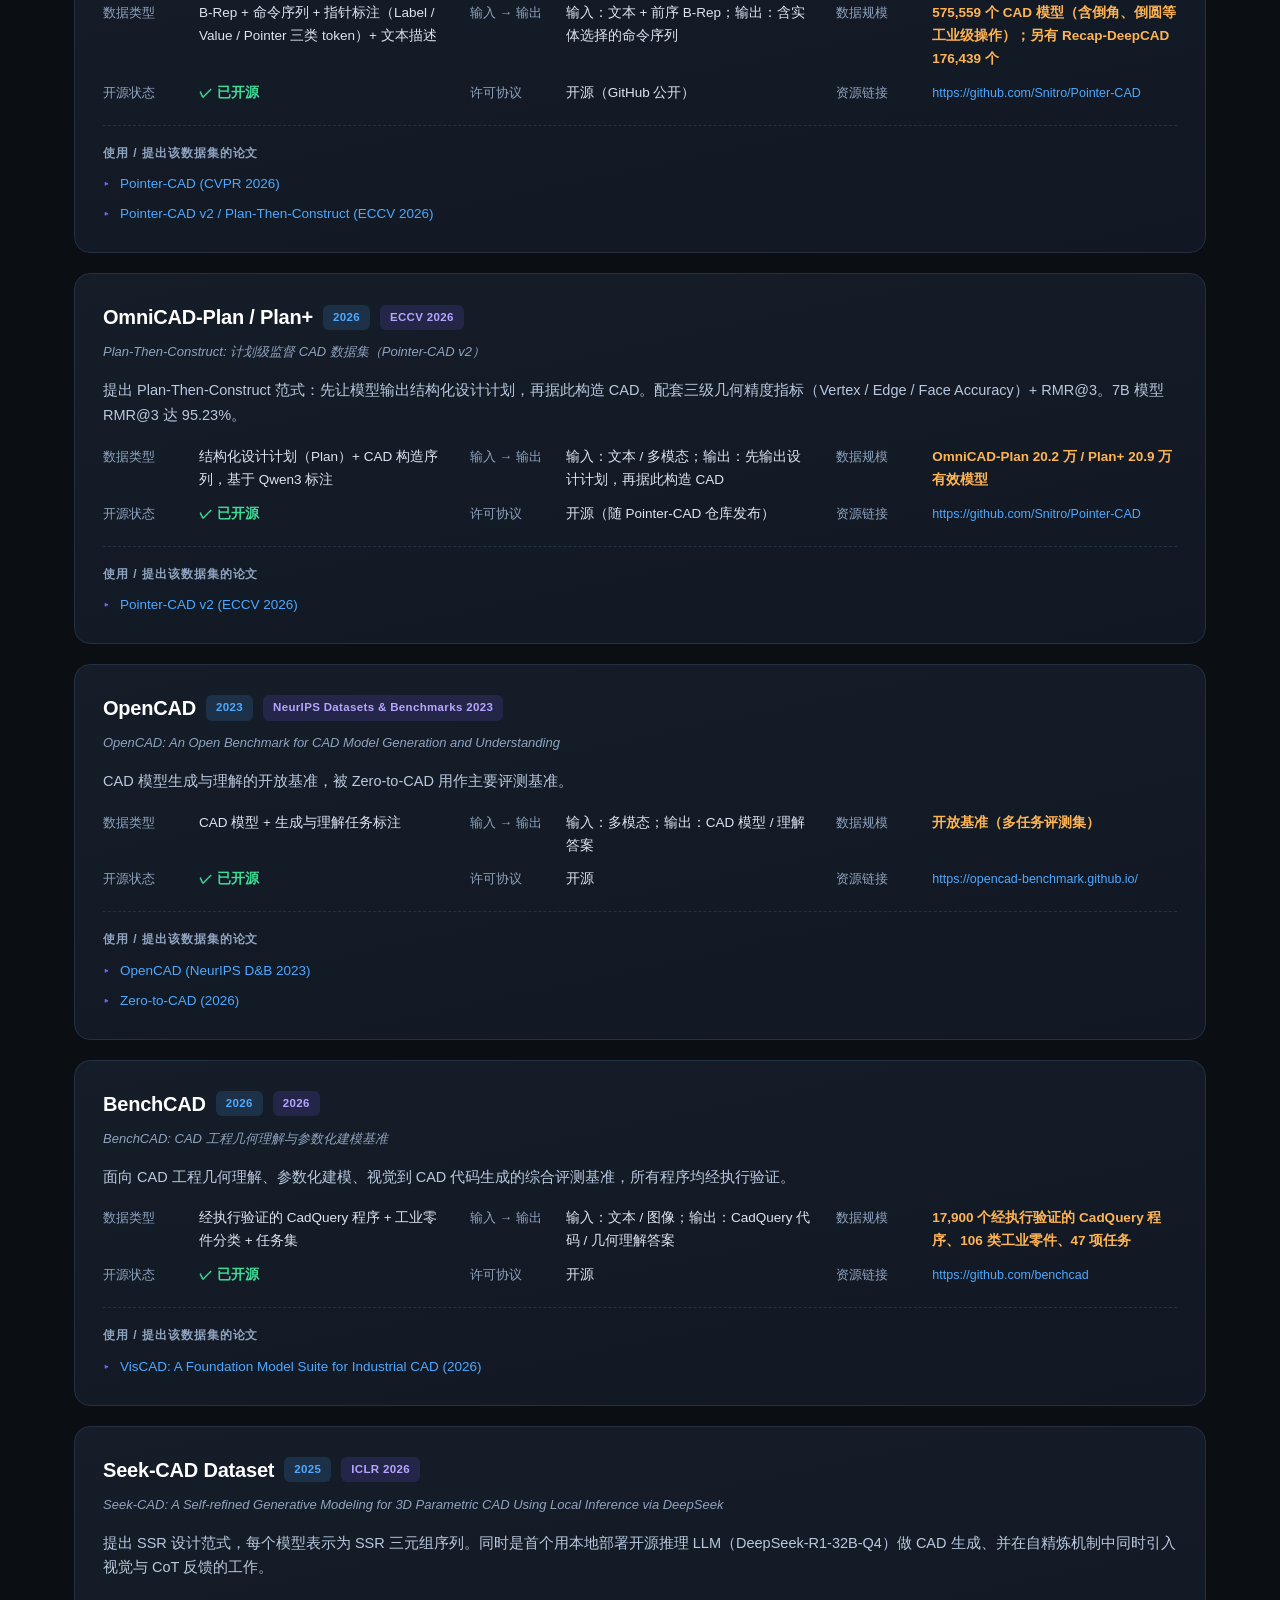
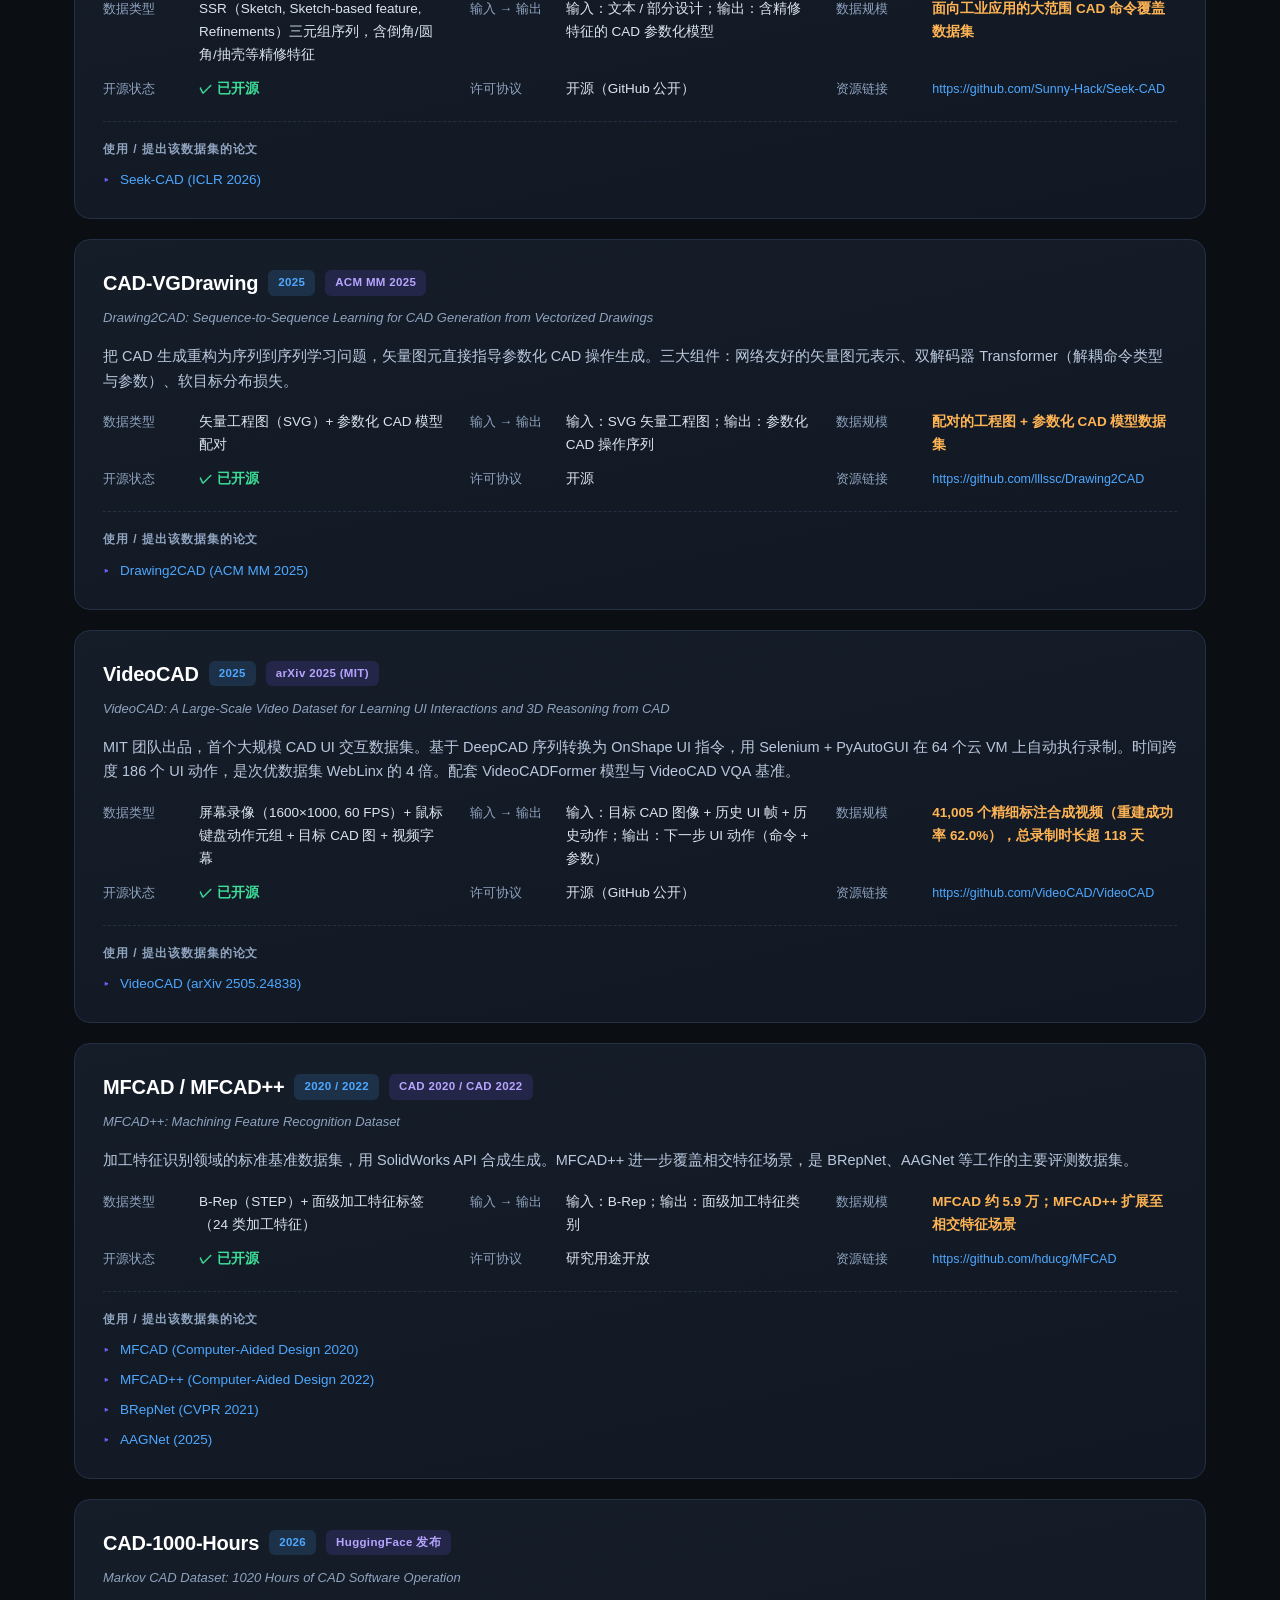
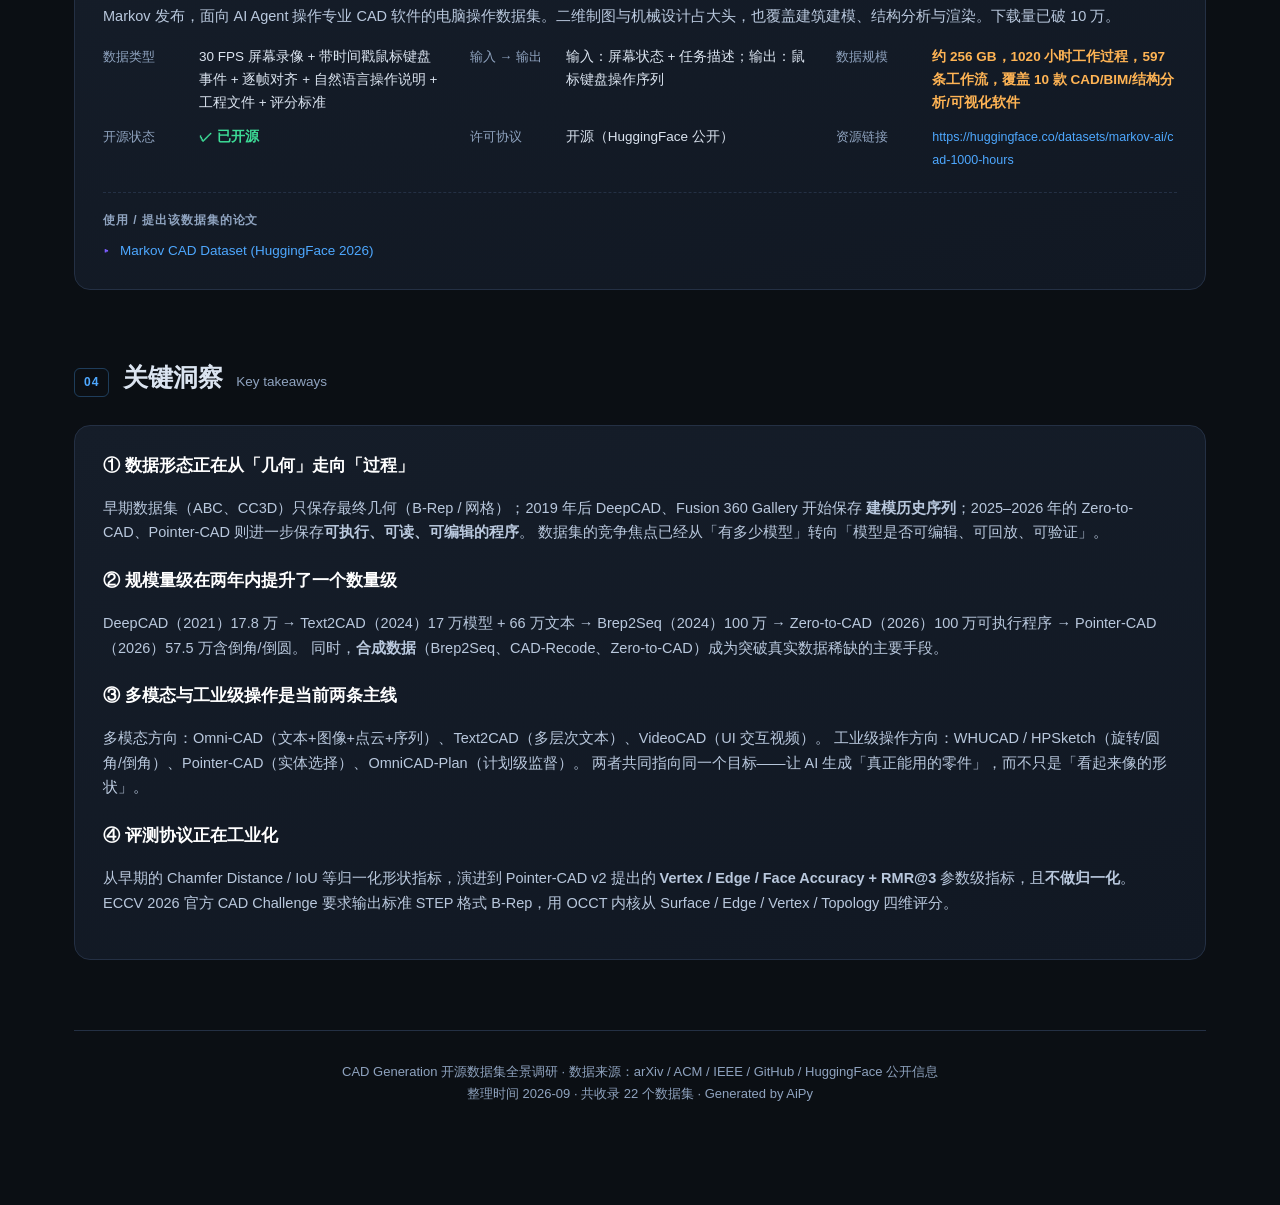
<file: notes/CAD生成/CAD_Generation_开源数据集调研.html>
<!DOCTYPE html>
<html lang="zh-CN">
<head>
<meta charset="UTF-8">
<meta name="viewport" content="width=device-width, initial-scale=1.0">
<title>CAD Generation 开源数据集全景调研 · 2026</title>
<style>
:root {
  --bg: #0b0f14;
  --bg2: #111823;
  --card: #151d29;
  --card2: #1a2432;
  --line: #243044;
  --txt: #dbe4f0;
  --txt2: #8fa3bf;
  --txt3: #5f7a9e;
  --accent: #4ea8ff;
  --accent2: #7c5cff;
  --green: #3ddc97;
  --amber: #ffb454;
  --red: #ff6b6b;
}
* { box-sizing: border-box; margin: 0; padding: 0; }
body {
  background: var(--bg);
  color: var(--txt);
  font-family: -apple-system, BlinkMacSystemFont, "Segoe UI", "PingFang SC", "Microsoft YaHei", sans-serif;
  line-height: 1.7;
  -webkit-font-smoothing: antialiased;
}
a { color: var(--accent); text-decoration: none; transition: color .18s; }
a:hover { color: #8cc6ff; text-decoration: underline; }
.wrap { max-width: 1180px; margin: 0 auto; padding: 0 24px 100px; }
/* ---------- HERO ---------- */
.hero {
  position: relative;
  padding: 72px 0 56px;
  border-bottom: 1px solid var(--line);
  background:
    radial-gradient(900px 380px at 12% -10%, rgba(78,168,255,.16), transparent 62%),
    radial-gradient(700px 340px at 88% 0%, rgba(124,92,255,.14), transparent 60%);
}
.hero-tag {
  display: inline-block;
  font-size: 12px; letter-spacing: .16em; text-transform: uppercase;
  color: var(--accent); border: 1px solid rgba(78,168,255,.35);
  padding: 5px 13px; border-radius: 999px; margin-bottom: 22px;
  background: rgba(78,168,255,.07);
}
.hero h1 {
  font-size: clamp(30px, 4.6vw, 50px); font-weight: 800; letter-spacing: -.02em;
  line-height: 1.18; margin-bottom: 18px;
  background: linear-gradient(100deg, #ffffff 8%, #9dc7ff 52%, #b6a4ff 96%);
  -webkit-background-clip: text; background-clip: text; -webkit-text-fill-color: transparent;
}
.hero p.lead { font-size: 16.5px; color: var(--txt2); max-width: 800px; }
.hero-stats { display: flex; flex-wrap: wrap; gap: 14px; margin-top: 38px; }
.stat {
  background: linear-gradient(160deg, var(--card), var(--bg2));
  border: 1px solid var(--line); border-radius: 14px;
  padding: 18px 24px; min-width: 148px;
}
.stat b { display: block; font-size: 30px; font-weight: 800; color: #fff; letter-spacing: -.02em; }
.stat span { font-size: 12.5px; color: var(--txt2); letter-spacing: .04em; }
/* ---------- SECTION ---------- */
section { padding-top: 66px; }
.sec-head { display: flex; align-items: baseline; gap: 14px; margin-bottom: 26px; flex-wrap: wrap; }
.sec-num {
  font-size: 12px; font-weight: 700; color: var(--accent);
  border: 1px solid rgba(78,168,255,.3); border-radius: 6px;
  padding: 3px 9px; letter-spacing: .08em;
}
.sec-head h2 { font-size: 25px; font-weight: 750; letter-spacing: -.01em; }
.sec-head .sec-sub { font-size: 13.5px; color: var(--txt2); }
/* ---------- TIMELINE ---------- */
.timeline { display: flex; flex-direction: column; gap: 0; border-left: 2px solid var(--line); margin-left: 8px; }
.tl-item { position: relative; padding: 0 0 20px 26px; }
.tl-item::before {
  content: ''; position: absolute; left: -7px; top: 9px;
  width: 12px; height: 12px; border-radius: 50%;
  background: var(--bg); border: 2px solid var(--accent);
}
.tl-year { font-weight: 750; font-size: 15px; color: #fff; margin-right: 10px; }
.tl-count { font-size: 12px; color: var(--accent); margin-right: 12px; }
.tl-names { font-size: 13.5px; color: var(--txt2); }
/* ---------- TABLE ---------- */
.table-scroll { overflow-x: auto; border: 1px solid var(--line); border-radius: 14px; background: var(--card); }
table { width: 100%; border-collapse: collapse; font-size: 13.5px; min-width: 940px; }
thead th {
  text-align: left; padding: 14px 16px; font-size: 12px; letter-spacing: .06em;
  text-transform: uppercase; color: var(--txt2); background: var(--card2);
  border-bottom: 1px solid var(--line); white-space: nowrap;
}
tbody td { padding: 13px 16px; border-bottom: 1px solid rgba(36,48,68,.6); vertical-align: top; }
tbody tr:last-child td { border-bottom: none; }
tbody tr:hover { background: rgba(78,168,255,.045); }
.t-name { font-weight: 650; white-space: nowrap; }
.t-size { color: var(--amber); font-weight: 600; }
.t-open { color: var(--green); font-weight: 700; text-align: center; }
/* ---------- FILTER ---------- */
.filters { display: flex; flex-wrap: wrap; gap: 9px; margin-bottom: 26px; }
.filter-btn {
  background: var(--card); color: var(--txt2); border: 1px solid var(--line);
  border-radius: 999px; padding: 7px 15px; font-size: 13px; cursor: pointer;
  font-family: inherit; transition: all .18s;
}
.filter-btn em { font-style: normal; color: var(--accent); font-weight: 700; margin-left: 3px; }
.filter-btn:hover { border-color: rgba(78,168,255,.5); color: var(--txt); }
.filter-btn.active { background: rgba(78,168,255,.14); border-color: var(--accent); color: #fff; }
/* ---------- CARDS ---------- */
.grid { display: grid; gap: 20px; }
.ds-card {
  background: linear-gradient(168deg, var(--card), var(--bg2));
  border: 1px solid var(--line); border-radius: 16px;
  padding: 26px 28px; transition: border-color .2s, transform .2s;
}
.ds-card:hover { border-color: rgba(78,168,255,.42); transform: translateY(-2px); }
.ds-card.hidden { display: none; }
.ds-title-row { display: flex; align-items: center; gap: 10px; flex-wrap: wrap; }
.ds-title-row h3 { font-size: 20px; font-weight: 750; color: #fff; letter-spacing: -.01em; }
.badge { font-size: 11.5px; padding: 3px 10px; border-radius: 6px; font-weight: 650; letter-spacing: .03em; }
.badge-year { background: rgba(78,168,255,.15); color: var(--accent); }
.badge-venue { background: rgba(124,92,255,.15); color: #b6a4ff; }
.ds-full { font-size: 13px; color: var(--txt2); margin-top: 7px; font-style: italic; }
.ds-desc { font-size: 14.5px; color: #b9c8dd; margin: 15px 0 18px; }
.ds-meta { display: grid; grid-template-columns: repeat(auto-fit, minmax(290px, 1fr)); gap: 11px 26px; }
.ds-meta > div { display: flex; gap: 10px; font-size: 13.5px; }
.ds-meta dt { color: var(--txt2); min-width: 86px; flex-shrink: 0; font-size: 13px; }
.ds-meta dd { color: var(--txt); flex: 1; word-break: break-word; }
.ds-meta dd.hl { color: var(--amber); font-weight: 650; }
.tag-open { color: var(--green); font-weight: 650; }
.tag-closed { color: var(--red); font-weight: 650; }
.ext-link { font-size: 12.5px; word-break: break-all; }
.ds-papers { margin-top: 20px; padding-top: 17px; border-top: 1px dashed var(--line); }
.ds-papers h4 { font-size: 12px; letter-spacing: .08em; text-transform: uppercase; color: var(--txt2); margin-bottom: 10px; font-weight: 650; }
.ds-papers ul { list-style: none; display: flex; flex-direction: column; gap: 7px; }
.ds-papers li { font-size: 13.5px; padding-left: 17px; position: relative; }
.ds-papers li::before { content: '▸'; position: absolute; left: 0; color: var(--accent2); }
/* ---------- NOTE ---------- */
.note {
  background: rgba(255,180,84,.06); border: 1px solid rgba(255,180,84,.25);
  border-radius: 12px; padding: 18px 22px; font-size: 13.5px; color: #d8c9a8; margin-top: 22px;
}
.note b { color: var(--amber); }
footer {
  margin-top: 70px; padding-top: 30px; border-top: 1px solid var(--line);
  font-size: 13px; color: var(--txt2); text-align: center;
}
.back-home {
  display: inline-block; margin-bottom: 26px; font-size: 13.5px;
  color: var(--txt2); border: 1px solid var(--line); border-radius: 8px; padding: 7px 15px;
}
.back-home:hover { border-color: var(--accent); color: var(--accent); text-decoration: none; }
@media (max-width: 640px) {
  .hero { padding: 48px 0 40px; }
  .ds-card { padding: 20px; }
  .ds-meta { grid-template-columns: 1fr; }
}
</style>
</head>
<body>
<div class="wrap">
  <a class="back-home" href="../../index.html">← 返回知识库首页</a>
  <header class="hero">
    <span class="hero-tag">Research Digest · 2026</span>
    <h1>CAD Generation 开源数据集全景调研</h1>
    <p class="lead">
      系统梳理 CAD 生成领域的 <b>22 个开源数据集</b>：数据类型、输入输出、数据规模、发布时间、开源状态、资源链接，
      以及提出或使用该数据集的代表性论文（附超链接）。覆盖 B-Rep、命令序列、代码 DSL、多模态、UI 交互视频等全部主流数据形态。
    </p>
    <div class="hero-stats">
      <div class="stat"><b>22</b><span>开源数据集</span></div>
      <div class="stat"><b>22</b><span>已确认开源</span></div>
      <div class="stat"><b>22</b><span>数据类型分类</span></div>
      <div class="stat"><b>2019–2026</b><span>时间跨度</span></div>
    </div>
  </header>
  <section>
    <div class="sec-head">
      <span class="sec-num">01</span>
      <h2>数据集演进时间线</h2>
      <span class="sec-sub">Dataset release timeline</span>
    </div>
    <div class="timeline"><div class="tl-item"><span class="tl-year">2019</span><span class="tl-count">1 个</span><span class="tl-names">ABC</span></div><div class="tl-item"><span class="tl-year">2020 / 2022</span><span class="tl-count">1 个</span><span class="tl-names">MFCAD / MFCAD++</span></div><div class="tl-item"><span class="tl-year">2021</span><span class="tl-count">2 个</span><span class="tl-names">Fusion 360 Gallery、DeepCAD</span></div><div class="tl-item"><span class="tl-year">2022</span><span class="tl-count">2 个</span><span class="tl-names">SketchGraphs、CC3D / CC3D-Ops</span></div><div class="tl-item"><span class="tl-year">2023</span><span class="tl-count">2 个</span><span class="tl-names">CADParser、OpenCAD</span></div><div class="tl-item"><span class="tl-year">2024</span><span class="tl-count">4 个</span><span class="tl-names">Text2CAD、Omni-CAD、Brep2Seq、CAD-Recode</span></div><div class="tl-item"><span class="tl-year">2025</span><span class="tl-count">5 个</span><span class="tl-names">WHUCAD、HPSketch、Seek-CAD Dataset、CAD-VGDrawing、VideoCAD</span></div><div class="tl-item"><span class="tl-year">2026</span><span class="tl-count">5 个</span><span class="tl-names">Zero-to-CAD、Recap-OmniCAD+、OmniCAD-Plan / Plan+、BenchCAD、CAD-1000-Hours</span></div></div>
  </section>
  <section>
    <div class="sec-head">
      <span class="sec-num">02</span>
      <h2>总览速查表</h2>
      <span class="sec-sub">Quick reference table</span>
    </div>
    <div class="table-scroll">
      <table>
        <thead>
          <tr>
            <th>数据集</th><th>发布</th><th>类型</th><th>数据形态</th><th>规模</th><th>开源</th><th>链接</th>
          </tr>
        </thead>
        <tbody><tr>
  <td class="t-name"><a href="#abc">ABC</a></td>
  <td>2019</td>
  <td>B-Rep 基础库</td>
  <td>B-Rep（STEP）、网格、点云、特征标注</td>
  <td class="t-size">100 万+ CAD 模型</td>
  <td class="t-open">✓</td>
  <td><a href="https://deep-geometry.github.io/abc-dataset/" target="_blank" rel="noopener">链接</a></td>
</tr><tr>
  <td class="t-name"><a href="#fusion360">Fusion 360 Gallery</a></td>
  <td>2021</td>
  <td>建模历史序列</td>
  <td>草图-拉伸 DSL 程序、B-Rep(.smt/.step)、网格(.obj)、装配图、面级分割标签</td>
  <td class="t-size">重建子集 8,625 条设计序列；装配子集 8,251 个装配体 / 154,468 个零件；总计近 2 万份设计</td>
  <td class="t-open">✓</td>
  <td><a href="https://github.com/AutodeskAILab/Fusion360GalleryDataset" target="_blank" rel="noopener">链接</a></td>
</tr><tr>
  <td class="t-name"><a href="#deepcad">DeepCAD</a></td>
  <td>2021</td>
  <td>命令序列</td>
  <td>CAD 命令序列（草图 Line/Arc/Circle + 操作 SOL/Ext）、JSON + 向量化表示、点云</td>
  <td class="t-size">178,238 个模型及构造序列（另有统计口径 179,133）</td>
  <td class="t-open">✓</td>
  <td><a href="https://www.cs.columbia.edu/cg/deepcad/" target="_blank" rel="noopener">链接</a></td>
</tr><tr>
  <td class="t-name"><a href="#sketchgraphs">SketchGraphs</a></td>
  <td>2022</td>
  <td>2D 草图 / 约束图</td>
  <td>几何约束图（节点=图元，边=几何约束）</td>
  <td class="t-size">1500 万张真实 2D 草图</td>
  <td class="t-open">✓</td>
  <td><a href="https://github.com/PrincetonLIPS/SketchGraphs" target="_blank" rel="noopener">链接</a></td>
</tr><tr>
  <td class="t-name"><a href="#cc3d">CC3D / CC3D-Ops</a></td>
  <td>2022</td>
  <td>B-Rep + 操作标注</td>
  <td>B-Rep、网格、虚拟 3D 扫描点云；CC3D-Ops 附每面 CAD 操作类型与步骤标签</td>
  <td class="t-size">CC3D 5 万+ CAD-扫描配对；CC3D-Ops 37,000+ B-Rep 带操作标注</td>
  <td class="t-open">✓</td>
  <td><a href="https://github.com/elona-dupont/CADOps-Net" target="_blank" rel="noopener">链接</a></td>
</tr><tr>
  <td class="t-name"><a href="#cadparser">CADParser</a></td>
  <td>2023</td>
  <td>命令序列（工业扩展）</td>
  <td>CAD 命令序列（含旋转/圆角/倒角等复杂操作）、B-Rep</td>
  <td class="t-size">40,000+ 模型</td>
  <td class="t-open">✓</td>
  <td><a href="https://github.com/qqqg1998/CADParser" target="_blank" rel="noopener">链接</a></td>
</tr><tr>
  <td class="t-name"><a href="#whucad">WHUCAD</a></td>
  <td>2025</td>
  <td>工业级 3D 命令序列</td>
  <td>向量数据、B-Rep、网格等多模态；支持三维实体命名选择与基本约束意图</td>
  <td class="t-size">146,066 个高级 CAD 模型</td>
  <td class="t-open">✓</td>
  <td><a href="https://github.com/fazhihe/WHUCAD" target="_blank" rel="noopener">链接</a></td>
</tr><tr>
  <td class="t-name"><a href="#hpsketch">HPSketch</a></td>
  <td>2025</td>
  <td>2D 草图 / 高级工程命令</td>
  <td>命令序列结构草图：图元 + 操作 + 约束一体化，含抛物线/双曲线/旋转/倒角/倒圆</td>
  <td class="t-size">基于历史的参数化草图数据集（含选择机制与丰富约束）</td>
  <td class="t-open">✓</td>
  <td><a href="https://github.com/fazhihe/HPSketch" target="_blank" rel="noopener">链接</a></td>
</tr><tr>
  <td class="t-name"><a href="#text2cad">Text2CAD</a></td>
  <td>2024</td>
  <td>文本 → CAD</td>
  <td>多层次文本标注（L0 抽象 / L1 初学者 / L2 中级 / L3 专家）+ DeepCAD 命令序列</td>
  <td class="t-size">约 17 万个模型 + 约 66 万条文本注释</td>
  <td class="t-open">✓</td>
  <td><a href="https://sadilkhan.github.io/text2cad-project/" target="_blank" rel="noopener">链接</a></td>
</tr><tr>
  <td class="t-name"><a href="#cadmllm">Omni-CAD</a></td>
  <td>2024</td>
  <td>多模态</td>
  <td>文本描述 + 8 视角渲染图 + 点云 + CAD 命令序列（四模态对齐）</td>
  <td class="t-size">约 45 万条实例（论文摘要口径 450K）</td>
  <td class="t-open">✓</td>
  <td><a href="https://cad-mllm.github.io/" target="_blank" rel="noopener">链接</a></td>
</tr><tr>
  <td class="t-name"><a href="#brep2seq">Brep2Seq</a></td>
  <td>2024</td>
  <td>B-Rep → 特征序列</td>
  <td>B-Rep、点云、体素、网格；可编辑参数化特征建模操作序列</td>
  <td class="t-size">100 万 CAD 设计（自动几何合成）</td>
  <td class="t-open">✓</td>
  <td><a href="https://github.com/zhangshuming0668/Brep2Seq" target="_blank" rel="noopener">链接</a></td>
</tr><tr>
  <td class="t-name"><a href="#cadrecode">CAD-Recode</a></td>
  <td>2024</td>
  <td>点云 → CAD 代码</td>
  <td>CadQuery Python 代码 + 点云配对（合成）</td>
  <td class="t-size">100 万条多样化 CAD 序列（合成）</td>
  <td class="t-open">✓</td>
  <td><a href="https://github.com/filipmazurek/CAD-Recode" target="_blank" rel="noopener">链接</a></td>
</tr><tr>
  <td class="t-name"><a href="#zerotocad">Zero-to-CAD</a></td>
  <td>2026</td>
  <td>Agentic 合成 / 可执行程序</td>
  <td>CadQuery / FreeCAD API 可执行 Python 程序（含命名参数与逻辑结构）</td>
  <td class="t-size">约 100 万条可执行构造序列；发布精选子集 Zero-to-CAD-100K（10 万条）</td>
  <td class="t-open">✓</td>
  <td><a href="https://huggingface.co/collections/ADSKAILab/zero-to-cad" target="_blank" rel="noopener">链接</a></td>
</tr><tr>
  <td class="t-name"><a href="#pointercad">Recap-OmniCAD+</a></td>
  <td>2026</td>
  <td>指针增强序列</td>
  <td>B-Rep + 命令序列 + 指针标注（Label / Value / Pointer 三类 token）+ 文本描述</td>
  <td class="t-size">575,559 个 CAD 模型（含倒角、倒圆等工业级操作）；另有 Recap-DeepCAD 176,439 个</td>
  <td class="t-open">✓</td>
  <td><a href="https://github.com/Snitro/Pointer-CAD" target="_blank" rel="noopener">链接</a></td>
</tr><tr>
  <td class="t-name"><a href="#omnicadplan">OmniCAD-Plan / Plan+</a></td>
  <td>2026</td>
  <td>计划级监督</td>
  <td>结构化设计计划（Plan）+ CAD 构造序列，基于 Qwen3 标注</td>
  <td class="t-size">OmniCAD-Plan 20.2 万 / Plan+ 20.9 万有效模型</td>
  <td class="t-open">✓</td>
  <td><a href="https://github.com/Snitro/Pointer-CAD" target="_blank" rel="noopener">链接</a></td>
</tr><tr>
  <td class="t-name"><a href="#opencad">OpenCAD</a></td>
  <td>2023</td>
  <td>开放基准</td>
  <td>CAD 模型 + 生成与理解任务标注</td>
  <td class="t-size">开放基准（多任务评测集）</td>
  <td class="t-open">✓</td>
  <td><a href="https://opencad-benchmark.github.io/" target="_blank" rel="noopener">链接</a></td>
</tr><tr>
  <td class="t-name"><a href="#benchcad">BenchCAD</a></td>
  <td>2026</td>
  <td>评测基准</td>
  <td>经执行验证的 CadQuery 程序 + 工业零件分类 + 任务集</td>
  <td class="t-size">17,900 个经执行验证的 CadQuery 程序、106 类工业零件、47 项任务</td>
  <td class="t-open">✓</td>
  <td><a href="https://github.com/benchcad" target="_blank" rel="noopener">链接</a></td>
</tr><tr>
  <td class="t-name"><a href="#seekcad">Seek-CAD Dataset</a></td>
  <td>2025</td>
  <td>SSR 三元组范式</td>
  <td>SSR（Sketch, Sketch-based feature, Refinements）三元组序列，含倒角/圆角/抽壳等精修特征</td>
  <td class="t-size">面向工业应用的大范围 CAD 命令覆盖数据集</td>
  <td class="t-open">✓</td>
  <td><a href="https://github.com/Sunny-Hack/Seek-CAD" target="_blank" rel="noopener">链接</a></td>
</tr><tr>
  <td class="t-name"><a href="#drawing2cad">CAD-VGDrawing</a></td>
  <td>2025</td>
  <td>工程图 → CAD</td>
  <td>矢量工程图（SVG）+ 参数化 CAD 模型配对</td>
  <td class="t-size">配对的工程图 + 参数化 CAD 模型数据集</td>
  <td class="t-open">✓</td>
  <td><a href="https://github.com/lllssc/Drawing2CAD" target="_blank" rel="noopener">链接</a></td>
</tr><tr>
  <td class="t-name"><a href="#videocad">VideoCAD</a></td>
  <td>2025</td>
  <td>UI 交互视频</td>
  <td>屏幕录像（1600×1000, 60 FPS）+ 鼠标键盘动作元组 + 目标 CAD 图 + 视频字幕</td>
  <td class="t-size">41,005 个精细标注合成视频（重建成功率 62.0%），总录制时长超 118 天</td>
  <td class="t-open">✓</td>
  <td><a href="https://github.com/VideoCAD/VideoCAD" target="_blank" rel="noopener">链接</a></td>
</tr><tr>
  <td class="t-name"><a href="#mfcad">MFCAD / MFCAD++</a></td>
  <td>2020 / 2022</td>
  <td>加工特征识别</td>
  <td>B-Rep（STEP）+ 面级加工特征标签（24 类加工特征）</td>
  <td class="t-size">MFCAD 约 5.9 万；MFCAD++ 扩展至相交特征场景</td>
  <td class="t-open">✓</td>
  <td><a href="https://github.com/hducg/MFCAD" target="_blank" rel="noopener">链接</a></td>
</tr><tr>
  <td class="t-name"><a href="#cad1000hours">CAD-1000-Hours</a></td>
  <td>2026</td>
  <td>电脑操作数据集（Agent）</td>
  <td>30 FPS 屏幕录像 + 带时间戳鼠标键盘事件 + 逐帧对齐 + 自然语言操作说明 + 工程文件 + 评分标准</td>
  <td class="t-size">约 256 GB，1020 小时工作过程，597 条工作流，覆盖 10 款 CAD/BIM/结构分析/可视化软件</td>
  <td class="t-open">✓</td>
  <td><a href="https://huggingface.co/datasets/markov-ai/cad-1000-hours" target="_blank" rel="noopener">链接</a></td>
</tr></tbody>
      </table>
    </div>
    <div class="note">
      <b>阅读提示：</b>「数据形态」列描述该数据集提供的核心表示；「规模」列中的数字以论文/官方仓库公开口径为准。
      标注 <b>✓</b> 表示代码与数据均可公开获取；部分数据集需通过官方渠道申请或遵守特定学术许可。
    </div>
  </section>
  <section>
    <div class="sec-head">
      <span class="sec-num">03</span>
      <h2>数据集详情卡片</h2>
      <span class="sec-sub">Detailed cards · 按类型筛选</span>
    </div>
    <div class="filters">
      <button class="filter-btn active" data-filter="all">全部 <em>22</em></button>
      <button class="filter-btn" data-filter="cat" data-value="B-Rep 基础库">B-Rep 基础库 <em>1</em></button><button class="filter-btn" data-filter="cat" data-value="建模历史序列">建模历史序列 <em>1</em></button><button class="filter-btn" data-filter="cat" data-value="命令序列">命令序列 <em>1</em></button><button class="filter-btn" data-filter="cat" data-value="2D 草图 / 约束图">2D 草图 / 约束图 <em>1</em></button><button class="filter-btn" data-filter="cat" data-value="B-Rep + 操作标注">B-Rep + 操作标注 <em>1</em></button><button class="filter-btn" data-filter="cat" data-value="命令序列（工业扩展）">命令序列（工业扩展） <em>1</em></button><button class="filter-btn" data-filter="cat" data-value="工业级 3D 命令序列">工业级 3D 命令序列 <em>1</em></button><button class="filter-btn" data-filter="cat" data-value="2D 草图 / 高级工程命令">2D 草图 / 高级工程命令 <em>1</em></button><button class="filter-btn" data-filter="cat" data-value="文本 → CAD">文本 → CAD <em>1</em></button><button class="filter-btn" data-filter="cat" data-value="多模态">多模态 <em>1</em></button><button class="filter-btn" data-filter="cat" data-value="B-Rep → 特征序列">B-Rep → 特征序列 <em>1</em></button><button class="filter-btn" data-filter="cat" data-value="点云 → CAD 代码">点云 → CAD 代码 <em>1</em></button><button class="filter-btn" data-filter="cat" data-value="Agentic 合成 / 可执行程序">Agentic 合成 / 可执行程序 <em>1</em></button><button class="filter-btn" data-filter="cat" data-value="指针增强序列">指针增强序列 <em>1</em></button><button class="filter-btn" data-filter="cat" data-value="计划级监督">计划级监督 <em>1</em></button><button class="filter-btn" data-filter="cat" data-value="开放基准">开放基准 <em>1</em></button><button class="filter-btn" data-filter="cat" data-value="评测基准">评测基准 <em>1</em></button><button class="filter-btn" data-filter="cat" data-value="SSR 三元组范式">SSR 三元组范式 <em>1</em></button><button class="filter-btn" data-filter="cat" data-value="工程图 → CAD">工程图 → CAD <em>1</em></button><button class="filter-btn" data-filter="cat" data-value="UI 交互视频">UI 交互视频 <em>1</em></button><button class="filter-btn" data-filter="cat" data-value="加工特征识别">加工特征识别 <em>1</em></button><button class="filter-btn" data-filter="cat" data-value="电脑操作数据集（Agent）">电脑操作数据集（Agent） <em>1</em></button>
    </div>
    <div class="grid" id="grid">
      
    <article class="ds-card" data-cat="B-Rep 基础库" data-year="2019" data-name="abc">
      <header class="ds-head">
        <div class="ds-title-row">
          <h3>ABC</h3>
          <span class="badge badge-year">2019</span>
          <span class="badge badge-venue">CVPR 2019</span>
        </div>
        <p class="ds-full">A Big CAD Model Dataset For Geometric Deep Learning</p>
      </header>
      <p class="ds-desc">几何深度学习领域的奠基级 CAD 数据集，每个模型包含显式参数化的曲线与曲面，可采样出不同格式与分辨率的数据，为曲面法线估计、补丁分割、几何特征检测、形状重建提供 ground truth。</p>
      <dl class="ds-meta">
        <div><dt>数据类型</dt><dd>B-Rep（STEP）、网格、点云、特征标注</dd></div>
        <div><dt>输入 → 输出</dt><dd>输入：无条件；输出：精确参数化 B-Rep 曲面/曲线</dd></div>
        <div><dt>数据规模</dt><dd class="hl">100 万+ CAD 模型</dd></div>
        <div><dt>开源状态</dt><dd><span class="tag-open">✓ 已开源</span></dd></div>
        <div><dt>许可协议</dt><dd>学术开放（需申请下载）</dd></div>
        <div><dt>资源链接</dt><dd><a href="https://deep-geometry.github.io/abc-dataset/" target="_blank" rel="noopener" class="ext-link">https://deep-geometry.github.io/abc-dataset/</a></dd></div>
      </dl>
      <div class="ds-papers">
        <h4>使用 / 提出该数据集的论文</h4>
        <ul><li><a href="https://arxiv.org/abs/1812.06216" target="_blank" rel="noopener">ABC: A Big CAD Model Dataset For Geometric Deep Learning (CVPR 2019)</a></li><li><a href="https://arxiv.org/abs/2203.13944" target="_blank" rel="noopener">SolidGen: An Autoregressive Model for Direct B-rep Synthesis (TMLR 2023)</a></li><li><a href="https://arxiv.org/abs/2401.15563" target="_blank" rel="noopener">BrepGen: A B-rep Generative Diffusion Model with Structured Latent Geometry (SIGGRAPH 2024)</a></li><li><a href="https://arxiv.org/abs/2505.17702" target="_blank" rel="noopener">BrepDiff: Single-stage B-rep Generation (SIGGRAPH 2025)</a></li><li><a href="https://arxiv.org/abs/2601.00000" target="_blank" rel="noopener">HiFi-BRep: High-Fidelity B-Rep Generation (2026)</a></li></ul>
      </div>
    </article>
    <article class="ds-card" data-cat="建模历史序列" data-year="2021" data-name="fusion 360 gallery">
      <header class="ds-head">
        <div class="ds-title-row">
          <h3>Fusion 360 Gallery</h3>
          <span class="badge badge-year">2021</span>
          <span class="badge badge-venue">ACM TOG 2021</span>
        </div>
        <p class="ds-full">Fusion 360 Gallery: A Dataset and Environment for Programmatic CAD Construction from Human Design Sequences</p>
      </header>
      <p class="ds-desc">第一个保留人类真实设计序列的 3D CAD 数据集，配套 Fusion 360 Gym 交互环境，把 CAD 程序的顺序构建暴露为马尔可夫决策过程。三大子集：Reconstruction / Assembly / Segmentation。</p>
      <dl class="ds-meta">
        <div><dt>数据类型</dt><dd>草图-拉伸 DSL 程序、B-Rep(.smt/.step)、网格(.obj)、装配图、面级分割标签</dd></div>
        <div><dt>输入 → 输出</dt><dd>输入：目标几何 / 部分设计序列；输出：草图+拉伸命令序列</dd></div>
        <div><dt>数据规模</dt><dd class="hl">重建子集 8,625 条设计序列；装配子集 8,251 个装配体 / 154,468 个零件；总计近 2 万份设计</dd></div>
        <div><dt>开源状态</dt><dd><span class="tag-open">✓ 已开源</span></dd></div>
        <div><dt>许可协议</dt><dd>Autodesk 学术许可</dd></div>
        <div><dt>资源链接</dt><dd><a href="https://github.com/AutodeskAILab/Fusion360GalleryDataset" target="_blank" rel="noopener" class="ext-link">https://github.com/AutodeskAILab/Fusion360GalleryDataset</a></dd></div>
      </dl>
      <div class="ds-papers">
        <h4>使用 / 提出该数据集的论文</h4>
        <ul><li><a href="https://arxiv.org/abs/2010.02392" target="_blank" rel="noopener">Fusion 360 Gallery (ACM TOG 2021)</a></li><li><a href="https://arxiv.org/abs/2111.12772" target="_blank" rel="noopener">JoinABLe: Learning Bottom-up Assembly of Parametric CAD Joints (CVPR 2022)</a></li><li><a href="https://arxiv.org/abs/2104.00706" target="_blank" rel="noopener">BRepNet: A Topological Message Passing System for Solid Models (CVPR 2021)</a></li><li><a href="https://arxiv.org/abs/2412.14023" target="_blank" rel="noopener">CAD-Recode: Reverse Engineering CAD Code from Point Clouds (CVPR 2025)</a></li><li><a href="https://arxiv.org/abs/2505.22914" target="_blank" rel="noopener">cadrille: Multi-modal CAD Reconstruction with Online RL (2025)</a></li></ul>
      </div>
    </article>
    <article class="ds-card" data-cat="命令序列" data-year="2021" data-name="deepcad">
      <header class="ds-head">
        <div class="ds-title-row">
          <h3>DeepCAD</h3>
          <span class="badge badge-year">2021</span>
          <span class="badge badge-venue">ICCV 2021</span>
        </div>
        <p class="ds-full">DeepCAD: A Deep Generative Network for Computer-Aided Design Models</p>
      </header>
      <p class="ds-desc">该方向的奠基工作，把 CAD 建模类比为自然语言，用 Transformer 自编码器 + 自回归生成。至今仍是命令序列生成的事实基准（de-facto benchmark），几乎所有后续工作都在它上面评测。</p>
      <dl class="ds-meta">
        <div><dt>数据类型</dt><dd>CAD 命令序列（草图 Line/Arc/Circle + 操作 SOL/Ext）、JSON + 向量化表示、点云</dd></div>
        <div><dt>输入 → 输出</dt><dd>输入：无条件 / 点云；输出：参数化 CAD 命令序列</dd></div>
        <div><dt>数据规模</dt><dd class="hl">178,238 个模型及构造序列（另有统计口径 179,133）</dd></div>
        <div><dt>开源状态</dt><dd><span class="tag-open">✓ 已开源</span></dd></div>
        <div><dt>许可协议</dt><dd>研究用途开放</dd></div>
        <div><dt>资源链接</dt><dd><a href="https://www.cs.columbia.edu/cg/deepcad/" target="_blank" rel="noopener" class="ext-link">https://www.cs.columbia.edu/cg/deepcad/</a></dd></div>
      </dl>
      <div class="ds-papers">
        <h4>使用 / 提出该数据集的论文</h4>
        <ul><li><a href="https://arxiv.org/abs/2105.09492" target="_blank" rel="noopener">DeepCAD (ICCV 2021)</a></li><li><a href="https://arxiv.org/abs/2207.04632" target="_blank" rel="noopener">SkexGen: Autoregressive Generation of CAD Construction Sequences (SIGGRAPH 2022)</a></li><li><a href="https://arxiv.org/abs/2409.17106" target="_blank" rel="noopener">Text2CAD (NeurIPS 2024)</a></li><li><a href="https://arxiv.org/abs/2411.04954" target="_blank" rel="noopener">CAD-Llama (CVPR 2025)</a></li><li><a href="https://arxiv.org/abs/2412.11892" target="_blank" rel="noopener">Mamba-CAD (AAAI 2025)</a></li><li><a href="https://arxiv.org/abs/2503.13110" target="_blank" rel="noopener">CADFusion (2025)</a></li></ul>
      </div>
    </article>
    <article class="ds-card" data-cat="2D 草图 / 约束图" data-year="2022" data-name="sketchgraphs">
      <header class="ds-head">
        <div class="ds-title-row">
          <h3>SketchGraphs</h3>
          <span class="badge badge-year">2022</span>
          <span class="badge badge-venue">ACM TOG 2022</span>
        </div>
        <p class="ds-full">SketchGraphs: A Large-Scale Dataset for Modeling Relational Geometry in Computer-Aided Design</p>
      </header>
      <p class="ds-desc">从 Onshape 真实 CAD 模型中提取，附开源数据处理管线。两大基准用例：草图生成式建模、给定无约束几何的条件约束生成（自动约束）。</p>
      <dl class="ds-meta">
        <div><dt>数据类型</dt><dd>几何约束图（节点=图元，边=几何约束）</dd></div>
        <div><dt>输入 → 输出</dt><dd>输入：无约束几何 / 部分草图；输出：约束集合 / 下一个图元+约束</dd></div>
        <div><dt>数据规模</dt><dd class="hl">1500 万张真实 2D 草图</dd></div>
        <div><dt>开源状态</dt><dd><span class="tag-open">✓ 已开源</span></dd></div>
        <div><dt>许可协议</dt><dd>研究用途开放</dd></div>
        <div><dt>资源链接</dt><dd><a href="https://github.com/PrincetonLIPS/SketchGraphs" target="_blank" rel="noopener" class="ext-link">https://github.com/PrincetonLIPS/SketchGraphs</a></dd></div>
      </dl>
      <div class="ds-papers">
        <h4>使用 / 提出该数据集的论文</h4>
        <ul><li><a href="https://arxiv.org/abs/2007.08506" target="_blank" rel="noopener">SketchGraphs (ACM TOG 2022)</a></li><li><a href="https://arxiv.org/abs/2109.14124" target="_blank" rel="noopener">Vitruvion: A Generative Model of Parametric CAD Sketches (ICLR 2022)</a></li><li><a href="https://www.sciencedirect.com/science/article/abs/pii/S0010448525000107" target="_blank" rel="noopener">HPSketch (CAD 2025)</a></li></ul>
      </div>
    </article>
    <article class="ds-card" data-cat="B-Rep + 操作标注" data-year="2022" data-name="cc3d / cc3d-ops">
      <header class="ds-head">
        <div class="ds-title-row">
          <h3>CC3D / CC3D-Ops</h3>
          <span class="badge badge-year">2022</span>
          <span class="badge badge-venue">3DV 2022</span>
        </div>
        <p class="ds-full">CC3D: CAD-3D Scan Pairs / CC3D-Ops: CAD Operation Types and Steps</p>
      </header>
      <p class="ds-desc">CC3D 提供 CAD 模型与虚拟 3D 扫描的配对数据，用于从扫描学习原始 CAD 构造；CC3D-Ops 用 SolidWorks API 提取每面的 CAD 操作类型与步骤标签，模型复杂度更接近工业用途。</p>
      <dl class="ds-meta">
        <div><dt>数据类型</dt><dd>B-Rep、网格、虚拟 3D 扫描点云；CC3D-Ops 附每面 CAD 操作类型与步骤标签</dd></div>
        <div><dt>输入 → 输出</dt><dd>输入：3D 扫描 / B-Rep；输出：CAD 操作类型与构造步骤</dd></div>
        <div><dt>数据规模</dt><dd class="hl">CC3D 5 万+ CAD-扫描配对；CC3D-Ops 37,000+ B-Rep 带操作标注</dd></div>
        <div><dt>开源状态</dt><dd><span class="tag-open">✓ 已开源</span></dd></div>
        <div><dt>许可协议</dt><dd>研究用途开放</dd></div>
        <div><dt>资源链接</dt><dd><a href="https://github.com/elona-dupont/CADOps-Net" target="_blank" rel="noopener" class="ext-link">https://github.com/elona-dupont/CADOps-Net</a></dd></div>
      </dl>
      <div class="ds-papers">
        <h4>使用 / 提出该数据集的论文</h4>
        <ul><li><a href="https://arxiv.org/abs/2207.13792" target="_blank" rel="noopener">CADOps-Net: Jointly Learning CAD Operation Types and Steps from B-Rep (3DV 2022)</a></li><li><a href="https://arxiv.org/abs/2111.11871" target="_blank" rel="noopener">PVDeconv: Point-Voxel Deconvolution for Autoencoding CAD Construction (WACV 2022)</a></li></ul>
      </div>
    </article>
    <article class="ds-card" data-cat="命令序列（工业扩展）" data-year="2023" data-name="cadparser">
      <header class="ds-head">
        <div class="ds-title-row">
          <h3>CADParser</h3>
          <span class="badge badge-year">2023</span>
          <span class="badge badge-venue">IJCAI 2023</span>
        </div>
        <p class="ds-full">CADParser: A Learning Approach of Sequence Modeling for B-Rep CAD</p>
      </header>
      <p class="ds-desc">面向 B-Rep 的序列建模方法，数据集引入制造零件、完整设计历史以及旋转、圆角、倒角等复杂建模操作，显著提升了数据的工业复杂度。</p>
      <dl class="ds-meta">
        <div><dt>数据类型</dt><dd>CAD 命令序列（含旋转/圆角/倒角等复杂操作）、B-Rep</dd></div>
        <div><dt>输入 → 输出</dt><dd>输入：B-Rep；输出：完整设计历史命令序列</dd></div>
        <div><dt>数据规模</dt><dd class="hl">40,000+ 模型</dd></div>
        <div><dt>开源状态</dt><dd><span class="tag-open">✓ 已开源</span></dd></div>
        <div><dt>许可协议</dt><dd>研究用途开放</dd></div>
        <div><dt>资源链接</dt><dd><a href="https://github.com/qqqg1998/CADParser" target="_blank" rel="noopener" class="ext-link">https://github.com/qqqg1998/CADParser</a></dd></div>
      </dl>
      <div class="ds-papers">
        <h4>使用 / 提出该数据集的论文</h4>
        <ul><li><a href="https://www.ijcai.org/proceedings/2023/0091.pdf" target="_blank" rel="noopener">CADParser (IJCAI 2023)</a></li><li><a href="https://arxiv.org/abs/2411.04954" target="_blank" rel="noopener">CAD-MLLM (2024)</a></li></ul>
      </div>
    </article>
    <article class="ds-card" data-cat="工业级 3D 命令序列" data-year="2025" data-name="whucad">
      <header class="ds-head">
        <div class="ds-title-row">
          <h3>WHUCAD</h3>
          <span class="badge badge-year">2025</span>
          <span class="badge badge-venue">ICAE 2025</span>
        </div>
        <p class="ds-full">WHUCAD: 面向工业 CAD 的 3D 数据集（武汉大学）</p>
      </header>
      <p class="ds-desc">武汉大学何发智教授团队发布，全球首个 CAD 工业软件智能核心开源项目。引入制造零件、完整设计历史以及旋转、圆角、倒角等复杂操作，扩展了数据的工业复杂度。</p>
      <dl class="ds-meta">
        <div><dt>数据类型</dt><dd>向量数据、B-Rep、网格等多模态；支持三维实体命名选择与基本约束意图</dd></div>
        <div><dt>输入 → 输出</dt><dd>输入：无条件 / 条件；输出：含高级操作的 CAD 命令序列</dd></div>
        <div><dt>数据规模</dt><dd class="hl">146,066 个高级 CAD 模型</dd></div>
        <div><dt>开源状态</dt><dd><span class="tag-open">✓ 已开源</span></dd></div>
        <div><dt>许可协议</dt><dd>开源（GitHub 公开下载）</dd></div>
        <div><dt>资源链接</dt><dd><a href="https://github.com/fazhihe/WHUCAD" target="_blank" rel="noopener" class="ext-link">https://github.com/fazhihe/WHUCAD</a></dd></div>
      </dl>
      <div class="ds-papers">
        <h4>使用 / 提出该数据集的论文</h4>
        <ul><li><a href="https://github.com/fazhihe/WHUCAD" target="_blank" rel="noopener">WHUCAD (ICAE 2025)</a></li><li><a href="https://www.sciopen.com/article/10.26599/CVMJ.2026.9430001" target="_blank" rel="noopener">AI驱动的三维CAD模型生成综述 (CVMJ 2026)</a></li></ul>
      </div>
    </article>
    <article class="ds-card" data-cat="2D 草图 / 高级工程命令" data-year="2025" data-name="hpsketch">
      <header class="ds-head">
        <div class="ds-title-row">
          <h3>HPSketch</h3>
          <span class="badge badge-year">2025</span>
          <span class="badge badge-venue">CAD (Elsevier) 2025</span>
        </div>
        <p class="ds-full">HPSketch: A History-based Parametric CAD Sketch Dataset with Advanced Engineering Commands</p>
      </header>
      <p class="ds-desc">首个基于历史的参数化草图数据集，创新地用命令序列结构表示草图，把图元、操作、约束融为一体；包含抛物线、双曲线、旋转、倒角、倒圆等高级工程命令，并设计命名规则让网络学会「选择」草图图元。</p>
      <dl class="ds-meta">
        <div><dt>数据类型</dt><dd>命令序列结构草图：图元 + 操作 + 约束一体化，含抛物线/双曲线/旋转/倒角/倒圆</dd></div>
        <div><dt>输入 → 输出</dt><dd>输入：部分草图 / 无约束几何；输出：含高级操作与选择机制的草图命令序列</dd></div>
        <div><dt>数据规模</dt><dd class="hl">基于历史的参数化草图数据集（含选择机制与丰富约束）</dd></div>
        <div><dt>开源状态</dt><dd><span class="tag-open">✓ 已开源</span></dd></div>
        <div><dt>许可协议</dt><dd>开源（GitHub 公开下载）</dd></div>
        <div><dt>资源链接</dt><dd><a href="https://github.com/fazhihe/HPSketch" target="_blank" rel="noopener" class="ext-link">https://github.com/fazhihe/HPSketch</a></dd></div>
      </dl>
      <div class="ds-papers">
        <h4>使用 / 提出该数据集的论文</h4>
        <ul><li><a href="https://www.sciencedirect.com/science/article/abs/pii/S0010448525000107" target="_blank" rel="noopener">HPSketch (Computer-Aided Design 2025)</a></li><li><a href="https://sai.whu.edu.cn/info/1391/13411.htm" target="_blank" rel="noopener">武汉大学人工智能学院发布公告</a></li></ul>
      </div>
    </article>
    <article class="ds-card" data-cat="文本 → CAD" data-year="2024" data-name="text2cad">
      <header class="ds-head">
        <div class="ds-title-row">
          <h3>Text2CAD</h3>
          <span class="badge badge-year">2024</span>
          <span class="badge badge-venue">NeurIPS 2024 Spotlight</span>
        </div>
        <p class="ds-full">Text2CAD: Generating Sequential CAD Models from Beginner-to-Expert Level Text Prompts</p>
      </header>
      <p class="ds-desc">第一个从文本提示生成参数化 CAD 模型的 AI 框架。用 LLaVA-NeXT 生成形状描述、Mixtral 生成多层次设计指令，为 DeepCAD 数据集补齐文本标注，是文本到 CAD 方向的基准数据集。</p>
      <dl class="ds-meta">
        <div><dt>数据类型</dt><dd>多层次文本标注（L0 抽象 / L1 初学者 / L2 中级 / L3 专家）+ DeepCAD 命令序列</dd></div>
        <div><dt>输入 → 输出</dt><dd>输入：自然语言描述；输出：参数化 CAD 命令序列</dd></div>
        <div><dt>数据规模</dt><dd class="hl">约 17 万个模型 + 约 66 万条文本注释</dd></div>
        <div><dt>开源状态</dt><dd><span class="tag-open">✓ 已开源</span></dd></div>
        <div><dt>许可协议</dt><dd>研究用途开放</dd></div>
        <div><dt>资源链接</dt><dd><a href="https://sadilkhan.github.io/text2cad-project/" target="_blank" rel="noopener" class="ext-link">https://sadilkhan.github.io/text2cad-project/</a></dd></div>
      </dl>
      <div class="ds-papers">
        <h4>使用 / 提出该数据集的论文</h4>
        <ul><li><a href="https://arxiv.org/abs/2409.17106" target="_blank" rel="noopener">Text2CAD (NeurIPS 2024)</a></li><li><a href="https://arxiv.org/abs/2505.19713" target="_blank" rel="noopener">CAD-Coder: Text-to-CAD Generation with CadQuery and GRPO (2025)</a></li><li><a href="https://arxiv.org/abs/2505.16606" target="_blank" rel="noopener">CADmium (2025)</a></li><li><a href="https://arxiv.org/abs/2505.17702" target="_blank" rel="noopener">ReCAD (AAAI 2026)</a></li></ul>
      </div>
    </article>
    <article class="ds-card" data-cat="多模态" data-year="2024" data-name="omni-cad">
      <header class="ds-head">
        <div class="ds-title-row">
          <h3>Omni-CAD</h3>
          <span class="badge badge-year">2024</span>
          <span class="badge badge-venue">arXiv 2024 / 2025 数据发布</span>
        </div>
        <p class="ds-full">Omni-CAD (CAD-MLLM): Unifying Multimodality-Conditioned CAD Generation With MLLM</p>
      </header>
      <p class="ds-desc">首个多模态 CAD 数据集，为每个 CAD 模型配备文本描述、多视图图像、点云和命令序列。配套提出 SegE / DangEL / SIR / FluxEE 四项拓扑质量评测指标。数据托管于 HuggingFace（jingwei-xu-00/Omni-CAD）。</p>
      <dl class="ds-meta">
        <div><dt>数据类型</dt><dd>文本描述 + 8 视角渲染图 + 点云 + CAD 命令序列（四模态对齐）</dd></div>
        <div><dt>输入 → 输出</dt><dd>输入：文本 / 图像 / 点云 / 任意组合；输出：参数化 CAD 命令序列</dd></div>
        <div><dt>数据规模</dt><dd class="hl">约 45 万条实例（论文摘要口径 450K）</dd></div>
        <div><dt>开源状态</dt><dd><span class="tag-open">✓ 已开源</span></dd></div>
        <div><dt>许可协议</dt><dd>研究用途开放</dd></div>
        <div><dt>资源链接</dt><dd><a href="https://cad-mllm.github.io/" target="_blank" rel="noopener" class="ext-link">https://cad-mllm.github.io/</a></dd></div>
      </dl>
      <div class="ds-papers">
        <h4>使用 / 提出该数据集的论文</h4>
        <ul><li><a href="https://arxiv.org/abs/2411.04954" target="_blank" rel="noopener">CAD-MLLM (arXiv 2411.04954)</a></li><li><a href="https://arxiv.org/abs/2505.22914" target="_blank" rel="noopener">cadrille: Multi-modal CAD Reconstruction (2025)</a></li><li><a href="https://arxiv.org/abs/2602.00000" target="_blank" rel="noopener">VisCAD: A Foundation Model Suite for Industrial CAD (2026)</a></li></ul>
      </div>
    </article>
    <article class="ds-card" data-cat="B-Rep → 特征序列" data-year="2024" data-name="brep2seq">
      <header class="ds-head">
        <div class="ds-title-row">
          <h3>Brep2Seq</h3>
          <span class="badge badge-year">2024</span>
          <span class="badge badge-venue">JCDE 2024</span>
        </div>
        <p class="ds-full">Brep2Seq: A Dataset and Hierarchical Deep Learning Network for Reconstruction and Generation of CAD Models</p>
      </header>
      <p class="ds-desc">用自动几何合成方法建立百万级数据集，训练分层 Transformer 编解码网络，把 B-Rep 转成可编辑的基于特征的建模操作序列，区分主形状与细节特征，支持点云重建、模型插值、形状约束生成、CAD 特征识别等下游任务。</p>
      <dl class="ds-meta">
        <div><dt>数据类型</dt><dd>B-Rep、点云、体素、网格；可编辑参数化特征建模操作序列</dd></div>
        <div><dt>输入 → 输出</dt><dd>输入：点云 / 体素 / 网格 / B-Rep；输出：主原语 + 细节特征的操作序列</dd></div>
        <div><dt>数据规模</dt><dd class="hl">100 万 CAD 设计（自动几何合成）</dd></div>
        <div><dt>开源状态</dt><dd><span class="tag-open">✓ 已开源</span></dd></div>
        <div><dt>许可协议</dt><dd>研究用途开放</dd></div>
        <div><dt>资源链接</dt><dd><a href="https://github.com/zhangshuming0668/Brep2Seq" target="_blank" rel="noopener" class="ext-link">https://github.com/zhangshuming0668/Brep2Seq</a></dd></div>
      </dl>
      <div class="ds-papers">
        <h4>使用 / 提出该数据集的论文</h4>
        <ul><li><a href="https://academic.oup.com/jcde/article/11/1/110/7582276" target="_blank" rel="noopener">Brep2Seq (JCDE 2024)</a></li><li><a href="https://arxiv.org/abs/2508.18733" target="_blank" rel="noopener">Drawing2CAD (ACM MM 2025)</a></li></ul>
      </div>
    </article>
    <article class="ds-card" data-cat="点云 → CAD 代码" data-year="2024" data-name="cad-recode">
      <header class="ds-head">
        <div class="ds-title-row">
          <h3>CAD-Recode</h3>
          <span class="badge badge-year">2024</span>
          <span class="badge badge-venue">CVPR 2025</span>
        </div>
        <p class="ds-full">CAD-Recode: Reverse Engineering CAD Code from Point Clouds</p>
      </header>
      <p class="ds-desc">把草图-拉伸序列表示为 Python 代码，用预训练 LLM 作解码器 + 轻量点云投影器。在 DeepCAD 与 Fusion360 上平均 Chamfer 距离比 SOTA 低 10 倍。缺点：代码多为硬编码坐标，可读性弱。</p>
      <dl class="ds-meta">
        <div><dt>数据类型</dt><dd>CadQuery Python 代码 + 点云配对（合成）</dd></div>
        <div><dt>输入 → 输出</dt><dd>输入：点云；输出：可执行的 CadQuery Python 代码</dd></div>
        <div><dt>数据规模</dt><dd class="hl">100 万条多样化 CAD 序列（合成）</dd></div>
        <div><dt>开源状态</dt><dd><span class="tag-open">✓ 已开源</span></dd></div>
        <div><dt>许可协议</dt><dd>研究用途开放</dd></div>
        <div><dt>资源链接</dt><dd><a href="https://github.com/filipmazurek/CAD-Recode" target="_blank" rel="noopener" class="ext-link">https://github.com/filipmazurek/CAD-Recode</a></dd></div>
      </dl>
      <div class="ds-papers">
        <h4>使用 / 提出该数据集的论文</h4>
        <ul><li><a href="https://arxiv.org/abs/2412.14023" target="_blank" rel="noopener">CAD-Recode (CVPR 2025)</a></li><li><a href="https://arxiv.org/abs/2604.24479" target="_blank" rel="noopener">Zero-to-CAD (Autodesk Research 2026)</a></li></ul>
      </div>
    </article>
    <article class="ds-card" data-cat="Agentic 合成 / 可执行程序" data-year="2026" data-name="zero-to-cad">
      <header class="ds-head">
        <div class="ds-title-row">
          <h3>Zero-to-CAD</h3>
          <span class="badge badge-year">2026</span>
          <span class="badge badge-venue">arXiv 2026 (Autodesk Research)</span>
        </div>
        <p class="ds-full">Zero-to-CAD: Agentic Synthesis of Interpretable CAD Programs at Million-Scale Without Real Data</p>
      </header>
      <p class="ds-desc">Autodesk Research 出品。把数据合成建模为智能体搜索问题：LLM 在 CAD 环境中迭代生成代码、执行、读失败反馈、查文档、修正。操作范围覆盖布尔运算、圆角、倒角、放样、扫掠、抽壳等，远超 sketch-and-extrude。2B 小模型在 OpenCAD 基准上超越 GPT-5.2。</p>
      <dl class="ds-meta">
        <div><dt>数据类型</dt><dd>CadQuery / FreeCAD API 可执行 Python 程序（含命名参数与逻辑结构）</dd></div>
        <div><dt>输入 → 输出</dt><dd>输入：多视图图像；输出：可执行、可读、可编辑的 CAD 程序</dd></div>
        <div><dt>数据规模</dt><dd class="hl">约 100 万条可执行构造序列；发布精选子集 Zero-to-CAD-100K（10 万条）</dd></div>
        <div><dt>开源状态</dt><dd><span class="tag-open">✓ 已开源</span></dd></div>
        <div><dt>许可协议</dt><dd>开源（合成引擎 + 评估工具链 + 100K 数据集 + 微调代码 + checkpoint）</dd></div>
        <div><dt>资源链接</dt><dd><a href="https://huggingface.co/collections/ADSKAILab/zero-to-cad" target="_blank" rel="noopener" class="ext-link">https://huggingface.co/collections/ADSKAILab/zero-to-cad</a></dd></div>
      </dl>
      <div class="ds-papers">
        <h4>使用 / 提出该数据集的论文</h4>
        <ul><li><a href="https://arxiv.org/abs/2604.24479" target="_blank" rel="noopener">Zero-to-CAD (arXiv 2604.24479)</a></li><li><a href="https://hub-assets-cache.baai.ac.cn/paper/9e1c8aa4-1dde-41b3-ac77-97448b2b61c1" target="_blank" rel="noopener">智源社区论文解读</a></li></ul>
      </div>
    </article>
    <article class="ds-card" data-cat="指针增强序列" data-year="2026" data-name="recap-omnicad+">
      <header class="ds-head">
        <div class="ds-title-row">
          <h3>Recap-OmniCAD+</h3>
          <span class="badge badge-year">2026</span>
          <span class="badge badge-venue">CVPR 2026</span>
        </div>
        <p class="ds-full">Pointer-CAD: Unifying B-Rep and Command Sequences via Pointer-based Edges &amp; Faces Selection</p>
      </header>
      <p class="ds-desc">扩展 OmniCAD 基础数据，新增倒角、圆角等工业级操作指令，用多视角渲染 + Qwen2.5-VL 自动生成高质量文本描述。核心创新是指针机制，把几何实体选择与命令序列结合，显著降低量化误差。保留实际参数与单位，不做几何归一化。</p>
      <dl class="ds-meta">
        <div><dt>数据类型</dt><dd>B-Rep + 命令序列 + 指针标注（Label / Value / Pointer 三类 token）+ 文本描述</dd></div>
        <div><dt>输入 → 输出</dt><dd>输入：文本 + 前序 B-Rep；输出：含实体选择的命令序列</dd></div>
        <div><dt>数据规模</dt><dd class="hl">575,559 个 CAD 模型（含倒角、倒圆等工业级操作）；另有 Recap-DeepCAD 176,439 个</dd></div>
        <div><dt>开源状态</dt><dd><span class="tag-open">✓ 已开源</span></dd></div>
        <div><dt>许可协议</dt><dd>开源（GitHub 公开）</dd></div>
        <div><dt>资源链接</dt><dd><a href="https://github.com/Snitro/Pointer-CAD" target="_blank" rel="noopener" class="ext-link">https://github.com/Snitro/Pointer-CAD</a></dd></div>
      </dl>
      <div class="ds-papers">
        <h4>使用 / 提出该数据集的论文</h4>
        <ul><li><a href="https://arxiv.org/abs/2603.04337" target="_blank" rel="noopener">Pointer-CAD (CVPR 2026)</a></li><li><a href="https://arxiv.org/abs/2603.04338" target="_blank" rel="noopener">Pointer-CAD v2 / Plan-Then-Construct (ECCV 2026)</a></li></ul>
      </div>
    </article>
    <article class="ds-card" data-cat="计划级监督" data-year="2026" data-name="omnicad-plan / plan+">
      <header class="ds-head">
        <div class="ds-title-row">
          <h3>OmniCAD-Plan / Plan+</h3>
          <span class="badge badge-year">2026</span>
          <span class="badge badge-venue">ECCV 2026</span>
        </div>
        <p class="ds-full">Plan-Then-Construct: 计划级监督 CAD 数据集（Pointer-CAD v2）</p>
      </header>
      <p class="ds-desc">提出 Plan-Then-Construct 范式：先让模型输出结构化设计计划，再据此构造 CAD。配套三级几何精度指标（Vertex / Edge / Face Accuracy）+ RMR@3。7B 模型 RMR@3 达 95.23%。</p>
      <dl class="ds-meta">
        <div><dt>数据类型</dt><dd>结构化设计计划（Plan）+ CAD 构造序列，基于 Qwen3 标注</dd></div>
        <div><dt>输入 → 输出</dt><dd>输入：文本 / 多模态；输出：先输出设计计划，再据此构造 CAD</dd></div>
        <div><dt>数据规模</dt><dd class="hl">OmniCAD-Plan 20.2 万 / Plan+ 20.9 万有效模型</dd></div>
        <div><dt>开源状态</dt><dd><span class="tag-open">✓ 已开源</span></dd></div>
        <div><dt>许可协议</dt><dd>开源（随 Pointer-CAD 仓库发布）</dd></div>
        <div><dt>资源链接</dt><dd><a href="https://github.com/Snitro/Pointer-CAD" target="_blank" rel="noopener" class="ext-link">https://github.com/Snitro/Pointer-CAD</a></dd></div>
      </dl>
      <div class="ds-papers">
        <h4>使用 / 提出该数据集的论文</h4>
        <ul><li><a href="https://arxiv.org/abs/2603.04338" target="_blank" rel="noopener">Pointer-CAD v2 (ECCV 2026)</a></li></ul>
      </div>
    </article>
    <article class="ds-card" data-cat="开放基准" data-year="2023" data-name="opencad">
      <header class="ds-head">
        <div class="ds-title-row">
          <h3>OpenCAD</h3>
          <span class="badge badge-year">2023</span>
          <span class="badge badge-venue">NeurIPS Datasets &amp; Benchmarks 2023</span>
        </div>
        <p class="ds-full">OpenCAD: An Open Benchmark for CAD Model Generation and Understanding</p>
      </header>
      <p class="ds-desc">CAD 模型生成与理解的开放基准，被 Zero-to-CAD 用作主要评测基准。</p>
      <dl class="ds-meta">
        <div><dt>数据类型</dt><dd>CAD 模型 + 生成与理解任务标注</dd></div>
        <div><dt>输入 → 输出</dt><dd>输入：多模态；输出：CAD 模型 / 理解答案</dd></div>
        <div><dt>数据规模</dt><dd class="hl">开放基准（多任务评测集）</dd></div>
        <div><dt>开源状态</dt><dd><span class="tag-open">✓ 已开源</span></dd></div>
        <div><dt>许可协议</dt><dd>开源</dd></div>
        <div><dt>资源链接</dt><dd><a href="https://opencad-benchmark.github.io/" target="_blank" rel="noopener" class="ext-link">https://opencad-benchmark.github.io/</a></dd></div>
      </dl>
      <div class="ds-papers">
        <h4>使用 / 提出该数据集的论文</h4>
        <ul><li><a href="https://arxiv.org/abs/2311.00000" target="_blank" rel="noopener">OpenCAD (NeurIPS D&amp;B 2023)</a></li><li><a href="https://arxiv.org/abs/2604.24479" target="_blank" rel="noopener">Zero-to-CAD (2026)</a></li></ul>
      </div>
    </article>
    <article class="ds-card" data-cat="评测基准" data-year="2026" data-name="benchcad">
      <header class="ds-head">
        <div class="ds-title-row">
          <h3>BenchCAD</h3>
          <span class="badge badge-year">2026</span>
          <span class="badge badge-venue">2026</span>
        </div>
        <p class="ds-full">BenchCAD: CAD 工程几何理解与参数化建模基准</p>
      </header>
      <p class="ds-desc">面向 CAD 工程几何理解、参数化建模、视觉到 CAD 代码生成的综合评测基准，所有程序均经执行验证。</p>
      <dl class="ds-meta">
        <div><dt>数据类型</dt><dd>经执行验证的 CadQuery 程序 + 工业零件分类 + 任务集</dd></div>
        <div><dt>输入 → 输出</dt><dd>输入：文本 / 图像；输出：CadQuery 代码 / 几何理解答案</dd></div>
        <div><dt>数据规模</dt><dd class="hl">17,900 个经执行验证的 CadQuery 程序、106 类工业零件、47 项任务</dd></div>
        <div><dt>开源状态</dt><dd><span class="tag-open">✓ 已开源</span></dd></div>
        <div><dt>许可协议</dt><dd>开源</dd></div>
        <div><dt>资源链接</dt><dd><a href="https://github.com/benchcad" target="_blank" rel="noopener" class="ext-link">https://github.com/benchcad</a></dd></div>
      </dl>
      <div class="ds-papers">
        <h4>使用 / 提出该数据集的论文</h4>
        <ul><li><a href="https://arxiv.org/abs/2602.00000" target="_blank" rel="noopener">VisCAD: A Foundation Model Suite for Industrial CAD (2026)</a></li></ul>
      </div>
    </article>
    <article class="ds-card" data-cat="SSR 三元组范式" data-year="2025" data-name="seek-cad dataset">
      <header class="ds-head">
        <div class="ds-title-row">
          <h3>Seek-CAD Dataset</h3>
          <span class="badge badge-year">2025</span>
          <span class="badge badge-venue">ICLR 2026</span>
        </div>
        <p class="ds-full">Seek-CAD: A Self-refined Generative Modeling for 3D Parametric CAD Using Local Inference via DeepSeek</p>
      </header>
      <p class="ds-desc">提出 SSR 设计范式，每个模型表示为 SSR 三元组序列。同时是首个用本地部署开源推理 LLM（DeepSeek-R1-32B-Q4）做 CAD 生成、并在自精炼机制中同时引入视觉与 CoT 反馈的工作。</p>
      <dl class="ds-meta">
        <div><dt>数据类型</dt><dd>SSR（Sketch, Sketch-based feature, Refinements）三元组序列，含倒角/圆角/抽壳等精修特征</dd></div>
        <div><dt>输入 → 输出</dt><dd>输入：文本 / 部分设计；输出：含精修特征的 CAD 参数化模型</dd></div>
        <div><dt>数据规模</dt><dd class="hl">面向工业应用的大范围 CAD 命令覆盖数据集</dd></div>
        <div><dt>开源状态</dt><dd><span class="tag-open">✓ 已开源</span></dd></div>
        <div><dt>许可协议</dt><dd>开源（GitHub 公开）</dd></div>
        <div><dt>资源链接</dt><dd><a href="https://github.com/Sunny-Hack/Seek-CAD" target="_blank" rel="noopener" class="ext-link">https://github.com/Sunny-Hack/Seek-CAD</a></dd></div>
      </dl>
      <div class="ds-papers">
        <h4>使用 / 提出该数据集的论文</h4>
        <ul><li><a href="https://arxiv.org/abs/2505.17702" target="_blank" rel="noopener">Seek-CAD (ICLR 2026)</a></li></ul>
      </div>
    </article>
    <article class="ds-card" data-cat="工程图 → CAD" data-year="2025" data-name="cad-vgdrawing">
      <header class="ds-head">
        <div class="ds-title-row">
          <h3>CAD-VGDrawing</h3>
          <span class="badge badge-year">2025</span>
          <span class="badge badge-venue">ACM MM 2025</span>
        </div>
        <p class="ds-full">Drawing2CAD: Sequence-to-Sequence Learning for CAD Generation from Vectorized Drawings</p>
      </header>
      <p class="ds-desc">把 CAD 生成重构为序列到序列学习问题，矢量图元直接指导参数化 CAD 操作生成。三大组件：网络友好的矢量图元表示、双解码器 Transformer（解耦命令类型与参数）、软目标分布损失。</p>
      <dl class="ds-meta">
        <div><dt>数据类型</dt><dd>矢量工程图（SVG）+ 参数化 CAD 模型配对</dd></div>
        <div><dt>输入 → 输出</dt><dd>输入：SVG 矢量工程图；输出：参数化 CAD 操作序列</dd></div>
        <div><dt>数据规模</dt><dd class="hl">配对的工程图 + 参数化 CAD 模型数据集</dd></div>
        <div><dt>开源状态</dt><dd><span class="tag-open">✓ 已开源</span></dd></div>
        <div><dt>许可协议</dt><dd>开源</dd></div>
        <div><dt>资源链接</dt><dd><a href="https://github.com/lllssc/Drawing2CAD" target="_blank" rel="noopener" class="ext-link">https://github.com/lllssc/Drawing2CAD</a></dd></div>
      </dl>
      <div class="ds-papers">
        <h4>使用 / 提出该数据集的论文</h4>
        <ul><li><a href="https://arxiv.org/abs/2508.18733" target="_blank" rel="noopener">Drawing2CAD (ACM MM 2025)</a></li></ul>
      </div>
    </article>
    <article class="ds-card" data-cat="UI 交互视频" data-year="2025" data-name="videocad">
      <header class="ds-head">
        <div class="ds-title-row">
          <h3>VideoCAD</h3>
          <span class="badge badge-year">2025</span>
          <span class="badge badge-venue">arXiv 2025 (MIT)</span>
        </div>
        <p class="ds-full">VideoCAD: A Large-Scale Video Dataset for Learning UI Interactions and 3D Reasoning from CAD</p>
      </header>
      <p class="ds-desc">MIT 团队出品，首个大规模 CAD UI 交互数据集。基于 DeepCAD 序列转换为 OnShape UI 指令，用 Selenium + PyAutoGUI 在 64 个云 VM 上自动执行录制。时间跨度 186 个 UI 动作，是次优数据集 WebLinx 的 4 倍。配套 VideoCADFormer 模型与 VideoCAD VQA 基准。</p>
      <dl class="ds-meta">
        <div><dt>数据类型</dt><dd>屏幕录像（1600×1000, 60 FPS）+ 鼠标键盘动作元组 + 目标 CAD 图 + 视频字幕</dd></div>
        <div><dt>输入 → 输出</dt><dd>输入：目标 CAD 图像 + 历史 UI 帧 + 历史动作；输出：下一步 UI 动作（命令 + 参数）</dd></div>
        <div><dt>数据规模</dt><dd class="hl">41,005 个精细标注合成视频（重建成功率 62.0%），总录制时长超 118 天</dd></div>
        <div><dt>开源状态</dt><dd><span class="tag-open">✓ 已开源</span></dd></div>
        <div><dt>许可协议</dt><dd>开源（GitHub 公开）</dd></div>
        <div><dt>资源链接</dt><dd><a href="https://github.com/VideoCAD/VideoCAD" target="_blank" rel="noopener" class="ext-link">https://github.com/VideoCAD/VideoCAD</a></dd></div>
      </dl>
      <div class="ds-papers">
        <h4>使用 / 提出该数据集的论文</h4>
        <ul><li><a href="https://arxiv.org/abs/2505.24838" target="_blank" rel="noopener">VideoCAD (arXiv 2505.24838)</a></li></ul>
      </div>
    </article>
    <article class="ds-card" data-cat="加工特征识别" data-year="2020 / 2022" data-name="mfcad / mfcad++">
      <header class="ds-head">
        <div class="ds-title-row">
          <h3>MFCAD / MFCAD++</h3>
          <span class="badge badge-year">2020 / 2022</span>
          <span class="badge badge-venue">CAD 2020 / CAD 2022</span>
        </div>
        <p class="ds-full">MFCAD++: Machining Feature Recognition Dataset</p>
      </header>
      <p class="ds-desc">加工特征识别领域的标准基准数据集，用 SolidWorks API 合成生成。MFCAD++ 进一步覆盖相交特征场景，是 BRepNet、AAGNet 等工作的主要评测数据集。</p>
      <dl class="ds-meta">
        <div><dt>数据类型</dt><dd>B-Rep（STEP）+ 面级加工特征标签（24 类加工特征）</dd></div>
        <div><dt>输入 → 输出</dt><dd>输入：B-Rep；输出：面级加工特征类别</dd></div>
        <div><dt>数据规模</dt><dd class="hl">MFCAD 约 5.9 万；MFCAD++ 扩展至相交特征场景</dd></div>
        <div><dt>开源状态</dt><dd><span class="tag-open">✓ 已开源</span></dd></div>
        <div><dt>许可协议</dt><dd>研究用途开放</dd></div>
        <div><dt>资源链接</dt><dd><a href="https://github.com/hducg/MFCAD" target="_blank" rel="noopener" class="ext-link">https://github.com/hducg/MFCAD</a></dd></div>
      </dl>
      <div class="ds-papers">
        <h4>使用 / 提出该数据集的论文</h4>
        <ul><li><a href="https://www.sciencedirect.com/science/article/abs/pii/S0010448520300844" target="_blank" rel="noopener">MFCAD (Computer-Aided Design 2020)</a></li><li><a href="https://www.sciencedirect.com/science/article/pii/S0010448522000565" target="_blank" rel="noopener">MFCAD++ (Computer-Aided Design 2022)</a></li><li><a href="https://arxiv.org/abs/2104.00706" target="_blank" rel="noopener">BRepNet (CVPR 2021)</a></li><li><a href="https://arxiv.org/abs/2404.00000" target="_blank" rel="noopener">AAGNet (2025)</a></li></ul>
      </div>
    </article>
    <article class="ds-card" data-cat="电脑操作数据集（Agent）" data-year="2026" data-name="cad-1000-hours">
      <header class="ds-head">
        <div class="ds-title-row">
          <h3>CAD-1000-Hours</h3>
          <span class="badge badge-year">2026</span>
          <span class="badge badge-venue">HuggingFace 发布</span>
        </div>
        <p class="ds-full">Markov CAD Dataset: 1020 Hours of CAD Software Operation</p>
      </header>
      <p class="ds-desc">Markov 发布，面向 AI Agent 操作专业 CAD 软件的电脑操作数据集。二维制图与机械设计占大头，也覆盖建筑建模、结构分析与渲染。下载量已破 10 万。</p>
      <dl class="ds-meta">
        <div><dt>数据类型</dt><dd>30 FPS 屏幕录像 + 带时间戳鼠标键盘事件 + 逐帧对齐 + 自然语言操作说明 + 工程文件 + 评分标准</dd></div>
        <div><dt>输入 → 输出</dt><dd>输入：屏幕状态 + 任务描述；输出：鼠标键盘操作序列</dd></div>
        <div><dt>数据规模</dt><dd class="hl">约 256 GB，1020 小时工作过程，597 条工作流，覆盖 10 款 CAD/BIM/结构分析/可视化软件</dd></div>
        <div><dt>开源状态</dt><dd><span class="tag-open">✓ 已开源</span></dd></div>
        <div><dt>许可协议</dt><dd>开源（HuggingFace 公开）</dd></div>
        <div><dt>资源链接</dt><dd><a href="https://huggingface.co/datasets/markov-ai/cad-1000-hours" target="_blank" rel="noopener" class="ext-link">https://huggingface.co/datasets/markov-ai/cad-1000-hours</a></dd></div>
      </dl>
      <div class="ds-papers">
        <h4>使用 / 提出该数据集的论文</h4>
        <ul><li><a href="https://huggingface.co/datasets/markov-ai/cad-1000-hours" target="_blank" rel="noopener">Markov CAD Dataset (HuggingFace 2026)</a></li></ul>
      </div>
    </article>
    </div>
  </section>
  <section>
    <div class="sec-head">
      <span class="sec-num">04</span>
      <h2>关键洞察</h2>
      <span class="sec-sub">Key takeaways</span>
    </div>
    <div class="ds-card">
      <h3 style="font-size:17px;color:#fff;margin-bottom:12px;">① 数据形态正在从「几何」走向「过程」</h3>
      <p class="ds-desc">
        早期数据集（ABC、CC3D）只保存最终几何（B-Rep / 网格）；2019 年后 DeepCAD、Fusion 360 Gallery 开始保存
        <b>建模历史序列</b>；2025–2026 年的 Zero-to-CAD、Pointer-CAD 则进一步保存<b>可执行、可读、可编辑的程序</b>。
        数据集的竞争焦点已经从「有多少模型」转向「模型是否可编辑、可回放、可验证」。
      </p>
      <h3 style="font-size:17px;color:#fff;margin:22px 0 12px;">② 规模量级在两年内提升了一个数量级</h3>
      <p class="ds-desc">
        DeepCAD（2021）17.8 万 → Text2CAD（2024）17 万模型 + 66 万文本 → Brep2Seq（2024）100 万 →
        Zero-to-CAD（2026）100 万可执行程序 → Pointer-CAD（2026）57.5 万含倒角/倒圆。
        同时，<b>合成数据</b>（Brep2Seq、CAD-Recode、Zero-to-CAD）成为突破真实数据稀缺的主要手段。
      </p>
      <h3 style="font-size:17px;color:#fff;margin:22px 0 12px;">③ 多模态与工业级操作是当前两条主线</h3>
      <p class="ds-desc">
        多模态方向：Omni-CAD（文本+图像+点云+序列）、Text2CAD（多层次文本）、VideoCAD（UI 交互视频）。
        工业级操作方向：WHUCAD / HPSketch（旋转/圆角/倒角）、Pointer-CAD（实体选择）、OmniCAD-Plan（计划级监督）。
        两者共同指向同一个目标——让 AI 生成「真正能用的零件」，而不只是「看起来像的形状」。
      </p>
      <h3 style="font-size:17px;color:#fff;margin:22px 0 12px;">④ 评测协议正在工业化</h3>
      <p class="ds-desc">
        从早期的 Chamfer Distance / IoU 等归一化形状指标，演进到 Pointer-CAD v2 提出的
        <b>Vertex / Edge / Face Accuracy + RMR@3</b> 参数级指标，且<b>不做归一化</b>。
        ECCV 2026 官方 CAD Challenge 要求输出标准 STEP 格式 B-Rep，用 OCCT 内核从 Surface / Edge / Vertex / Topology 四维评分。
      </p>
    </div>
  </section>
  <footer>
    CAD Generation 开源数据集全景调研 · 数据来源：arXiv / ACM / IEEE / GitHub / HuggingFace 公开信息<br>
    整理时间 2026-09 · 共收录 22 个数据集 · Generated by AiPy
  </footer>
</div>
<script>
(function() {
  var btns = document.querySelectorAll('.filter-btn');
  var cards = document.querySelectorAll('.ds-card[data-cat]');
  btns.forEach(function(b) {
    b.addEventListener('click', function() {
      btns.forEach(function(x) { x.classList.remove('active'); });
      b.classList.add('active');
      var f = b.getAttribute('data-filter');
      var v = b.getAttribute('data-value');
      cards.forEach(function(c) {
        if (f === 'all') { c.classList.remove('hidden'); return; }
        c.classList.toggle('hidden', c.getAttribute('data-cat') !== v);
      });
    });
  });
})();
</script>
</body>
</html>
</file>
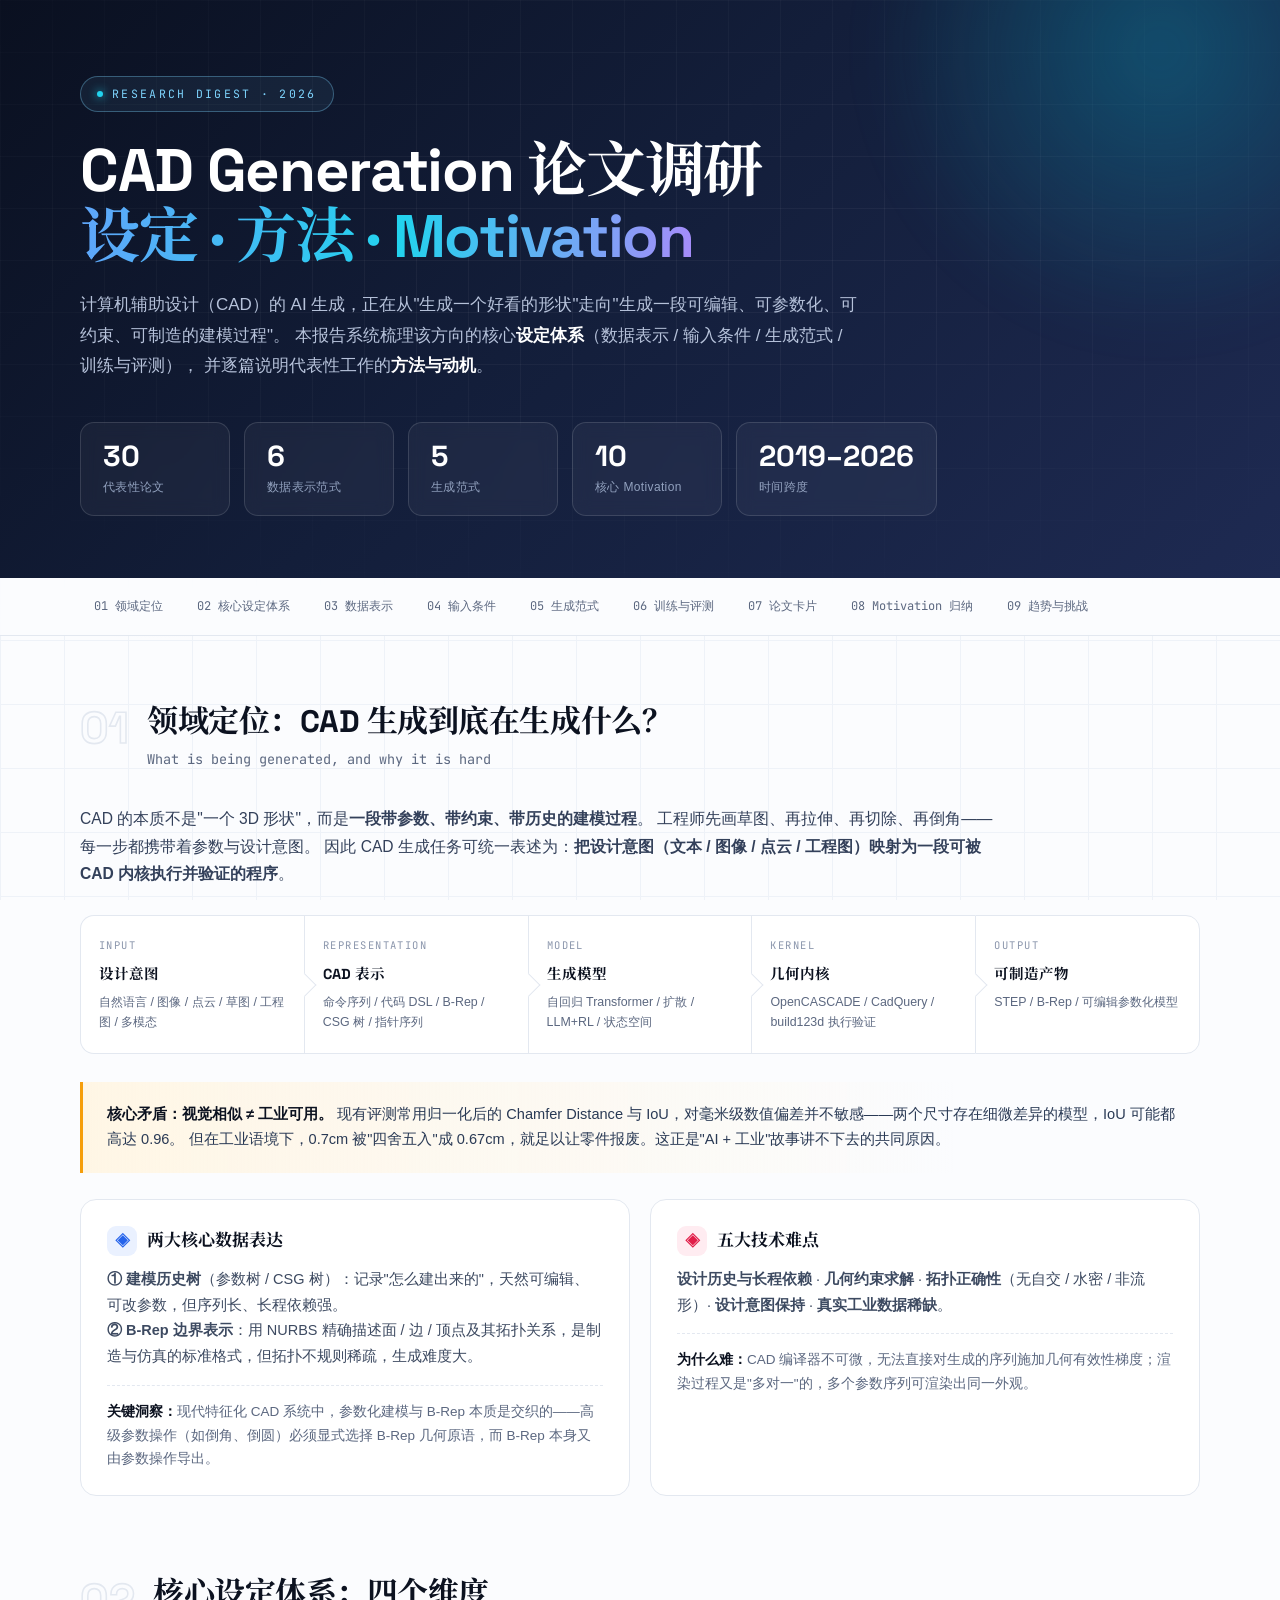
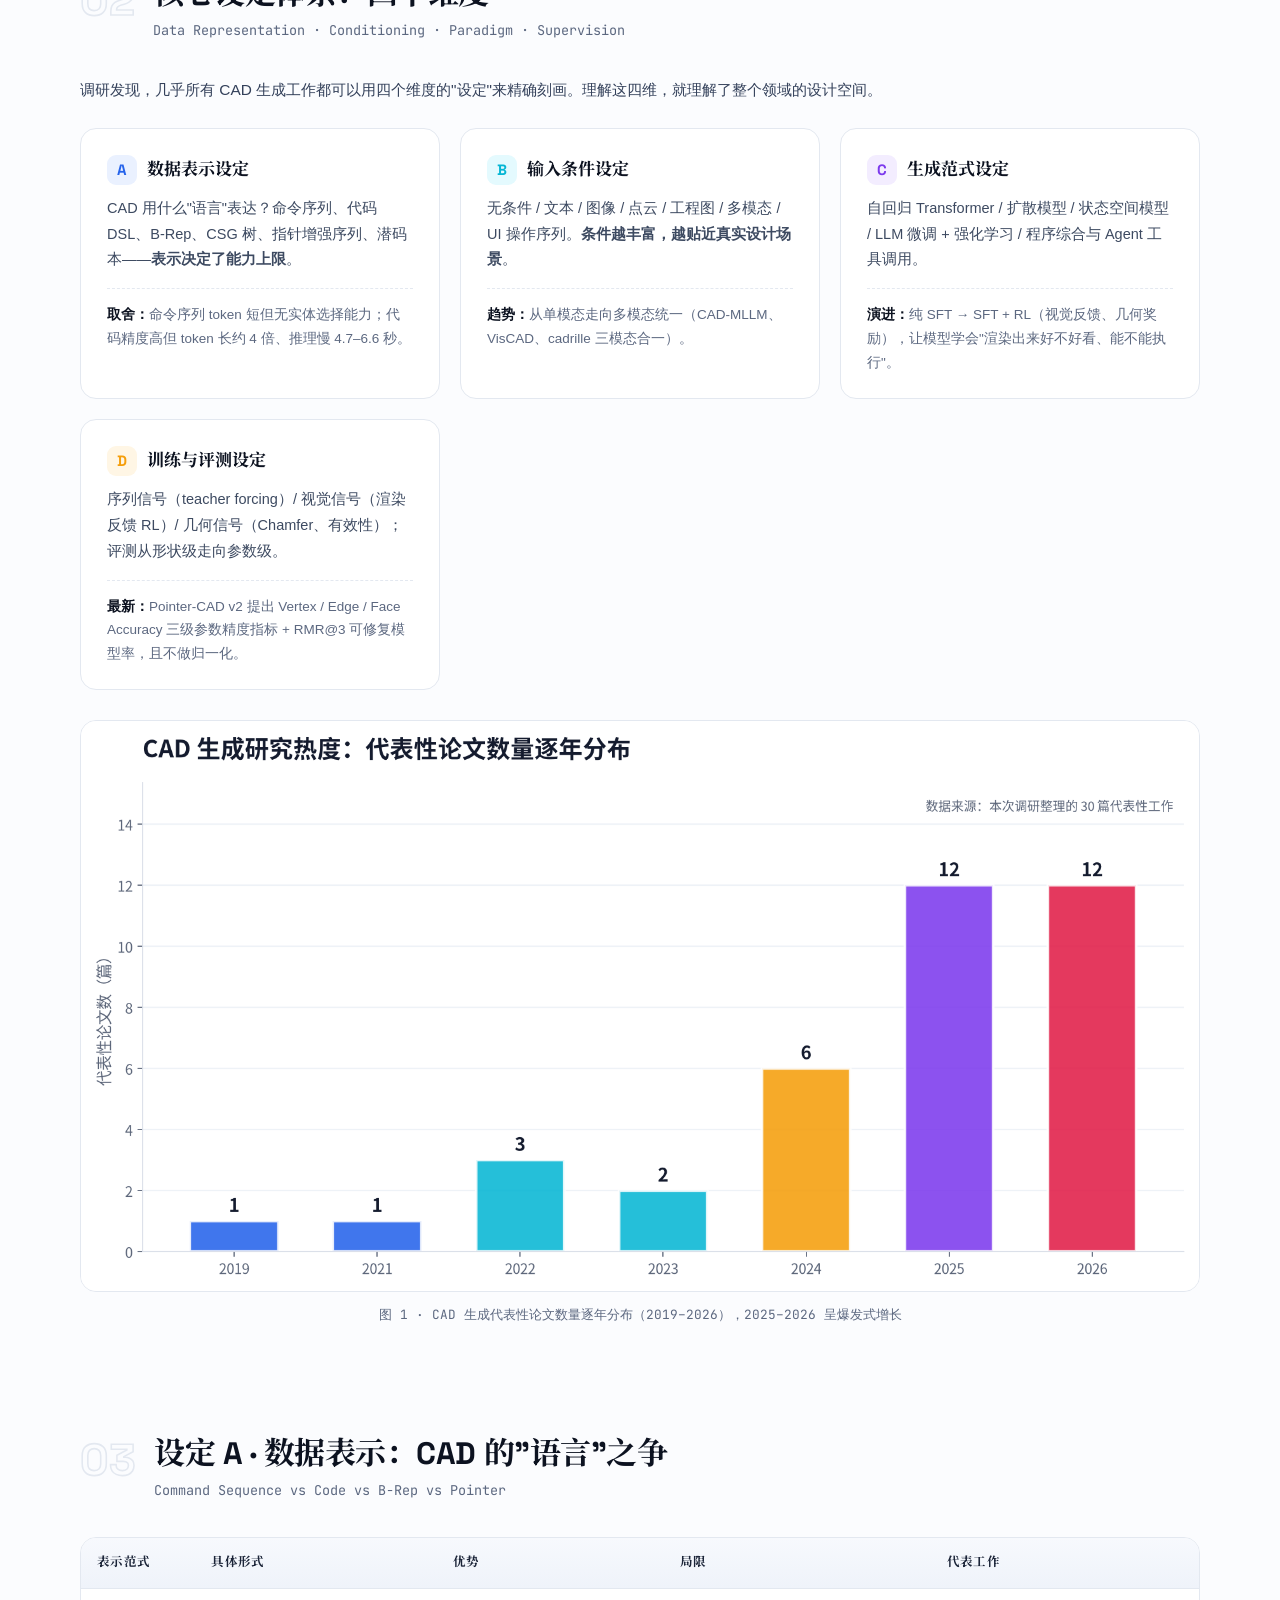
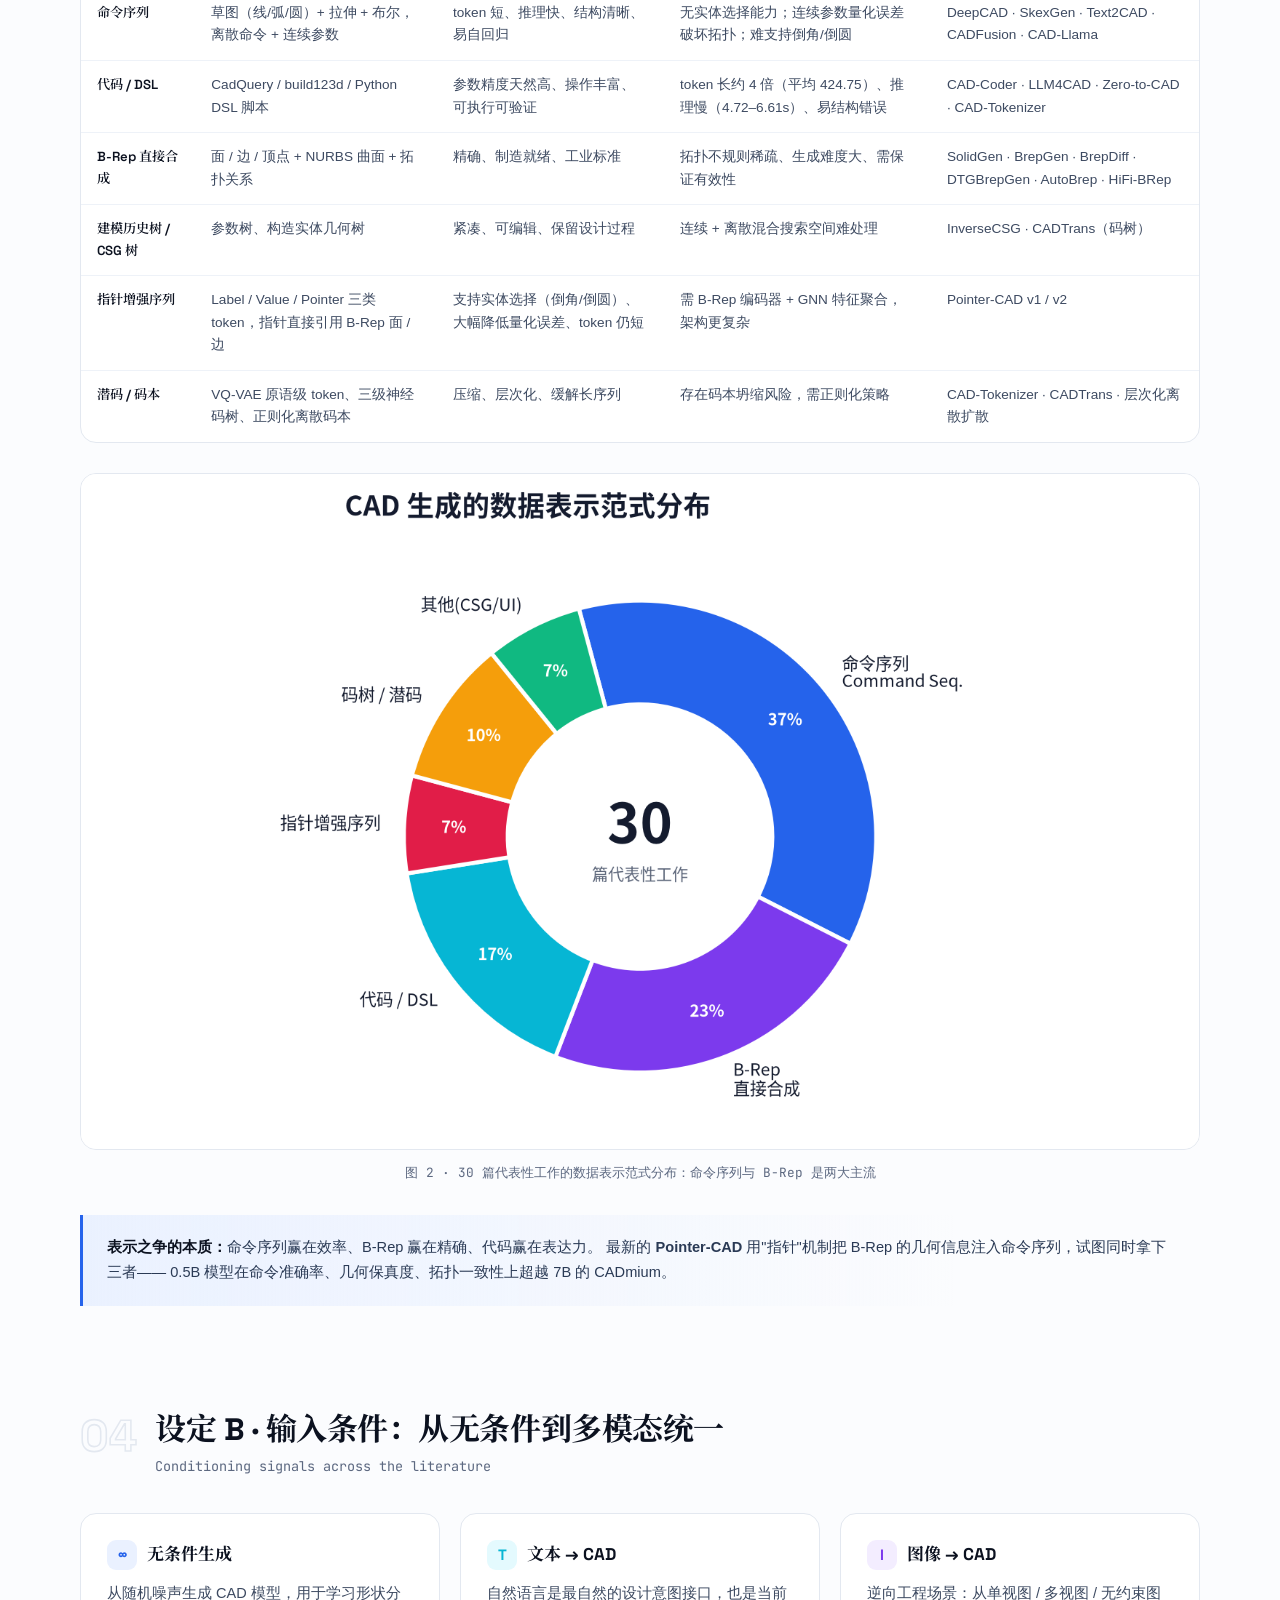
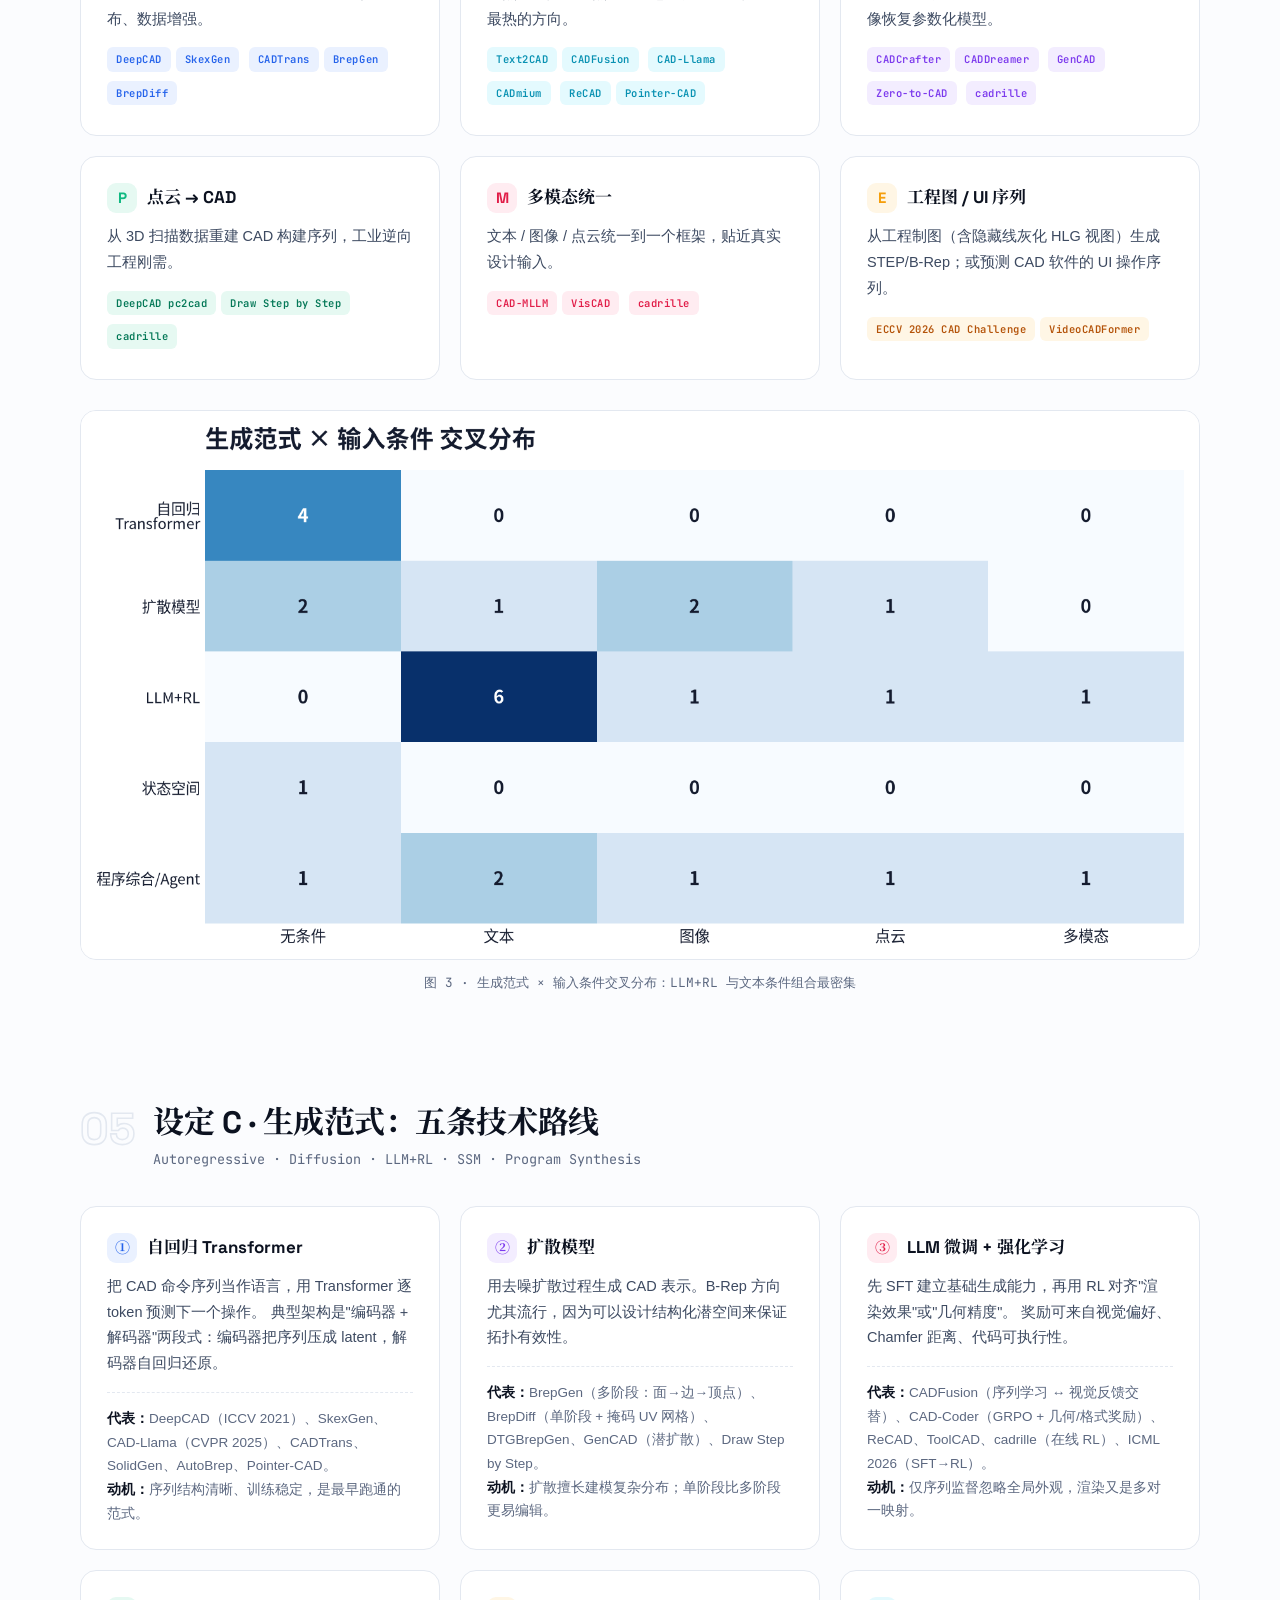
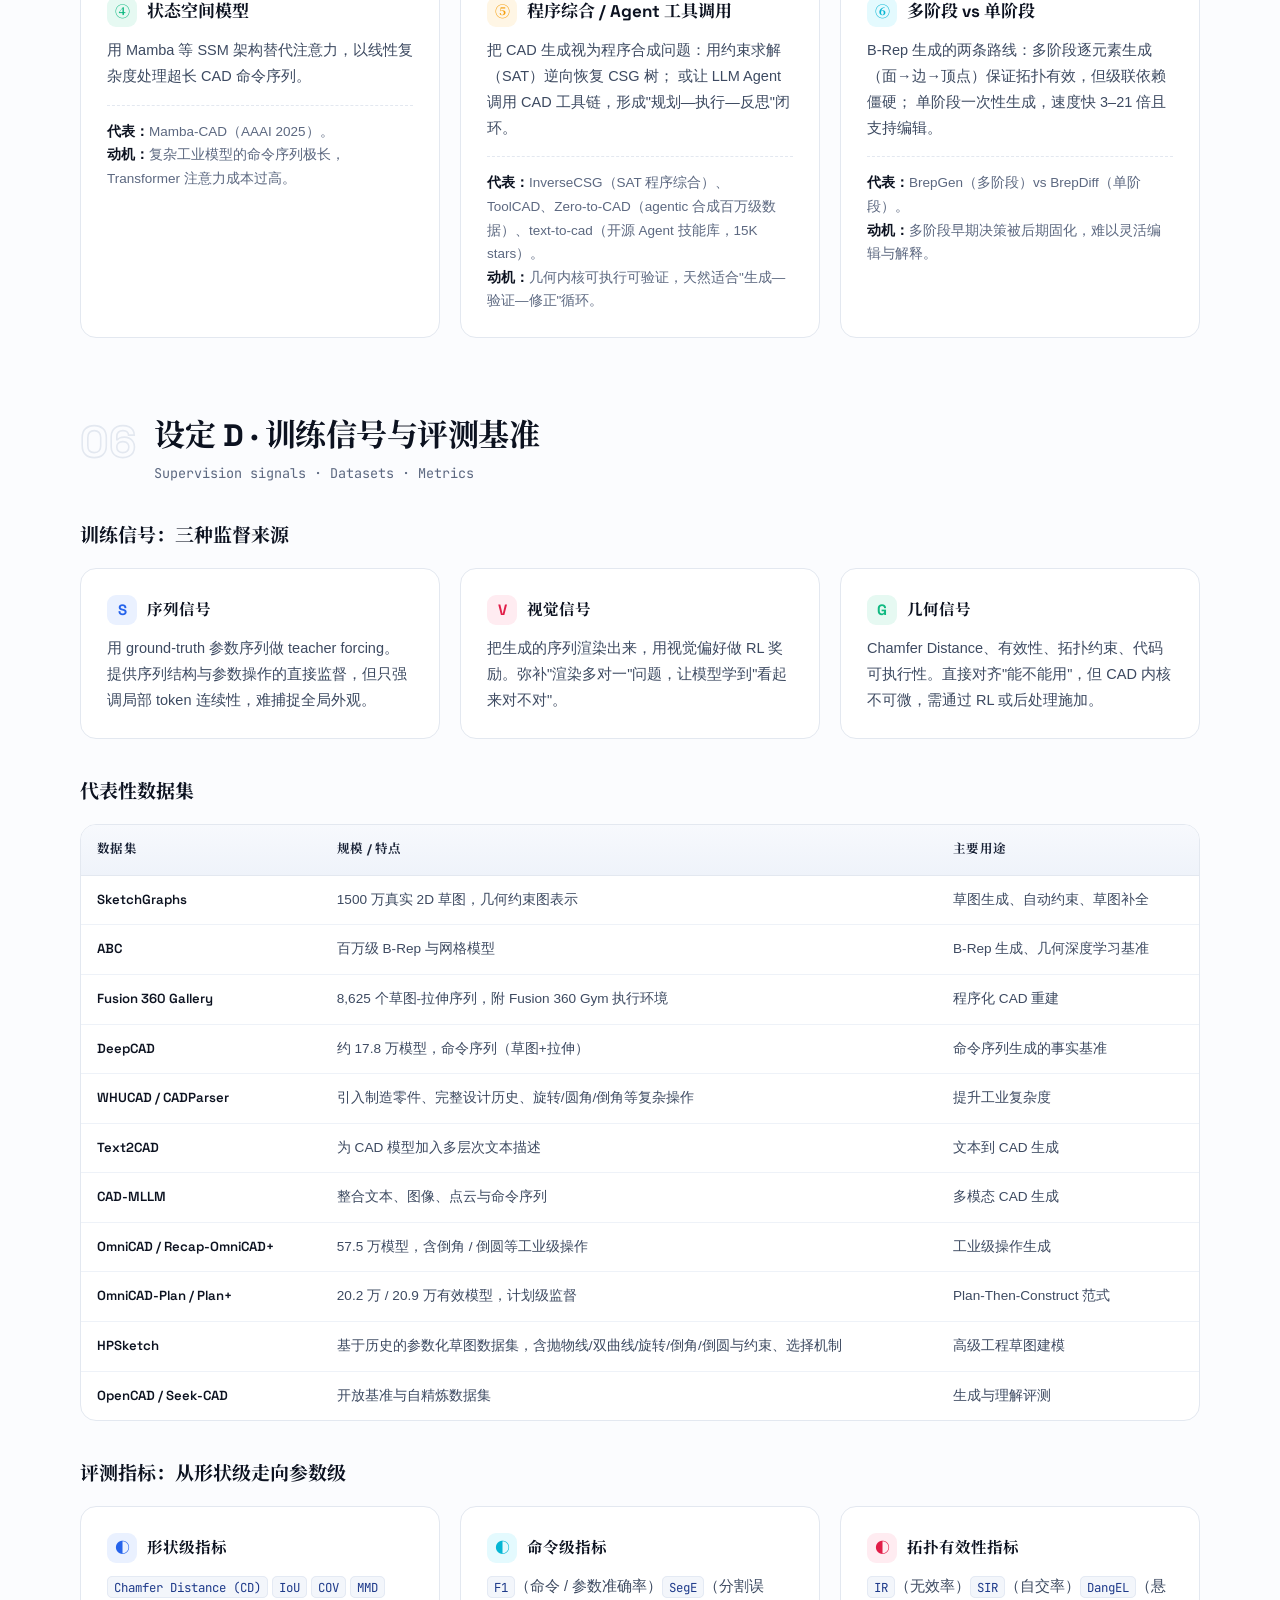
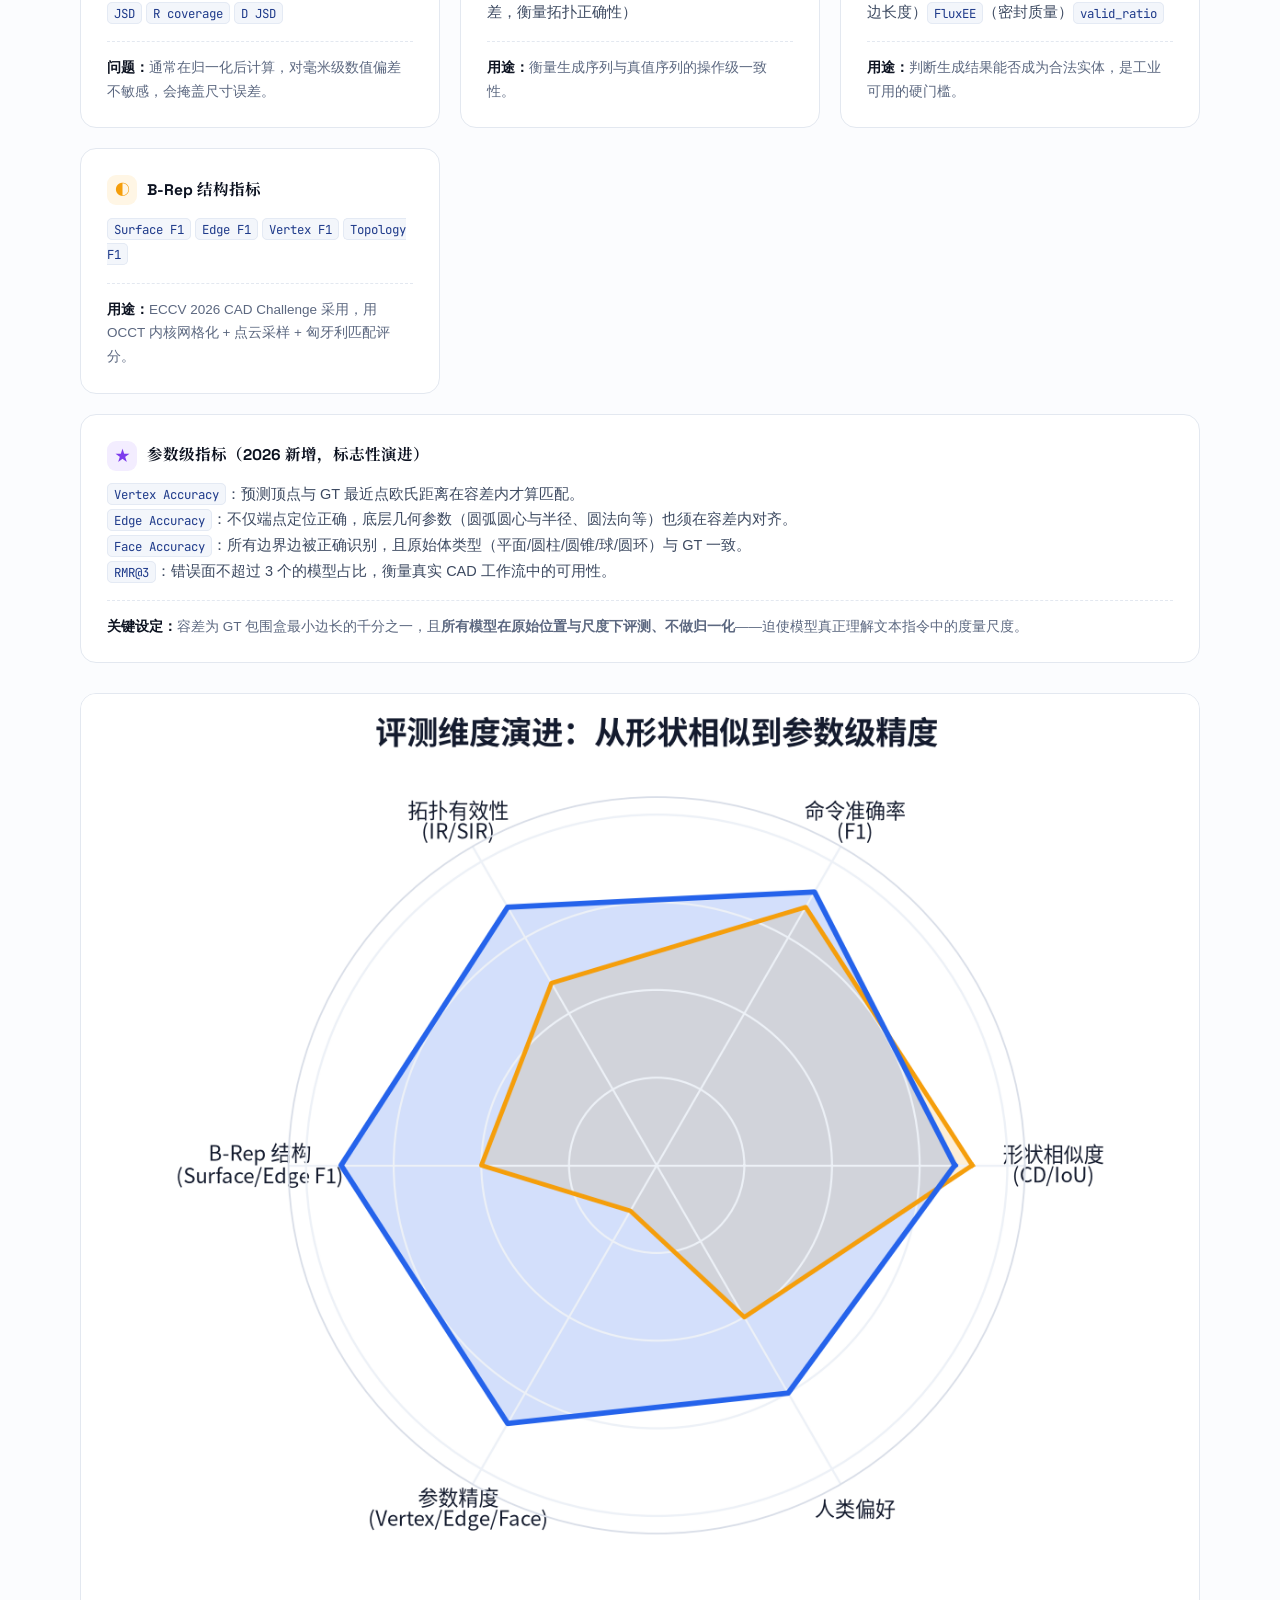
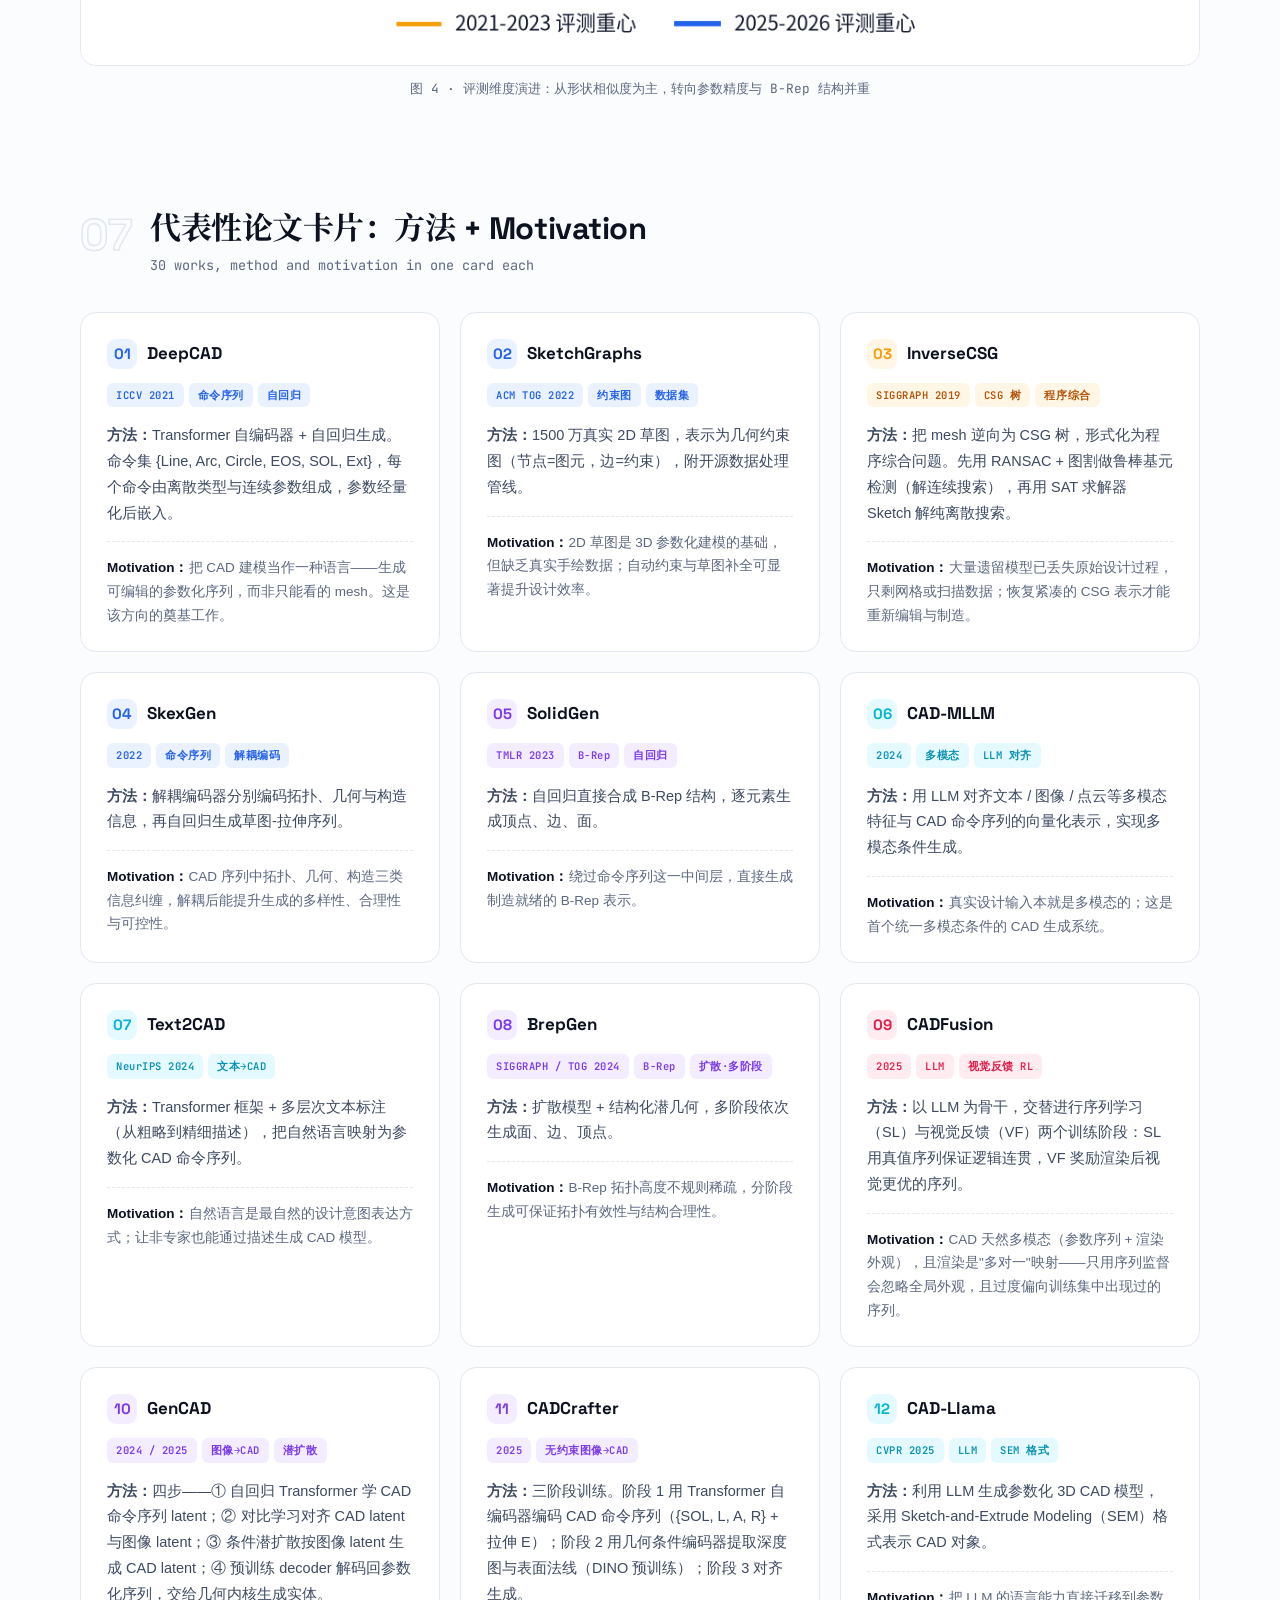
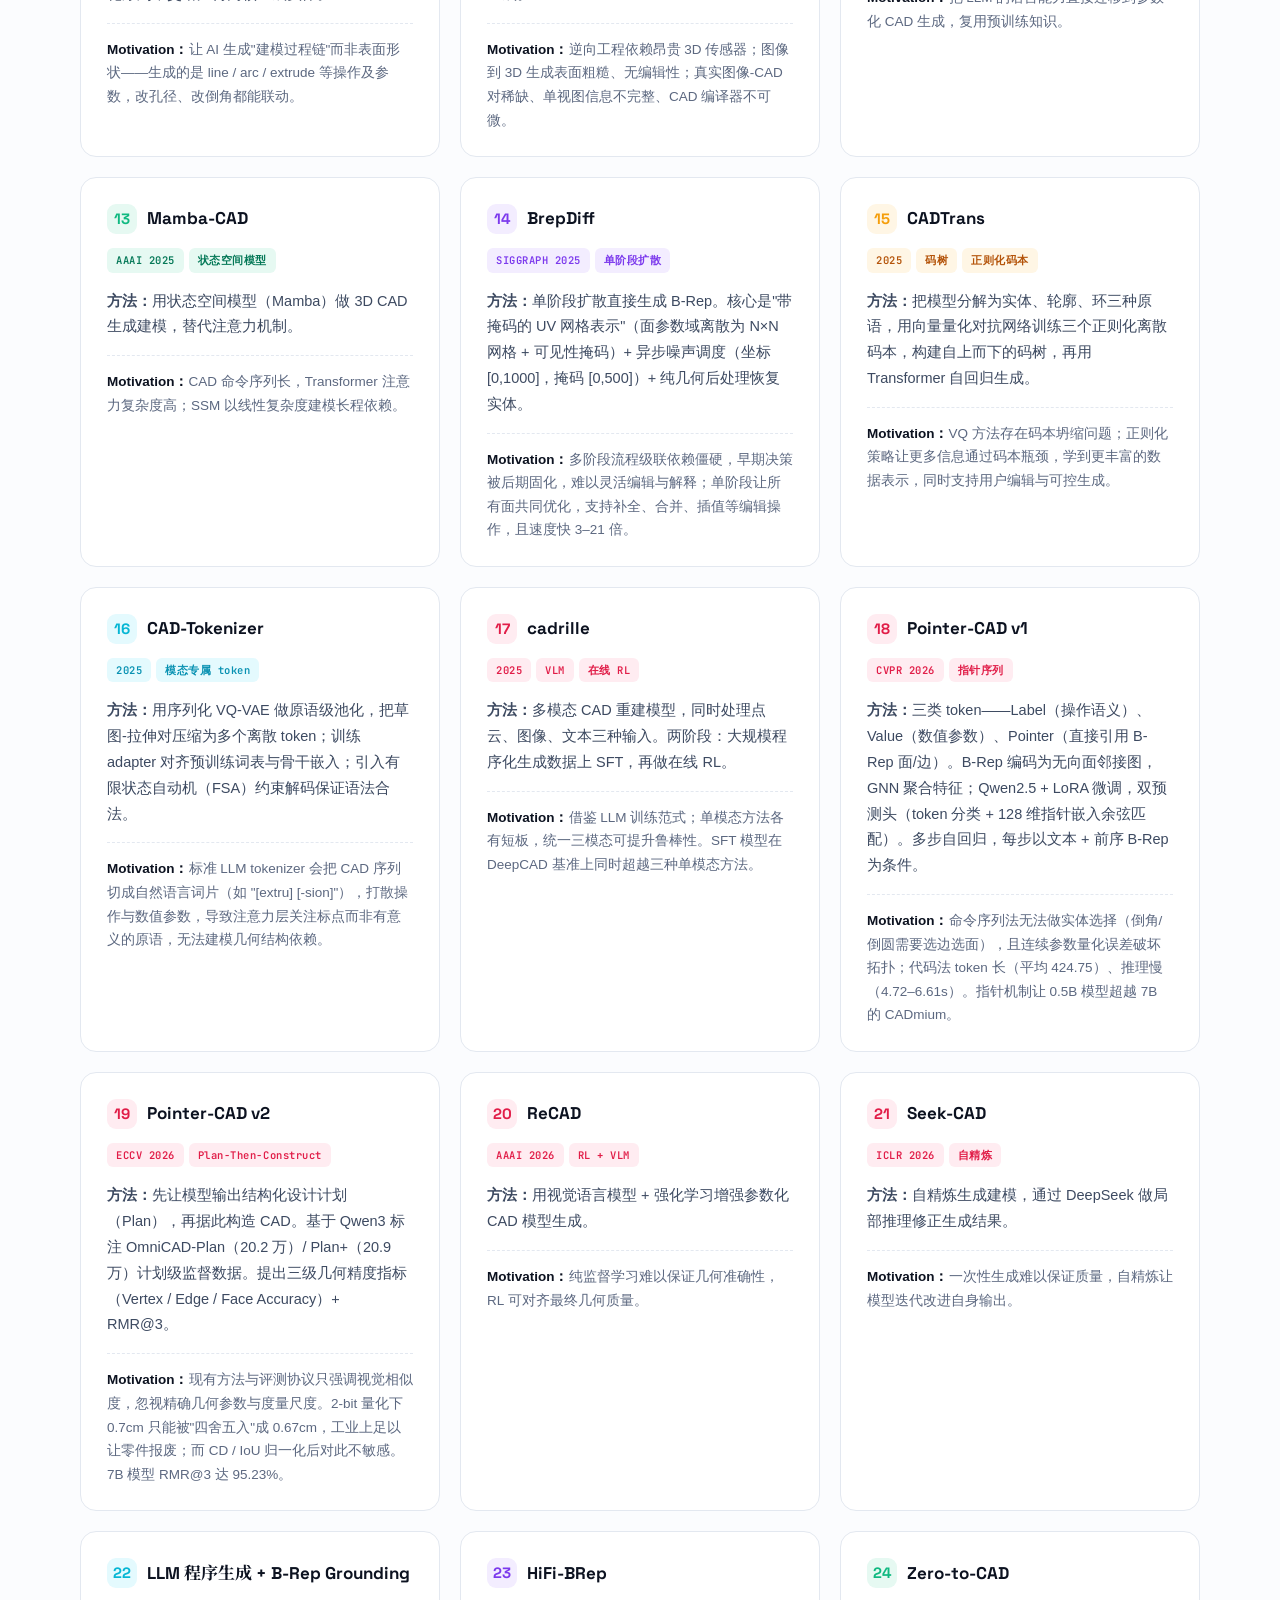
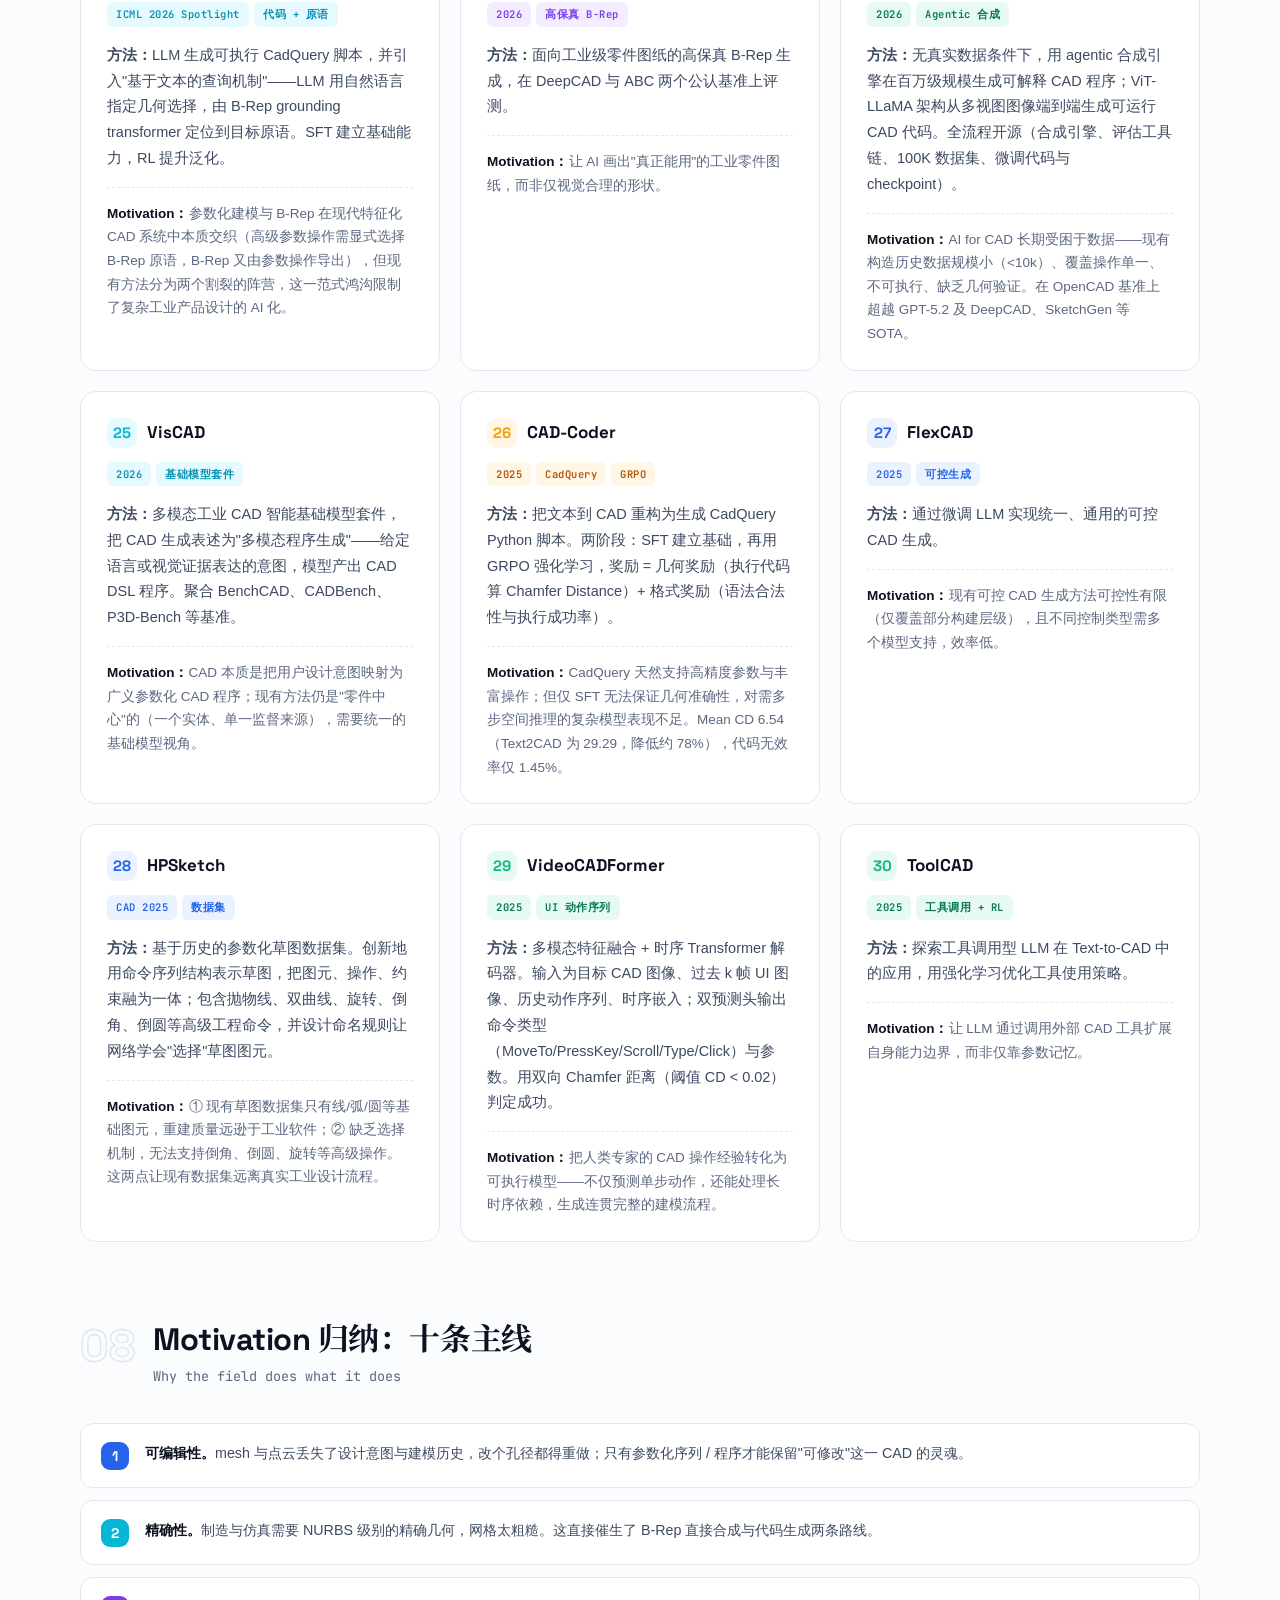
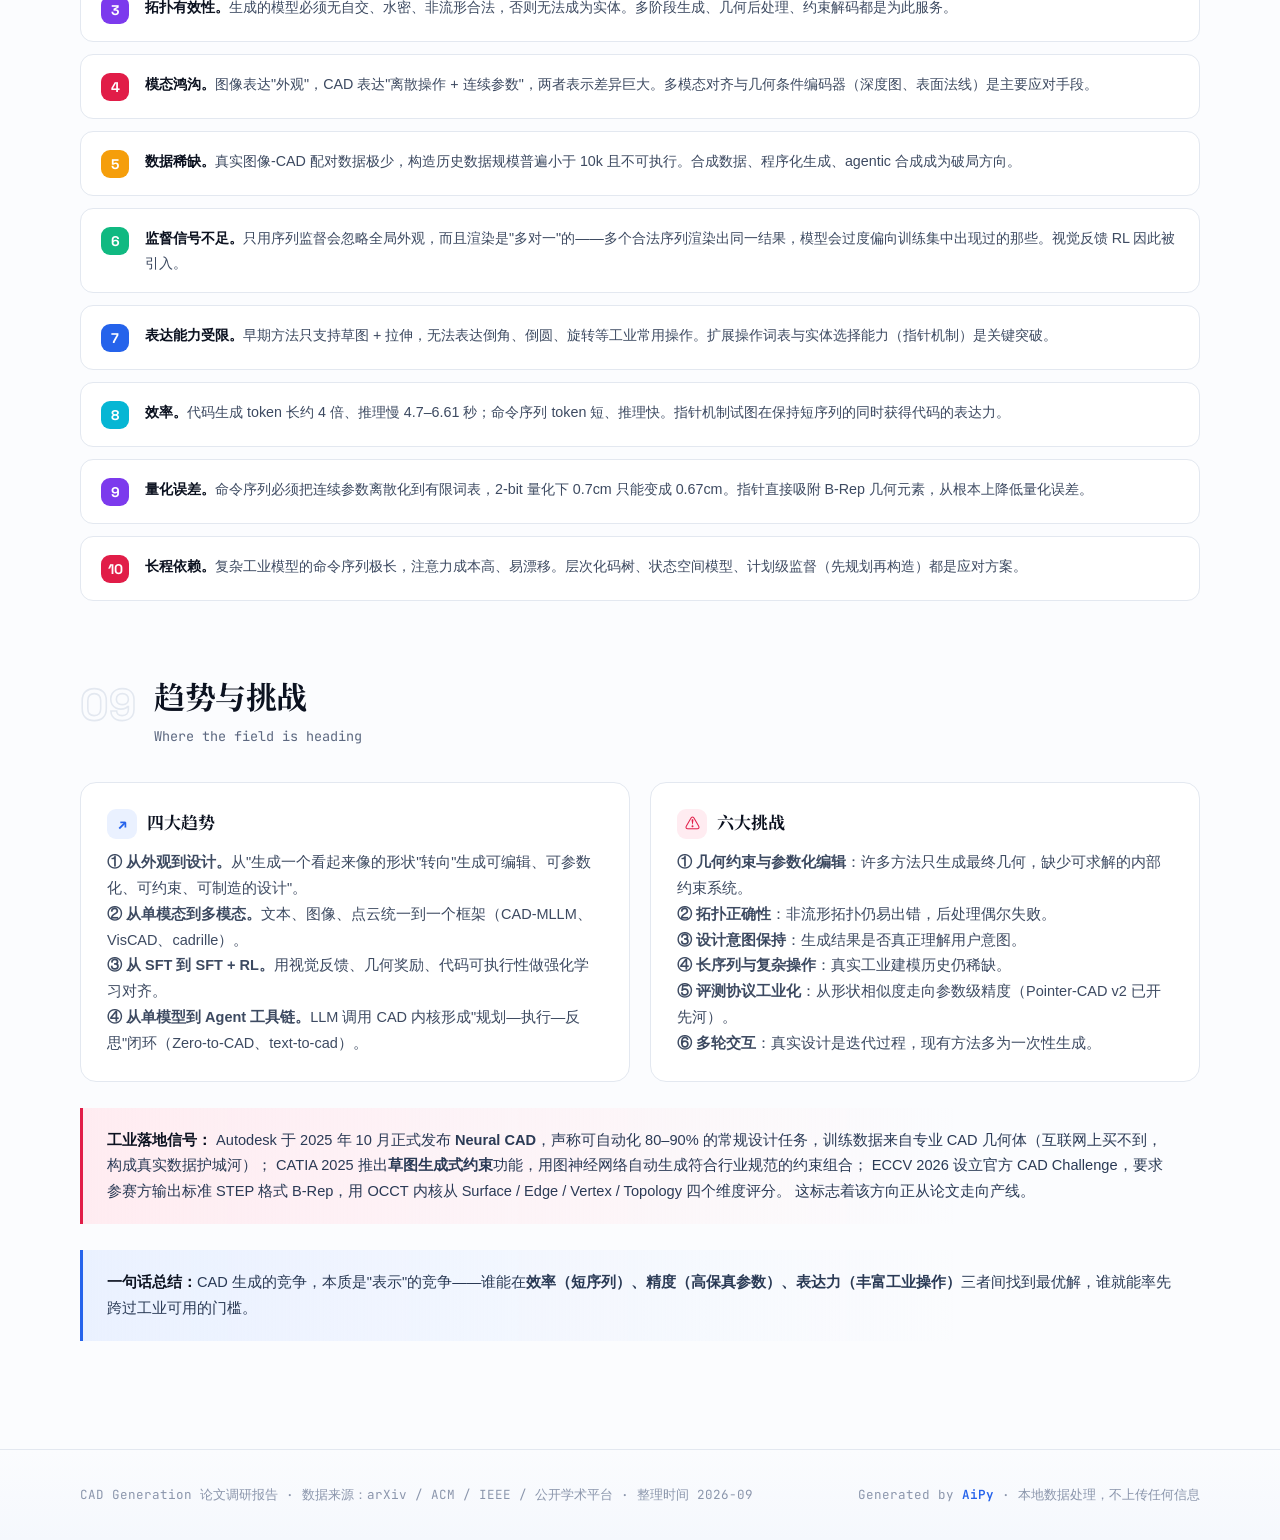
<file: notes/CAD生成/CAD_Generation_调研报告.html>
<!DOCTYPE html>
<html lang="zh-CN">
<head>
<meta charset="UTF-8">
<meta name="viewport" content="width=device-width, initial-scale=1.0">
<title>CAD Generation 论文调研报告 · 设定 · 方法 · Motivation</title>
<link href="https://fonts.googleapis.com/css2?family=Space+Grotesk:wght@400;500;700&family=Noto+Serif+SC:wght@400;600;700;900&family=JetBrains+Mono:wght@400;600&display=swap" rel="stylesheet">
<style>
:root{
  --ink:#0C1220; --ink-2:#1B2438; --sub:#5C6880; --faint:#8B96AC;
  --line:#E3E8F0; --line-2:#EEF2F8;
  --bg:#FBFCFE; --card:#FFFFFF;
  --blue:#2563EB; --blue-soft:#EAF1FF;
  --cyan:#06B6D4; --cyan-soft:#E4FAFE;
  --amber:#F59E0B; --amber-soft:#FFF6E5;
  --rose:#E11D48; --rose-soft:#FFECF1;
  --violet:#7C3AED; --violet-soft:#F3EDFF;
  --green:#10B981; --green-soft:#E6F9F2;
  --mono:'JetBrains Mono',ui-monospace,monospace;
  --display:'Space Grotesk','Noto Serif SC',sans-serif;
  --sans:-apple-system,BlinkMacSystemFont,'Segoe UI','Noto Sans SC','PingFang SC','Microsoft YaHei',sans-serif;
}
*{margin:0;padding:0;box-sizing:border-box}
html{scroll-behavior:smooth}
body{
  background:var(--bg); color:var(--ink); font-family:var(--sans);
  line-height:1.75; font-size:15.5px; -webkit-font-smoothing:antialiased;
  background-image:
    radial-gradient(circle at 12% 8%, rgba(37,99,235,.055), transparent 42%),
    radial-gradient(circle at 88% 4%, rgba(124,58,237,.05), transparent 38%),
    linear-gradient(var(--line-2) 1px, transparent 1px),
    linear-gradient(90deg, var(--line-2) 1px, transparent 1px);
  background-size:auto,auto,64px 64px,64px 64px;
  background-attachment:fixed;
}
.wrap{max-width:1180px;margin:0 auto;padding:0 30px}
.hero{position:relative;overflow:hidden;color:#fff;
  background:linear-gradient(135deg,#0A1020 0%,#131E3A 46%,#1E2A52 100%);
  padding:76px 0 62px;}
.hero::before{content:"";position:absolute;inset:0;
  background-image:linear-gradient(rgba(255,255,255,.045) 1px,transparent 1px),
  linear-gradient(90deg,rgba(255,255,255,.045) 1px,transparent 1px);
  background-size:52px 52px;
  -webkit-mask-image:radial-gradient(ellipse 80% 70% at 50% 40%,#000 30%,transparent 100%);
  mask-image:radial-gradient(ellipse 80% 70% at 50% 40%,#000 30%,transparent 100%);}
.hero::after{content:"";position:absolute;width:620px;height:620px;right:-190px;top:-260px;
  background:radial-gradient(circle,rgba(6,182,212,.30),transparent 66%);filter:blur(24px);}
.hero .wrap{position:relative;z-index:2}
.eyebrow{display:inline-flex;align-items:center;gap:9px;font-family:var(--mono);
  font-size:11.5px;letter-spacing:.20em;text-transform:uppercase;color:#7DD3FC;
  border:1px solid rgba(125,211,252,.34);border-radius:100px;padding:7px 16px;
  margin-bottom:26px;background:rgba(125,211,252,.07);}
.eyebrow .dot{width:6px;height:6px;border-radius:50%;background:#22D3EE;box-shadow:0 0 10px #22D3EE;animation:pulse 2s infinite}
@keyframes pulse{0%,100%{opacity:1}50%{opacity:.32}}
.hero h1{font-family:var(--display);font-size:clamp(34px,5.2vw,60px);font-weight:700;
  line-height:1.1;letter-spacing:-.022em;margin-bottom:20px;}
.hero h1 em{font-style:normal;background:linear-gradient(96deg,#60A5FA,#22D3EE 52%,#A78BFA);
  -webkit-background-clip:text;background-clip:text;color:transparent;}
.hero p.lede{font-size:17px;color:#B6C2DA;max-width:780px;line-height:1.8}
.hero-stats{display:flex;flex-wrap:wrap;gap:14px;margin-top:40px}
.stat{border:1px solid rgba(255,255,255,.13);border-radius:14px;padding:16px 22px;
  background:rgba(255,255,255,.045);backdrop-filter:blur(8px);min-width:150px;}
.stat b{display:block;font-family:var(--display);font-size:29px;font-weight:700;color:#fff;line-height:1.15}
.stat span{font-size:12px;color:#93A2BF;letter-spacing:.03em}
nav.toc{position:sticky;top:0;z-index:50;background:rgba(251,252,254,.90);
  backdrop-filter:blur(14px);border-bottom:1px solid var(--line);}
nav.toc .wrap{display:flex;gap:6px;overflow-x:auto;padding:11px 30px;scrollbar-width:none}
nav.toc .wrap::-webkit-scrollbar{display:none}
nav.toc a{font-family:var(--mono);font-size:12px;color:var(--sub);text-decoration:none;
  padding:7px 14px;border-radius:8px;white-space:nowrap;transition:.2s;}
nav.toc a:hover{background:var(--blue-soft);color:var(--blue)}
section{padding:66px 0 12px}
.sec-head{display:flex;align-items:flex-start;gap:18px;margin-bottom:34px}
.sec-num{font-family:var(--display);font-size:44px;font-weight:700;line-height:1;
  color:transparent;-webkit-text-stroke:1.6px var(--line);flex-shrink:0;padding-top:4px;}
.sec-head h2{font-family:var(--display);font-size:clamp(23px,3.1vw,31px);font-weight:700;
  letter-spacing:-.015em;line-height:1.24;color:var(--ink);}
.sec-head .sub{font-size:13.5px;color:var(--sub);margin-top:7px;font-family:var(--mono);}
.grid{display:grid;gap:20px}
.g2{grid-template-columns:repeat(auto-fit,minmax(330px,1fr))}
.g3{grid-template-columns:repeat(auto-fit,minmax(268px,1fr))}
.card{background:var(--card);border:1px solid var(--line);border-radius:16px;
  padding:26px 26px 24px;position:relative;transition:.28s cubic-bezier(.2,.7,.3,1);}
.card:hover{transform:translateY(-3px);box-shadow:0 14px 38px -14px rgba(12,18,32,.16);border-color:#D3DCEB}
.card h3{font-family:var(--display);font-size:17px;font-weight:700;margin-bottom:11px;
  display:flex;align-items:center;gap:10px;}
.card h3 .ico{width:30px;height:30px;border-radius:9px;display:grid;place-items:center;
  font-size:15px;flex-shrink:0;font-family:var(--display);font-weight:700;}
.card p{font-size:14.5px;color:#3D4A61;line-height:1.78}
.card .mot{margin-top:15px;padding-top:14px;border-top:1px dashed var(--line);
  font-size:13.5px;color:var(--sub);}
.card .mot b{color:var(--ink);font-weight:600}
.tag{display:inline-block;font-family:var(--mono);font-size:10.5px;letter-spacing:.05em;
  padding:3px 9px;border-radius:6px;margin:0 5px 6px 0;font-weight:600;}
.t-blue{background:var(--blue-soft);color:var(--blue)}
.t-cyan{background:var(--cyan-soft);color:#0891B2}
.t-amber{background:var(--amber-soft);color:#B45309}
.t-rose{background:var(--rose-soft);color:var(--rose)}
.t-violet{background:var(--violet-soft);color:var(--violet)}
.t-green{background:var(--green-soft);color:#047857}
.tbl-wrap{overflow-x:auto;border:1px solid var(--line);border-radius:16px;background:var(--card)}
table{width:100%;border-collapse:collapse;font-size:13.6px;min-width:760px}
thead th{background:linear-gradient(180deg,#F7F9FD,#EFF3FA);color:var(--ink-2);
  font-family:var(--display);font-weight:700;font-size:12.5px;letter-spacing:.02em;
  text-align:left;padding:14px 16px;border-bottom:1.5px solid var(--line);white-space:nowrap;}
tbody td{padding:13px 16px;border-bottom:1px solid var(--line-2);color:#3D4A61;
  vertical-align:top;line-height:1.66;}
tbody tr:last-child td{border-bottom:none}
tbody tr:hover{background:#FAFCFF}
tbody td:first-child{font-weight:600;color:var(--ink);font-family:var(--display);font-size:13.2px}
code{font-family:var(--mono);font-size:12.4px;background:#F3F6FB;color:#1E3A8A;
  padding:1.5px 6px;border-radius:5px;border:1px solid #E4EAF4;}
figure{margin:30px 0}
figure img{width:100%;border:1px solid var(--line);border-radius:16px;background:#fff;display:block}
figcaption{font-size:12.8px;color:var(--sub);margin-top:12px;text-align:center;
  font-family:var(--mono);}
.callout{border-left:3px solid var(--blue);
  background:linear-gradient(90deg,var(--blue-soft),transparent 78%);
  border-radius:0 14px 14px 0;padding:20px 24px;margin:26px 0;
  font-size:14.6px;color:#2A3A55;}
.callout b{color:var(--ink)}
.callout.warn{border-left-color:var(--amber);background:linear-gradient(90deg,var(--amber-soft),transparent 78%)}
.callout.rose{border-left-color:var(--rose);background:linear-gradient(90deg,var(--rose-soft),transparent 78%)}
.mot-list{display:grid;gap:12px}
.mot-item{display:flex;gap:16px;align-items:flex-start;background:var(--card);
  border:1px solid var(--line);border-radius:13px;padding:17px 20px;transition:.24s;}
.mot-item:hover{border-color:#CFDAEB;background:#FDFEFF;transform:translateX(4px)}
.mot-item .n{font-family:var(--display);font-weight:700;font-size:14px;color:#fff;
  width:28px;height:28px;border-radius:9px;display:grid;place-items:center;
  flex-shrink:0;margin-top:1px;}
.mot-item .txt{font-size:14.3px;color:#3D4A61;line-height:1.72}
.mot-item .txt b{color:var(--ink);font-weight:600}
.flow{display:flex;flex-wrap:wrap;gap:0;align-items:stretch;margin:28px 0}
.flow-step{flex:1;min-width:172px;background:var(--card);border:1px solid var(--line);
  padding:20px 18px;position:relative;}
.flow-step:first-child{border-radius:14px 0 0 14px}
.flow-step:last-child{border-radius:0 14px 14px 0}
.flow-step:not(:last-child){border-right:none}
.flow-step .k{font-family:var(--mono);font-size:10.5px;color:var(--faint);
  letter-spacing:.14em;text-transform:uppercase}
.flow-step .v{font-family:var(--display);font-weight:700;font-size:14.5px;
  color:var(--ink);margin:7px 0 6px}
.flow-step .d{font-size:12.4px;color:var(--sub);line-height:1.6}
.flow-step::after{content:"";position:absolute;right:-9px;top:50%;
  transform:translateY(-50%) rotate(45deg);width:16px;height:16px;background:var(--card);
  border-top:1px solid var(--line);border-right:1px solid var(--line);z-index:3;}
.flow-step:last-child::after{display:none}
footer{margin-top:70px;padding:34px 0;border-top:1px solid var(--line);
  background:linear-gradient(180deg,transparent,#F5F8FD);}
footer .wrap{display:flex;flex-wrap:wrap;gap:12px;justify-content:space-between;align-items:center}
footer p{font-size:12.6px;color:var(--faint);font-family:var(--mono)}
footer a{color:var(--blue);text-decoration:none;font-weight:600}
footer a:hover{text-decoration:underline}
.reveal{opacity:0;transform:translateY(22px);
  transition:opacity .7s cubic-bezier(.2,.7,.3,1),transform .7s cubic-bezier(.2,.7,.3,1)}
.reveal.on{opacity:1;transform:none}
@media(max-width:720px){
  .wrap{padding:0 18px}
  .hero{padding:52px 0 44px}
  .sec-num{font-size:32px}
  .flow-step{border-radius:12px!important;border-right:1px solid var(--line)!important}
  .flow-step::after{display:none}
  .flow{gap:10px}
}
@media print{nav.toc{display:none}.reveal{opacity:1;transform:none}}
</style>
</head>
<body>
<header class="hero">
  <div class="wrap">
    <div class="eyebrow"><span class="dot"></span>Research Digest · 2026</div>
    <h1>CAD Generation 论文调研<br><em>设定 · 方法 · Motivation</em></h1>
    <p class="lede">
      计算机辅助设计（CAD）的 AI 生成，正在从"生成一个好看的形状"走向"生成一段可编辑、可参数化、可约束、可制造的建模过程"。
      本报告系统梳理该方向的核心<strong style="color:#fff">设定体系</strong>（数据表示 / 输入条件 / 生成范式 / 训练与评测），
      并逐篇说明代表性工作的<strong style="color:#fff">方法与动机</strong>。
    </p>
    <div class="hero-stats">
      <div class="stat"><b>30</b><span>代表性论文</span></div>
      <div class="stat"><b>6</b><span>数据表示范式</span></div>
      <div class="stat"><b>5</b><span>生成范式</span></div>
      <div class="stat"><b>10</b><span>核心 Motivation</span></div>
      <div class="stat"><b>2019–2026</b><span>时间跨度</span></div>
    </div>
  </div>
</header>
<nav class="toc">
  <div class="wrap">
    <a href="#overview">01 领域定位</a>
    <a href="#setting">02 核心设定体系</a>
    <a href="#repr">03 数据表示</a>
    <a href="#cond">04 输入条件</a>
    <a href="#paradigm">05 生成范式</a>
    <a href="#train">06 训练与评测</a>
    <a href="#papers">07 论文卡片</a>
    <a href="#motivation">08 Motivation 归纳</a>
    <a href="#trend">09 趋势与挑战</a>
  </div>
</nav>
<section id="overview">
  <div class="wrap reveal">
    <div class="sec-head">
      <div class="sec-num">01</div>
      <div>
        <h2>领域定位：CAD 生成到底在生成什么？</h2>
        <div class="sub">What is being generated, and why it is hard</div>
      </div>
    </div>
    <p style="font-size:15.6px;color:#33405A;max-width:920px">
      CAD 的本质不是"一个 3D 形状"，而是<strong>一段带参数、带约束、带历史的建模过程</strong>。
      工程师先画草图、再拉伸、再切除、再倒角——每一步都携带着参数与设计意图。
      因此 CAD 生成任务可统一表述为：<strong>把设计意图（文本 / 图像 / 点云 / 工程图）映射为一段可被 CAD 内核执行并验证的程序</strong>。
    </p>
    <div class="flow">
      <div class="flow-step">
        <div class="k">Input</div><div class="v">设计意图</div>
        <div class="d">自然语言 / 图像 / 点云 / 草图 / 工程图 / 多模态</div>
      </div>
      <div class="flow-step">
        <div class="k">Representation</div><div class="v">CAD 表示</div>
        <div class="d">命令序列 / 代码 DSL / B-Rep / CSG 树 / 指针序列</div>
      </div>
      <div class="flow-step">
        <div class="k">Model</div><div class="v">生成模型</div>
        <div class="d">自回归 Transformer / 扩散 / LLM+RL / 状态空间</div>
      </div>
      <div class="flow-step">
        <div class="k">Kernel</div><div class="v">几何内核</div>
        <div class="d">OpenCASCADE / CadQuery / build123d 执行验证</div>
      </div>
      <div class="flow-step">
        <div class="k">Output</div><div class="v">可制造产物</div>
        <div class="d">STEP / B-Rep / 可编辑参数化模型</div>
      </div>
    </div>
    <div class="callout warn">
      <b>核心矛盾：视觉相似 ≠ 工业可用。</b>
      现有评测常用归一化后的 Chamfer Distance 与 IoU，对毫米级数值偏差并不敏感——两个尺寸存在细微差异的模型，IoU 可能都高达 0.96。
      但在工业语境下，0.7cm 被"四舍五入"成 0.67cm，就足以让零件报废。这正是"AI + 工业"故事讲不下去的共同原因。
    </div>
    <div class="grid g2" style="margin-top:26px">
      <div class="card">
        <h3><span class="ico" style="background:var(--blue-soft);color:var(--blue)">◈</span>两大核心数据表达</h3>
        <p>
          <strong>① 建模历史树</strong>（参数树 / CSG 树）：记录"怎么建出来的"，天然可编辑、可改参数，但序列长、长程依赖强。<br>
          <strong>② B-Rep 边界表示</strong>：用 NURBS 精确描述面 / 边 / 顶点及其拓扑关系，是制造与仿真的标准格式，但拓扑不规则稀疏，生成难度大。
        </p>
        <div class="mot"><b>关键洞察：</b>现代特征化 CAD 系统中，参数化建模与 B-Rep 本质是交织的——高级参数操作（如倒角、倒圆）必须显式选择 B-Rep 几何原语，而 B-Rep 本身又由参数操作导出。</div>
      </div>
      <div class="card">
        <h3><span class="ico" style="background:var(--rose-soft);color:var(--rose)">◈</span>五大技术难点</h3>
        <p>
          <strong>设计历史与长程依赖</strong> · <strong>几何约束求解</strong> · <strong>拓扑正确性</strong>（无自交 / 水密 / 非流形）·
          <strong>设计意图保持</strong> · <strong>真实工业数据稀缺</strong>。
        </p>
        <div class="mot"><b>为什么难：</b>CAD 编译器不可微，无法直接对生成的序列施加几何有效性梯度；渲染过程又是"多对一"的，多个参数序列可渲染出同一外观。</div>
      </div>
    </div>
  </div>
</section>
<section id="setting">
  <div class="wrap reveal">
    <div class="sec-head">
      <div class="sec-num">02</div>
      <div>
        <h2>核心设定体系：四个维度</h2>
        <div class="sub">Data Representation · Conditioning · Paradigm · Supervision</div>
      </div>
    </div>
    <p style="font-size:15.4px;color:#33405A;max-width:920px;margin-bottom:24px">
      调研发现，几乎所有 CAD 生成工作都可以用四个维度的"设定"来精确刻画。理解这四维，就理解了整个领域的设计空间。
    </p>
    <div class="grid g2">
      <div class="card">
        <h3><span class="ico" style="background:var(--blue-soft);color:var(--blue)">A</span>数据表示设定</h3>
        <p>CAD 用什么"语言"表达？命令序列、代码 DSL、B-Rep、CSG 树、指针增强序列、潜码本——<strong>表示决定了能力上限</strong>。</p>
        <div class="mot"><b>取舍：</b>命令序列 token 短但无实体选择能力；代码精度高但 token 长约 4 倍、推理慢 4.7–6.6 秒。</div>
      </div>
      <div class="card">
        <h3><span class="ico" style="background:var(--cyan-soft);color:var(--cyan)">B</span>输入条件设定</h3>
        <p>无条件 / 文本 / 图像 / 点云 / 工程图 / 多模态 / UI 操作序列。<strong>条件越丰富，越贴近真实设计场景</strong>。</p>
        <div class="mot"><b>趋势：</b>从单模态走向多模态统一（CAD-MLLM、VisCAD、cadrille 三模态合一）。</div>
      </div>
      <div class="card">
        <h3><span class="ico" style="background:var(--violet-soft);color:var(--violet)">C</span>生成范式设定</h3>
        <p>自回归 Transformer / 扩散模型 / 状态空间模型 / LLM 微调 + 强化学习 / 程序综合与 Agent 工具调用。</p>
        <div class="mot"><b>演进：</b>纯 SFT → SFT + RL（视觉反馈、几何奖励），让模型学会"渲染出来好不好看、能不能执行"。</div>
      </div>
      <div class="card">
        <h3><span class="ico" style="background:var(--amber-soft);color:var(--amber)">D</span>训练与评测设定</h3>
        <p>序列信号（teacher forcing）/ 视觉信号（渲染反馈 RL）/ 几何信号（Chamfer、有效性）；评测从形状级走向参数级。</p>
        <div class="mot"><b>最新：</b>Pointer-CAD v2 提出 Vertex / Edge / Face Accuracy 三级参数精度指标 + RMR@3 可修复模型率，且不做归一化。</div>
      </div>
    </div>
    <figure>
      <img src="assets/chart_timeline.png" alt="CAD 生成研究热度逐年分布">
      <figcaption>图 1 · CAD 生成代表性论文数量逐年分布（2019–2026），2025–2026 呈爆发式增长</figcaption>
    </figure>
  </div>
</section>
<section id="repr">
  <div class="wrap reveal">
    <div class="sec-head">
      <div class="sec-num">03</div>
      <div>
        <h2>设定 A · 数据表示：CAD 的"语言"之争</h2>
        <div class="sub">Command Sequence vs Code vs B-Rep vs Pointer</div>
      </div>
    </div>
    <div class="tbl-wrap">
      <table>
        <thead>
          <tr><th>表示范式</th><th>具体形式</th><th>优势</th><th>局限</th><th>代表工作</th></tr>
        </thead>
        <tbody>
          <tr>
            <td>命令序列</td>
            <td>草图（线/弧/圆）+ 拉伸 + 布尔，离散命令 + 连续参数</td>
            <td>token 短、推理快、结构清晰、易自回归</td>
            <td>无实体选择能力；连续参数量化误差破坏拓扑；难支持倒角/倒圆</td>
            <td>DeepCAD · SkexGen · Text2CAD · CADFusion · CAD-Llama</td>
          </tr>
          <tr>
            <td>代码 / DSL</td>
            <td>CadQuery / build123d / Python DSL 脚本</td>
            <td>参数精度天然高、操作丰富、可执行可验证</td>
            <td>token 长约 4 倍（平均 424.75）、推理慢（4.72–6.61s）、易结构错误</td>
            <td>CAD-Coder · LLM4CAD · Zero-to-CAD · CAD-Tokenizer</td>
          </tr>
          <tr>
            <td>B-Rep 直接合成</td>
            <td>面 / 边 / 顶点 + NURBS 曲面 + 拓扑关系</td>
            <td>精确、制造就绪、工业标准</td>
            <td>拓扑不规则稀疏、生成难度大、需保证有效性</td>
            <td>SolidGen · BrepGen · BrepDiff · DTGBrepGen · AutoBrep · HiFi-BRep</td>
          </tr>
          <tr>
            <td>建模历史树 / CSG 树</td>
            <td>参数树、构造实体几何树</td>
            <td>紧凑、可编辑、保留设计过程</td>
            <td>连续 + 离散混合搜索空间难处理</td>
            <td>InverseCSG · CADTrans（码树）</td>
          </tr>
          <tr>
            <td>指针增强序列</td>
            <td>Label / Value / Pointer 三类 token，指针直接引用 B-Rep 面 / 边</td>
            <td>支持实体选择（倒角/倒圆）、大幅降低量化误差、token 仍短</td>
            <td>需 B-Rep 编码器 + GNN 特征聚合，架构更复杂</td>
            <td>Pointer-CAD v1 / v2</td>
          </tr>
          <tr>
            <td>潜码 / 码本</td>
            <td>VQ-VAE 原语级 token、三级神经码树、正则化离散码本</td>
            <td>压缩、层次化、缓解长序列</td>
            <td>存在码本坍缩风险，需正则化策略</td>
            <td>CAD-Tokenizer · CADTrans · 层次化离散扩散</td>
          </tr>
        </tbody>
      </table>
    </div>
    <figure>
      <img src="assets/chart_repr.png" alt="CAD 生成数据表示范式分布">
      <figcaption>图 2 · 30 篇代表性工作的数据表示范式分布：命令序列与 B-Rep 是两大主流</figcaption>
    </figure>
    <div class="callout">
      <b>表示之争的本质：</b>命令序列赢在效率、B-Rep 赢在精确、代码赢在表达力。
      最新的 <strong>Pointer-CAD</strong> 用"指针"机制把 B-Rep 的几何信息注入命令序列，试图同时拿下三者——
      0.5B 模型在命令准确率、几何保真度、拓扑一致性上超越 7B 的 CADmium。
    </div>
  </div>
</section>
<section id="cond">
  <div class="wrap reveal">
    <div class="sec-head">
      <div class="sec-num">04</div>
      <div>
        <h2>设定 B · 输入条件：从无条件到多模态统一</h2>
        <div class="sub">Conditioning signals across the literature</div>
      </div>
    </div>
    <div class="grid g3">
      <div class="card">
        <h3><span class="ico" style="background:var(--blue-soft);color:var(--blue)">∞</span>无条件生成</h3>
        <p>从随机噪声生成 CAD 模型，用于学习形状分布、数据增强。</p>
        <div style="margin-top:12px">
          <span class="tag t-blue">DeepCAD</span><span class="tag t-blue">SkexGen</span>
          <span class="tag t-blue">CADTrans</span><span class="tag t-blue">BrepGen</span>
          <span class="tag t-blue">BrepDiff</span>
        </div>
      </div>
      <div class="card">
        <h3><span class="ico" style="background:var(--cyan-soft);color:var(--cyan)">T</span>文本 → CAD</h3>
        <p>自然语言是最自然的设计意图接口，也是当前最热的方向。</p>
        <div style="margin-top:12px">
          <span class="tag t-cyan">Text2CAD</span><span class="tag t-cyan">CADFusion</span>
          <span class="tag t-cyan">CAD-Llama</span><span class="tag t-cyan">CADmium</span>
          <span class="tag t-cyan">ReCAD</span><span class="tag t-cyan">Pointer-CAD</span>
        </div>
      </div>
      <div class="card">
        <h3><span class="ico" style="background:var(--violet-soft);color:var(--violet)">I</span>图像 → CAD</h3>
        <p>逆向工程场景：从单视图 / 多视图 / 无约束图像恢复参数化模型。</p>
        <div style="margin-top:12px">
          <span class="tag t-violet">CADCrafter</span><span class="tag t-violet">CADDreamer</span>
          <span class="tag t-violet">GenCAD</span><span class="tag t-violet">Zero-to-CAD</span>
          <span class="tag t-violet">cadrille</span>
        </div>
      </div>
      <div class="card">
        <h3><span class="ico" style="background:var(--green-soft);color:var(--green)">P</span>点云 → CAD</h3>
        <p>从 3D 扫描数据重建 CAD 构建序列，工业逆向工程刚需。</p>
        <div style="margin-top:12px">
          <span class="tag t-green">DeepCAD pc2cad</span><span class="tag t-green">Draw Step by Step</span>
          <span class="tag t-green">cadrille</span>
        </div>
      </div>
      <div class="card">
        <h3><span class="ico" style="background:var(--rose-soft);color:var(--rose)">M</span>多模态统一</h3>
        <p>文本 / 图像 / 点云统一到一个框架，贴近真实设计输入。</p>
        <div style="margin-top:12px">
          <span class="tag t-rose">CAD-MLLM</span><span class="tag t-rose">VisCAD</span>
          <span class="tag t-rose">cadrille</span>
        </div>
      </div>
      <div class="card">
        <h3><span class="ico" style="background:var(--amber-soft);color:var(--amber)">E</span>工程图 / UI 序列</h3>
        <p>从工程制图（含隐藏线灰化 HLG 视图）生成 STEP/B-Rep；或预测 CAD 软件的 UI 操作序列。</p>
        <div style="margin-top:12px">
          <span class="tag t-amber">ECCV 2026 CAD Challenge</span><span class="tag t-amber">VideoCADFormer</span>
        </div>
      </div>
    </div>
    <figure>
      <img src="assets/chart_matrix.png" alt="生成范式与输入条件交叉分布">
      <figcaption>图 3 · 生成范式 × 输入条件交叉分布：LLM+RL 与文本条件组合最密集</figcaption>
    </figure>
  </div>
</section>
<section id="paradigm">
  <div class="wrap reveal">
    <div class="sec-head">
      <div class="sec-num">05</div>
      <div>
        <h2>设定 C · 生成范式：五条技术路线</h2>
        <div class="sub">Autoregressive · Diffusion · LLM+RL · SSM · Program Synthesis</div>
      </div>
    </div>
    <div class="grid g2">
      <div class="card">
        <h3><span class="ico" style="background:var(--blue-soft);color:var(--blue)">①</span>自回归 Transformer</h3>
        <p>
          把 CAD 命令序列当作语言，用 Transformer 逐 token 预测下一个操作。
          典型架构是"编码器 + 解码器"两段式：编码器把序列压成 latent，解码器自回归还原。
        </p>
        <div class="mot"><b>代表：</b>DeepCAD（ICCV 2021）、SkexGen、CAD-Llama（CVPR 2025）、CADTrans、SolidGen、AutoBrep、Pointer-CAD。<br><b>动机：</b>序列结构清晰、训练稳定，是最早跑通的范式。</div>
      </div>
      <div class="card">
        <h3><span class="ico" style="background:var(--violet-soft);color:var(--violet)">②</span>扩散模型</h3>
        <p>
          用去噪扩散过程生成 CAD 表示。B-Rep 方向尤其流行，因为可以设计结构化潜空间来保证拓扑有效性。
        </p>
        <div class="mot"><b>代表：</b>BrepGen（多阶段：面→边→顶点）、BrepDiff（单阶段 + 掩码 UV 网格）、DTGBrepGen、GenCAD（潜扩散）、Draw Step by Step。<br><b>动机：</b>扩散擅长建模复杂分布；单阶段比多阶段更易编辑。</div>
      </div>
      <div class="card">
        <h3><span class="ico" style="background:var(--rose-soft);color:var(--rose)">③</span>LLM 微调 + 强化学习</h3>
        <p>
          先 SFT 建立基础生成能力，再用 RL 对齐"渲染效果"或"几何精度"。
          奖励可来自视觉偏好、Chamfer 距离、代码可执行性。
        </p>
        <div class="mot"><b>代表：</b>CADFusion（序列学习 ↔ 视觉反馈交替）、CAD-Coder（GRPO + 几何/格式奖励）、ReCAD、ToolCAD、cadrille（在线 RL）、ICML 2026（SFT→RL）。<br><b>动机：</b>仅序列监督忽略全局外观，渲染又是多对一映射。</div>
      </div>
      <div class="card">
        <h3><span class="ico" style="background:var(--green-soft);color:var(--green)">④</span>状态空间模型</h3>
        <p>
          用 Mamba 等 SSM 架构替代注意力，以线性复杂度处理超长 CAD 命令序列。
        </p>
        <div class="mot"><b>代表：</b>Mamba-CAD（AAAI 2025）。<br><b>动机：</b>复杂工业模型的命令序列极长，Transformer 注意力成本过高。</div>
      </div>
      <div class="card">
        <h3><span class="ico" style="background:var(--amber-soft);color:var(--amber)">⑤</span>程序综合 / Agent 工具调用</h3>
        <p>
          把 CAD 生成视为程序合成问题：用约束求解（SAT）逆向恢复 CSG 树；
          或让 LLM Agent 调用 CAD 工具链，形成"规划—执行—反思"闭环。
        </p>
        <div class="mot"><b>代表：</b>InverseCSG（SAT 程序综合）、ToolCAD、Zero-to-CAD（agentic 合成百万级数据）、text-to-cad（开源 Agent 技能库，15K stars）。<br><b>动机：</b>几何内核可执行可验证，天然适合"生成—验证—修正"循环。</div>
      </div>
      <div class="card">
        <h3><span class="ico" style="background:var(--cyan-soft);color:var(--cyan)">⑥</span>多阶段 vs 单阶段</h3>
        <p>
          B-Rep 生成的两条路线：多阶段逐元素生成（面→边→顶点）保证拓扑有效，但级联依赖僵硬；
          单阶段一次性生成，速度快 3–21 倍且支持编辑。
        </p>
        <div class="mot"><b>代表：</b>BrepGen（多阶段）vs BrepDiff（单阶段）。<br><b>动机：</b>多阶段早期决策被后期固化，难以灵活编辑与解释。</div>
      </div>
    </div>
  </div>
</section>
<section id="train">
  <div class="wrap reveal">
    <div class="sec-head">
      <div class="sec-num">06</div>
      <div>
        <h2>设定 D · 训练信号与评测基准</h2>
        <div class="sub">Supervision signals · Datasets · Metrics</div>
      </div>
    </div>
    <h3 style="font-family:var(--display);font-size:19px;font-weight:700;margin:8px 0 16px">训练信号：三种监督来源</h3>
    <div class="grid g3">
      <div class="card">
        <h3 style="font-size:15.5px"><span class="ico" style="background:var(--blue-soft);color:var(--blue)">S</span>序列信号</h3>
        <p>用 ground-truth 参数序列做 teacher forcing。提供序列结构与参数操作的直接监督，但只强调局部 token 连续性，难捕捉全局外观。</p>
      </div>
      <div class="card">
        <h3 style="font-size:15.5px"><span class="ico" style="background:var(--rose-soft);color:var(--rose)">V</span>视觉信号</h3>
        <p>把生成的序列渲染出来，用视觉偏好做 RL 奖励。弥补"渲染多对一"问题，让模型学到"看起来对不对"。</p>
      </div>
      <div class="card">
        <h3 style="font-size:15.5px"><span class="ico" style="background:var(--green-soft);color:var(--green)">G</span>几何信号</h3>
        <p>Chamfer Distance、有效性、拓扑约束、代码可执行性。直接对齐"能不能用"，但 CAD 内核不可微，需通过 RL 或后处理施加。</p>
      </div>
    </div>
    <h3 style="font-family:var(--display);font-size:19px;font-weight:700;margin:36px 0 16px">代表性数据集</h3>
    <div class="tbl-wrap">
      <table>
        <thead>
          <tr><th>数据集</th><th>规模 / 特点</th><th>主要用途</th></tr>
        </thead>
        <tbody>
          <tr><td>SketchGraphs</td><td>1500 万真实 2D 草图，几何约束图表示</td><td>草图生成、自动约束、草图补全</td></tr>
          <tr><td>ABC</td><td>百万级 B-Rep 与网格模型</td><td>B-Rep 生成、几何深度学习基准</td></tr>
          <tr><td>Fusion 360 Gallery</td><td>8,625 个草图-拉伸序列，附 Fusion 360 Gym 执行环境</td><td>程序化 CAD 重建</td></tr>
          <tr><td>DeepCAD</td><td>约 17.8 万模型，命令序列（草图+拉伸）</td><td>命令序列生成的事实基准</td></tr>
          <tr><td>WHUCAD / CADParser</td><td>引入制造零件、完整设计历史、旋转/圆角/倒角等复杂操作</td><td>提升工业复杂度</td></tr>
          <tr><td>Text2CAD</td><td>为 CAD 模型加入多层次文本描述</td><td>文本到 CAD 生成</td></tr>
          <tr><td>CAD-MLLM</td><td>整合文本、图像、点云与命令序列</td><td>多模态 CAD 生成</td></tr>
          <tr><td>OmniCAD / Recap-OmniCAD+</td><td>57.5 万模型，含倒角 / 倒圆等工业级操作</td><td>工业级操作生成</td></tr>
          <tr><td>OmniCAD-Plan / Plan+</td><td>20.2 万 / 20.9 万有效模型，计划级监督</td><td>Plan-Then-Construct 范式</td></tr>
          <tr><td>HPSketch</td><td>基于历史的参数化草图数据集，含抛物线/双曲线/旋转/倒角/倒圆与约束、选择机制</td><td>高级工程草图建模</td></tr>
          <tr><td>OpenCAD / Seek-CAD</td><td>开放基准与自精炼数据集</td><td>生成与理解评测</td></tr>
        </tbody>
      </table>
    </div>
    <h3 style="font-family:var(--display);font-size:19px;font-weight:700;margin:36px 0 16px">评测指标：从形状级走向参数级</h3>
    <div class="grid g2">
      <div class="card">
        <h3 style="font-size:15.5px"><span class="ico" style="background:var(--blue-soft);color:var(--blue)">◐</span>形状级指标</h3>
        <p><code>Chamfer Distance (CD)</code> <code>IoU</code> <code>COV</code> <code>MMD</code> <code>JSD</code> <code>R coverage</code> <code>D JSD</code></p>
        <div class="mot"><b>问题：</b>通常在归一化后计算，对毫米级数值偏差不敏感，会掩盖尺寸误差。</div>
      </div>
      <div class="card">
        <h3 style="font-size:15.5px"><span class="ico" style="background:var(--cyan-soft);color:var(--cyan)">◐</span>命令级指标</h3>
        <p><code>F1</code>（命令 / 参数准确率）<code>SegE</code>（分割误差，衡量拓扑正确性）</p>
        <div class="mot"><b>用途：</b>衡量生成序列与真值序列的操作级一致性。</div>
      </div>
      <div class="card">
        <h3 style="font-size:15.5px"><span class="ico" style="background:var(--rose-soft);color:var(--rose)">◐</span>拓扑有效性指标</h3>
        <p><code>IR</code>（无效率）<code>SIR</code>（自交率）<code>DangEL</code>（悬边长度）<code>FluxEE</code>（密封质量）<code>valid_ratio</code></p>
        <div class="mot"><b>用途：</b>判断生成结果能否成为合法实体，是工业可用的硬门槛。</div>
      </div>
      <div class="card">
        <h3 style="font-size:15.5px"><span class="ico" style="background:var(--amber-soft);color:var(--amber)">◐</span>B-Rep 结构指标</h3>
        <p><code>Surface F1</code> <code>Edge F1</code> <code>Vertex F1</code> <code>Topology F1</code></p>
        <div class="mot"><b>用途：</b>ECCV 2026 CAD Challenge 采用，用 OCCT 内核网格化 + 点云采样 + 匈牙利匹配评分。</div>
      </div>
      <div class="card" style="grid-column:1/-1">
        <h3 style="font-size:15.5px"><span class="ico" style="background:var(--violet-soft);color:var(--violet)">★</span>参数级指标（2026 新增，标志性演进）</h3>
        <p>
          <code>Vertex Accuracy</code>：预测顶点与 GT 最近点欧氏距离在容差内才算匹配。<br>
          <code>Edge Accuracy</code>：不仅端点定位正确，底层几何参数（圆弧圆心与半径、圆法向等）也须在容差内对齐。<br>
          <code>Face Accuracy</code>：所有边界边被正确识别，且原始体类型（平面/圆柱/圆锥/球/圆环）与 GT 一致。<br>
          <code>RMR@3</code>：错误面不超过 3 个的模型占比，衡量真实 CAD 工作流中的可用性。
        </p>
        <div class="mot"><b>关键设定：</b>容差为 GT 包围盒最小边长的千分之一，且<strong>所有模型在原始位置与尺度下评测、不做归一化</strong>——迫使模型真正理解文本指令中的度量尺度。</div>
      </div>
    </div>
    <figure>
      <img src="assets/chart_radar.png" alt="评测维度演进雷达图">
      <figcaption>图 4 · 评测维度演进：从形状相似度为主，转向参数精度与 B-Rep 结构并重</figcaption>
    </figure>
  </div>
</section>
<section id="papers">
  <div class="wrap reveal">
    <div class="sec-head">
      <div class="sec-num">07</div>
      <div>
        <h2>代表性论文卡片：方法 + Motivation</h2>
        <div class="sub">30 works, method and motivation in one card each</div>
      </div>
    </div>
    <div class="grid g2">
      <div class="card">
        <h3><span class="ico" style="background:var(--blue-soft);color:var(--blue)">01</span>DeepCAD</h3>
        <div style="margin-bottom:10px"><span class="tag t-blue">ICCV 2021</span><span class="tag t-blue">命令序列</span><span class="tag t-blue">自回归</span></div>
        <p><b>方法：</b>Transformer 自编码器 + 自回归生成。命令集 {Line, Arc, Circle, EOS, SOL, Ext}，每个命令由离散类型与连续参数组成，参数经量化后嵌入。</p>
        <div class="mot"><b>Motivation：</b>把 CAD 建模当作一种语言——生成可编辑的参数化序列，而非只能看的 mesh。这是该方向的奠基工作。</div>
      </div>
      <div class="card">
        <h3><span class="ico" style="background:var(--blue-soft);color:var(--blue)">02</span>SketchGraphs</h3>
        <div style="margin-bottom:10px"><span class="tag t-blue">ACM TOG 2022</span><span class="tag t-blue">约束图</span><span class="tag t-blue">数据集</span></div>
        <p><b>方法：</b>1500 万真实 2D 草图，表示为几何约束图（节点=图元，边=约束），附开源数据处理管线。</p>
        <div class="mot"><b>Motivation：</b>2D 草图是 3D 参数化建模的基础，但缺乏真实手绘数据；自动约束与草图补全可显著提升设计效率。</div>
      </div>
      <div class="card">
        <h3><span class="ico" style="background:var(--amber-soft);color:var(--amber)">03</span>InverseCSG</h3>
        <div style="margin-bottom:10px"><span class="tag t-amber">SIGGRAPH 2019</span><span class="tag t-amber">CSG 树</span><span class="tag t-amber">程序综合</span></div>
        <p><b>方法：</b>把 mesh 逆向为 CSG 树，形式化为程序综合问题。先用 RANSAC + 图割做鲁棒基元检测（解连续搜索），再用 SAT 求解器 Sketch 解纯离散搜索。</p>
        <div class="mot"><b>Motivation：</b>大量遗留模型已丢失原始设计过程，只剩网格或扫描数据；恢复紧凑的 CSG 表示才能重新编辑与制造。</div>
      </div>
      <div class="card">
        <h3><span class="ico" style="background:var(--blue-soft);color:var(--blue)">04</span>SkexGen</h3>
        <div style="margin-bottom:10px"><span class="tag t-blue">2022</span><span class="tag t-blue">命令序列</span><span class="tag t-blue">解耦编码</span></div>
        <p><b>方法：</b>解耦编码器分别编码拓扑、几何与构造信息，再自回归生成草图-拉伸序列。</p>
        <div class="mot"><b>Motivation：</b>CAD 序列中拓扑、几何、构造三类信息纠缠，解耦后能提升生成的多样性、合理性与可控性。</div>
      </div>
      <div class="card">
        <h3><span class="ico" style="background:var(--violet-soft);color:var(--violet)">05</span>SolidGen</h3>
        <div style="margin-bottom:10px"><span class="tag t-violet">TMLR 2023</span><span class="tag t-violet">B-Rep</span><span class="tag t-violet">自回归</span></div>
        <p><b>方法：</b>自回归直接合成 B-Rep 结构，逐元素生成顶点、边、面。</p>
        <div class="mot"><b>Motivation：</b>绕过命令序列这一中间层，直接生成制造就绪的 B-Rep 表示。</div>
      </div>
      <div class="card">
        <h3><span class="ico" style="background:var(--cyan-soft);color:var(--cyan)">06</span>CAD-MLLM</h3>
        <div style="margin-bottom:10px"><span class="tag t-cyan">2024</span><span class="tag t-cyan">多模态</span><span class="tag t-cyan">LLM 对齐</span></div>
        <p><b>方法：</b>用 LLM 对齐文本 / 图像 / 点云等多模态特征与 CAD 命令序列的向量化表示，实现多模态条件生成。</p>
        <div class="mot"><b>Motivation：</b>真实设计输入本就是多模态的；这是首个统一多模态条件的 CAD 生成系统。</div>
      </div>
      <div class="card">
        <h3><span class="ico" style="background:var(--cyan-soft);color:var(--cyan)">07</span>Text2CAD</h3>
        <div style="margin-bottom:10px"><span class="tag t-cyan">NeurIPS 2024</span><span class="tag t-cyan">文本→CAD</span></div>
        <p><b>方法：</b>Transformer 框架 + 多层次文本标注（从粗略到精细描述），把自然语言映射为参数化 CAD 命令序列。</p>
        <div class="mot"><b>Motivation：</b>自然语言是最自然的设计意图表达方式；让非专家也能通过描述生成 CAD 模型。</div>
      </div>
      <div class="card">
        <h3><span class="ico" style="background:var(--violet-soft);color:var(--violet)">08</span>BrepGen</h3>
        <div style="margin-bottom:10px"><span class="tag t-violet">SIGGRAPH / TOG 2024</span><span class="tag t-violet">B-Rep</span><span class="tag t-violet">扩散·多阶段</span></div>
        <p><b>方法：</b>扩散模型 + 结构化潜几何，多阶段依次生成面、边、顶点。</p>
        <div class="mot"><b>Motivation：</b>B-Rep 拓扑高度不规则稀疏，分阶段生成可保证拓扑有效性与结构合理性。</div>
      </div>
      <div class="card">
        <h3><span class="ico" style="background:var(--rose-soft);color:var(--rose)">09</span>CADFusion</h3>
        <div style="margin-bottom:10px"><span class="tag t-rose">2025</span><span class="tag t-rose">LLM</span><span class="tag t-rose">视觉反馈 RL</span></div>
        <p><b>方法：</b>以 LLM 为骨干，交替进行序列学习（SL）与视觉反馈（VF）两个训练阶段：SL 用真值序列保证逻辑连贯，VF 奖励渲染后视觉更优的序列。</p>
        <div class="mot"><b>Motivation：</b>CAD 天然多模态（参数序列 + 渲染外观），且渲染是"多对一"映射——只用序列监督会忽略全局外观，且过度偏向训练集中出现过的序列。</div>
      </div>
      <div class="card">
        <h3><span class="ico" style="background:var(--violet-soft);color:var(--violet)">10</span>GenCAD</h3>
        <div style="margin-bottom:10px"><span class="tag t-violet">2024 / 2025</span><span class="tag t-violet">图像→CAD</span><span class="tag t-violet">潜扩散</span></div>
        <p><b>方法：</b>四步——① 自回归 Transformer 学 CAD 命令序列 latent；② 对比学习对齐 CAD latent 与图像 latent；③ 条件潜扩散按图像 latent 生成 CAD latent；④ 预训练 decoder 解码回参数化序列，交给几何内核生成实体。</p>
        <div class="mot"><b>Motivation：</b>让 AI 生成"建模过程链"而非表面形状——生成的是 line / arc / extrude 等操作及参数，改孔径、改倒角都能联动。</div>
      </div>
      <div class="card">
        <h3><span class="ico" style="background:var(--violet-soft);color:var(--violet)">11</span>CADCrafter</h3>
        <div style="margin-bottom:10px"><span class="tag t-violet">2025</span><span class="tag t-violet">无约束图像→CAD</span></div>
        <p><b>方法：</b>三阶段训练。阶段 1 用 Transformer 自编码器编码 CAD 命令序列（{SOL, L, A, R} + 拉伸 E）；阶段 2 用几何条件编码器提取深度图与表面法线（DINO 预训练）；阶段 3 对齐生成。</p>
        <div class="mot"><b>Motivation：</b>逆向工程依赖昂贵 3D 传感器；图像到 3D 生成表面粗糙、无编辑性；真实图像-CAD 对稀缺、单视图信息不完整、CAD 编译器不可微。</div>
      </div>
      <div class="card">
        <h3><span class="ico" style="background:var(--cyan-soft);color:var(--cyan)">12</span>CAD-Llama</h3>
        <div style="margin-bottom:10px"><span class="tag t-cyan">CVPR 2025</span><span class="tag t-cyan">LLM</span><span class="tag t-cyan">SEM 格式</span></div>
        <p><b>方法：</b>利用 LLM 生成参数化 3D CAD 模型，采用 Sketch-and-Extrude Modeling（SEM）格式表示 CAD 对象。</p>
        <div class="mot"><b>Motivation：</b>把 LLM 的语言能力直接迁移到参数化 CAD 生成，复用预训练知识。</div>
      </div>
      <div class="card">
        <h3><span class="ico" style="background:var(--green-soft);color:var(--green)">13</span>Mamba-CAD</h3>
        <div style="margin-bottom:10px"><span class="tag t-green">AAAI 2025</span><span class="tag t-green">状态空间模型</span></div>
        <p><b>方法：</b>用状态空间模型（Mamba）做 3D CAD 生成建模，替代注意力机制。</p>
        <div class="mot"><b>Motivation：</b>CAD 命令序列长，Transformer 注意力复杂度高；SSM 以线性复杂度建模长程依赖。</div>
      </div>
      <div class="card">
        <h3><span class="ico" style="background:var(--violet-soft);color:var(--violet)">14</span>BrepDiff</h3>
        <div style="margin-bottom:10px"><span class="tag t-violet">SIGGRAPH 2025</span><span class="tag t-violet">单阶段扩散</span></div>
        <p><b>方法：</b>单阶段扩散直接生成 B-Rep。核心是"带掩码的 UV 网格表示"（面参数域离散为 N×N 网格 + 可见性掩码）+ 异步噪声调度（坐标 [0,1000]，掩码 [0,500]）+ 纯几何后处理恢复实体。</p>
        <div class="mot"><b>Motivation：</b>多阶段流程级联依赖僵硬，早期决策被后期固化，难以灵活编辑与解释；单阶段让所有面共同优化，支持补全、合并、插值等编辑操作，且速度快 3–21 倍。</div>
      </div>
      <div class="card">
        <h3><span class="ico" style="background:var(--amber-soft);color:var(--amber)">15</span>CADTrans</h3>
        <div style="margin-bottom:10px"><span class="tag t-amber">2025</span><span class="tag t-amber">码树</span><span class="tag t-amber">正则化码本</span></div>
        <p><b>方法：</b>把模型分解为实体、轮廓、环三种原语，用向量量化对抗网络训练三个正则化离散码本，构建自上而下的码树，再用 Transformer 自回归生成。</p>
        <div class="mot"><b>Motivation：</b>VQ 方法存在码本坍缩问题；正则化策略让更多信息通过码本瓶颈，学到更丰富的数据表示，同时支持用户编辑与可控生成。</div>
      </div>
      <div class="card">
        <h3><span class="ico" style="background:var(--cyan-soft);color:var(--cyan)">16</span>CAD-Tokenizer</h3>
        <div style="margin-bottom:10px"><span class="tag t-cyan">2025</span><span class="tag t-cyan">模态专属 token</span></div>
        <p><b>方法：</b>用序列化 VQ-VAE 做原语级池化，把草图-拉伸对压缩为多个离散 token；训练 adapter 对齐预训练词表与骨干嵌入；引入有限状态自动机（FSA）约束解码保证语法合法。</p>
        <div class="mot"><b>Motivation：</b>标准 LLM tokenizer 会把 CAD 序列切成自然语言词片（如 "[extru] [-sion]"），打散操作与数值参数，导致注意力层关注标点而非有意义的原语，无法建模几何结构依赖。</div>
      </div>
      <div class="card">
        <h3><span class="ico" style="background:var(--rose-soft);color:var(--rose)">17</span>cadrille</h3>
        <div style="margin-bottom:10px"><span class="tag t-rose">2025</span><span class="tag t-rose">VLM</span><span class="tag t-rose">在线 RL</span></div>
        <p><b>方法：</b>多模态 CAD 重建模型，同时处理点云、图像、文本三种输入。两阶段：大规模程序化生成数据上 SFT，再做在线 RL。</p>
        <div class="mot"><b>Motivation：</b>借鉴 LLM 训练范式；单模态方法各有短板，统一三模态可提升鲁棒性。SFT 模型在 DeepCAD 基准上同时超越三种单模态方法。</div>
      </div>
      <div class="card">
        <h3><span class="ico" style="background:var(--rose-soft);color:var(--rose)">18</span>Pointer-CAD v1</h3>
        <div style="margin-bottom:10px"><span class="tag t-rose">CVPR 2026</span><span class="tag t-rose">指针序列</span></div>
        <p><b>方法：</b>三类 token——Label（操作语义）、Value（数值参数）、Pointer（直接引用 B-Rep 面/边）。B-Rep 编码为无向面邻接图，GNN 聚合特征；Qwen2.5 + LoRA 微调，双预测头（token 分类 + 128 维指针嵌入余弦匹配）。多步自回归，每步以文本 + 前序 B-Rep 为条件。</p>
        <div class="mot"><b>Motivation：</b>命令序列法无法做实体选择（倒角/倒圆需要选边选面），且连续参数量化误差破坏拓扑；代码法 token 长（平均 424.75）、推理慢（4.72–6.61s）。指针机制让 0.5B 模型超越 7B 的 CADmium。</div>
      </div>
      <div class="card">
        <h3><span class="ico" style="background:var(--rose-soft);color:var(--rose)">19</span>Pointer-CAD v2</h3>
        <div style="margin-bottom:10px"><span class="tag t-rose">ECCV 2026</span><span class="tag t-rose">Plan-Then-Construct</span></div>
        <p><b>方法：</b>先让模型输出结构化设计计划（Plan），再据此构造 CAD。基于 Qwen3 标注 OmniCAD-Plan（20.2 万）/ Plan+（20.9 万）计划级监督数据。提出三级几何精度指标（Vertex / Edge / Face Accuracy）+ RMR@3。</p>
        <div class="mot"><b>Motivation：</b>现有方法与评测协议只强调视觉相似度，忽视精确几何参数与度量尺度。2-bit 量化下 0.7cm 只能被"四舍五入"成 0.67cm，工业上足以让零件报废；而 CD / IoU 归一化后对此不敏感。7B 模型 RMR@3 达 95.23%。</div>
      </div>
      <div class="card">
        <h3><span class="ico" style="background:var(--rose-soft);color:var(--rose)">20</span>ReCAD</h3>
        <div style="margin-bottom:10px"><span class="tag t-rose">AAAI 2026</span><span class="tag t-rose">RL + VLM</span></div>
        <p><b>方法：</b>用视觉语言模型 + 强化学习增强参数化 CAD 模型生成。</p>
        <div class="mot"><b>Motivation：</b>纯监督学习难以保证几何准确性，RL 可对齐最终几何质量。</div>
      </div>
      <div class="card">
        <h3><span class="ico" style="background:var(--rose-soft);color:var(--rose)">21</span>Seek-CAD</h3>
        <div style="margin-bottom:10px"><span class="tag t-rose">ICLR 2026</span><span class="tag t-rose">自精炼</span></div>
        <p><b>方法：</b>自精炼生成建模，通过 DeepSeek 做局部推理修正生成结果。</p>
        <div class="mot"><b>Motivation：</b>一次性生成难以保证质量，自精炼让模型迭代改进自身输出。</div>
      </div>
      <div class="card">
        <h3><span class="ico" style="background:var(--cyan-soft);color:var(--cyan)">22</span>LLM 程序生成 + B-Rep Grounding</h3>
        <div style="margin-bottom:10px"><span class="tag t-cyan">ICML 2026 Spotlight</span><span class="tag t-cyan">代码 + 原语</span></div>
        <p><b>方法：</b>LLM 生成可执行 CadQuery 脚本，并引入"基于文本的查询机制"——LLM 用自然语言指定几何选择，由 B-Rep grounding transformer 定位到目标原语。SFT 建立基础能力，RL 提升泛化。</p>
        <div class="mot"><b>Motivation：</b>参数化建模与 B-Rep 在现代特征化 CAD 系统中本质交织（高级参数操作需显式选择 B-Rep 原语，B-Rep 又由参数操作导出），但现有方法分为两个割裂的阵营，这一范式鸿沟限制了复杂工业产品设计的 AI 化。</div>
      </div>
      <div class="card">
        <h3><span class="ico" style="background:var(--violet-soft);color:var(--violet)">23</span>HiFi-BRep</h3>
        <div style="margin-bottom:10px"><span class="tag t-violet">2026</span><span class="tag t-violet">高保真 B-Rep</span></div>
        <p><b>方法：</b>面向工业级零件图纸的高保真 B-Rep 生成，在 DeepCAD 与 ABC 两个公认基准上评测。</p>
        <div class="mot"><b>Motivation：</b>让 AI 画出"真正能用"的工业零件图纸，而非仅视觉合理的形状。</div>
      </div>
      <div class="card">
        <h3><span class="ico" style="background:var(--green-soft);color:var(--green)">24</span>Zero-to-CAD</h3>
        <div style="margin-bottom:10px"><span class="tag t-green">2026</span><span class="tag t-green">Agentic 合成</span></div>
        <p><b>方法：</b>无真实数据条件下，用 agentic 合成引擎在百万级规模生成可解释 CAD 程序；ViT-LLaMA 架构从多视图图像端到端生成可运行 CAD 代码。全流程开源（合成引擎、评估工具链、100K 数据集、微调代码与 checkpoint）。</p>
        <div class="mot"><b>Motivation：</b>AI for CAD 长期受困于数据——现有构造历史数据规模小（&lt;10k）、覆盖操作单一、不可执行、缺乏几何验证。在 OpenCAD 基准上超越 GPT-5.2 及 DeepCAD、SketchGen 等 SOTA。</div>
      </div>
      <div class="card">
        <h3><span class="ico" style="background:var(--cyan-soft);color:var(--cyan)">25</span>VisCAD</h3>
        <div style="margin-bottom:10px"><span class="tag t-cyan">2026</span><span class="tag t-cyan">基础模型套件</span></div>
        <p><b>方法：</b>多模态工业 CAD 智能基础模型套件，把 CAD 生成表述为"多模态程序生成"——给定语言或视觉证据表达的意图，模型产出 CAD DSL 程序。聚合 BenchCAD、CADBench、P3D-Bench 等基准。</p>
        <div class="mot"><b>Motivation：</b>CAD 本质是把用户设计意图映射为广义参数化 CAD 程序；现有方法仍是"零件中心"的（一个实体、单一监督来源），需要统一的基础模型视角。</div>
      </div>
      <div class="card">
        <h3><span class="ico" style="background:var(--amber-soft);color:var(--amber)">26</span>CAD-Coder</h3>
        <div style="margin-bottom:10px"><span class="tag t-amber">2025</span><span class="tag t-amber">CadQuery</span><span class="tag t-amber">GRPO</span></div>
        <p><b>方法：</b>把文本到 CAD 重构为生成 CadQuery Python 脚本。两阶段：SFT 建立基础，再用 GRPO 强化学习，奖励 = 几何奖励（执行代码算 Chamfer Distance）+ 格式奖励（语法合法性与执行成功率）。</p>
        <div class="mot"><b>Motivation：</b>CadQuery 天然支持高精度参数与丰富操作；但仅 SFT 无法保证几何准确性，对需多步空间推理的复杂模型表现不足。Mean CD 6.54（Text2CAD 为 29.29，降低约 78%），代码无效率仅 1.45%。</div>
      </div>
      <div class="card">
        <h3><span class="ico" style="background:var(--blue-soft);color:var(--blue)">27</span>FlexCAD</h3>
        <div style="margin-bottom:10px"><span class="tag t-blue">2025</span><span class="tag t-blue">可控生成</span></div>
        <p><b>方法：</b>通过微调 LLM 实现统一、通用的可控 CAD 生成。</p>
        <div class="mot"><b>Motivation：</b>现有可控 CAD 生成方法可控性有限（仅覆盖部分构建层级），且不同控制类型需多个模型支持，效率低。</div>
      </div>
      <div class="card">
        <h3><span class="ico" style="background:var(--blue-soft);color:var(--blue)">28</span>HPSketch</h3>
        <div style="margin-bottom:10px"><span class="tag t-blue">CAD 2025</span><span class="tag t-blue">数据集</span></div>
        <p><b>方法：</b>基于历史的参数化草图数据集。创新地用命令序列结构表示草图，把图元、操作、约束融为一体；包含抛物线、双曲线、旋转、倒角、倒圆等高级工程命令，并设计命名规则让网络学会"选择"草图图元。</p>
        <div class="mot"><b>Motivation：</b>① 现有草图数据集只有线/弧/圆等基础图元，重建质量远逊于工业软件；② 缺乏选择机制，无法支持倒角、倒圆、旋转等高级操作。这两点让现有数据集远离真实工业设计流程。</div>
      </div>
      <div class="card">
        <h3><span class="ico" style="background:var(--green-soft);color:var(--green)">29</span>VideoCADFormer</h3>
        <div style="margin-bottom:10px"><span class="tag t-green">2025</span><span class="tag t-green">UI 动作序列</span></div>
        <p><b>方法：</b>多模态特征融合 + 时序 Transformer 解码器。输入为目标 CAD 图像、过去 k 帧 UI 图像、历史动作序列、时序嵌入；双预测头输出命令类型（MoveTo/PressKey/Scroll/Type/Click）与参数。用双向 Chamfer 距离（阈值 CD &lt; 0.02）判定成功。</p>
        <div class="mot"><b>Motivation：</b>把人类专家的 CAD 操作经验转化为可执行模型——不仅预测单步动作，还能处理长时序依赖，生成连贯完整的建模流程。</div>
      </div>
      <div class="card">
        <h3><span class="ico" style="background:var(--green-soft);color:var(--green)">30</span>ToolCAD</h3>
        <div style="margin-bottom:10px"><span class="tag t-green">2025</span><span class="tag t-green">工具调用 + RL</span></div>
        <p><b>方法：</b>探索工具调用型 LLM 在 Text-to-CAD 中的应用，用强化学习优化工具使用策略。</p>
        <div class="mot"><b>Motivation：</b>让 LLM 通过调用外部 CAD 工具扩展自身能力边界，而非仅靠参数记忆。</div>
      </div>
    </div>
  </div>
</section>
<section id="motivation">
  <div class="wrap reveal">
    <div class="sec-head">
      <div class="sec-num">08</div>
      <div>
        <h2>Motivation 归纳：十条主线</h2>
        <div class="sub">Why the field does what it does</div>
      </div>
    </div>
    <div class="mot-list">
      <div class="mot-item"><div class="n" style="background:var(--blue)">1</div><div class="txt"><b>可编辑性。</b>mesh 与点云丢失了设计意图与建模历史，改个孔径都得重做；只有参数化序列 / 程序才能保留"可修改"这一 CAD 的灵魂。</div></div>
      <div class="mot-item"><div class="n" style="background:var(--cyan)">2</div><div class="txt"><b>精确性。</b>制造与仿真需要 NURBS 级别的精确几何，网格太粗糙。这直接催生了 B-Rep 直接合成与代码生成两条路线。</div></div>
      <div class="mot-item"><div class="n" style="background:var(--violet)">3</div><div class="txt"><b>拓扑有效性。</b>生成的模型必须无自交、水密、非流形合法，否则无法成为实体。多阶段生成、几何后处理、约束解码都是为此服务。</div></div>
      <div class="mot-item"><div class="n" style="background:var(--rose)">4</div><div class="txt"><b>模态鸿沟。</b>图像表达"外观"，CAD 表达"离散操作 + 连续参数"，两者表示差异巨大。多模态对齐与几何条件编码器（深度图、表面法线）是主要应对手段。</div></div>
      <div class="mot-item"><div class="n" style="background:var(--amber)">5</div><div class="txt"><b>数据稀缺。</b>真实图像-CAD 配对数据极少，构造历史数据规模普遍小于 10k 且不可执行。合成数据、程序化生成、agentic 合成成为破局方向。</div></div>
      <div class="mot-item"><div class="n" style="background:var(--green)">6</div><div class="txt"><b>监督信号不足。</b>只用序列监督会忽略全局外观，而且渲染是"多对一"的——多个合法序列渲染出同一结果，模型会过度偏向训练集中出现过的那些。视觉反馈 RL 因此被引入。</div></div>
      <div class="mot-item"><div class="n" style="background:var(--blue)">7</div><div class="txt"><b>表达能力受限。</b>早期方法只支持草图 + 拉伸，无法表达倒角、倒圆、旋转等工业常用操作。扩展操作词表与实体选择能力（指针机制）是关键突破。</div></div>
      <div class="mot-item"><div class="n" style="background:var(--cyan)">8</div><div class="txt"><b>效率。</b>代码生成 token 长约 4 倍、推理慢 4.7–6.61 秒；命令序列 token 短、推理快。指针机制试图在保持短序列的同时获得代码的表达力。</div></div>
      <div class="mot-item"><div class="n" style="background:var(--violet)">9</div><div class="txt"><b>量化误差。</b>命令序列必须把连续参数离散化到有限词表，2-bit 量化下 0.7cm 只能变成 0.67cm。指针直接吸附 B-Rep 几何元素，从根本上降低量化误差。</div></div>
      <div class="mot-item"><div class="n" style="background:var(--rose)">10</div><div class="txt"><b>长程依赖。</b>复杂工业模型的命令序列极长，注意力成本高、易漂移。层次化码树、状态空间模型、计划级监督（先规划再构造）都是应对方案。</div></div>
    </div>
  </div>
</section>
<section id="trend">
  <div class="wrap reveal">
    <div class="sec-head">
      <div class="sec-num">09</div>
      <div>
        <h2>趋势与挑战</h2>
        <div class="sub">Where the field is heading</div>
      </div>
    </div>
    <div class="grid g2">
      <div class="card">
        <h3><span class="ico" style="background:var(--blue-soft);color:var(--blue)">↗</span>四大趋势</h3>
        <p>
          <b>① 从外观到设计。</b>从"生成一个看起来像的形状"转向"生成可编辑、可参数化、可约束、可制造的设计"。<br>
          <b>② 从单模态到多模态。</b>文本、图像、点云统一到一个框架（CAD-MLLM、VisCAD、cadrille）。<br>
          <b>③ 从 SFT 到 SFT + RL。</b>用视觉反馈、几何奖励、代码可执行性做强化学习对齐。<br>
          <b>④ 从单模型到 Agent 工具链。</b>LLM 调用 CAD 内核形成"规划—执行—反思"闭环（Zero-to-CAD、text-to-cad）。
        </p>
      </div>
      <div class="card">
        <h3><span class="ico" style="background:var(--rose-soft);color:var(--rose)">⚠</span>六大挑战</h3>
        <p>
          <b>① 几何约束与参数化编辑</b>：许多方法只生成最终几何，缺少可求解的内部约束系统。<br>
          <b>② 拓扑正确性</b>：非流形拓扑仍易出错，后处理偶尔失败。<br>
          <b>③ 设计意图保持</b>：生成结果是否真正理解用户意图。<br>
          <b>④ 长序列与复杂操作</b>：真实工业建模历史仍稀缺。<br>
          <b>⑤ 评测协议工业化</b>：从形状相似度走向参数级精度（Pointer-CAD v2 已开先河）。<br>
          <b>⑥ 多轮交互</b>：真实设计是迭代过程，现有方法多为一次性生成。
        </p>
      </div>
    </div>
    <div class="callout rose" style="margin-top:26px">
      <b>工业落地信号：</b>
      Autodesk 于 2025 年 10 月正式发布 <strong>Neural CAD</strong>，声称可自动化 80–90% 的常规设计任务，训练数据来自专业 CAD 几何体（互联网上买不到，构成真实数据护城河）；
      CATIA 2025 推出<strong>草图生成式约束</strong>功能，用图神经网络自动生成符合行业规范的约束组合；
      ECCV 2026 设立官方 CAD Challenge，要求参赛方输出标准 STEP 格式 B-Rep，用 OCCT 内核从 Surface / Edge / Vertex / Topology 四个维度评分。
      这标志着该方向正从论文走向产线。
    </div>
    <div class="callout" style="margin-top:18px">
      <b>一句话总结：</b>CAD 生成的竞争，本质是"表示"的竞争——谁能在<strong>效率（短序列）、精度（高保真参数）、表达力（丰富工业操作）</strong>三者间找到最优解，谁就能率先跨过工业可用的门槛。
    </div>
  </div>
</section>
<footer>
  <div class="wrap">
    <p>CAD Generation 论文调研报告 · 数据来源：arXiv / ACM / IEEE / 公开学术平台 · 整理时间 2026-09</p>
    <p>Generated by <a href="https://www.aipyaipy.com" target="_blank" rel="noopener">AiPy</a> · 本地数据处理，不上传任何信息</p>
  </div>
</footer>
<script>
(function(){
  var els = document.querySelectorAll('.reveal');
  if(!('IntersectionObserver' in window)){
    for(var i=0;i<els.length;i++){els[i].classList.add('on');}
    return;
  }
  var io = new IntersectionObserver(function(entries){
    entries.forEach(function(en){
      if(en.isIntersecting){ en.target.classList.add('on'); io.unobserve(en.target); }
    });
  }, {threshold:0.08, rootMargin:'0px 0px -40px 0px'});
  for(var j=0;j<els.length;j++){io.observe(els[j]);}
})();
</script>
</body>
</html>
</file>
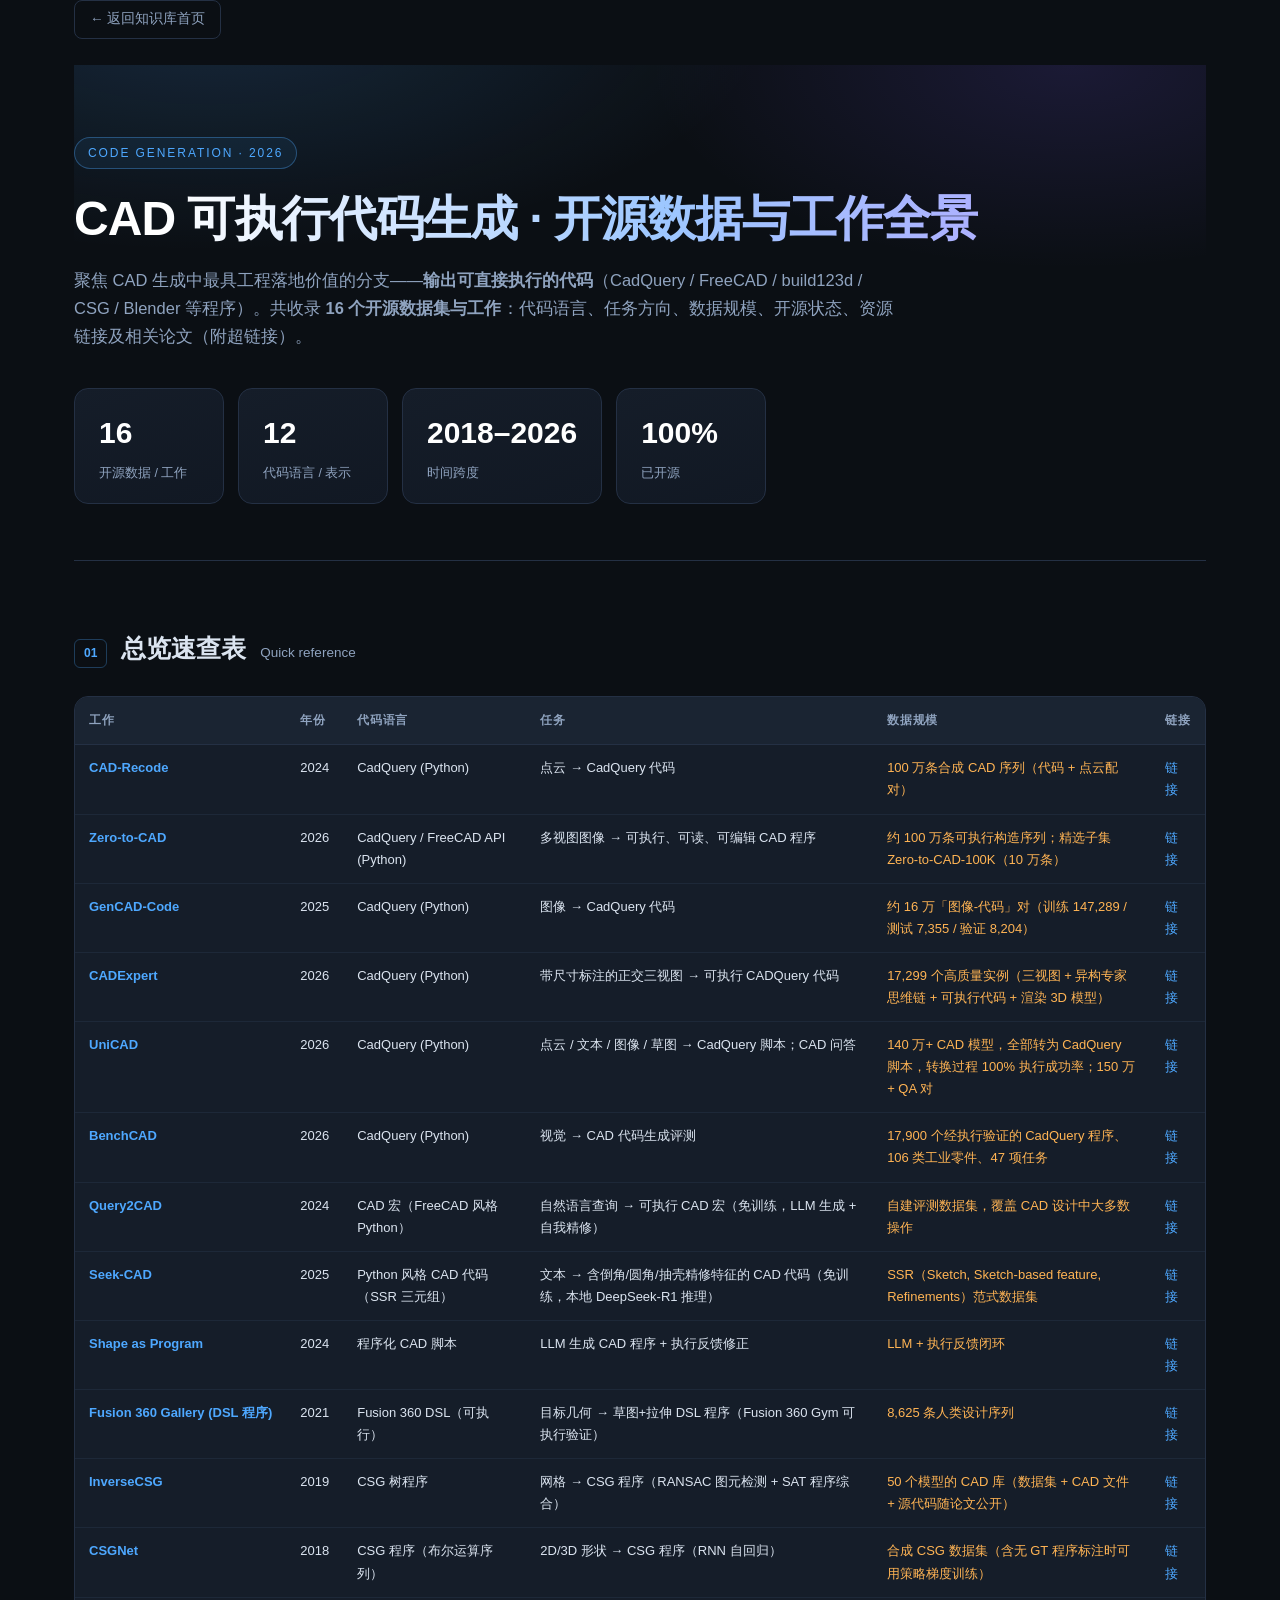
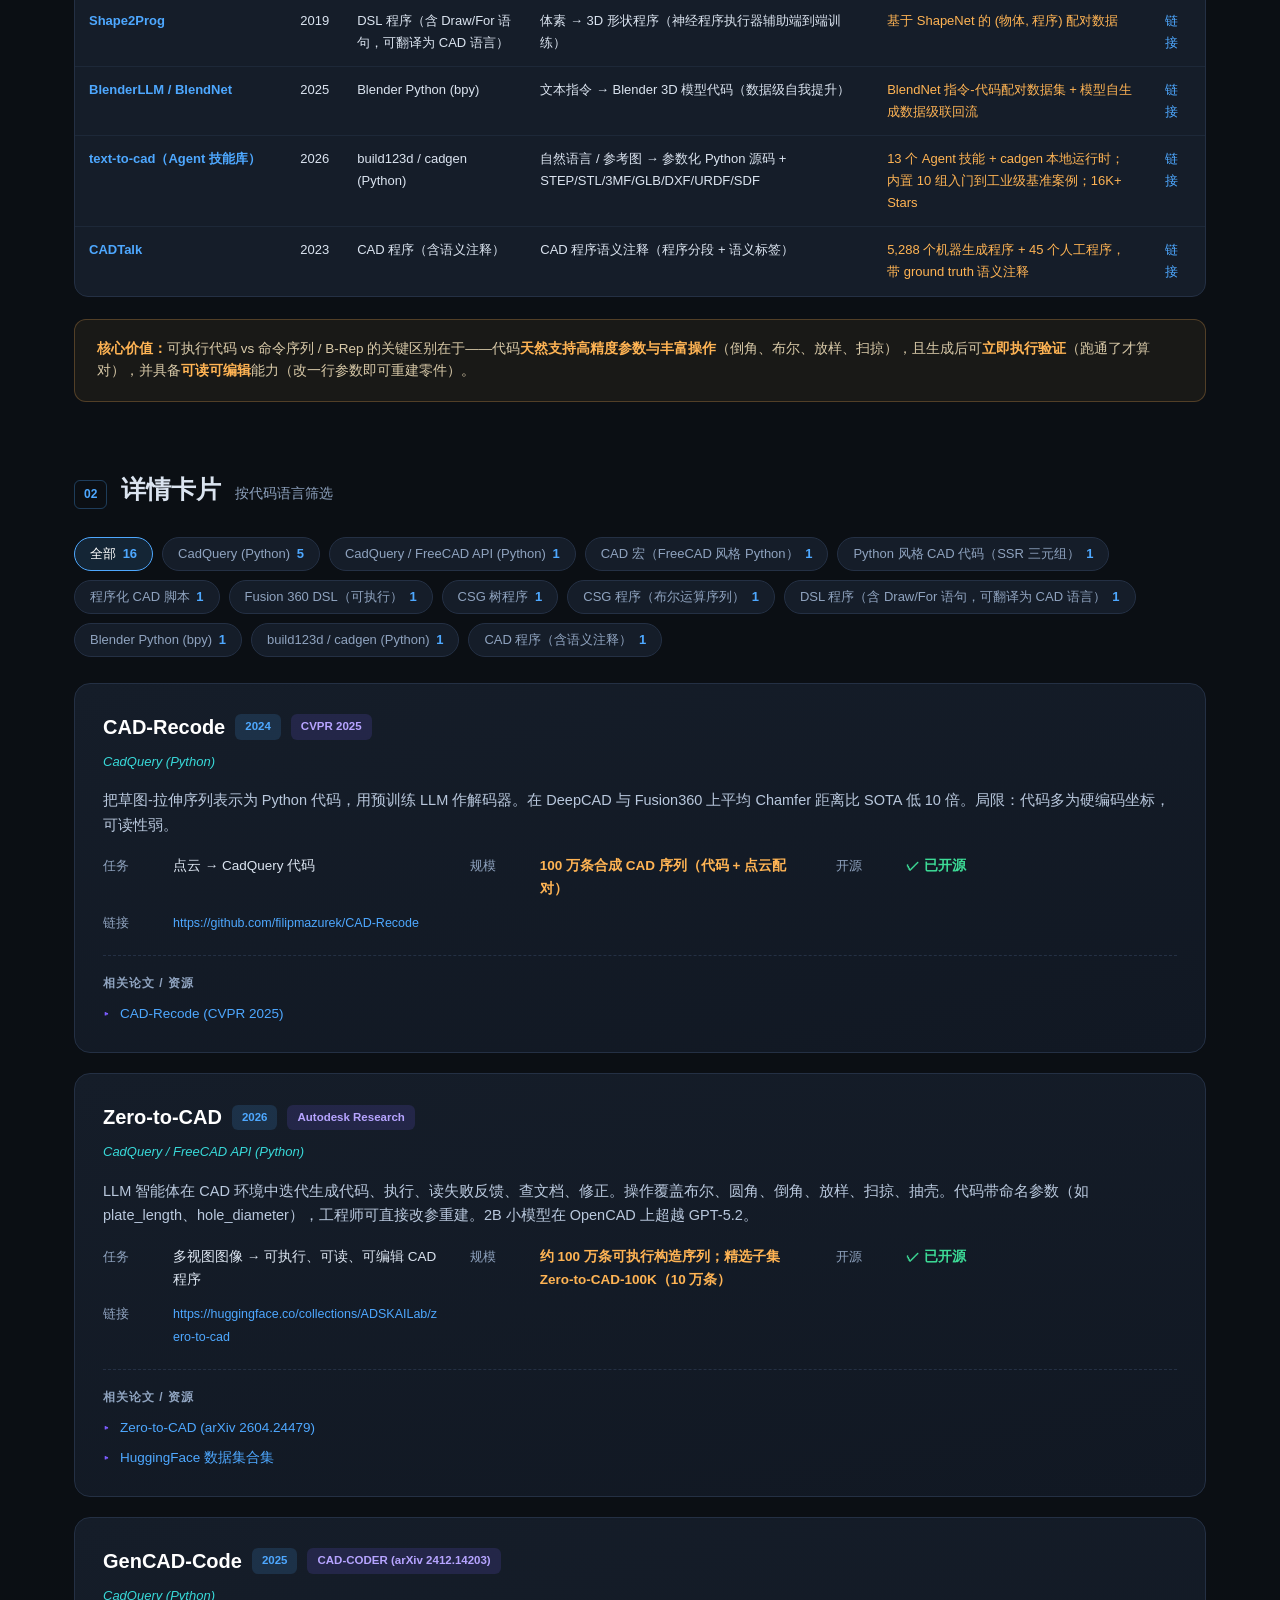
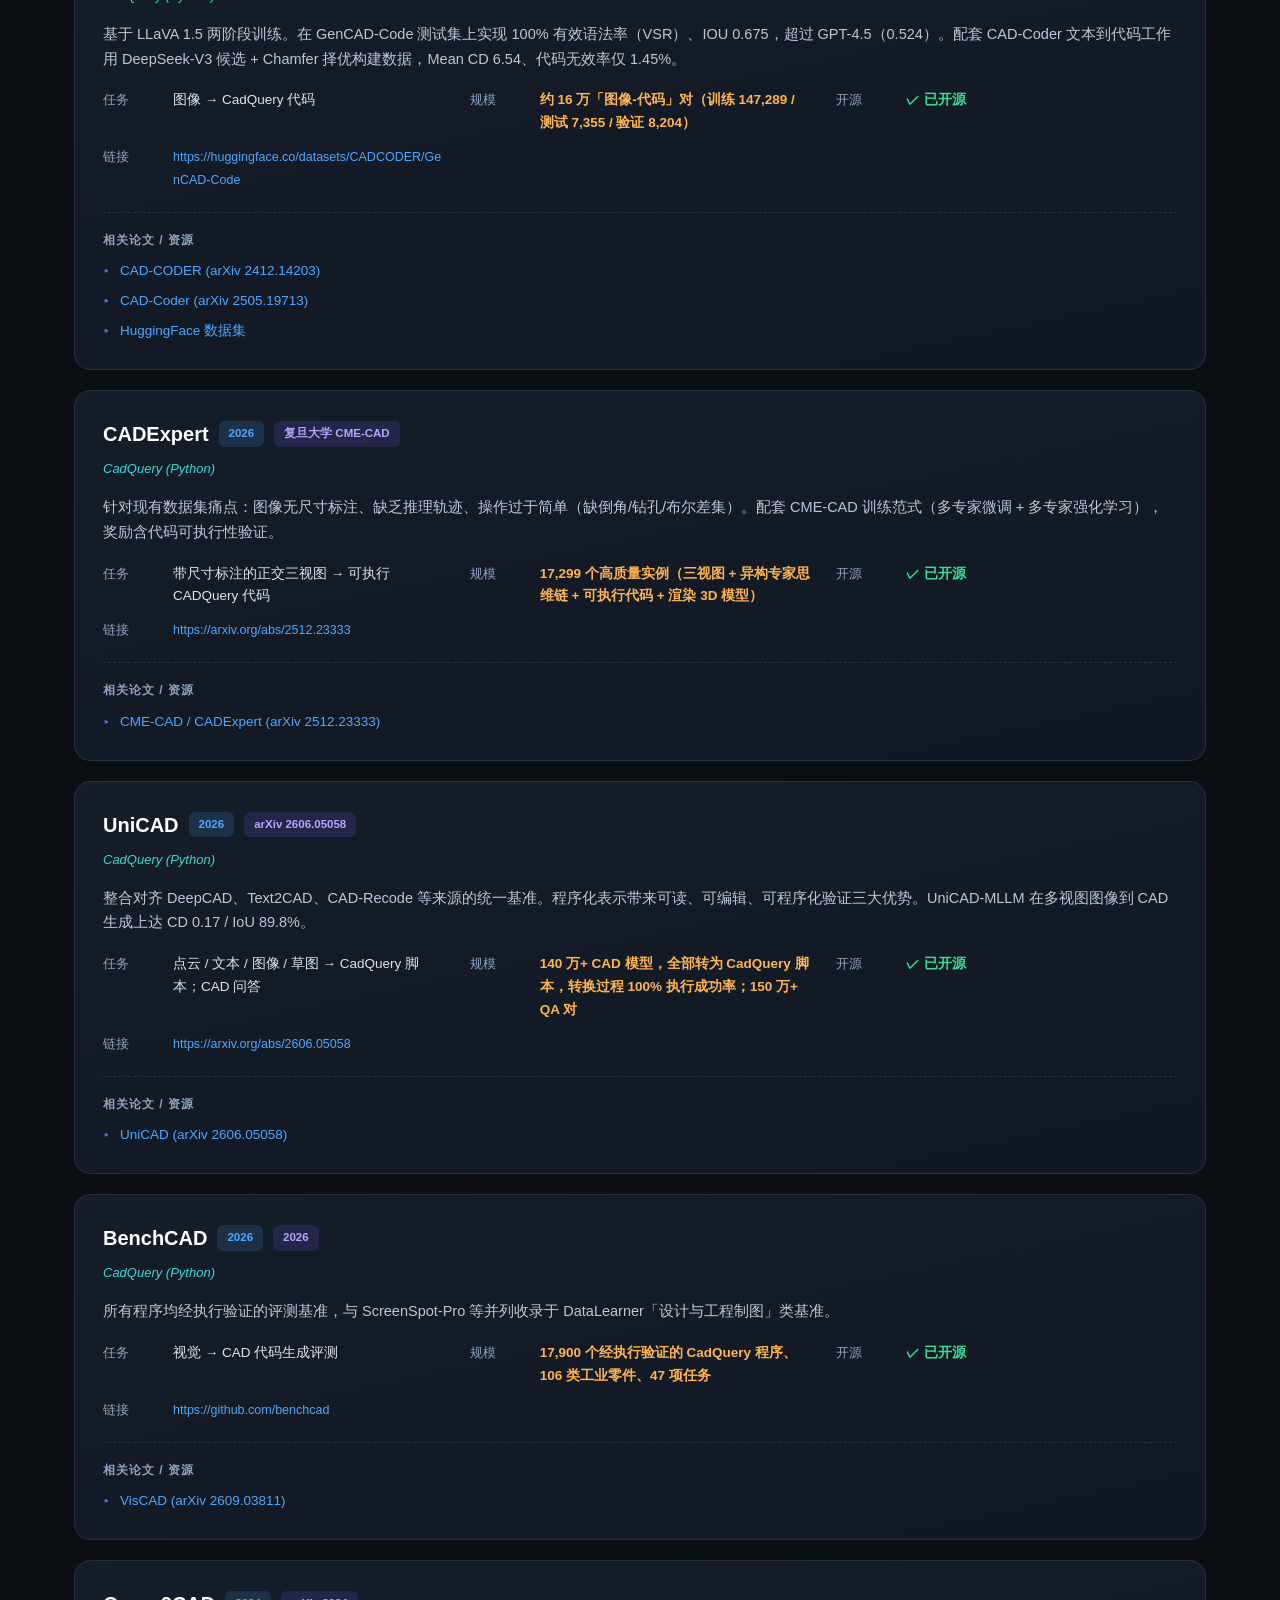
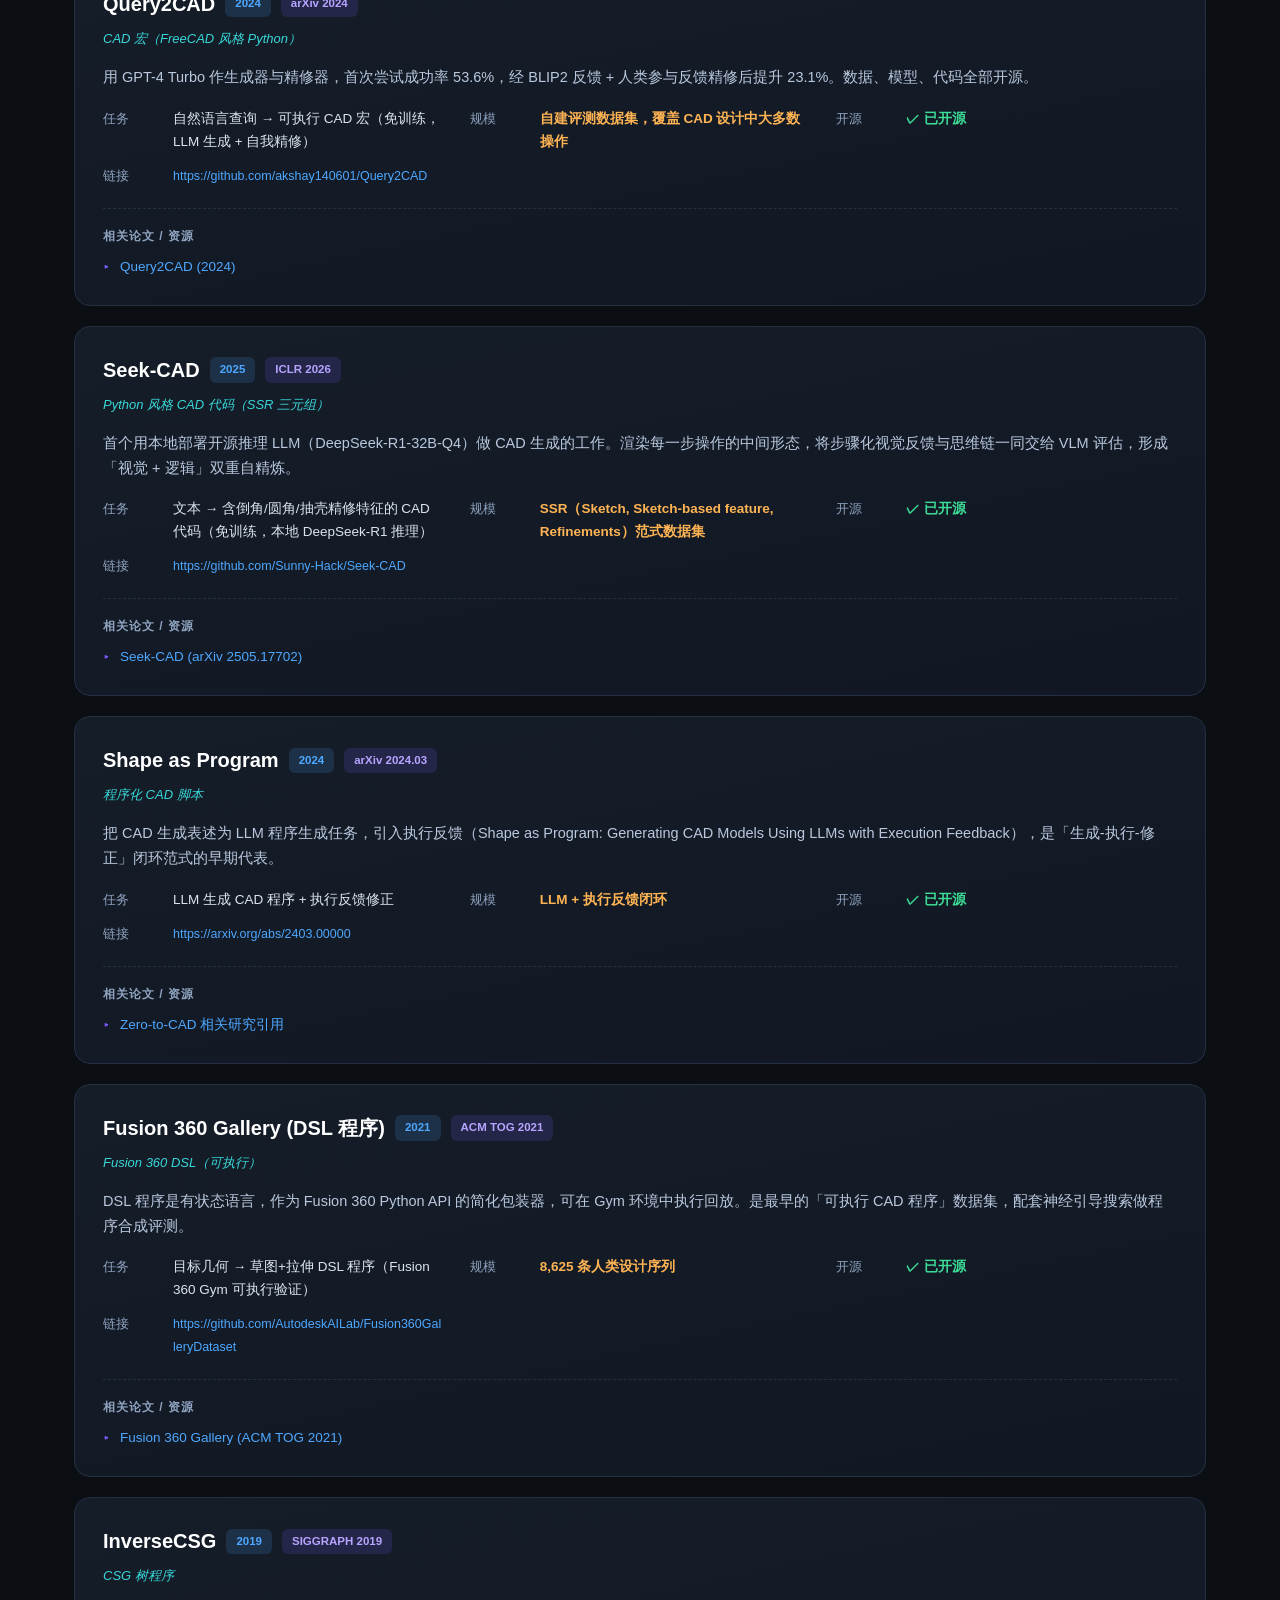
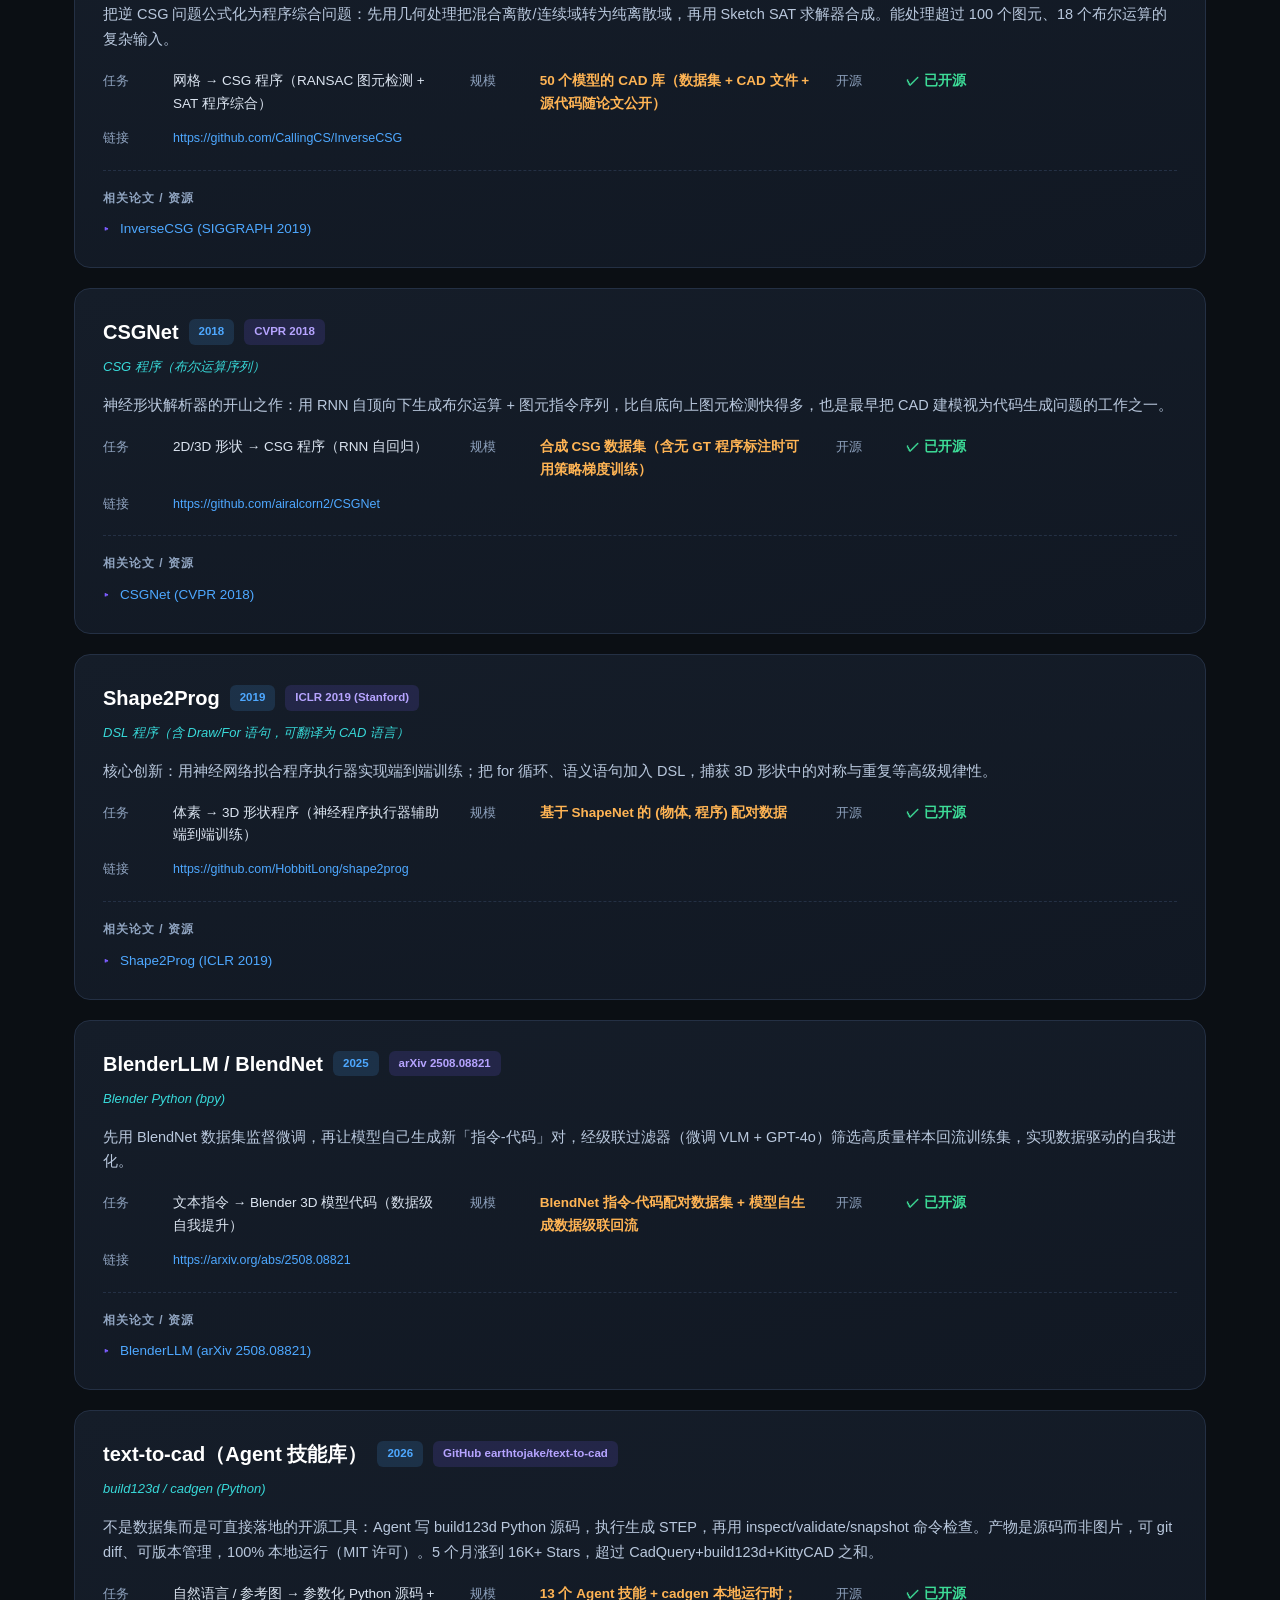
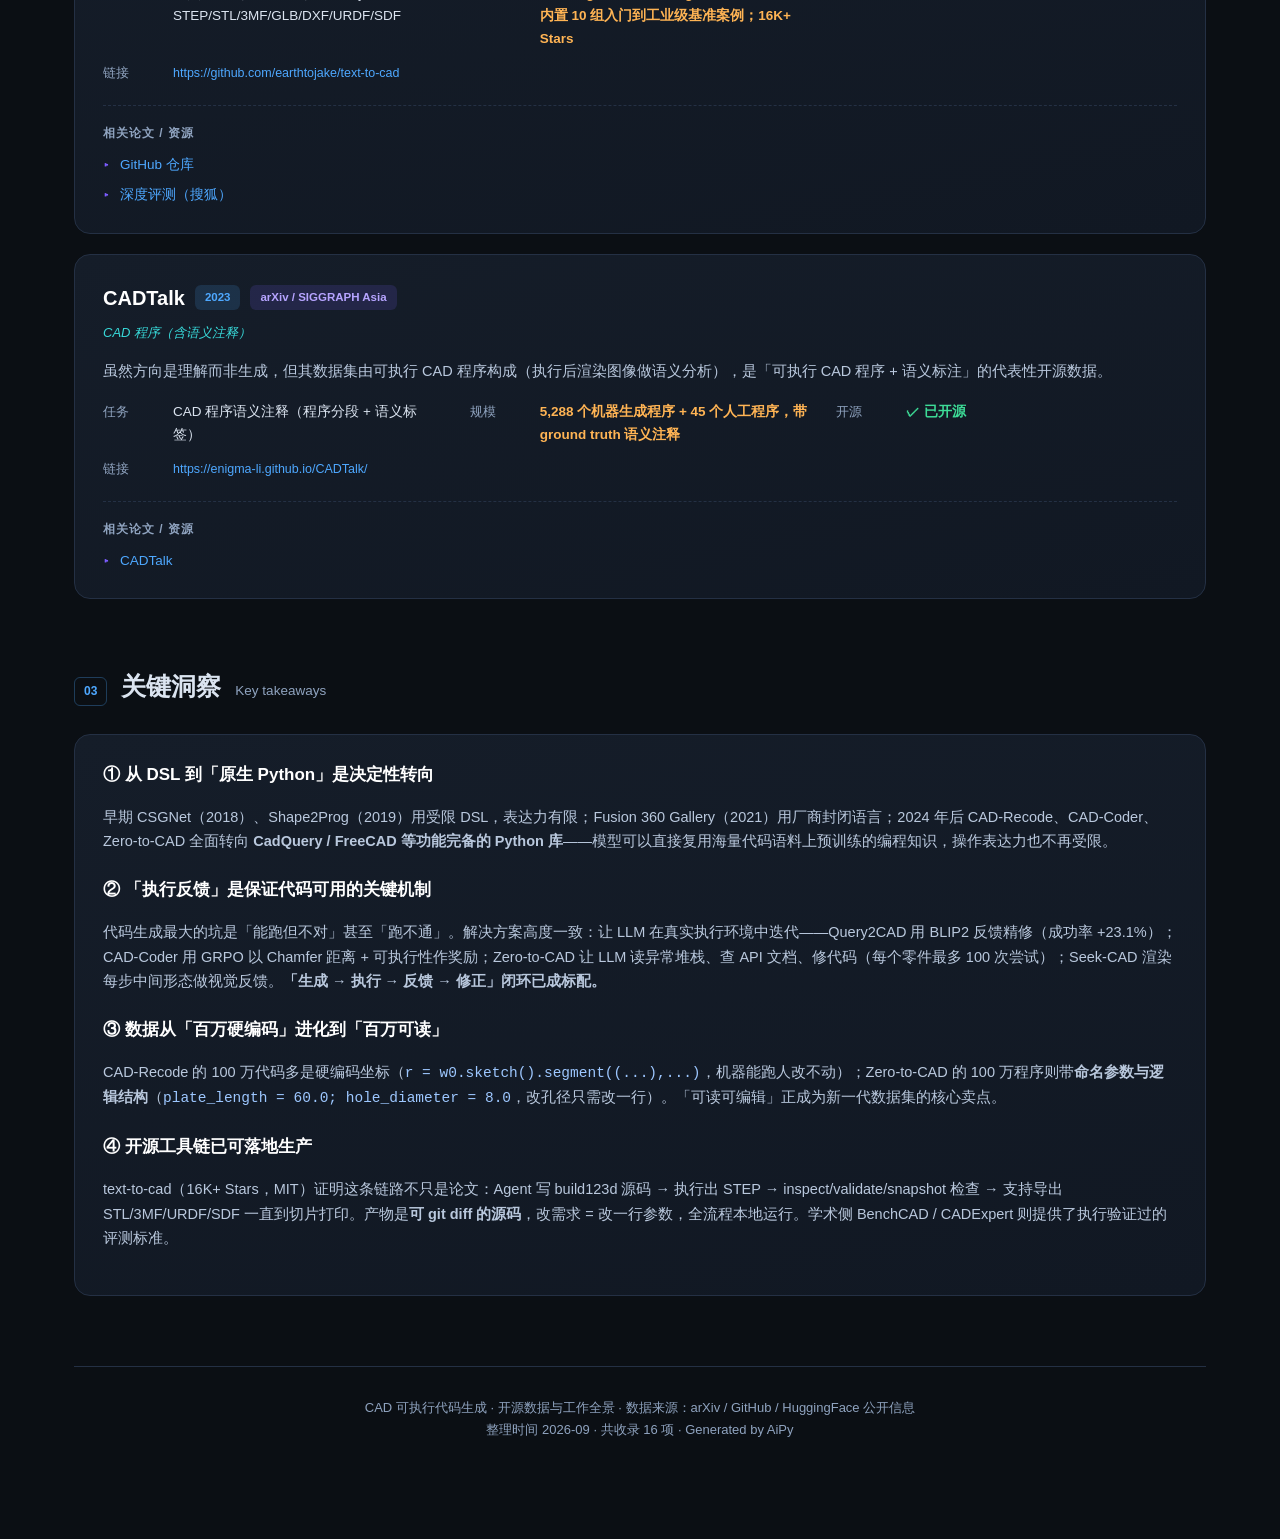
<file: notes/CAD生成/CAD_可执行代码生成_开源工作调研.html>
<!DOCTYPE html>
<html lang="zh-CN"><head><meta charset="UTF-8"><meta name="viewport" content="width=device-width, initial-scale=1.0">
<title>CAD 可执行代码生成 · 开源数据与工作全景 · 2026</title>
<style>
:root{--bg:#0b0f14;--bg2:#111823;--card:#151d29;--card2:#1a2432;--line:#243044;--txt:#dbe4f0;--txt2:#8fa3bf;--acc:#4ea8ff;--acc2:#7c5cff;--grn:#3ddc97;--amb:#ffb454;--cyan:#38d9d9}
*{box-sizing:border-box;margin:0;padding:0}
body{background:var(--bg);color:var(--txt);line-height:1.7;font-family:-apple-system,"Segoe UI","PingFang SC","Microsoft YaHei",sans-serif;-webkit-font-smoothing:antialiased}
a{color:var(--acc);text-decoration:none}a:hover{color:#8cc6ff;text-decoration:underline}
.wrap{max-width:1180px;margin:0 auto;padding:0 24px 100px}
.hero{padding:72px 0 56px;border-bottom:1px solid var(--line);background:radial-gradient(900px 380px at 12% -10%,rgba(78,168,255,.16),transparent 62%),radial-gradient(700px 340px at 88% 0%,rgba(124,92,255,.14),transparent 60%)}
.ht{display:inline-block;font-size:12px;letter-spacing:.16em;text-transform:uppercase;color:var(--acc);border:1px solid rgba(78,168,255,.35);padding:5px 13px;border-radius:999px;margin-bottom:22px;background:rgba(78,168,255,.07)}
h1{font-size:clamp(30px,4.6vw,48px);font-weight:800;letter-spacing:-.02em;line-height:1.18;margin-bottom:18px;background:linear-gradient(100deg,#fff 8%,#9dc7ff 52%,#b6a4ff 96%);-webkit-background-clip:text;background-clip:text;-webkit-text-fill-color:transparent}
.lead{font-size:16.5px;color:var(--txt2);max-width:820px}
.stats{display:flex;flex-wrap:wrap;gap:14px;margin-top:38px}
.stat{background:linear-gradient(160deg,var(--card),var(--bg2));border:1px solid var(--line);border-radius:14px;padding:18px 24px;min-width:150px}
.stat b{display:block;font-size:30px;font-weight:800;color:#fff}.stat span{font-size:12.5px;color:var(--txt2)}
section{padding-top:66px}.sh{display:flex;align-items:baseline;gap:14px;margin-bottom:26px;flex-wrap:wrap}
.sn{font-size:12px;font-weight:700;color:var(--acc);border:1px solid rgba(78,168,255,.3);border-radius:6px;padding:3px 9px}.sh h2{font-size:25px;font-weight:750}.sh .ss{font-size:13.5px;color:var(--txt2)}
.ts2{overflow-x:auto;border:1px solid var(--line);border-radius:14px;background:var(--card)}
table{width:100%;border-collapse:collapse;font-size:13px;min-width:1000px}
th{text-align:left;padding:14px;font-size:11.5px;letter-spacing:.06em;text-transform:uppercase;color:var(--txt2);background:var(--card2);border-bottom:1px solid var(--line);white-space:nowrap}
td{padding:12px 14px;border-bottom:1px solid rgba(36,48,68,.6);vertical-align:top}
tr:last-child td{border-bottom:none}tr:hover{background:rgba(78,168,255,.045)}
.tn{font-weight:650;white-space:nowrap}.ts{color:var(--amb)}
.f{display:flex;flex-wrap:wrap;gap:9px;margin-bottom:26px}
.fb{background:var(--card);color:var(--txt2);border:1px solid var(--line);border-radius:999px;padding:7px 15px;font-size:13px;cursor:pointer;font-family:inherit;transition:all .18s}
.fb em{font-style:normal;color:var(--acc);font-weight:700;margin-left:3px}
.fb:hover{border-color:rgba(78,168,255,.5);color:var(--txt)}
.fb.on{background:rgba(78,168,255,.14);border-color:var(--acc);color:#fff}
.grid{display:grid;gap:20px}
.card{background:linear-gradient(168deg,var(--card),var(--bg2));border:1px solid var(--line);border-radius:16px;padding:26px 28px;transition:border-color .2s,transform .2s}
.card:hover{border-color:rgba(78,168,255,.42);transform:translateY(-2px)}
.card.hid{display:none}
.tr{display:flex;align-items:center;gap:10px;flex-wrap:wrap}.tr h3{font-size:20px;font-weight:750;color:#fff}
.badge{font-size:11.5px;padding:3px 10px;border-radius:6px;font-weight:650}.b-year{background:rgba(78,168,255,.15);color:var(--acc)}.b-venue{background:rgba(124,92,255,.15);color:#b6a4ff}
.full{font-size:13px;color:var(--cyan);margin-top:7px;font-style:italic}
.desc{font-size:14.5px;color:#b9c8dd;margin:15px 0 18px}
.meta{display:grid;grid-template-columns:repeat(auto-fit,minmax(300px,1fr));gap:11px 26px}
.meta>div{display:flex;gap:10px;font-size:13.5px}
.meta dt{color:var(--txt2);min-width:60px;flex-shrink:0;font-size:13px}.meta dd{color:var(--txt);flex:1;word-break:break-word}
.meta dd.hl{color:var(--amb);font-weight:650}.tag-open{color:var(--grn);font-weight:650}
.ext{font-size:12.5px;word-break:break-all}
.papers{margin-top:20px;padding-top:17px;border-top:1px dashed var(--line)}
.papers h4{font-size:12px;letter-spacing:.08em;text-transform:uppercase;color:var(--txt2);margin-bottom:10px}
.papers ul{list-style:none;display:flex;flex-direction:column;gap:7px}
.papers li{font-size:13.5px;padding-left:17px;position:relative}
.papers li::before{content:'▸';position:absolute;left:0;color:var(--acc2)}
.note{background:rgba(255,180,84,.06);border:1px solid rgba(255,180,84,.25);border-radius:12px;padding:18px 22px;font-size:13.5px;color:#d8c9a8;margin-top:22px}.note b{color:var(--amb)}
footer{margin-top:70px;padding-top:30px;border-top:1px solid var(--line);font-size:13px;color:var(--txt2);text-align:center}
.bh{display:inline-block;margin-bottom:26px;font-size:13.5px;color:var(--txt2);border:1px solid var(--line);border-radius:8px;padding:7px 15px}
.bh:hover{border-color:var(--acc);color:var(--acc);text-decoration:none}
@media(max-width:640px){.hero{padding:48px 0 40px}.card{padding:20px}.meta{grid-template-columns:1fr}}
</style></head><body><div class="wrap">
<a class="bh" href="../../index.html">← 返回知识库首页</a>
<header class="hero"><span class="ht">Code Generation · 2026</span>
<h1>CAD 可执行代码生成 · 开源数据与工作全景</h1>
<p class="lead">聚焦 CAD 生成中最具工程落地价值的分支——<b>输出可直接执行的代码</b>（CadQuery / FreeCAD / build123d / CSG / Blender 等程序）。共收录 <b>16 个开源数据集与工作</b>：代码语言、任务方向、数据规模、开源状态、资源链接及相关论文（附超链接）。</p>
<div class="stats"><div class="stat"><b>16</b><span>开源数据 / 工作</span></div><div class="stat"><b>12</b><span>代码语言 / 表示</span></div><div class="stat"><b>2018–2026</b><span>时间跨度</span></div><div class="stat"><b>100%</b><span>已开源</span></div></div>
</header>
<section><div class="sh"><span class="sn">01</span><h2>总览速查表</h2><span class="ss">Quick reference</span></div>
<div class="ts2"><table><thead><tr><th>工作</th><th>年份</th><th>代码语言</th><th>任务</th><th>数据规模</th><th>链接</th></tr></thead><tbody><tr><td class="tn"><a href="#cadrecode">CAD-Recode</a></td><td>2024</td><td>CadQuery (Python)</td><td>点云 → CadQuery 代码</td><td class="ts">100 万条合成 CAD 序列（代码 + 点云配对）</td><td><a href="https://github.com/filipmazurek/CAD-Recode" target="_blank" rel="noopener">链接</a></td></tr><tr><td class="tn"><a href="#zerotocad">Zero-to-CAD</a></td><td>2026</td><td>CadQuery / FreeCAD API (Python)</td><td>多视图图像 → 可执行、可读、可编辑 CAD 程序</td><td class="ts">约 100 万条可执行构造序列；精选子集 Zero-to-CAD-100K（10 万条）</td><td><a href="https://huggingface.co/collections/ADSKAILab/zero-to-cad" target="_blank" rel="noopener">链接</a></td></tr><tr><td class="tn"><a href="#gencadcode">GenCAD-Code</a></td><td>2025</td><td>CadQuery (Python)</td><td>图像 → CadQuery 代码</td><td class="ts">约 16 万「图像-代码」对（训练 147,289 / 测试 7,355 / 验证 8,204）</td><td><a href="https://huggingface.co/datasets/CADCODER/GenCAD-Code" target="_blank" rel="noopener">链接</a></td></tr><tr><td class="tn"><a href="#cadexpert">CADExpert</a></td><td>2026</td><td>CadQuery (Python)</td><td>带尺寸标注的正交三视图 → 可执行 CADQuery 代码</td><td class="ts">17,299 个高质量实例（三视图 + 异构专家思维链 + 可执行代码 + 渲染 3D 模型）</td><td><a href="https://arxiv.org/abs/2512.23333" target="_blank" rel="noopener">链接</a></td></tr><tr><td class="tn"><a href="#unicad">UniCAD</a></td><td>2026</td><td>CadQuery (Python)</td><td>点云 / 文本 / 图像 / 草图 → CadQuery 脚本；CAD 问答</td><td class="ts">140 万+ CAD 模型，全部转为 CadQuery 脚本，转换过程 100% 执行成功率；150 万+ QA 对</td><td><a href="https://arxiv.org/abs/2606.05058" target="_blank" rel="noopener">链接</a></td></tr><tr><td class="tn"><a href="#benchcad">BenchCAD</a></td><td>2026</td><td>CadQuery (Python)</td><td>视觉 → CAD 代码生成评测</td><td class="ts">17,900 个经执行验证的 CadQuery 程序、106 类工业零件、47 项任务</td><td><a href="https://github.com/benchcad" target="_blank" rel="noopener">链接</a></td></tr><tr><td class="tn"><a href="#query2cad">Query2CAD</a></td><td>2024</td><td>CAD 宏（FreeCAD 风格 Python）</td><td>自然语言查询 → 可执行 CAD 宏（免训练，LLM 生成 + 自我精修）</td><td class="ts">自建评测数据集，覆盖 CAD 设计中大多数操作</td><td><a href="https://github.com/akshay140601/Query2CAD" target="_blank" rel="noopener">链接</a></td></tr><tr><td class="tn"><a href="#seekcad">Seek-CAD</a></td><td>2025</td><td>Python 风格 CAD 代码（SSR 三元组）</td><td>文本 → 含倒角/圆角/抽壳精修特征的 CAD 代码（免训练，本地 DeepSeek-R1 推理）</td><td class="ts">SSR（Sketch, Sketch-based feature, Refinements）范式数据集</td><td><a href="https://github.com/Sunny-Hack/Seek-CAD" target="_blank" rel="noopener">链接</a></td></tr><tr><td class="tn"><a href="#shapeasprogram">Shape as Program</a></td><td>2024</td><td>程序化 CAD 脚本</td><td>LLM 生成 CAD 程序 + 执行反馈修正</td><td class="ts">LLM + 执行反馈闭环</td><td><a href="https://arxiv.org/abs/2403.00000" target="_blank" rel="noopener">链接</a></td></tr><tr><td class="tn"><a href="#fusion360dsl">Fusion 360 Gallery (DSL 程序)</a></td><td>2021</td><td>Fusion 360 DSL（可执行）</td><td>目标几何 → 草图+拉伸 DSL 程序（Fusion 360 Gym 可执行验证）</td><td class="ts">8,625 条人类设计序列</td><td><a href="https://github.com/AutodeskAILab/Fusion360GalleryDataset" target="_blank" rel="noopener">链接</a></td></tr><tr><td class="tn"><a href="#inversecsg">InverseCSG</a></td><td>2019</td><td>CSG 树程序</td><td>网格 → CSG 程序（RANSAC 图元检测 + SAT 程序综合）</td><td class="ts">50 个模型的 CAD 库（数据集 + CAD 文件 + 源代码随论文公开）</td><td><a href="https://github.com/CallingCS/InverseCSG" target="_blank" rel="noopener">链接</a></td></tr><tr><td class="tn"><a href="#csgnet">CSGNet</a></td><td>2018</td><td>CSG 程序（布尔运算序列）</td><td>2D/3D 形状 → CSG 程序（RNN 自回归）</td><td class="ts">合成 CSG 数据集（含无 GT 程序标注时可用策略梯度训练）</td><td><a href="https://github.com/airalcorn2/CSGNet" target="_blank" rel="noopener">链接</a></td></tr><tr><td class="tn"><a href="#shape2prog">Shape2Prog</a></td><td>2019</td><td>DSL 程序（含 Draw/For 语句，可翻译为 CAD 语言）</td><td>体素 → 3D 形状程序（神经程序执行器辅助端到端训练）</td><td class="ts">基于 ShapeNet 的 (物体, 程序) 配对数据</td><td><a href="https://github.com/HobbitLong/shape2prog" target="_blank" rel="noopener">链接</a></td></tr><tr><td class="tn"><a href="#blenderllm">BlenderLLM / BlendNet</a></td><td>2025</td><td>Blender Python (bpy)</td><td>文本指令 → Blender 3D 模型代码（数据级自我提升）</td><td class="ts">BlendNet 指令-代码配对数据集 + 模型自生成数据级联回流</td><td><a href="https://arxiv.org/abs/2508.08821" target="_blank" rel="noopener">链接</a></td></tr><tr><td class="tn"><a href="#texttocad-skill">text-to-cad（Agent 技能库）</a></td><td>2026</td><td>build123d / cadgen (Python)</td><td>自然语言 / 参考图 → 参数化 Python 源码 + STEP/STL/3MF/GLB/DXF/URDF/SDF</td><td class="ts">13 个 Agent 技能 + cadgen 本地运行时；内置 10 组入门到工业级基准案例；16K+ Stars</td><td><a href="https://github.com/earthtojake/text-to-cad" target="_blank" rel="noopener">链接</a></td></tr><tr><td class="tn"><a href="#cadtalk">CADTalk</a></td><td>2023</td><td>CAD 程序（含语义注释）</td><td>CAD 程序语义注释（程序分段 + 语义标签）</td><td class="ts">5,288 个机器生成程序 + 45 个人工程序，带 ground truth 语义注释</td><td><a href="https://enigma-li.github.io/CADTalk/" target="_blank" rel="noopener">链接</a></td></tr></tbody></table></div>
<div class="note"><b>核心价值：</b>可执行代码 vs 命令序列 / B-Rep 的关键区别在于——代码<b>天然支持高精度参数与丰富操作</b>（倒角、布尔、放样、扫掠），且生成后可<b>立即执行验证</b>（跑通了才算对），并具备<b>可读可编辑</b>能力（改一行参数即可重建零件）。</div>
</section>
<section><div class="sh"><span class="sn">02</span><h2>详情卡片</h2><span class="ss">按代码语言筛选</span></div>
<div class="f"><button class="fb on" data-v="all">全部 <em>16</em></button><button class="fb" data-v="CadQuery (Python)">CadQuery (Python) <em>5</em></button><button class="fb" data-v="CadQuery / FreeCAD API (Python)">CadQuery / FreeCAD API (Python) <em>1</em></button><button class="fb" data-v="CAD 宏（FreeCAD 风格 Python）">CAD 宏（FreeCAD 风格 Python） <em>1</em></button><button class="fb" data-v="Python 风格 CAD 代码（SSR 三元组）">Python 风格 CAD 代码（SSR 三元组） <em>1</em></button><button class="fb" data-v="程序化 CAD 脚本">程序化 CAD 脚本 <em>1</em></button><button class="fb" data-v="Fusion 360 DSL（可执行）">Fusion 360 DSL（可执行） <em>1</em></button><button class="fb" data-v="CSG 树程序">CSG 树程序 <em>1</em></button><button class="fb" data-v="CSG 程序（布尔运算序列）">CSG 程序（布尔运算序列） <em>1</em></button><button class="fb" data-v="DSL 程序（含 Draw/For 语句，可翻译为 CAD 语言）">DSL 程序（含 Draw/For 语句，可翻译为 CAD 语言） <em>1</em></button><button class="fb" data-v="Blender Python (bpy)">Blender Python (bpy) <em>1</em></button><button class="fb" data-v="build123d / cadgen (Python)">build123d / cadgen (Python) <em>1</em></button><button class="fb" data-v="CAD 程序（含语义注释）">CAD 程序（含语义注释） <em>1</em></button></div>
<div class="grid">
    <article class="card" data-lang="CadQuery (Python)">
      <header>
        <div class="tr"><h3>CAD-Recode</h3><span class="badge b-year">2024</span><span class="badge b-venue">CVPR 2025</span></div>
        <p class="full">CadQuery (Python)</p>
      </header>
      <p class="desc">把草图-拉伸序列表示为 Python 代码，用预训练 LLM 作解码器。在 DeepCAD 与 Fusion360 上平均 Chamfer 距离比 SOTA 低 10 倍。局限：代码多为硬编码坐标，可读性弱。</p>
      <dl class="meta">
        <div><dt>任务</dt><dd>点云 → CadQuery 代码</dd></div>
        <div><dt>规模</dt><dd class="hl">100 万条合成 CAD 序列（代码 + 点云配对）</dd></div>
        <div><dt>开源</dt><dd><span class="tag-open">✓ 已开源</span></dd></div>
        <div><dt>链接</dt><dd><a href="https://github.com/filipmazurek/CAD-Recode" target="_blank" rel="noopener" class="ext">https://github.com/filipmazurek/CAD-Recode</a></dd></div>
      </dl>
      <div class="papers"><h4>相关论文 / 资源</h4><ul><li><a href="https://arxiv.org/abs/2412.14023" target="_blank" rel="noopener">CAD-Recode (CVPR 2025)</a></li></ul></div>
    </article>
    <article class="card" data-lang="CadQuery / FreeCAD API (Python)">
      <header>
        <div class="tr"><h3>Zero-to-CAD</h3><span class="badge b-year">2026</span><span class="badge b-venue">Autodesk Research</span></div>
        <p class="full">CadQuery / FreeCAD API (Python)</p>
      </header>
      <p class="desc">LLM 智能体在 CAD 环境中迭代生成代码、执行、读失败反馈、查文档、修正。操作覆盖布尔、圆角、倒角、放样、扫掠、抽壳。代码带命名参数（如 plate_length、hole_diameter），工程师可直接改参重建。2B 小模型在 OpenCAD 上超越 GPT-5.2。</p>
      <dl class="meta">
        <div><dt>任务</dt><dd>多视图图像 → 可执行、可读、可编辑 CAD 程序</dd></div>
        <div><dt>规模</dt><dd class="hl">约 100 万条可执行构造序列；精选子集 Zero-to-CAD-100K（10 万条）</dd></div>
        <div><dt>开源</dt><dd><span class="tag-open">✓ 已开源</span></dd></div>
        <div><dt>链接</dt><dd><a href="https://huggingface.co/collections/ADSKAILab/zero-to-cad" target="_blank" rel="noopener" class="ext">https://huggingface.co/collections/ADSKAILab/zero-to-cad</a></dd></div>
      </dl>
      <div class="papers"><h4>相关论文 / 资源</h4><ul><li><a href="https://arxiv.org/abs/2604.24479" target="_blank" rel="noopener">Zero-to-CAD (arXiv 2604.24479)</a></li><li><a href="https://huggingface.co/collections/ADSKAILab/zero-to-cad" target="_blank" rel="noopener">HuggingFace 数据集合集</a></li></ul></div>
    </article>
    <article class="card" data-lang="CadQuery (Python)">
      <header>
        <div class="tr"><h3>GenCAD-Code</h3><span class="badge b-year">2025</span><span class="badge b-venue">CAD-CODER (arXiv 2412.14203)</span></div>
        <p class="full">CadQuery (Python)</p>
      </header>
      <p class="desc">基于 LLaVA 1.5 两阶段训练。在 GenCAD-Code 测试集上实现 100% 有效语法率（VSR）、IOU 0.675，超过 GPT-4.5（0.524）。配套 CAD-Coder 文本到代码工作用 DeepSeek-V3 候选 + Chamfer 择优构建数据，Mean CD 6.54、代码无效率仅 1.45%。</p>
      <dl class="meta">
        <div><dt>任务</dt><dd>图像 → CadQuery 代码</dd></div>
        <div><dt>规模</dt><dd class="hl">约 16 万「图像-代码」对（训练 147,289 / 测试 7,355 / 验证 8,204）</dd></div>
        <div><dt>开源</dt><dd><span class="tag-open">✓ 已开源</span></dd></div>
        <div><dt>链接</dt><dd><a href="https://huggingface.co/datasets/CADCODER/GenCAD-Code" target="_blank" rel="noopener" class="ext">https://huggingface.co/datasets/CADCODER/GenCAD-Code</a></dd></div>
      </dl>
      <div class="papers"><h4>相关论文 / 资源</h4><ul><li><a href="https://arxiv.org/abs/2412.14203" target="_blank" rel="noopener">CAD-CODER (arXiv 2412.14203)</a></li><li><a href="https://arxiv.org/abs/2505.19713" target="_blank" rel="noopener">CAD-Coder (arXiv 2505.19713)</a></li><li><a href="https://huggingface.co/datasets/CADCODER/GenCAD-Code" target="_blank" rel="noopener">HuggingFace 数据集</a></li></ul></div>
    </article>
    <article class="card" data-lang="CadQuery (Python)">
      <header>
        <div class="tr"><h3>CADExpert</h3><span class="badge b-year">2026</span><span class="badge b-venue">复旦大学 CME-CAD</span></div>
        <p class="full">CadQuery (Python)</p>
      </header>
      <p class="desc">针对现有数据集痛点：图像无尺寸标注、缺乏推理轨迹、操作过于简单（缺倒角/钻孔/布尔差集）。配套 CME-CAD 训练范式（多专家微调 + 多专家强化学习），奖励含代码可执行性验证。</p>
      <dl class="meta">
        <div><dt>任务</dt><dd>带尺寸标注的正交三视图 → 可执行 CADQuery 代码</dd></div>
        <div><dt>规模</dt><dd class="hl">17,299 个高质量实例（三视图 + 异构专家思维链 + 可执行代码 + 渲染 3D 模型）</dd></div>
        <div><dt>开源</dt><dd><span class="tag-open">✓ 已开源</span></dd></div>
        <div><dt>链接</dt><dd><a href="https://arxiv.org/abs/2512.23333" target="_blank" rel="noopener" class="ext">https://arxiv.org/abs/2512.23333</a></dd></div>
      </dl>
      <div class="papers"><h4>相关论文 / 资源</h4><ul><li><a href="https://arxiv.org/abs/2512.23333" target="_blank" rel="noopener">CME-CAD / CADExpert (arXiv 2512.23333)</a></li></ul></div>
    </article>
    <article class="card" data-lang="CadQuery (Python)">
      <header>
        <div class="tr"><h3>UniCAD</h3><span class="badge b-year">2026</span><span class="badge b-venue">arXiv 2606.05058</span></div>
        <p class="full">CadQuery (Python)</p>
      </header>
      <p class="desc">整合对齐 DeepCAD、Text2CAD、CAD-Recode 等来源的统一基准。程序化表示带来可读、可编辑、可程序化验证三大优势。UniCAD-MLLM 在多视图图像到 CAD 生成上达 CD 0.17 / IoU 89.8%。</p>
      <dl class="meta">
        <div><dt>任务</dt><dd>点云 / 文本 / 图像 / 草图 → CadQuery 脚本；CAD 问答</dd></div>
        <div><dt>规模</dt><dd class="hl">140 万+ CAD 模型，全部转为 CadQuery 脚本，转换过程 100% 执行成功率；150 万+ QA 对</dd></div>
        <div><dt>开源</dt><dd><span class="tag-open">✓ 已开源</span></dd></div>
        <div><dt>链接</dt><dd><a href="https://arxiv.org/abs/2606.05058" target="_blank" rel="noopener" class="ext">https://arxiv.org/abs/2606.05058</a></dd></div>
      </dl>
      <div class="papers"><h4>相关论文 / 资源</h4><ul><li><a href="https://arxiv.org/abs/2606.05058" target="_blank" rel="noopener">UniCAD (arXiv 2606.05058)</a></li></ul></div>
    </article>
    <article class="card" data-lang="CadQuery (Python)">
      <header>
        <div class="tr"><h3>BenchCAD</h3><span class="badge b-year">2026</span><span class="badge b-venue">2026</span></div>
        <p class="full">CadQuery (Python)</p>
      </header>
      <p class="desc">所有程序均经执行验证的评测基准，与 ScreenSpot-Pro 等并列收录于 DataLearner「设计与工程制图」类基准。</p>
      <dl class="meta">
        <div><dt>任务</dt><dd>视觉 → CAD 代码生成评测</dd></div>
        <div><dt>规模</dt><dd class="hl">17,900 个经执行验证的 CadQuery 程序、106 类工业零件、47 项任务</dd></div>
        <div><dt>开源</dt><dd><span class="tag-open">✓ 已开源</span></dd></div>
        <div><dt>链接</dt><dd><a href="https://github.com/benchcad" target="_blank" rel="noopener" class="ext">https://github.com/benchcad</a></dd></div>
      </dl>
      <div class="papers"><h4>相关论文 / 资源</h4><ul><li><a href="https://arxiv.org/abs/2609.03811" target="_blank" rel="noopener">VisCAD (arXiv 2609.03811)</a></li></ul></div>
    </article>
    <article class="card" data-lang="CAD 宏（FreeCAD 风格 Python）">
      <header>
        <div class="tr"><h3>Query2CAD</h3><span class="badge b-year">2024</span><span class="badge b-venue">arXiv 2024</span></div>
        <p class="full">CAD 宏（FreeCAD 风格 Python）</p>
      </header>
      <p class="desc">用 GPT-4 Turbo 作生成器与精修器，首次尝试成功率 53.6%，经 BLIP2 反馈 + 人类参与反馈精修后提升 23.1%。数据、模型、代码全部开源。</p>
      <dl class="meta">
        <div><dt>任务</dt><dd>自然语言查询 → 可执行 CAD 宏（免训练，LLM 生成 + 自我精修）</dd></div>
        <div><dt>规模</dt><dd class="hl">自建评测数据集，覆盖 CAD 设计中大多数操作</dd></div>
        <div><dt>开源</dt><dd><span class="tag-open">✓ 已开源</span></dd></div>
        <div><dt>链接</dt><dd><a href="https://github.com/akshay140601/Query2CAD" target="_blank" rel="noopener" class="ext">https://github.com/akshay140601/Query2CAD</a></dd></div>
      </dl>
      <div class="papers"><h4>相关论文 / 资源</h4><ul><li><a href="https://hub.baai.ac.cn/paper/b687cf0e-8761-48c4-9168-af8088978538" target="_blank" rel="noopener">Query2CAD (2024)</a></li></ul></div>
    </article>
    <article class="card" data-lang="Python 风格 CAD 代码（SSR 三元组）">
      <header>
        <div class="tr"><h3>Seek-CAD</h3><span class="badge b-year">2025</span><span class="badge b-venue">ICLR 2026</span></div>
        <p class="full">Python 风格 CAD 代码（SSR 三元组）</p>
      </header>
      <p class="desc">首个用本地部署开源推理 LLM（DeepSeek-R1-32B-Q4）做 CAD 生成的工作。渲染每一步操作的中间形态，将步骤化视觉反馈与思维链一同交给 VLM 评估，形成「视觉 + 逻辑」双重自精炼。</p>
      <dl class="meta">
        <div><dt>任务</dt><dd>文本 → 含倒角/圆角/抽壳精修特征的 CAD 代码（免训练，本地 DeepSeek-R1 推理）</dd></div>
        <div><dt>规模</dt><dd class="hl">SSR（Sketch, Sketch-based feature, Refinements）范式数据集</dd></div>
        <div><dt>开源</dt><dd><span class="tag-open">✓ 已开源</span></dd></div>
        <div><dt>链接</dt><dd><a href="https://github.com/Sunny-Hack/Seek-CAD" target="_blank" rel="noopener" class="ext">https://github.com/Sunny-Hack/Seek-CAD</a></dd></div>
      </dl>
      <div class="papers"><h4>相关论文 / 资源</h4><ul><li><a href="https://arxiv.org/abs/2505.17702" target="_blank" rel="noopener">Seek-CAD (arXiv 2505.17702)</a></li></ul></div>
    </article>
    <article class="card" data-lang="程序化 CAD 脚本">
      <header>
        <div class="tr"><h3>Shape as Program</h3><span class="badge b-year">2024</span><span class="badge b-venue">arXiv 2024.03</span></div>
        <p class="full">程序化 CAD 脚本</p>
      </header>
      <p class="desc">把 CAD 生成表述为 LLM 程序生成任务，引入执行反馈（Shape as Program: Generating CAD Models Using LLMs with Execution Feedback），是「生成-执行-修正」闭环范式的早期代表。</p>
      <dl class="meta">
        <div><dt>任务</dt><dd>LLM 生成 CAD 程序 + 执行反馈修正</dd></div>
        <div><dt>规模</dt><dd class="hl">LLM + 执行反馈闭环</dd></div>
        <div><dt>开源</dt><dd><span class="tag-open">✓ 已开源</span></dd></div>
        <div><dt>链接</dt><dd><a href="https://arxiv.org/abs/2403.00000" target="_blank" rel="noopener" class="ext">https://arxiv.org/abs/2403.00000</a></dd></div>
      </dl>
      <div class="papers"><h4>相关论文 / 资源</h4><ul><li><a href="https://arxiv.org/abs/2604.24479" target="_blank" rel="noopener">Zero-to-CAD 相关研究引用</a></li></ul></div>
    </article>
    <article class="card" data-lang="Fusion 360 DSL（可执行）">
      <header>
        <div class="tr"><h3>Fusion 360 Gallery (DSL 程序)</h3><span class="badge b-year">2021</span><span class="badge b-venue">ACM TOG 2021</span></div>
        <p class="full">Fusion 360 DSL（可执行）</p>
      </header>
      <p class="desc">DSL 程序是有状态语言，作为 Fusion 360 Python API 的简化包装器，可在 Gym 环境中执行回放。是最早的「可执行 CAD 程序」数据集，配套神经引导搜索做程序合成评测。</p>
      <dl class="meta">
        <div><dt>任务</dt><dd>目标几何 → 草图+拉伸 DSL 程序（Fusion 360 Gym 可执行验证）</dd></div>
        <div><dt>规模</dt><dd class="hl">8,625 条人类设计序列</dd></div>
        <div><dt>开源</dt><dd><span class="tag-open">✓ 已开源</span></dd></div>
        <div><dt>链接</dt><dd><a href="https://github.com/AutodeskAILab/Fusion360GalleryDataset" target="_blank" rel="noopener" class="ext">https://github.com/AutodeskAILab/Fusion360GalleryDataset</a></dd></div>
      </dl>
      <div class="papers"><h4>相关论文 / 资源</h4><ul><li><a href="https://arxiv.org/abs/2010.02392" target="_blank" rel="noopener">Fusion 360 Gallery (ACM TOG 2021)</a></li></ul></div>
    </article>
    <article class="card" data-lang="CSG 树程序">
      <header>
        <div class="tr"><h3>InverseCSG</h3><span class="badge b-year">2019</span><span class="badge b-venue">SIGGRAPH 2019</span></div>
        <p class="full">CSG 树程序</p>
      </header>
      <p class="desc">把逆 CSG 问题公式化为程序综合问题：先用几何处理把混合离散/连续域转为纯离散域，再用 Sketch SAT 求解器合成。能处理超过 100 个图元、18 个布尔运算的复杂输入。</p>
      <dl class="meta">
        <div><dt>任务</dt><dd>网格 → CSG 程序（RANSAC 图元检测 + SAT 程序综合）</dd></div>
        <div><dt>规模</dt><dd class="hl">50 个模型的 CAD 库（数据集 + CAD 文件 + 源代码随论文公开）</dd></div>
        <div><dt>开源</dt><dd><span class="tag-open">✓ 已开源</span></dd></div>
        <div><dt>链接</dt><dd><a href="https://github.com/CallingCS/InverseCSG" target="_blank" rel="noopener" class="ext">https://github.com/CallingCS/InverseCSG</a></dd></div>
      </dl>
      <div class="papers"><h4>相关论文 / 资源</h4><ul><li><a href="https://arxiv.org/abs/1907.00406" target="_blank" rel="noopener">InverseCSG (SIGGRAPH 2019)</a></li></ul></div>
    </article>
    <article class="card" data-lang="CSG 程序（布尔运算序列）">
      <header>
        <div class="tr"><h3>CSGNet</h3><span class="badge b-year">2018</span><span class="badge b-venue">CVPR 2018</span></div>
        <p class="full">CSG 程序（布尔运算序列）</p>
      </header>
      <p class="desc">神经形状解析器的开山之作：用 RNN 自顶向下生成布尔运算 + 图元指令序列，比自底向上图元检测快得多，也是最早把 CAD 建模视为代码生成问题的工作之一。</p>
      <dl class="meta">
        <div><dt>任务</dt><dd>2D/3D 形状 → CSG 程序（RNN 自回归）</dd></div>
        <div><dt>规模</dt><dd class="hl">合成 CSG 数据集（含无 GT 程序标注时可用策略梯度训练）</dd></div>
        <div><dt>开源</dt><dd><span class="tag-open">✓ 已开源</span></dd></div>
        <div><dt>链接</dt><dd><a href="https://github.com/airalcorn2/CSGNet" target="_blank" rel="noopener" class="ext">https://github.com/airalcorn2/CSGNet</a></dd></div>
      </dl>
      <div class="papers"><h4>相关论文 / 资源</h4><ul><li><a href="https://arxiv.org/abs/1804.03094" target="_blank" rel="noopener">CSGNet (CVPR 2018)</a></li></ul></div>
    </article>
    <article class="card" data-lang="DSL 程序（含 Draw/For 语句，可翻译为 CAD 语言）">
      <header>
        <div class="tr"><h3>Shape2Prog</h3><span class="badge b-year">2019</span><span class="badge b-venue">ICLR 2019 (Stanford)</span></div>
        <p class="full">DSL 程序（含 Draw/For 语句，可翻译为 CAD 语言）</p>
      </header>
      <p class="desc">核心创新：用神经网络拟合程序执行器实现端到端训练；把 for 循环、语义语句加入 DSL，捕获 3D 形状中的对称与重复等高级规律性。</p>
      <dl class="meta">
        <div><dt>任务</dt><dd>体素 → 3D 形状程序（神经程序执行器辅助端到端训练）</dd></div>
        <div><dt>规模</dt><dd class="hl">基于 ShapeNet 的 (物体, 程序) 配对数据</dd></div>
        <div><dt>开源</dt><dd><span class="tag-open">✓ 已开源</span></dd></div>
        <div><dt>链接</dt><dd><a href="https://github.com/HobbitLong/shape2prog" target="_blank" rel="noopener" class="ext">https://github.com/HobbitLong/shape2prog</a></dd></div>
      </dl>
      <div class="papers"><h4>相关论文 / 资源</h4><ul><li><a href="https://arxiv.org/abs/1901.02875" target="_blank" rel="noopener">Shape2Prog (ICLR 2019)</a></li></ul></div>
    </article>
    <article class="card" data-lang="Blender Python (bpy)">
      <header>
        <div class="tr"><h3>BlenderLLM / BlendNet</h3><span class="badge b-year">2025</span><span class="badge b-venue">arXiv 2508.08821</span></div>
        <p class="full">Blender Python (bpy)</p>
      </header>
      <p class="desc">先用 BlendNet 数据集监督微调，再让模型自己生成新「指令-代码」对，经级联过滤器（微调 VLM + GPT-4o）筛选高质量样本回流训练集，实现数据驱动的自我进化。</p>
      <dl class="meta">
        <div><dt>任务</dt><dd>文本指令 → Blender 3D 模型代码（数据级自我提升）</dd></div>
        <div><dt>规模</dt><dd class="hl">BlendNet 指令-代码配对数据集 + 模型自生成数据级联回流</dd></div>
        <div><dt>开源</dt><dd><span class="tag-open">✓ 已开源</span></dd></div>
        <div><dt>链接</dt><dd><a href="https://arxiv.org/abs/2508.08821" target="_blank" rel="noopener" class="ext">https://arxiv.org/abs/2508.08821</a></dd></div>
      </dl>
      <div class="papers"><h4>相关论文 / 资源</h4><ul><li><a href="https://arxiv.org/abs/2508.08821" target="_blank" rel="noopener">BlenderLLM (arXiv 2508.08821)</a></li></ul></div>
    </article>
    <article class="card" data-lang="build123d / cadgen (Python)">
      <header>
        <div class="tr"><h3>text-to-cad（Agent 技能库）</h3><span class="badge b-year">2026</span><span class="badge b-venue">GitHub earthtojake/text-to-cad</span></div>
        <p class="full">build123d / cadgen (Python)</p>
      </header>
      <p class="desc">不是数据集而是可直接落地的开源工具：Agent 写 build123d Python 源码，执行生成 STEP，再用 inspect/validate/snapshot 命令检查。产物是源码而非图片，可 git diff、可版本管理，100% 本地运行（MIT 许可）。5 个月涨到 16K+ Stars，超过 CadQuery+build123d+KittyCAD 之和。</p>
      <dl class="meta">
        <div><dt>任务</dt><dd>自然语言 / 参考图 → 参数化 Python 源码 + STEP/STL/3MF/GLB/DXF/URDF/SDF</dd></div>
        <div><dt>规模</dt><dd class="hl">13 个 Agent 技能 + cadgen 本地运行时；内置 10 组入门到工业级基准案例；16K+ Stars</dd></div>
        <div><dt>开源</dt><dd><span class="tag-open">✓ 已开源</span></dd></div>
        <div><dt>链接</dt><dd><a href="https://github.com/earthtojake/text-to-cad" target="_blank" rel="noopener" class="ext">https://github.com/earthtojake/text-to-cad</a></dd></div>
      </dl>
      <div class="papers"><h4>相关论文 / 资源</h4><ul><li><a href="https://github.com/earthtojake/text-to-cad" target="_blank" rel="noopener">GitHub 仓库</a></li><li><a href="https://m.sohu.com/a/1081293351_121124362/" target="_blank" rel="noopener">深度评测（搜狐）</a></li></ul></div>
    </article>
    <article class="card" data-lang="CAD 程序（含语义注释）">
      <header>
        <div class="tr"><h3>CADTalk</h3><span class="badge b-year">2023</span><span class="badge b-venue">arXiv / SIGGRAPH Asia</span></div>
        <p class="full">CAD 程序（含语义注释）</p>
      </header>
      <p class="desc">虽然方向是理解而非生成，但其数据集由可执行 CAD 程序构成（执行后渲染图像做语义分析），是「可执行 CAD 程序 + 语义标注」的代表性开源数据。</p>
      <dl class="meta">
        <div><dt>任务</dt><dd>CAD 程序语义注释（程序分段 + 语义标签）</dd></div>
        <div><dt>规模</dt><dd class="hl">5,288 个机器生成程序 + 45 个人工程序，带 ground truth 语义注释</dd></div>
        <div><dt>开源</dt><dd><span class="tag-open">✓ 已开源</span></dd></div>
        <div><dt>链接</dt><dd><a href="https://enigma-li.github.io/CADTalk/" target="_blank" rel="noopener" class="ext">https://enigma-li.github.io/CADTalk/</a></dd></div>
      </dl>
      <div class="papers"><h4>相关论文 / 资源</h4><ul><li><a href="https://enigma-li.github.io/CADTalk/" target="_blank" rel="noopener">CADTalk</a></li></ul></div>
    </article></div>
</section>
<section><div class="sh"><span class="sn">03</span><h2>关键洞察</h2><span class="ss">Key takeaways</span></div>
<div class="card">
<h3 style="font-size:17px;color:#fff;margin-bottom:12px">① 从 DSL 到「原生 Python」是决定性转向</h3>
<p class="desc">早期 CSGNet（2018）、Shape2Prog（2019）用受限 DSL，表达力有限；Fusion 360 Gallery（2021）用厂商封闭语言；2024 年后 CAD-Recode、CAD-Coder、Zero-to-CAD 全面转向 <b>CadQuery / FreeCAD 等功能完备的 Python 库</b>——模型可以直接复用海量代码语料上预训练的编程知识，操作表达力也不再受限。</p>
<h3 style="font-size:17px;color:#fff;margin:22px 0 12px">② 「执行反馈」是保证代码可用的关键机制</h3>
<p class="desc">代码生成最大的坑是「能跑但不对」甚至「跑不通」。解决方案高度一致：让 LLM 在真实执行环境中迭代——Query2CAD 用 BLIP2 反馈精修（成功率 +23.1%）；CAD-Coder 用 GRPO 以 Chamfer 距离 + 可执行性作奖励；Zero-to-CAD 让 LLM 读异常堆栈、查 API 文档、修代码（每个零件最多 100 次尝试）；Seek-CAD 渲染每步中间形态做视觉反馈。<b>「生成 → 执行 → 反馈 → 修正」闭环已成标配。</b></p>
<h3 style="font-size:17px;color:#fff;margin:22px 0 12px">③ 数据从「百万硬编码」进化到「百万可读」</h3>
<p class="desc">CAD-Recode 的 100 万代码多是硬编码坐标（<code style="color:#9dc7ff">r = w0.sketch().segment((...),...)</code>，机器能跑人改不动）；Zero-to-CAD 的 100 万程序则带<b>命名参数与逻辑结构</b>（<code style="color:#9dc7ff">plate_length = 60.0; hole_diameter = 8.0</code>，改孔径只需改一行）。「可读可编辑」正成为新一代数据集的核心卖点。</p>
<h3 style="font-size:17px;color:#fff;margin:22px 0 12px">④ 开源工具链已可落地生产</h3>
<p class="desc">text-to-cad（16K+ Stars，MIT）证明这条链路不只是论文：Agent 写 build123d 源码 → 执行出 STEP → inspect/validate/snapshot 检查 → 支持导出 STL/3MF/URDF/SDF 一直到切片打印。产物是<b>可 git diff 的源码</b>，改需求 = 改一行参数，全流程本地运行。学术侧 BenchCAD / CADExpert 则提供了执行验证过的评测标准。</p>
</div>
</section>
<footer>CAD 可执行代码生成 · 开源数据与工作全景 · 数据来源：arXiv / GitHub / HuggingFace 公开信息<br>整理时间 2026-09 · 共收录 16 项 · Generated by AiPy</footer>
</div>
<script>
(function(){
  var btns=document.querySelectorAll('.fb'),cards=document.querySelectorAll('.card[data-lang]');
  btns.forEach(function(b){b.addEventListener('click',function(){
    btns.forEach(function(x){x.classList.remove('on')});b.classList.add('on');
    var v=b.getAttribute('data-v');
    cards.forEach(function(c){c.classList.toggle('hid',v!=='all'&&c.getAttribute('data-lang')!==v)});
  })});
})();
</script></body></html>
</file>
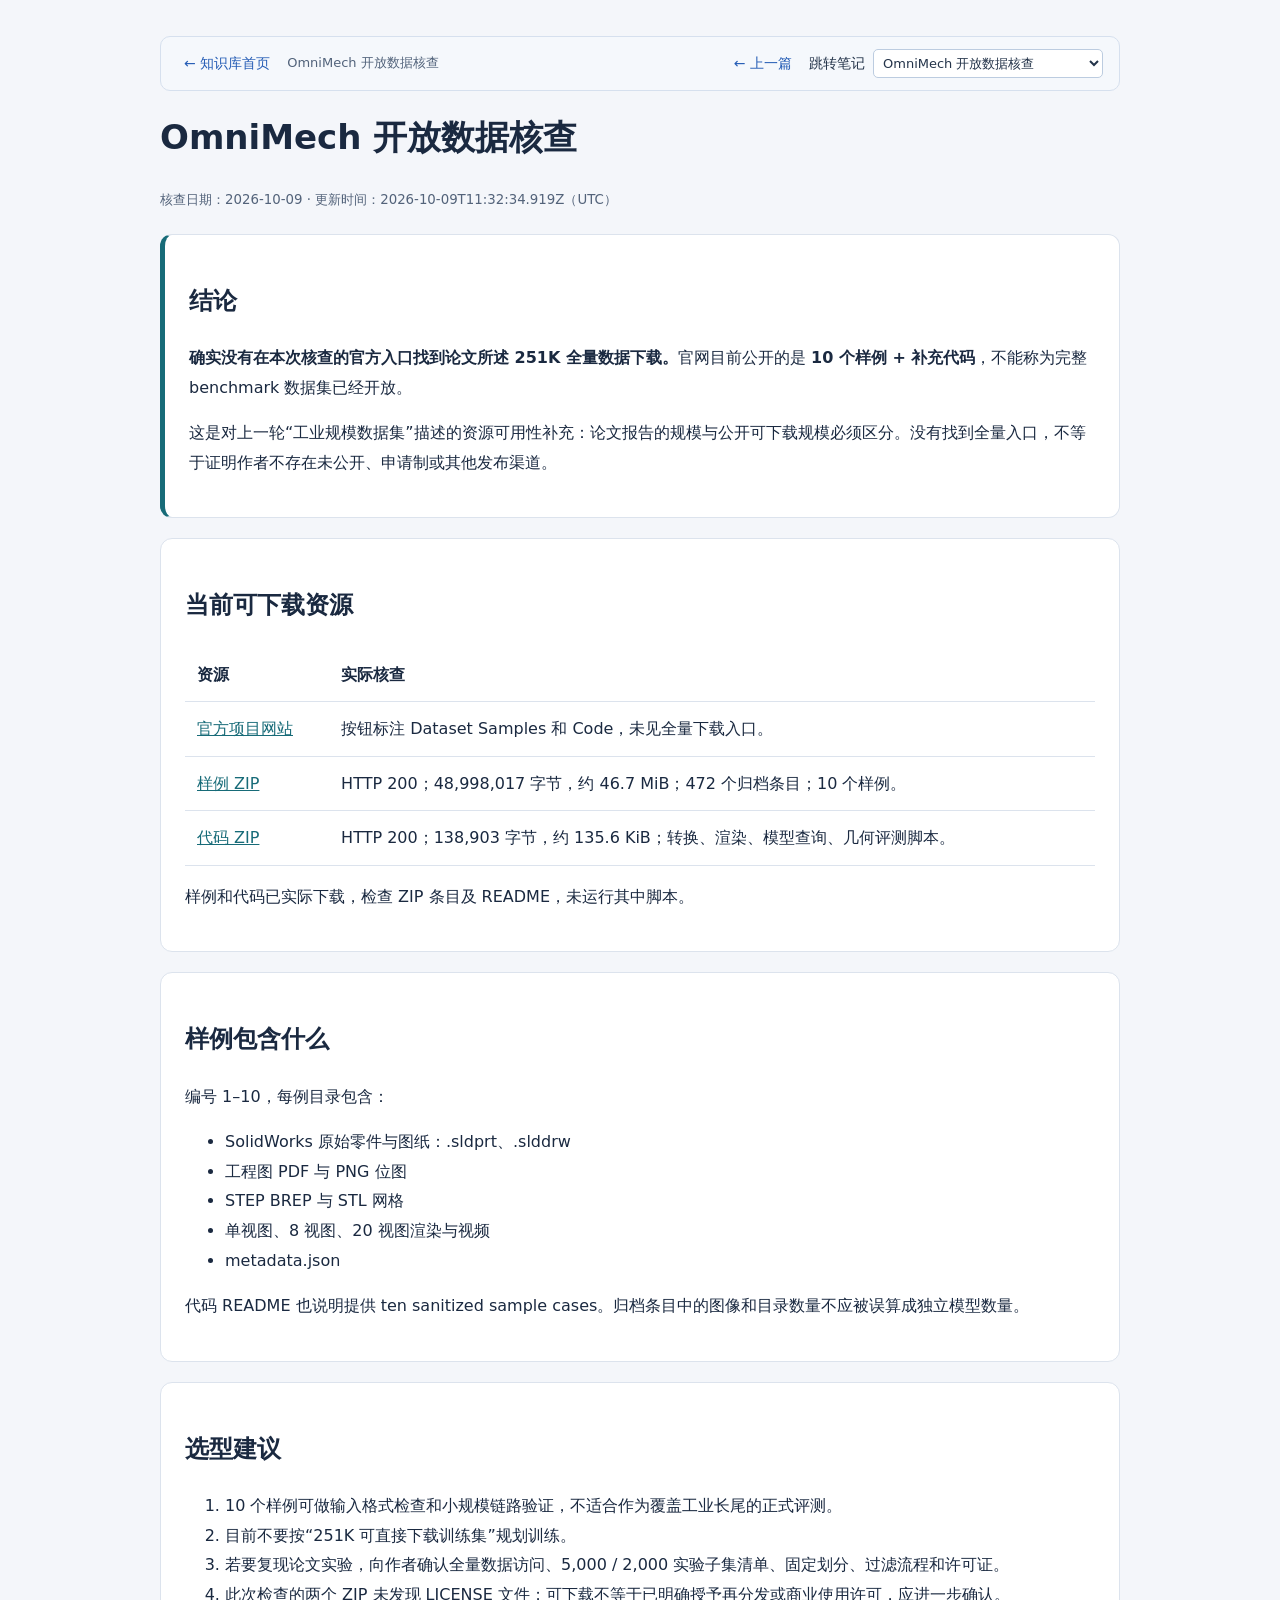
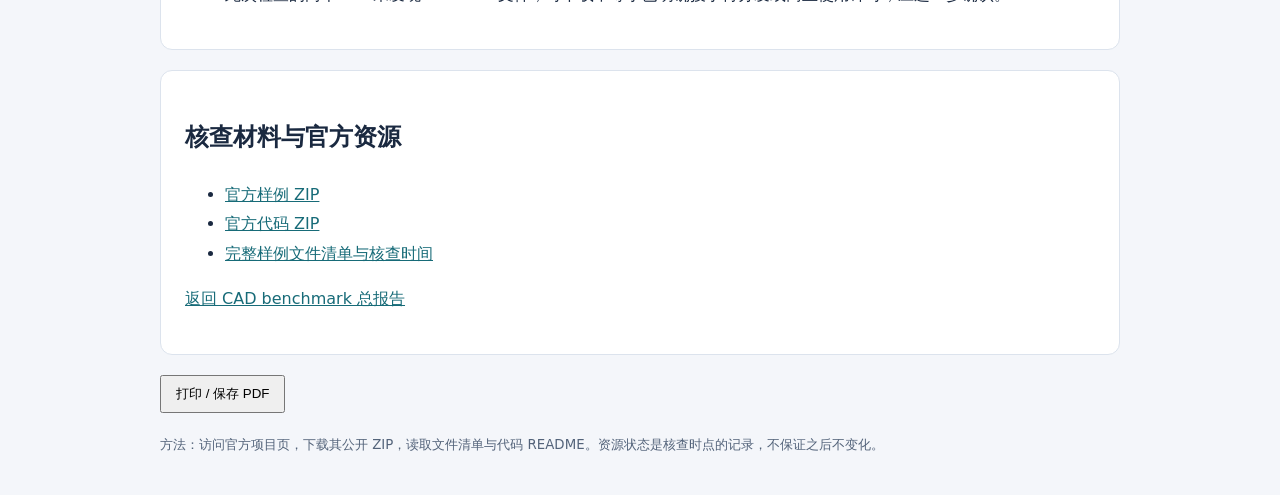
<file: notes/CAD生成/omnimech-data-availability-2026-10-09.html>
<!doctype html><html lang="zh-CN"><head><meta charset="utf-8"><meta name="viewport" content="width=device-width,initial-scale=1"><title>OmniMech 开放数据核查</title><style>body{font:16px/1.85 system-ui,"Microsoft YaHei",sans-serif;max-width:960px;margin:36px auto;padding:0 22px;background:#f4f6fa;color:#1a2940}section{padding:24px;background:white;border:1px solid #dce3ed;border-radius:12px;margin:20px 0}h1{font-size:34px;line-height:1.4}a{color:#176b78;overflow-wrap:anywhere}table{width:100%;border-collapse:collapse}td,th{text-align:left;padding:12px;border-bottom:1px solid #dce3ed}code{overflow-wrap:anywhere}small{color:#53637a}.notice{border-left:5px solid #176b78}button{padding:8px 14px;cursor:pointer}@media print{body{background:white}button{display:none}}</style></head><body>
<!-- CAD-KB-NAV-START -->
<link rel="stylesheet" href="../../site-assets/navigation.css">
<nav class="kb-navigation" aria-label="知识库全站导航" data-kb-current="notes/CAD生成/omnimech-data-availability-2026-10-09.html" data-kb-home="../../index.html">
<a class="kb-home" href="../../index.html">← 知识库首页</a>
<span class="kb-current" aria-current="page"></span>
<a class="kb-prev" hidden>上一篇</a><a class="kb-next" hidden>下一篇</a>
<label class="kb-jump-label">跳转笔记 <select class="kb-jump" aria-label="跳转到任意笔记"><option value="">选择笔记…</option></select></label>
</nav>
<script src="../../site-assets/catalog.js"></script>
<script src="../../site-assets/navigation.js"></script>
<!-- CAD-KB-NAV-END -->
<h1>OmniMech 开放数据核查</h1><small>核查日期：2026-10-09 · 更新时间：2026-10-09T11:32:34.919Z（UTC）</small><section class="notice"><h2>结论</h2><p><strong>确实没有在本次核查的官方入口找到论文所述 251K 全量数据下载。</strong>官网目前公开的是 <strong>10 个样例 + 补充代码</strong>，不能称为完整 benchmark 数据集已经开放。</p><p>这是对上一轮“工业规模数据集”描述的资源可用性补充：论文报告的规模与公开可下载规模必须区分。没有找到全量入口，不等于证明作者不存在未公开、申请制或其他发布渠道。</p></section><section><h2>当前可下载资源</h2><table><thead><tr><th>资源</th><th>实际核查</th></tr></thead><tbody><tr><td><a href="https://omnimech.dev/">官方项目网站</a></td><td>按钮标注 Dataset Samples 和 Code，未见全量下载入口。</td></tr><tr><td><a href="https://omnimech.dev/res/omnimech_samples.zip">样例 ZIP</a></td><td>HTTP 200；48,998,017 字节，约 46.7 MiB；472 个归档条目；10 个样例。</td></tr><tr><td><a href="https://omnimech.dev/res/omnimech_code.zip">代码 ZIP</a></td><td>HTTP 200；138,903 字节，约 135.6 KiB；转换、渲染、模型查询、几何评测脚本。</td></tr></tbody></table><p>样例和代码已实际下载，检查 ZIP 条目及 README，未运行其中脚本。</p></section><section><h2>样例包含什么</h2><p>编号 1–10，每例目录包含：</p><ul><li>SolidWorks 原始零件与图纸：.sldprt、.slddrw</li><li>工程图 PDF 与 PNG 位图</li><li>STEP BREP 与 STL 网格</li><li>单视图、8 视图、20 视图渲染与视频</li><li>metadata.json</li></ul><p>代码 README 也说明提供 ten sanitized sample cases。归档条目中的图像和目录数量不应被误算成独立模型数量。</p></section><section><h2>选型建议</h2><ol><li>10 个样例可做输入格式检查和小规模链路验证，不适合作为覆盖工业长尾的正式评测。</li><li>目前不要按“251K 可直接下载训练集”规划训练。</li><li>若要复现论文实验，向作者确认全量数据访问、5,000 / 2,000 实验子集清单、固定划分、过滤流程和许可证。</li><li>此次检查的两个 ZIP 未发现 LICENSE 文件；可下载不等于已明确授予再分发或商业使用许可，应进一步确认。</li></ol></section><section><h2>核查材料与官方资源</h2><ul><li><a href="https://omnimech.dev/res/omnimech_samples.zip">官方样例 ZIP</a></li><li><a href="https://omnimech.dev/res/omnimech_code.zip">官方代码 ZIP</a></li><li><a href="assets/omnimech-inventory-2026-10-09.json">完整样例文件清单与核查时间</a></li></ul><p><a href="cad-generation-benchmarks-2026-10-09.html">返回 CAD benchmark 总报告</a></p></section><button onclick="window.print()">打印 / 保存 PDF</button><p><small>方法：访问官方项目页，下载其公开 ZIP，读取文件清单与代码 README。资源状态是核查时点的记录，不保证之后不变化。</small></p></body></html>
</file>
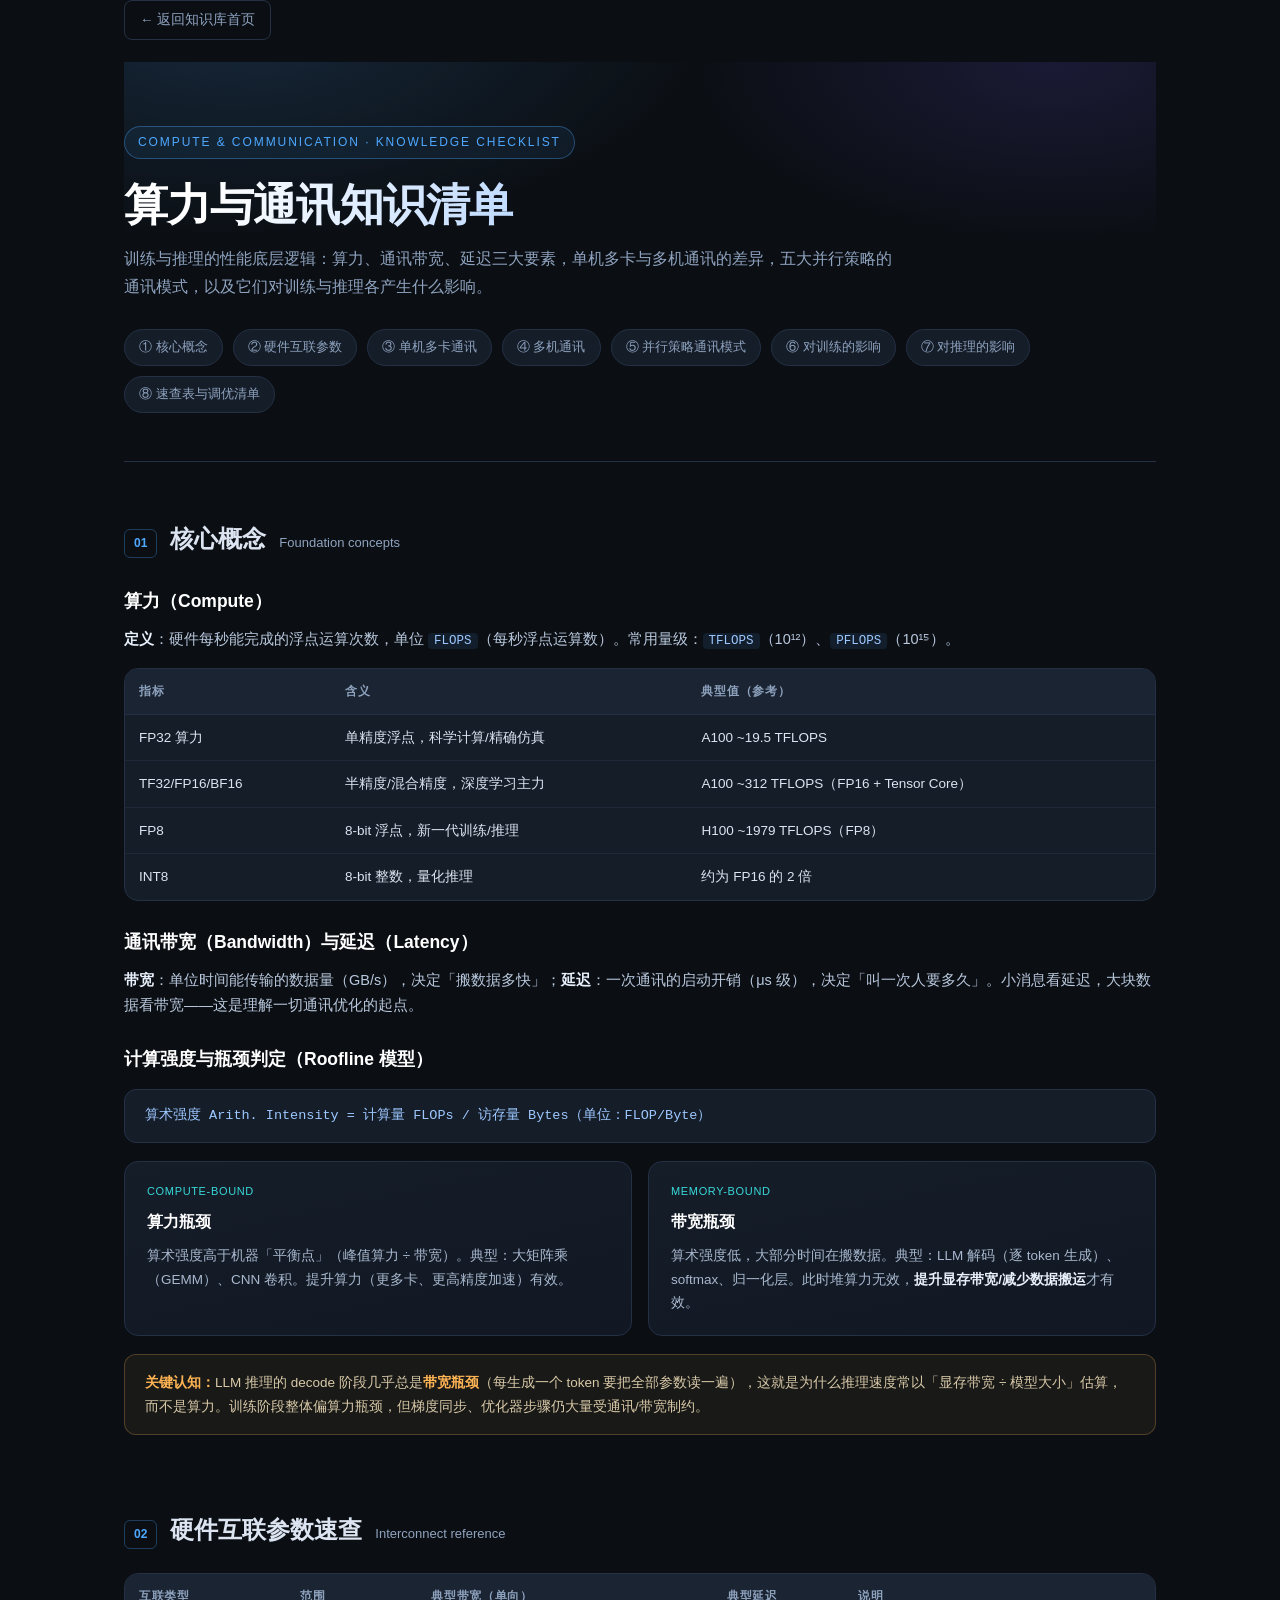
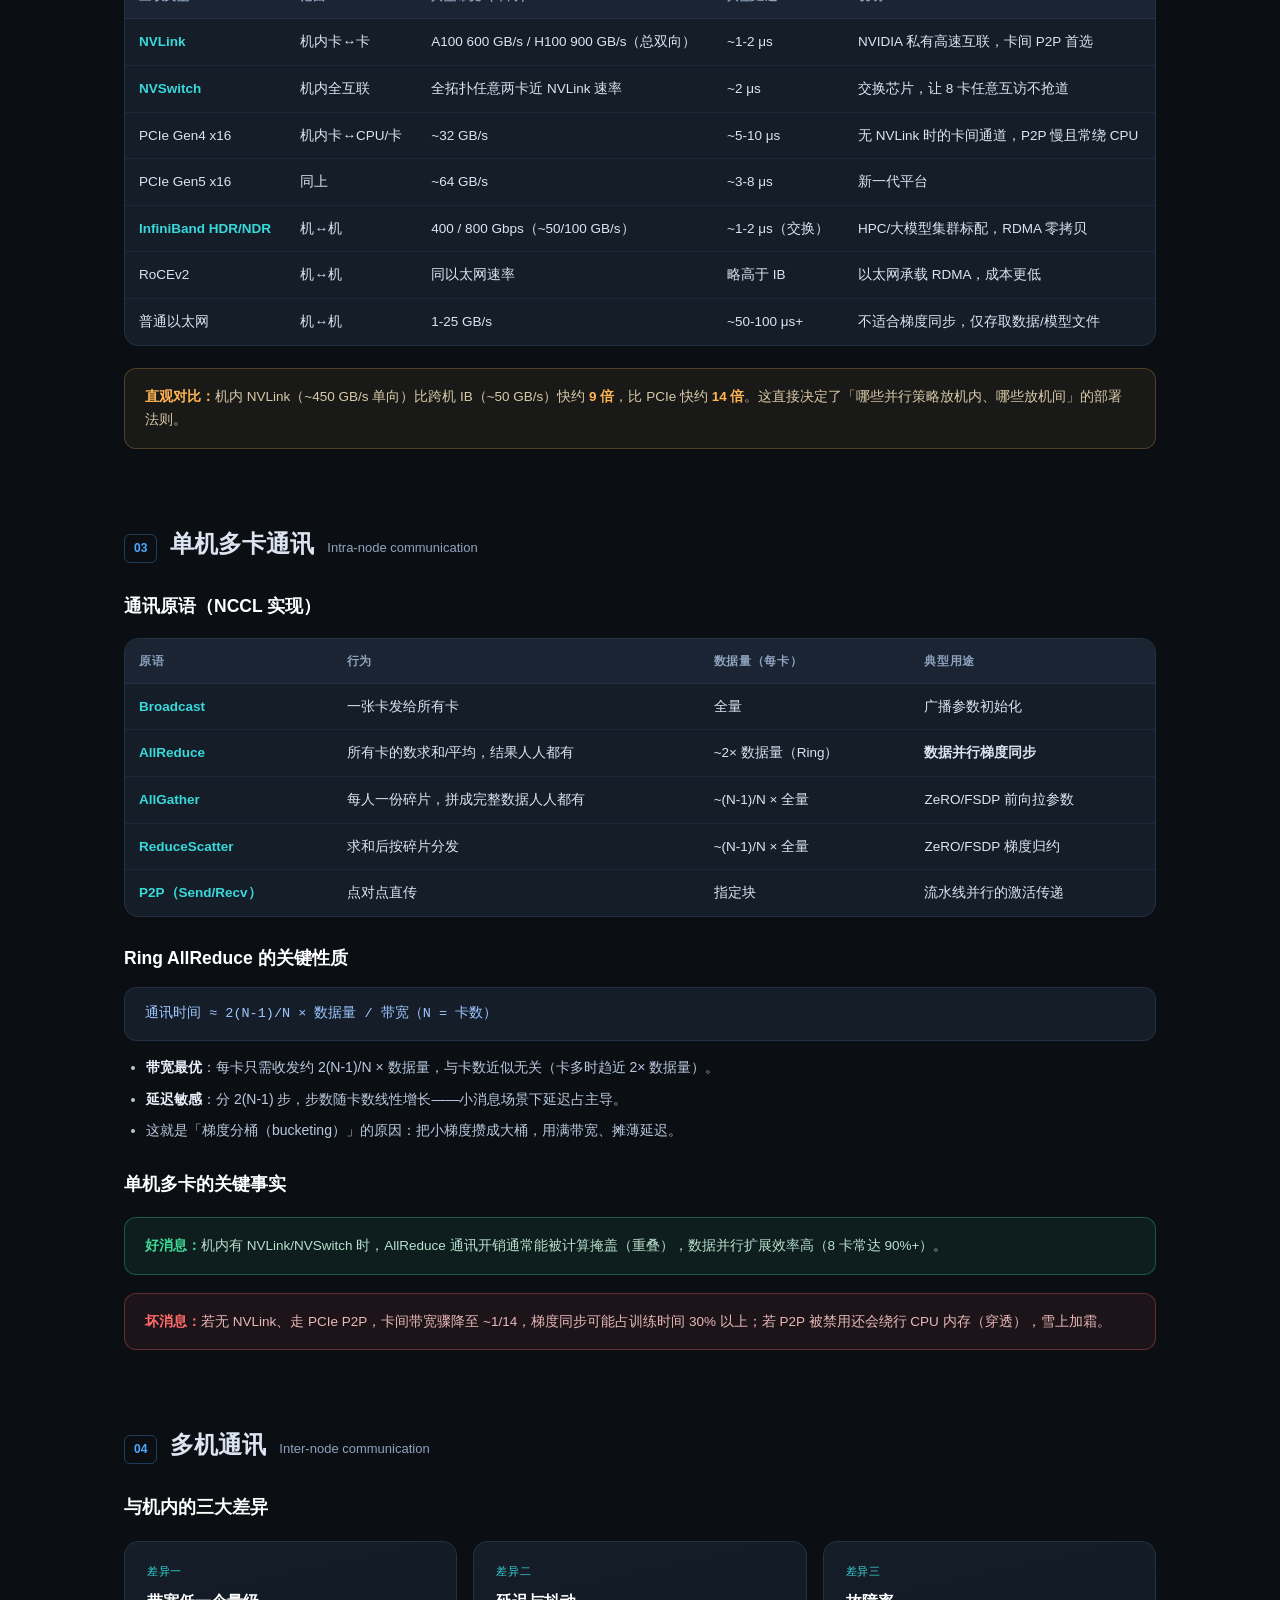
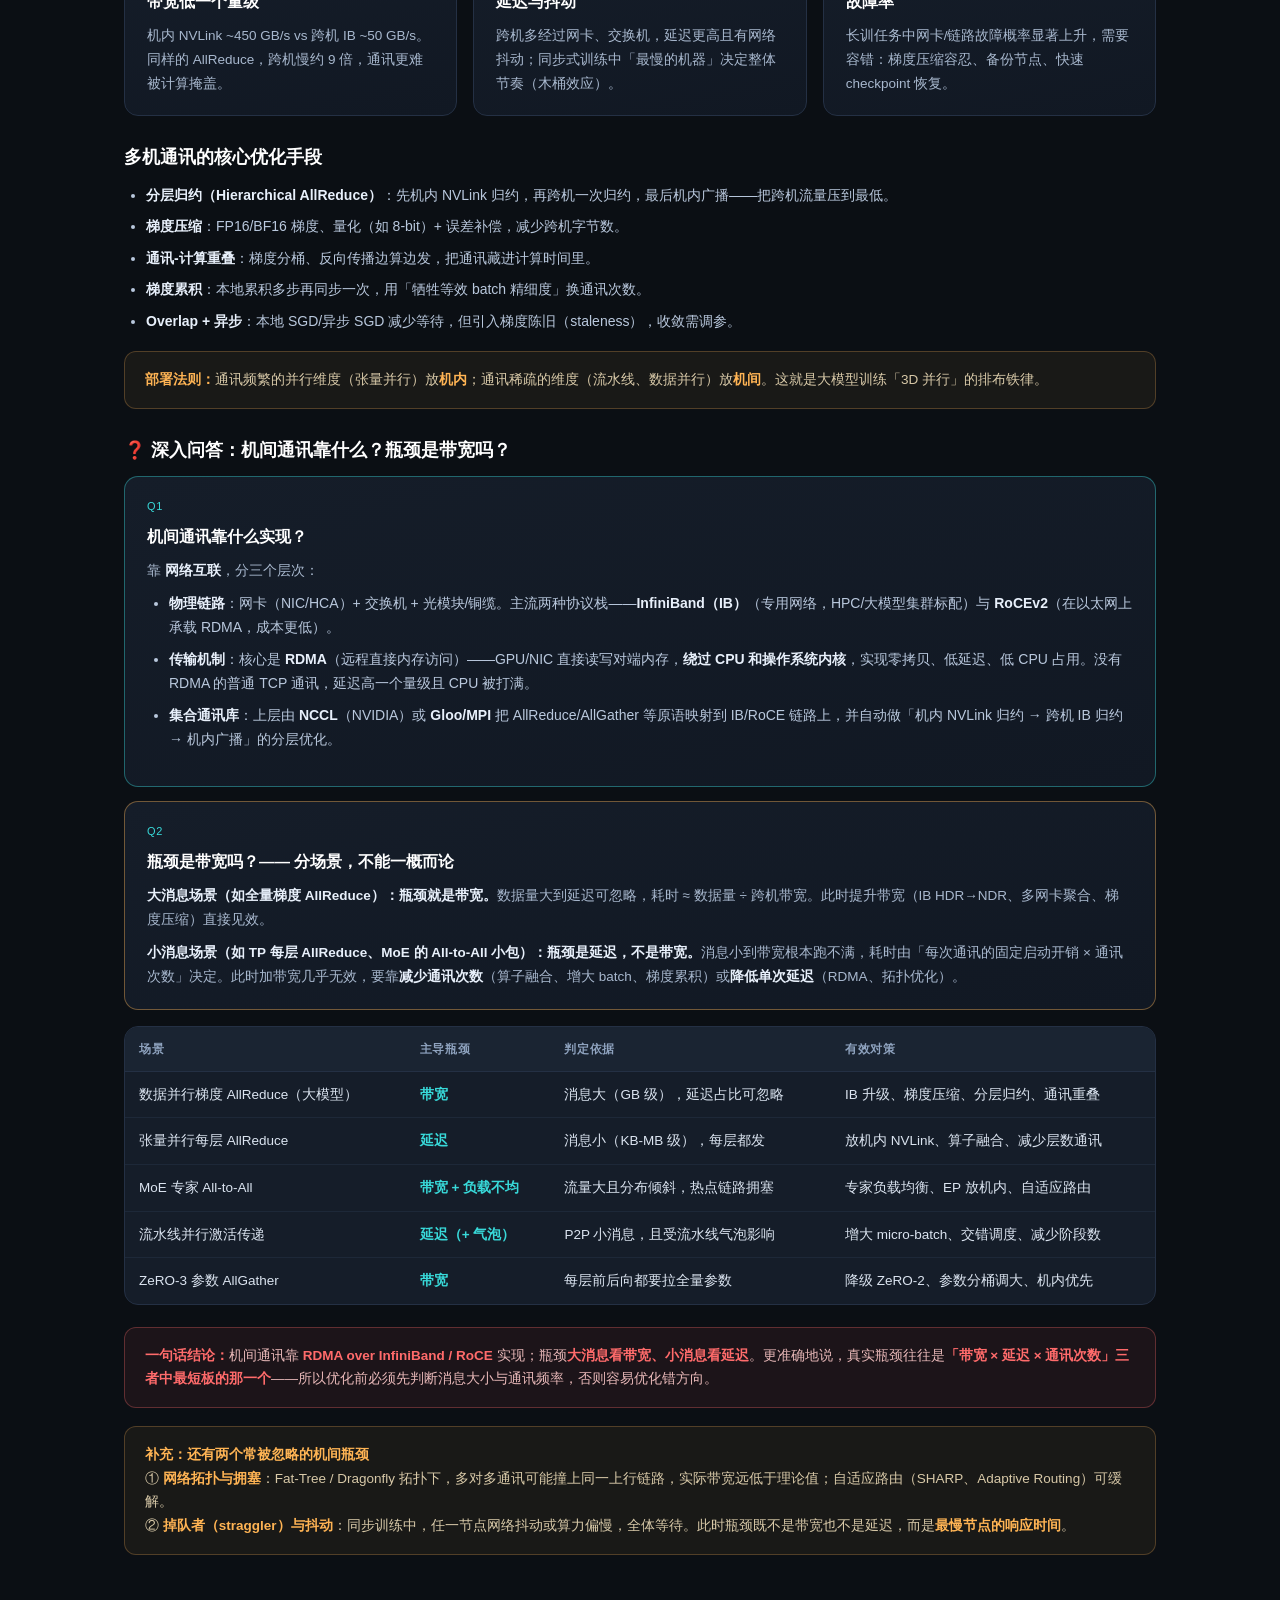
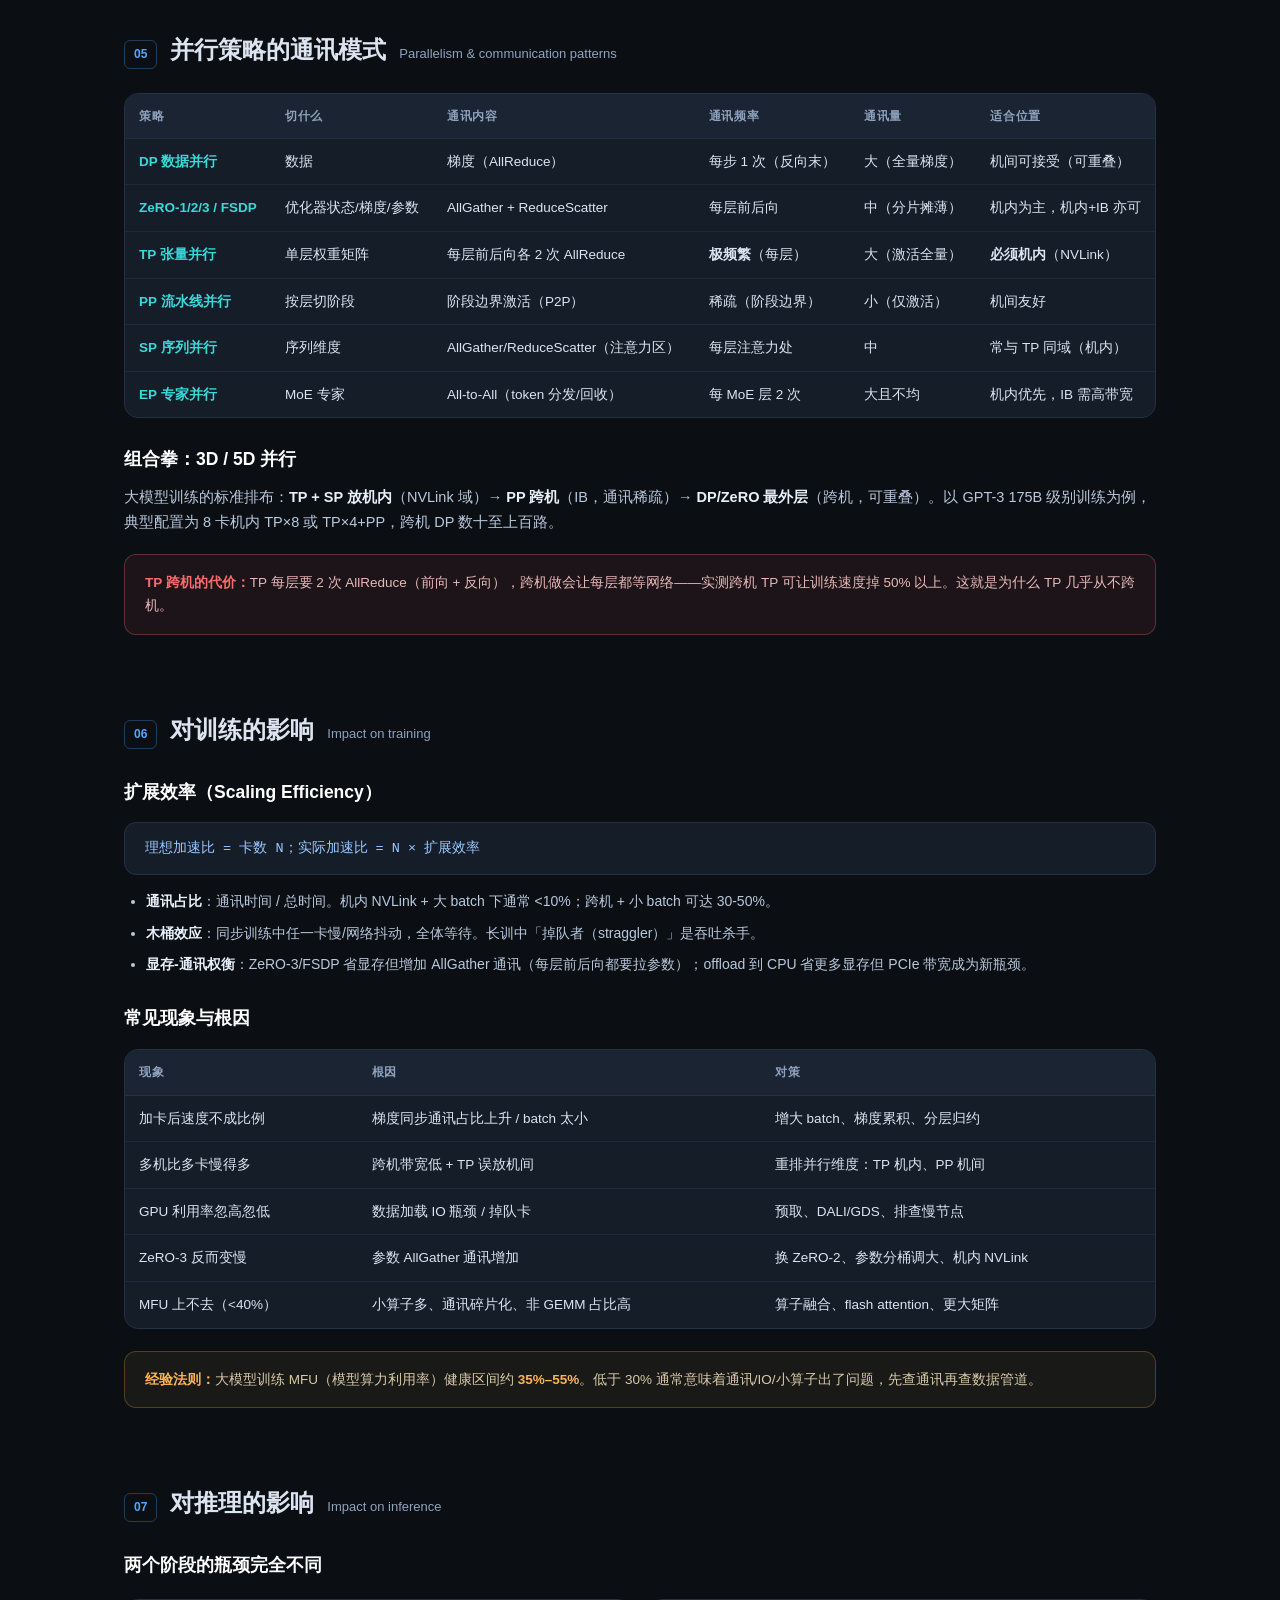
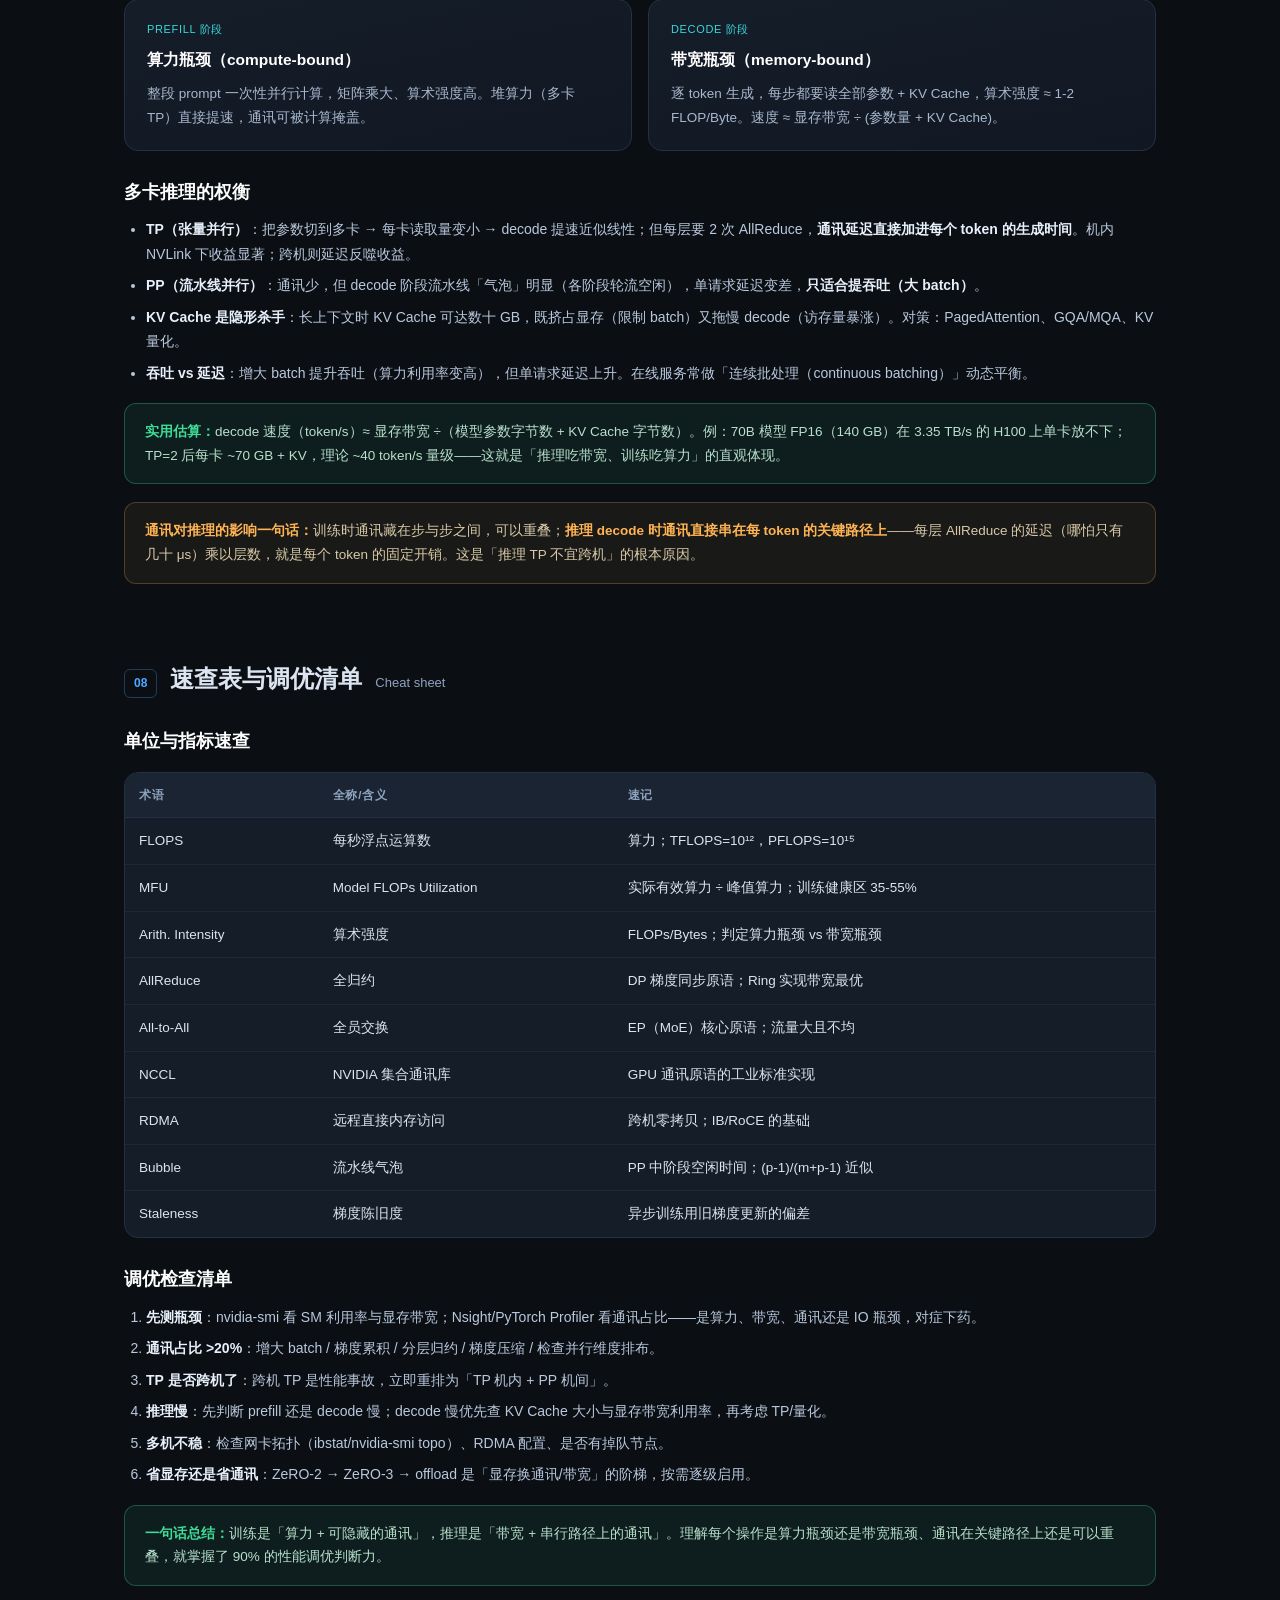
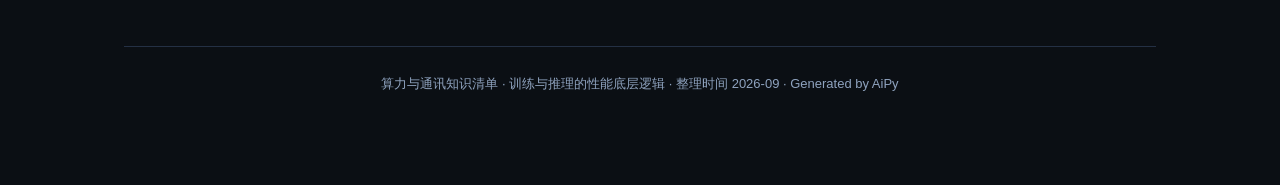
<file: notes/技术笔记/算力与通讯知识清单.html>
<!DOCTYPE html>
<html lang="zh-CN">
<head>
<meta charset="UTF-8">
<meta name="viewport" content="width=device-width, initial-scale=1.0">
<title>算力与通讯知识清单 · 训练与推理的性能底层逻辑</title>
<style>
:root{--bg:#0b0f14;--bg2:#111823;--card:#151d29;--card2:#1a2432;--line:#243044;--txt:#dbe4f0;--txt2:#8fa3bf;--acc:#4ea8ff;--acc2:#7c5cff;--grn:#3ddc97;--amb:#ffb454;--red:#ff6b6b;--cyan:#38d9d9}
*{box-sizing:border-box;margin:0;padding:0}
body{background:var(--bg);color:var(--txt);line-height:1.75;font-family:-apple-system,"Segoe UI","PingFang SC","Microsoft YaHei",sans-serif;-webkit-font-smoothing:antialiased}
a{color:var(--acc);text-decoration:none}a:hover{text-decoration:underline}
.wrap{max-width:1080px;margin:0 auto;padding:0 24px 90px}
.hero{padding:64px 0 48px;border-bottom:1px solid var(--line);background:radial-gradient(800px 360px at 10% -10%,rgba(78,168,255,.16),transparent 60%),radial-gradient(600px 300px at 90% 0%,rgba(124,92,255,.14),transparent 60%)}
.ht{display:inline-block;font-size:12px;letter-spacing:.16em;text-transform:uppercase;color:var(--acc);border:1px solid rgba(78,168,255,.35);padding:5px 13px;border-radius:999px;margin-bottom:20px;background:rgba(78,168,255,.07)}
h1{font-size:clamp(28px,4.4vw,44px);font-weight:800;letter-spacing:-.02em;line-height:1.2;margin-bottom:14px;background:linear-gradient(100deg,#fff 8%,#9dc7ff 55%,#b6a4ff 96%);-webkit-background-clip:text;background-clip:text;-webkit-text-fill-color:transparent}
.lead{font-size:16px;color:var(--txt2);max-width:780px}
.toc{display:flex;flex-wrap:wrap;gap:10px;margin-top:28px}
.toc a{font-size:13px;border:1px solid var(--line);border-radius:999px;padding:6px 14px;color:var(--txt2);background:var(--card)}
.toc a:hover{border-color:var(--acc);color:var(--acc);text-decoration:none}
section{padding-top:56px}
.sh{display:flex;align-items:baseline;gap:13px;margin-bottom:22px;flex-wrap:wrap}
.sn{font-size:12px;font-weight:700;color:var(--acc);border:1px solid rgba(78,168,255,.3);border-radius:6px;padding:3px 9px}
.sh h2{font-size:24px;font-weight:750}
.sh .ss{font-size:13px;color:var(--txt2)}
h3{font-size:17.5px;font-weight:700;color:#fff;margin:26px 0 10px}
p{font-size:14.5px;color:#b9c8dd;margin-bottom:12px}
p b,li b{color:#e8f0fb}
.ts{overflow-x:auto;border:1px solid var(--line);border-radius:14px;background:var(--card);margin:16px 0 22px}
table{width:100%;border-collapse:collapse;font-size:13.5px;min-width:640px}
th{text-align:left;padding:12px 14px;font-size:11.5px;letter-spacing:.06em;text-transform:uppercase;color:var(--txt2);background:var(--card2);border-bottom:1px solid var(--line);white-space:nowrap}
td{padding:11px 14px;border-bottom:1px solid rgba(36,48,68,.6);vertical-align:top}
tr:last-child td{border-bottom:none}tr:hover{background:rgba(78,168,255,.045)}
td code,.hl{color:var(--cyan);font-weight:600}
code{background:rgba(78,168,255,.1);color:#9dc7ff;padding:1px 6px;border-radius:4px;font-size:12.5px;font-family:ui-monospace,Consolas,monospace}
.grid{display:grid;grid-template-columns:repeat(auto-fit,minmax(300px,1fr));gap:16px;margin:18px 0}
.box{background:linear-gradient(168deg,var(--card),var(--bg2));border:1px solid var(--line);border-radius:14px;padding:20px 22px}
.box h4{font-size:15.5px;color:#fff;margin-bottom:9px;font-weight:700}
.box p{font-size:13.5px;margin:0;color:#a8b8ce}
.box .tg{font-size:11px;color:var(--cyan);letter-spacing:.06em;text-transform:uppercase;margin-bottom:7px;display:block}
.note{background:rgba(255,180,84,.06);border:1px solid rgba(255,180,84,.25);border-radius:12px;padding:16px 20px;font-size:13.5px;color:#d8c9a8;margin:18px 0}
.note b{color:var(--amb)}
.warn{background:rgba(255,107,107,.07);border:1px solid rgba(255,107,107,.3);border-radius:12px;padding:16px 20px;font-size:13.5px;color:#e8b8b8;margin:18px 0}
.warn b{color:var(--red)}
.good{background:rgba(61,220,151,.07);border:1px solid rgba(61,220,151,.3);border-radius:12px;padding:16px 20px;font-size:13.5px;color:#b8e0cc;margin:18px 0}
.good b{color:var(--grn)}
ul,ol{margin:0 0 14px 22px}
li{font-size:14px;color:#b9c8dd;margin-bottom:7px}
.formula{background:var(--card);border:1px solid var(--line);border-radius:12px;padding:14px 20px;font-family:ui-monospace,Consolas,monospace;font-size:13.5px;color:#9dc7ff;margin:14px 0;overflow-x:auto}
footer{margin-top:60px;padding-top:26px;border-top:1px solid var(--line);font-size:13px;color:var(--txt2);text-align:center}
.bh{display:inline-block;margin-bottom:22px;font-size:13.5px;color:var(--txt2);border:1px solid var(--line);border-radius:8px;padding:7px 15px}
.bh:hover{border-color:var(--acc);color:var(--acc);text-decoration:none}
</style>
</head>
<body>
<div class="wrap">
<a class="bh" href="../../index.html">← 返回知识库首页</a>
<header class="hero">
<span class="ht">Compute & Communication · Knowledge Checklist</span>
<h1>算力与通讯知识清单</h1>
<p class="lead">训练与推理的性能底层逻辑：算力、通讯带宽、延迟三大要素，单机多卡与多机通讯的差异，五大并行策略的通讯模式，以及它们对训练与推理各产生什么影响。</p>
<nav class="toc">
<a href="#s1">① 核心概念</a><a href="#s2">② 硬件互联参数</a><a href="#s3">③ 单机多卡通讯</a><a href="#s4">④ 多机通讯</a><a href="#s5">⑤ 并行策略通讯模式</a><a href="#s6">⑥ 对训练的影响</a><a href="#s7">⑦ 对推理的影响</a><a href="#s8">⑧ 速查表与调优清单</a>
</nav>
</header>
<section id="s1">
<div class="sh"><span class="sn">01</span><h2>核心概念</h2><span class="ss">Foundation concepts</span></div>
<h3>算力（Compute）</h3>
<p><b>定义</b>：硬件每秒能完成的浮点运算次数，单位 <code>FLOPS</code>（每秒浮点运算数）。常用量级：<code>TFLOPS</code>（10¹²）、<code>PFLOPS</code>（10¹⁵）。</p>
<div class="ts"><table>
<thead><tr><th>指标</th><th>含义</th><th>典型值（参考）</th></tr></thead>
<tbody>
<tr><td>FP32 算力</td><td>单精度浮点，科学计算/精确仿真</td><td>A100 ~19.5 TFLOPS</td></tr>
<tr><td>TF32/FP16/BF16</td><td>半精度/混合精度，深度学习主力</td><td>A100 ~312 TFLOPS（FP16 + Tensor Core）</td></tr>
<tr><td>FP8</td><td>8-bit 浮点，新一代训练/推理</td><td>H100 ~1979 TFLOPS（FP8）</td></tr>
<tr><td>INT8</td><td>8-bit 整数，量化推理</td><td>约为 FP16 的 2 倍</td></tr>
</tbody></table></div>
<h3>通讯带宽（Bandwidth）与延迟（Latency）</h3>
<p><b>带宽</b>：单位时间能传输的数据量（GB/s），决定「搬数据多快」；<b>延迟</b>：一次通讯的启动开销（μs 级），决定「叫一次人要多久」。小消息看延迟，大块数据看带宽——这是理解一切通讯优化的起点。</p>
<h3>计算强度与瓶颈判定（Roofline 模型）</h3>
<div class="formula">算术强度 Arith. Intensity = 计算量 FLOPs / 访存量 Bytes（单位：FLOP/Byte）</div>
<div class="grid">
<div class="box"><span class="tg">Compute-bound</span><h4>算力瓶颈</h4><p>算术强度高于机器「平衡点」（峰值算力 ÷ 带宽）。典型：大矩阵乘（GEMM）、CNN 卷积。提升算力（更多卡、更高精度加速）有效。</p></div>
<div class="box"><span class="tg">Memory-bound</span><h4>带宽瓶颈</h4><p>算术强度低，大部分时间在搬数据。典型：LLM 解码（逐 token 生成）、softmax、归一化层。此时堆算力无效，<b>提升显存带宽/减少数据搬运</b>才有效。</p></div>
</div>
<div class="note"><b>关键认知：</b>LLM 推理的 decode 阶段几乎总是<b>带宽瓶颈</b>（每生成一个 token 要把全部参数读一遍），这就是为什么推理速度常以「显存带宽 ÷ 模型大小」估算，而不是算力。训练阶段整体偏算力瓶颈，但梯度同步、优化器步骤仍大量受通讯/带宽制约。</div>
</section>
<section id="s2">
<div class="sh"><span class="sn">02</span><h2>硬件互联参数速查</h2><span class="ss">Interconnect reference</span></div>
<div class="ts"><table>
<thead><tr><th>互联类型</th><th>范围</th><th>典型带宽（单向）</th><th>典型延迟</th><th>说明</th></tr></thead>
<tbody>
<tr><td class="hl">NVLink</td><td>机内卡↔卡</td><td>A100 600 GB/s / H100 900 GB/s（总双向）</td><td>~1-2 μs</td><td>NVIDIA 私有高速互联，卡间 P2P 首选</td></tr>
<tr><td class="hl">NVSwitch</td><td>机内全互联</td><td>全拓扑任意两卡近 NVLink 速率</td><td>~2 μs</td><td>交换芯片，让 8 卡任意互访不抢道</td></tr>
<tr><td>PCIe Gen4 x16</td><td>机内卡↔CPU/卡</td><td>~32 GB/s</td><td>~5-10 μs</td><td>无 NVLink 时的卡间通道，P2P 慢且常绕 CPU</td></tr>
<tr><td>PCIe Gen5 x16</td><td>同上</td><td>~64 GB/s</td><td>~3-8 μs</td><td>新一代平台</td></tr>
<tr><td class="hl">InfiniBand HDR/NDR</td><td>机↔机</td><td>400 / 800 Gbps（~50/100 GB/s）</td><td>~1-2 μs（交换）</td><td>HPC/大模型集群标配，RDMA 零拷贝</td></tr>
<tr><td>RoCEv2</td><td>机↔机</td><td>同以太网速率</td><td>略高于 IB</td><td>以太网承载 RDMA，成本更低</td></tr>
<tr><td>普通以太网</td><td>机↔机</td><td>1-25 GB/s</td><td>~50-100 μs+</td><td>不适合梯度同步，仅存取数据/模型文件</td></tr>
</tbody></table></div>
<div class="note"><b>直观对比：</b>机内 NVLink（~450 GB/s 单向）比跨机 IB（~50 GB/s）快约 <b>9 倍</b>，比 PCIe 快约 <b>14 倍</b>。这直接决定了「哪些并行策略放机内、哪些放机间」的部署法则。</div>
</section>
<section id="s3">
<div class="sh"><span class="sn">03</span><h2>单机多卡通讯</h2><span class="ss">Intra-node communication</span></div>
<h3>通讯原语（NCCL 实现）</h3>
<div class="ts"><table>
<thead><tr><th>原语</th><th>行为</th><th>数据量（每卡）</th><th>典型用途</th></tr></thead>
<tbody>
<tr><td class="hl">Broadcast</td><td>一张卡发给所有卡</td><td>全量</td><td>广播参数初始化</td></tr>
<tr><td class="hl">AllReduce</td><td>所有卡的数求和/平均，结果人人都有</td><td>~2× 数据量（Ring）</td><td><b>数据并行梯度同步</b></td></tr>
<tr><td class="hl">AllGather</td><td>每人一份碎片，拼成完整数据人人都有</td><td>~(N-1)/N × 全量</td><td>ZeRO/FSDP 前向拉参数</td></tr>
<tr><td class="hl">ReduceScatter</td><td>求和后按碎片分发</td><td>~(N-1)/N × 全量</td><td>ZeRO/FSDP 梯度归约</td></tr>
<tr><td class="hl">P2P（Send/Recv）</td><td>点对点直传</td><td>指定块</td><td>流水线并行的激活传递</td></tr>
</tbody></table></div>
<h3>Ring AllReduce 的关键性质</h3>
<div class="formula">通讯时间 ≈ 2(N-1)/N × 数据量 / 带宽（N = 卡数）</div>
<ul>
<li><b>带宽最优</b>：每卡只需收发约 2(N-1)/N × 数据量，与卡数近似无关（卡多时趋近 2× 数据量）。</li>
<li><b>延迟敏感</b>：分 2(N-1) 步，步数随卡数线性增长——小消息场景下延迟占主导。</li>
<li>这就是「梯度分桶（bucketing）」的原因：把小梯度攒成大桶，用满带宽、摊薄延迟。</li>
</ul>
<h3>单机多卡的关键事实</h3>
<div class="good"><b>好消息：</b>机内有 NVLink/NVSwitch 时，AllReduce 通讯开销通常能被计算掩盖（重叠），数据并行扩展效率高（8 卡常达 90%+）。</div>
<div class="warn"><b>坏消息：</b>若无 NVLink、走 PCIe P2P，卡间带宽骤降至 ~1/14，梯度同步可能占训练时间 30% 以上；若 P2P 被禁用还会绕行 CPU 内存（穿透），雪上加霜。</div>
</section>
<section id="s4">
<div class="sh"><span class="sn">04</span><h2>多机通讯</h2><span class="ss">Inter-node communication</span></div>
<h3>与机内的三大差异</h3>
<div class="grid">
<div class="box"><span class="tg">差异一</span><h4>带宽低一个量级</h4><p>机内 NVLink ~450 GB/s vs 跨机 IB ~50 GB/s。同样的 AllReduce，跨机慢约 9 倍，通讯更难被计算掩盖。</p></div>
<div class="box"><span class="tg">差异二</span><h4>延迟与抖动</h4><p>跨机多经过网卡、交换机，延迟更高且有网络抖动；同步式训练中「最慢的机器」决定整体节奏（木桶效应）。</p></div>
<div class="box"><span class="tg">差异三</span><h4>故障率</h4><p>长训任务中网卡/链路故障概率显著上升，需要容错：梯度压缩容忍、备份节点、快速 checkpoint 恢复。</p></div>
</div>
<h3>多机通讯的核心优化手段</h3>
<ul>
<li><b>分层归约（Hierarchical AllReduce）</b>：先机内 NVLink 归约，再跨机一次归约，最后机内广播——把跨机流量压到最低。</li>
<li><b>梯度压缩</b>：FP16/BF16 梯度、量化（如 8-bit）+ 误差补偿，减少跨机字节数。</li>
<li><b>通讯-计算重叠</b>：梯度分桶、反向传播边算边发，把通讯藏进计算时间里。</li>
<li><b>梯度累积</b>：本地累积多步再同步一次，用「牺牲等效 batch 精细度」换通讯次数。</li>
<li><b>Overlap + 异步</b>：本地 SGD/异步 SGD 减少等待，但引入梯度陈旧（staleness），收敛需调参。</li>
</ul>
<div class="note"><b>部署法则：</b>通讯频繁的并行维度（张量并行）放<b>机内</b>；通讯稀疏的维度（流水线、数据并行）放<b>机间</b>。这就是大模型训练「3D 并行」的排布铁律。</div>

<h3>❓ 深入问答：机间通讯靠什么？瓶颈是带宽吗？</h3>
<div class="box" style="border-color:rgba(56,217,217,.4)">
<span class="tg">Q1</span><h4>机间通讯靠什么实现？</h4>
<p>靠 <b>网络互联</b>，分三个层次：</p>
<ul style="margin-top:8px">
<li><b>物理链路</b>：网卡（NIC/HCA）+ 交换机 + 光模块/铜缆。主流两种协议栈——<b>InfiniBand（IB）</b>（专用网络，HPC/大模型集群标配）与 <b>RoCEv2</b>（在以太网上承载 RDMA，成本更低）。</li>
<li><b>传输机制</b>：核心是 <b>RDMA</b>（远程直接内存访问）——GPU/NIC 直接读写对端内存，<b>绕过 CPU 和操作系统内核</b>，实现零拷贝、低延迟、低 CPU 占用。没有 RDMA 的普通 TCP 通讯，延迟高一个量级且 CPU 被打满。</li>
<li><b>集合通讯库</b>：上层由 <b>NCCL</b>（NVIDIA）或 <b>Gloo/MPI</b> 把 AllReduce/AllGather 等原语映射到 IB/RoCE 链路上，并自动做「机内 NVLink 归约 → 跨机 IB 归约 → 机内广播」的分层优化。</li>
</ul>
</div>
<div class="box" style="border-color:rgba(255,180,84,.4);margin-top:14px">
<span class="tg">Q2</span><h4>瓶颈是带宽吗？—— 分场景，不能一概而论</h4>
<p><b>大消息场景（如全量梯度 AllReduce）：瓶颈就是带宽。</b>数据量大到延迟可忽略，耗时 ≈ 数据量 ÷ 跨机带宽。此时提升带宽（IB HDR→NDR、多网卡聚合、梯度压缩）直接见效。</p>
<p style="margin-top:10px"><b>小消息场景（如 TP 每层 AllReduce、MoE 的 All-to-All 小包）：瓶颈是延迟，不是带宽。</b>消息小到带宽根本跑不满，耗时由「每次通讯的固定启动开销 × 通讯次数」决定。此时加带宽几乎无效，要靠<b>减少通讯次数</b>（算子融合、增大 batch、梯度累积）或<b>降低单次延迟</b>（RDMA、拓扑优化）。</p>
</div>
<div class="ts"><table>
<thead><tr><th>场景</th><th>主导瓶颈</th><th>判定依据</th><th>有效对策</th></tr></thead>
<tbody>
<tr><td>数据并行梯度 AllReduce（大模型）</td><td class="hl">带宽</td><td>消息大（GB 级），延迟占比可忽略</td><td>IB 升级、梯度压缩、分层归约、通讯重叠</td></tr>
<tr><td>张量并行每层 AllReduce</td><td class="hl">延迟</td><td>消息小（KB-MB 级），每层都发</td><td>放机内 NVLink、算子融合、减少层数通讯</td></tr>
<tr><td>MoE 专家 All-to-All</td><td class="hl">带宽 + 负载不均</td><td>流量大且分布倾斜，热点链路拥塞</td><td>专家负载均衡、EP 放机内、自适应路由</td></tr>
<tr><td>流水线并行激活传递</td><td class="hl">延迟（+ 气泡）</td><td>P2P 小消息，且受流水线气泡影响</td><td>增大 micro-batch、交错调度、减少阶段数</td></tr>
<tr><td>ZeRO-3 参数 AllGather</td><td class="hl">带宽</td><td>每层前后向都要拉全量参数</td><td>降级 ZeRO-2、参数分桶调大、机内优先</td></tr>
</tbody></table></div>
<div class="warn"><b>一句话结论：</b>机间通讯靠 <b>RDMA over InfiniBand / RoCE</b> 实现；瓶颈<b>大消息看带宽、小消息看延迟</b>。更准确地说，真实瓶颈往往是<b>「带宽 × 延迟 × 通讯次数」三者中最短板的那一个</b>——所以优化前必须先判断消息大小与通讯频率，否则容易优化错方向。</div>
<div class="note"><b>补充：还有两个常被忽略的机间瓶颈</b><br>
① <b>网络拓扑与拥塞</b>：Fat-Tree / Dragonfly 拓扑下，多对多通讯可能撞上同一上行链路，实际带宽远低于理论值；自适应路由（SHARP、Adaptive Routing）可缓解。<br>
② <b>掉队者（straggler）与抖动</b>：同步训练中，任一节点网络抖动或算力偏慢，全体等待。此时瓶颈既不是带宽也不是延迟，而是<b>最慢节点的响应时间</b>。</div>
</section>
<section id="s5">
<div class="sh"><span class="sn">05</span><h2>并行策略的通讯模式</h2><span class="ss">Parallelism & communication patterns</span></div>
<div class="ts"><table>
<thead><tr><th>策略</th><th>切什么</th><th>通讯内容</th><th>通讯频率</th><th>通讯量</th><th>适合位置</th></tr></thead>
<tbody>
<tr><td class="hl">DP 数据并行</td><td>数据</td><td>梯度（AllReduce）</td><td>每步 1 次（反向末）</td><td>大（全量梯度）</td><td>机间可接受（可重叠）</td></tr>
<tr><td class="hl">ZeRO-1/2/3 / FSDP</td><td>优化器状态/梯度/参数</td><td>AllGather + ReduceScatter</td><td>每层前后向</td><td>中（分片摊薄）</td><td>机内为主，机内+IB 亦可</td></tr>
<tr><td class="hl">TP 张量并行</td><td>单层权重矩阵</td><td>每层前后向各 2 次 AllReduce</td><td><b>极频繁</b>（每层）</td><td>大（激活全量）</td><td><b>必须机内</b>（NVLink）</td></tr>
<tr><td class="hl">PP 流水线并行</td><td>按层切阶段</td><td>阶段边界激活（P2P）</td><td>稀疏（阶段边界）</td><td>小（仅激活）</td><td>机间友好</td></tr>
<tr><td class="hl">SP 序列并行</td><td>序列维度</td><td>AllGather/ReduceScatter（注意力区）</td><td>每层注意力处</td><td>中</td><td>常与 TP 同域（机内）</td></tr>
<tr><td class="hl">EP 专家并行</td><td>MoE 专家</td><td>All-to-All（token 分发/回收）</td><td>每 MoE 层 2 次</td><td>大且不均</td><td>机内优先，IB 需高带宽</td></tr>
</tbody></table></div>
<h3>组合拳：3D / 5D 并行</h3>
<p>大模型训练的标准排布：<b>TP + SP 放机内</b>（NVLink 域）→ <b>PP 跨机</b>（IB，通讯稀疏）→ <b>DP/ZeRO 最外层</b>（跨机，可重叠）。以 GPT-3 175B 级别训练为例，典型配置为 8 卡机内 TP×8 或 TP×4+PP，跨机 DP 数十至上百路。</p>
<div class="warn"><b>TP 跨机的代价：</b>TP 每层要 2 次 AllReduce（前向 + 反向），跨机做会让每层都等网络——实测跨机 TP 可让训练速度掉 50% 以上。这就是为什么 TP 几乎从不跨机。</div>
</section>
<section id="s6">
<div class="sh"><span class="sn">06</span><h2>对训练的影响</h2><span class="ss">Impact on training</span></div>
<h3>扩展效率（Scaling Efficiency）</h3>
<div class="formula">理想加速比 = 卡数 N；实际加速比 = N × 扩展效率</div>
<ul>
<li><b>通讯占比</b>：通讯时间 / 总时间。机内 NVLink + 大 batch 下通常 &lt;10%；跨机 + 小 batch 可达 30-50%。</li>
<li><b>木桶效应</b>：同步训练中任一卡慢/网络抖动，全体等待。长训中「掉队者（straggler）」是吞吐杀手。</li>
<li><b>显存-通讯权衡</b>：ZeRO-3/FSDP 省显存但增加 AllGather 通讯（每层前后向都要拉参数）；offload 到 CPU 省更多显存但 PCIe 带宽成为新瓶颈。</li>
</ul>
<h3>常见现象与根因</h3>
<div class="ts"><table>
<thead><tr><th>现象</th><th>根因</th><th>对策</th></tr></thead>
<tbody>
<tr><td>加卡后速度不成比例</td><td>梯度同步通讯占比上升 / batch 太小</td><td>增大 batch、梯度累积、分层归约</td></tr>
<tr><td>多机比多卡慢得多</td><td>跨机带宽低 + TP 误放机间</td><td>重排并行维度：TP 机内、PP 机间</td></tr>
<tr><td>GPU 利用率忽高忽低</td><td>数据加载 IO 瓶颈 / 掉队卡</td><td>预取、DALI/GDS、排查慢节点</td></tr>
<tr><td>ZeRO-3 反而变慢</td><td>参数 AllGather 通讯增加</td><td>换 ZeRO-2、参数分桶调大、机内 NVLink</td></tr>
<tr><td>MFU 上不去（&lt;40%）</td><td>小算子多、通讯碎片化、非 GEMM 占比高</td><td>算子融合、flash attention、更大矩阵</td></tr>
</tbody></table></div>
<div class="note"><b>经验法则：</b>大模型训练 MFU（模型算力利用率）健康区间约 <b>35%–55%</b>。低于 30% 通常意味着通讯/IO/小算子出了问题，先查通讯再查数据管道。</div>
</section>
<section id="s7">
<div class="sh"><span class="sn">07</span><h2>对推理的影响</h2><span class="ss">Impact on inference</span></div>
<h3>两个阶段的瓶颈完全不同</h3>
<div class="grid">
<div class="box"><span class="tg">Prefill 阶段</span><h4>算力瓶颈（compute-bound）</h4><p>整段 prompt 一次性并行计算，矩阵乘大、算术强度高。堆算力（多卡 TP）直接提速，通讯可被计算掩盖。</p></div>
<div class="box"><span class="tg">Decode 阶段</span><h4>带宽瓶颈（memory-bound）</h4><p>逐 token 生成，每步都要读全部参数 + KV Cache，算术强度 ≈ 1-2 FLOP/Byte。速度 ≈ 显存带宽 ÷ (参数量 + KV Cache)。</p></div>
</div>
<h3>多卡推理的权衡</h3>
<ul>
<li><b>TP（张量并行）</b>：把参数切到多卡 → 每卡读取量变小 → decode 提速近似线性；但每层要 2 次 AllReduce，<b>通讯延迟直接加进每个 token 的生成时间</b>。机内 NVLink 下收益显著；跨机则延迟反噬收益。</li>
<li><b>PP（流水线并行）</b>：通讯少，但 decode 阶段流水线「气泡」明显（各阶段轮流空闲），单请求延迟变差，<b>只适合提吞吐（大 batch）</b>。</li>
<li><b>KV Cache 是隐形杀手</b>：长上下文时 KV Cache 可达数十 GB，既挤占显存（限制 batch）又拖慢 decode（访存量暴涨）。对策：PagedAttention、GQA/MQA、KV 量化。</li>
<li><b>吞吐 vs 延迟</b>：增大 batch 提升吞吐（算力利用率变高），但单请求延迟上升。在线服务常做「连续批处理（continuous batching）」动态平衡。</li>
</ul>
<div class="good"><b>实用估算：</b>decode 速度（token/s）≈ 显存带宽 ÷（模型参数字节数 + KV Cache 字节数）。例：70B 模型 FP16（140 GB）在 3.35 TB/s 的 H100 上单卡放不下；TP=2 后每卡 ~70 GB + KV，理论 ~40 token/s 量级——这就是「推理吃带宽、训练吃算力」的直观体现。</div>
<div class="note"><b>通讯对推理的影响一句话：</b>训练时通讯藏在步与步之间，可以重叠；<b>推理 decode 时通讯直接串在每 token 的关键路径上</b>——每层 AllReduce 的延迟（哪怕只有几十 μs）乘以层数，就是每个 token 的固定开销。这是「推理 TP 不宜跨机」的根本原因。</div>
</section>
<section id="s8">
<div class="sh"><span class="sn">08</span><h2>速查表与调优清单</h2><span class="ss">Cheat sheet</span></div>
<h3>单位与指标速查</h3>
<div class="ts"><table>
<thead><tr><th>术语</th><th>全称/含义</th><th>速记</th></tr></thead>
<tbody>
<tr><td>FLOPS</td><td>每秒浮点运算数</td><td>算力；TFLOPS=10¹²，PFLOPS=10¹⁵</td></tr>
<tr><td>MFU</td><td>Model FLOPs Utilization</td><td>实际有效算力 ÷ 峰值算力；训练健康区 35-55%</td></tr>
<tr><td>Arith. Intensity</td><td>算术强度</td><td>FLOPs/Bytes；判定算力瓶颈 vs 带宽瓶颈</td></tr>
<tr><td>AllReduce</td><td>全归约</td><td>DP 梯度同步原语；Ring 实现带宽最优</td></tr>
<tr><td>All-to-All</td><td>全员交换</td><td>EP（MoE）核心原语；流量大且不均</td></tr>
<tr><td>NCCL</td><td>NVIDIA 集合通讯库</td><td>GPU 通讯原语的工业标准实现</td></tr>
<tr><td>RDMA</td><td>远程直接内存访问</td><td>跨机零拷贝；IB/RoCE 的基础</td></tr>
<tr><td>Bubble</td><td>流水线气泡</td><td>PP 中阶段空闲时间；(p-1)/(m+p-1) 近似</td></tr>
<tr><td>Staleness</td><td>梯度陈旧度</td><td>异步训练用旧梯度更新的偏差</td></tr>
</tbody></table></div>
<h3>调优检查清单</h3>
<ol>
<li><b>先测瓶颈</b>：nvidia-smi 看 SM 利用率与显存带宽；Nsight/PyTorch Profiler 看通讯占比——是算力、带宽、通讯还是 IO 瓶颈，对症下药。</li>
<li><b>通讯占比 &gt;20%</b>：增大 batch / 梯度累积 / 分层归约 / 梯度压缩 / 检查并行维度排布。</li>
<li><b>TP 是否跨机了</b>：跨机 TP 是性能事故，立即重排为「TP 机内 + PP 机间」。</li>
<li><b>推理慢</b>：先判断 prefill 还是 decode 慢；decode 慢优先查 KV Cache 大小与显存带宽利用率，再考虑 TP/量化。</li>
<li><b>多机不稳</b>：检查网卡拓扑（ibstat/nvidia-smi topo）、RDMA 配置、是否有掉队节点。</li>
<li><b>省显存还是省通讯</b>：ZeRO-2 → ZeRO-3 → offload 是「显存换通讯/带宽」的阶梯，按需逐级启用。</li>
</ol>
<div class="good"><b>一句话总结：</b>训练是「算力 + 可隐藏的通讯」，推理是「带宽 + 串行路径上的通讯」。理解每个操作是算力瓶颈还是带宽瓶颈、通讯在关键路径上还是可以重叠，就掌握了 90% 的性能调优判断力。</div>
</section>
<footer>算力与通讯知识清单 · 训练与推理的性能底层逻辑 · 整理时间 2026-09 · Generated by AiPy</footer>
</div>
</body>
</html>
</file>
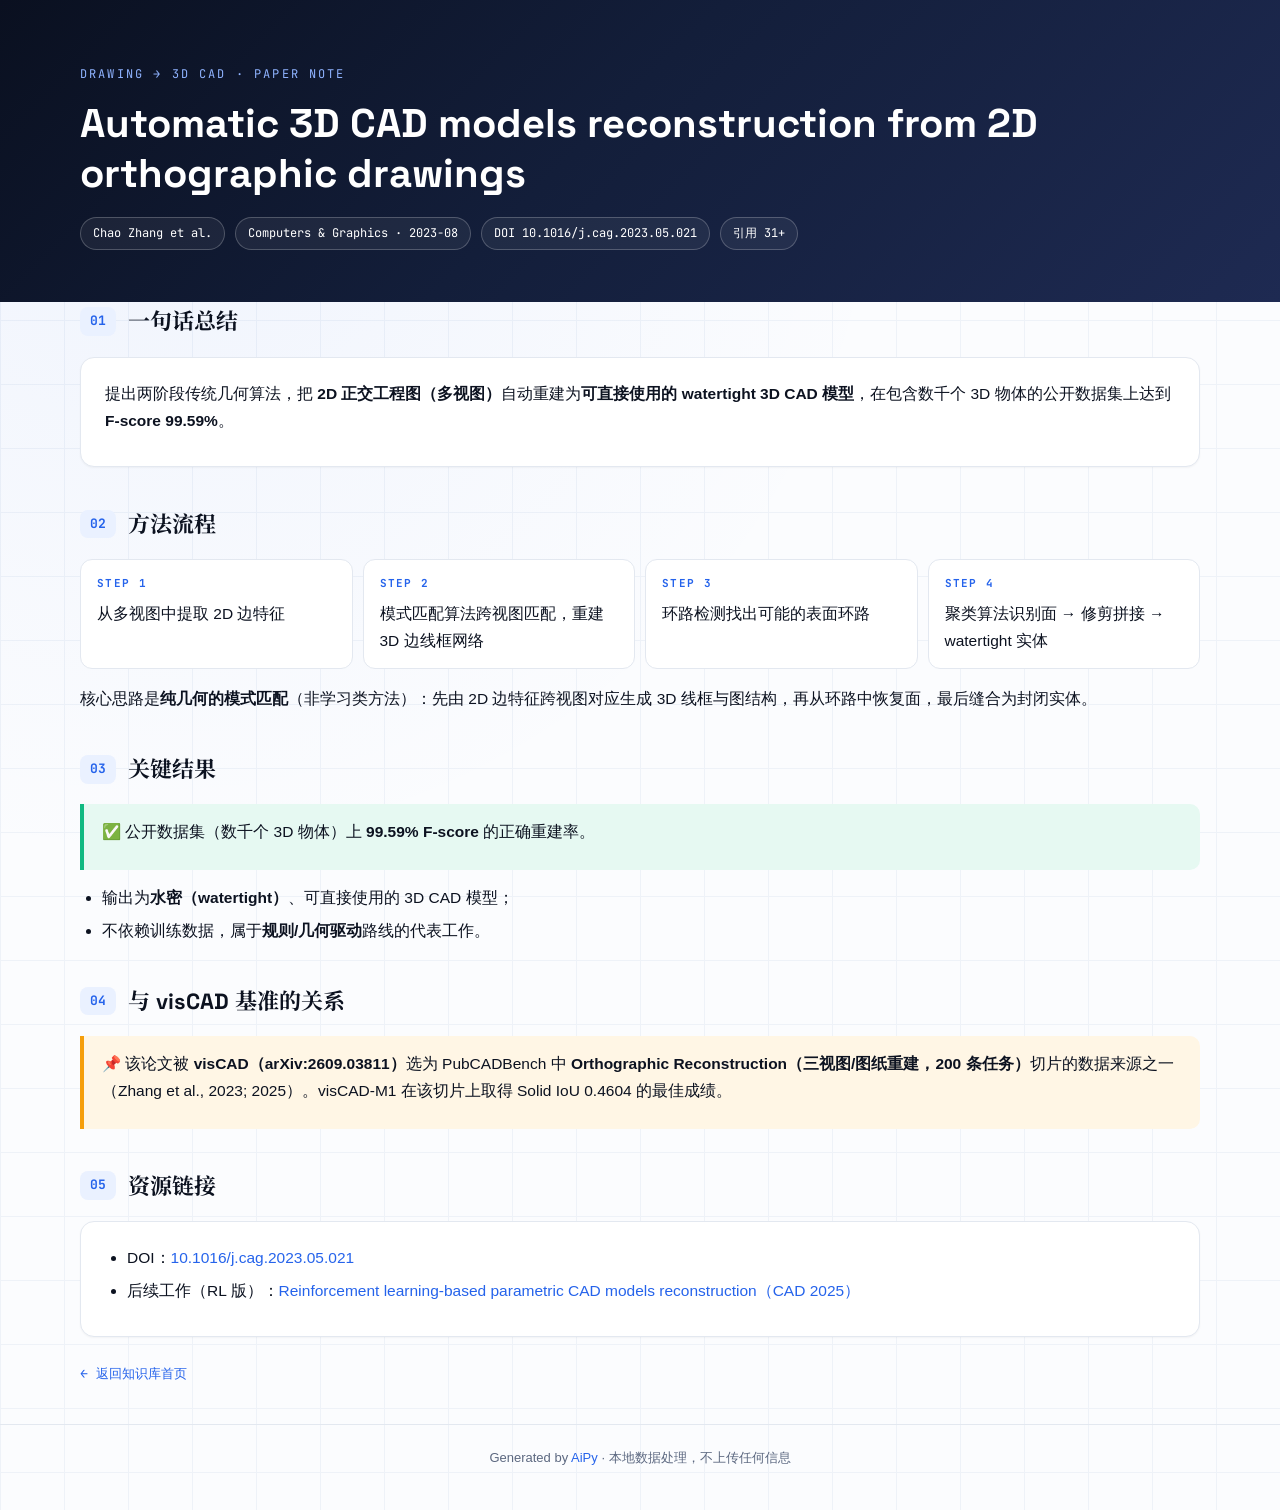
<file: notes/空间理解/zhang2023-drawing-to-3d.html>
<!DOCTYPE html>
<html lang="zh-CN">
<head>
<meta charset="UTF-8">
<meta name="viewport" content="width=device-width, initial-scale=1.0">
<meta name="description" content="精读 Zhang et al. 2023（Computers & Graphics）：从 2D 正交工程图自动重建 3D CAD 模型，模式匹配 + 环路检测 + 面聚类，公开数据集 F-score 99.59%。">
<title>Automatic 3D CAD models reconstruction from 2D orthographic drawings · Zhang et al. 2023</title>
<link rel="preconnect" href="https://fonts.googleapis.com">
<link rel="preconnect" href="https://fonts.gstatic.com" crossorigin>
<link href="https://fonts.googleapis.com/css2?family=Space+Grotesk:wght@400;500;700&family=Noto+Serif+SC:wght@400;600;700;900&family=JetBrains+Mono:wght@400;600&display=swap" rel="stylesheet">
<style>
:root{
  --ink:#0C1220; --sub:#5C6880; --line:#E3E8F0; --line-2:#EEF2F8;
  --bg:#FBFCFE; --card:#FFFFFF;
  --blue:#2563EB; --blue-soft:#EAF1FF;
  --cyan:#06B6D4; --amber:#F59E0B; --amber-soft:#FFF6E5;
  --green:#10B981; --green-soft:#E6F9F2;
  --mono:'JetBrains Mono',ui-monospace,monospace;
  --display:'Space Grotesk','Noto Serif SC',sans-serif;
  --sans:-apple-system,BlinkMacSystemFont,'Segoe UI','Noto Sans SC','PingFang SC','Microsoft YaHei',sans-serif;
  --wrap:1180px;
}
*{margin:0;padding:0;box-sizing:border-box}
html{scroll-behavior:smooth}
body{background:var(--bg);color:var(--ink);font-family:var(--sans);line-height:1.75;font-size:15.5px;
  background-image:radial-gradient(circle at 12% 8%,rgba(37,99,235,.055),transparent 42%),
  linear-gradient(var(--line-2) 1px,transparent 1px),linear-gradient(90deg,var(--line-2) 1px,transparent 1px);
  background-size:auto,64px 64px,64px 64px}
.wrap{max-width:var(--wrap);margin:0 auto;padding:0 30px}
.hero{position:relative;overflow:hidden;color:#fff;background:linear-gradient(135deg,#0A1020 0%,#131E3A 46%,#1E2A52 100%);padding:64px 0 52px}
.hero .kicker{font-family:var(--mono);font-size:12px;letter-spacing:.18em;text-transform:uppercase;color:#8FB3FF;margin-bottom:14px}
.hero h1{font-family:var(--display);font-size:clamp(26px,4vw,40px);line-height:1.25;font-weight:700}
.hero .meta{margin-top:18px;display:flex;flex-wrap:wrap;gap:10px}
.hero .meta span{font-family:var(--mono);font-size:12px;padding:5px 12px;border:1px solid rgba(255,255,255,.22);border-radius:999px;background:rgba(255,255,255,.06)}
main{padding:44px 0 60px}
section{margin-bottom:38px}
h2{font-family:var(--display);font-size:22px;display:flex;align-items:center;gap:12px;margin-bottom:16px}
h2 .no{font-family:var(--mono);font-size:13px;color:var(--blue);background:var(--blue-soft);border-radius:8px;padding:3px 10px}
.card{background:var(--card);border:1px solid var(--line);border-radius:14px;padding:22px 24px;box-shadow:0 1px 2px rgba(12,18,32,.04)}
p{margin-bottom:10px}
ul{padding-left:22px;margin-bottom:10px}
li{margin-bottom:6px}
table{width:100%;border-collapse:collapse;font-size:14px;margin:12px 0}
th{background:#F4F7FC;text-align:left;padding:9px 12px;border:1px solid var(--line);font-weight:600}
td{padding:9px 12px;border:1px solid var(--line)}
.hl{background:var(--amber-soft);border-left:4px solid var(--amber);border-radius:0 10px 10px 0;padding:14px 18px;margin:14px 0}
.ok{background:var(--green-soft);border-left:4px solid var(--green);border-radius:0 10px 10px 0;padding:14px 18px;margin:14px 0}
.flow{display:flex;flex-wrap:wrap;gap:10px;align-items:stretch;margin:16px 0}
.flow .step{flex:1 1 160px;background:var(--card);border:1px solid var(--line);border-radius:12px;padding:14px 16px;position:relative}
.flow .step b{display:block;font-family:var(--mono);font-size:11px;color:var(--blue);letter-spacing:.12em;margin-bottom:6px}
a{color:var(--blue);text-decoration:none}
a:hover{text-decoration:underline}
.back{display:inline-block;margin:26px 0 0;font-family:var(--mono);font-size:13px}
footer{border-top:1px solid var(--line);padding:22px 0 40px;color:var(--sub);font-size:13px;text-align:center}
@media(max-width:640px){.wrap{padding:0 18px}.hero{padding:44px 0 38px}}
</style>
</head>
<body>
<header class="hero">
  <div class="wrap">
    <div class="kicker">Drawing → 3D CAD · Paper Note</div>
    <h1>Automatic 3D CAD models reconstruction from 2D orthographic drawings</h1>
    <div class="meta">
      <span>Chao Zhang et al.</span><span>Computers &amp; Graphics · 2023-08</span>
      <span>DOI 10.1016/j.cag.2023.05.021</span><span>引用 31+</span>
    </div>
  </div>
</header>
<main class="wrap">
<section>
  <h2><span class="no">01</span>一句话总结</h2>
  <div class="card"><p>提出两阶段传统几何算法，把 <b>2D 正交工程图（多视图）</b>自动重建为<b>可直接使用的 watertight 3D CAD 模型</b>，在包含数千个 3D 物体的公开数据集上达到 <b>F-score 99.59%</b>。</p></div>
</section>
<section>
  <h2><span class="no">02</span>方法流程</h2>
  <div class="flow">
    <div class="step"><b>STEP 1</b>从多视图中提取 2D 边特征</div>
    <div class="step"><b>STEP 2</b>模式匹配算法跨视图匹配，重建 3D 边线框网络</div>
    <div class="step"><b>STEP 3</b>环路检测找出可能的表面环路</div>
    <div class="step"><b>STEP 4</b>聚类算法识别面 → 修剪拼接 → watertight 实体</div>
  </div>
  <p>核心思路是<b>纯几何的模式匹配</b>（非学习类方法）：先由 2D 边特征跨视图对应生成 3D 线框与图结构，再从环路中恢复面，最后缝合为封闭实体。</p>
</section>
<section>
  <h2><span class="no">03</span>关键结果</h2>
  <div class="ok"><p>✅ 公开数据集（数千个 3D 物体）上 <b>99.59% F-score</b> 的正确重建率。</p></div>
  <ul>
    <li>输出为<b>水密（watertight）</b>、可直接使用的 3D CAD 模型；</li>
    <li>不依赖训练数据，属于<b>规则/几何驱动</b>路线的代表工作。</li>
  </ul>
</section>
<section>
  <h2><span class="no">04</span>与 visCAD 基准的关系</h2>
  <div class="hl"><p>📌 该论文被 <b>visCAD（arXiv:2609.03811）</b>选为 PubCADBench 中 <b>Orthographic Reconstruction（三视图/图纸重建，200 条任务）</b>切片的数据来源之一（Zhang et al., 2023; 2025）。visCAD-M1 在该切片上取得 Solid IoU 0.4604 的最佳成绩。</p></div>
</section>
<section>
  <h2><span class="no">05</span>资源链接</h2>
  <div class="card">
    <ul>
      <li>DOI：<a href="https://doi.org/10.1016/j.cag.2023.05.021" target="_blank">10.1016/j.cag.2023.05.021</a></li>
      <li>后续工作（RL 版）：<a href="https://doi.org/10.1016/j.cad.2025.103925" target="_blank">Reinforcement learning-based parametric CAD models reconstruction（CAD 2025）</a></li>
    </ul>
  </div>
  <a class="back" href="../../index.html">← 返回知识库首页</a>
</section>
</main>
<footer>Generated by <a href="https://www.aipyaipy.com" target="_blank">AiPy</a> · 本地数据处理，不上传任何信息</footer>
</body>
</html>
</file>
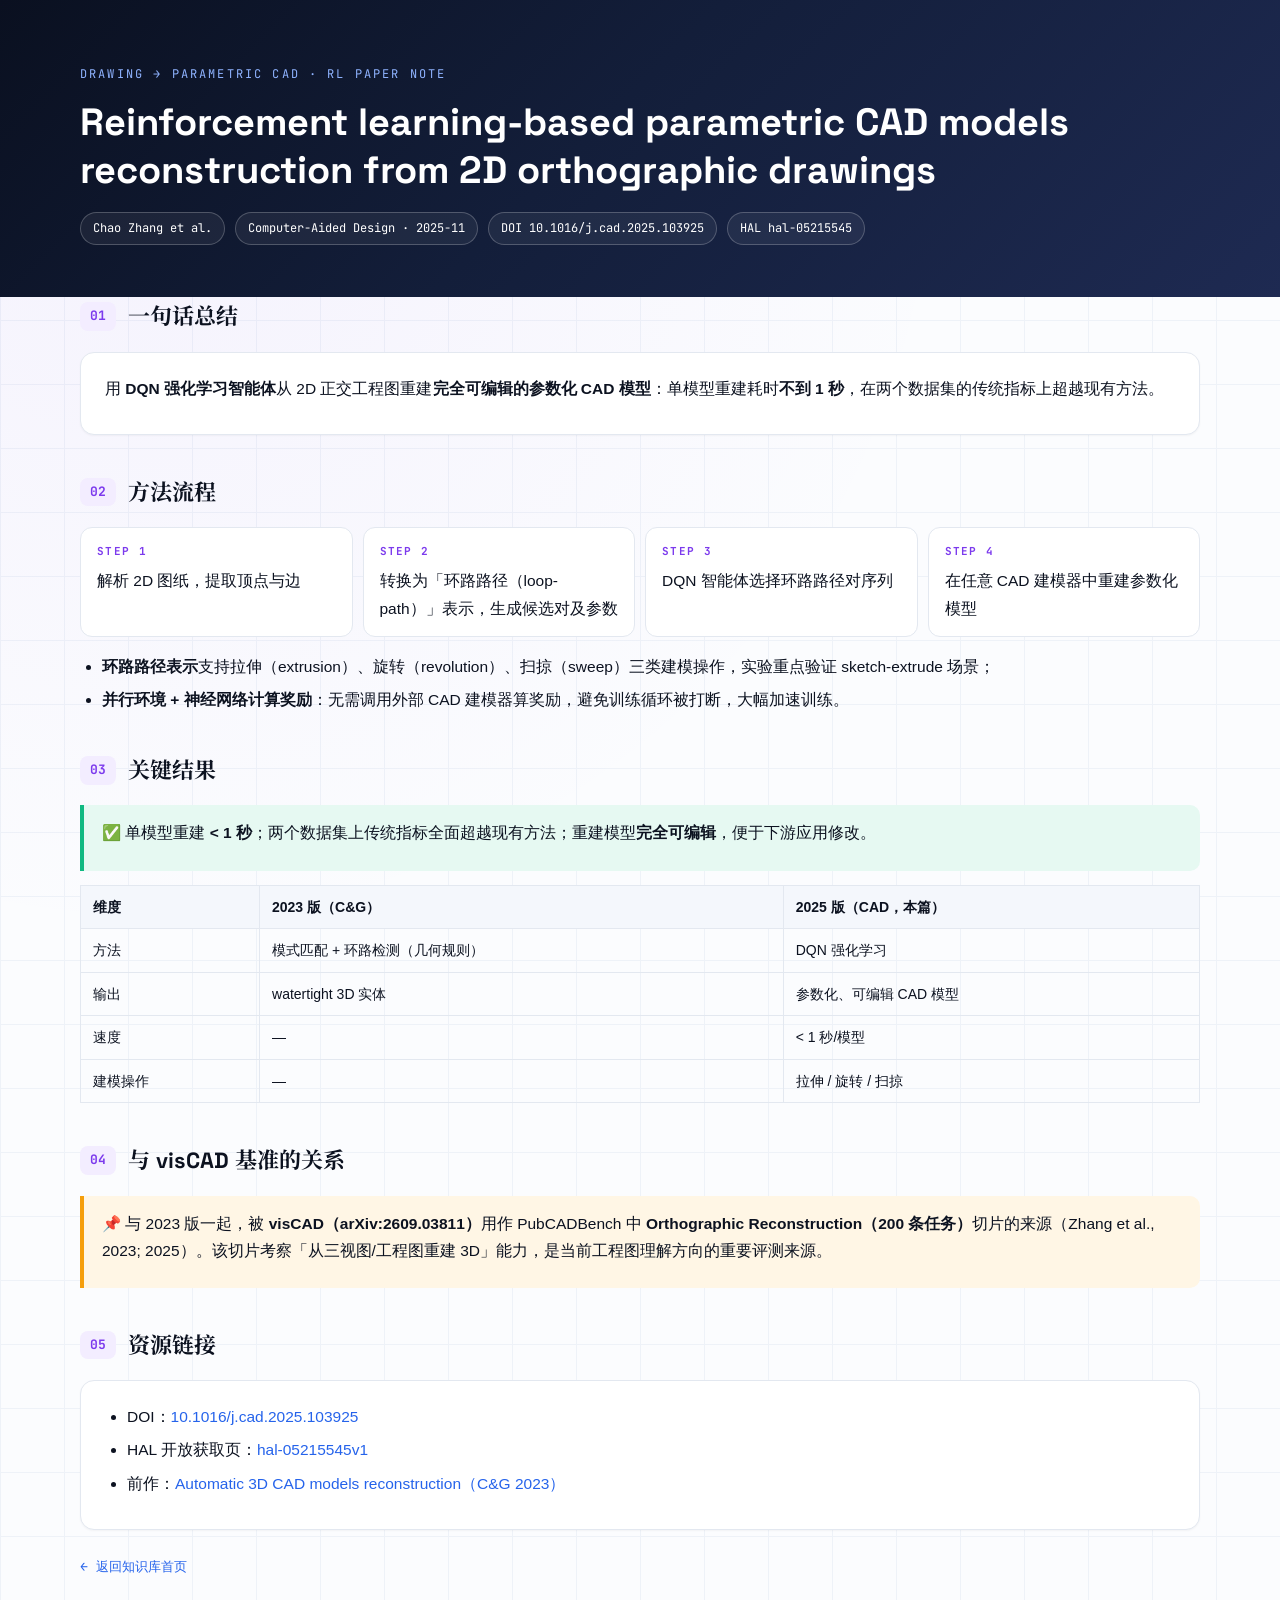
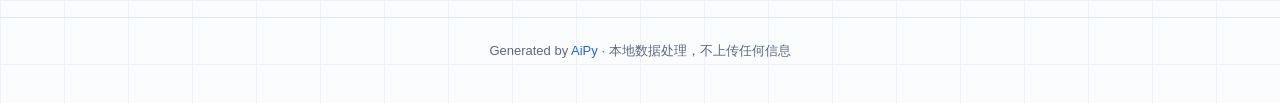
<file: notes/空间理解/zhang2025-rl-drawing-to-parametric-cad.html>
<!DOCTYPE html>
<html lang="zh-CN">
<head>
<meta charset="UTF-8">
<meta name="viewport" content="width=device-width, initial-scale=1.0">
<meta name="description" content="精读 Zhang et al. 2025（Computer-Aided Design）：基于 DQN 强化学习，从 2D 正交工程图重建可编辑的参数化 CAD 模型，1 秒内完成重建，支持拉伸/旋转/扫掠。">
<title>Reinforcement learning-based parametric CAD models reconstruction from 2D orthographic drawings · Zhang et al. 2025</title>
<link rel="preconnect" href="https://fonts.googleapis.com">
<link rel="preconnect" href="https://fonts.gstatic.com" crossorigin>
<link href="https://fonts.googleapis.com/css2?family=Space+Grotesk:wght@400;500;700&family=Noto+Serif+SC:wght@400;600;700;900&family=JetBrains+Mono:wght@400;600&display=swap" rel="stylesheet">
<style>
:root{
  --ink:#0C1220; --sub:#5C6880; --line:#E3E8F0; --line-2:#EEF2F8;
  --bg:#FBFCFE; --card:#FFFFFF;
  --blue:#2563EB; --blue-soft:#EAF1FF;
  --cyan:#06B6D4; --amber:#F59E0B; --amber-soft:#FFF6E5;
  --green:#10B981; --green-soft:#E6F9F2;
  --violet:#7C3AED; --violet-soft:#F3EDFF;
  --mono:'JetBrains Mono',ui-monospace,monospace;
  --display:'Space Grotesk','Noto Serif SC',sans-serif;
  --sans:-apple-system,BlinkMacSystemFont,'Segoe UI','Noto Sans SC','PingFang SC','Microsoft YaHei',sans-serif;
  --wrap:1180px;
}
*{margin:0;padding:0;box-sizing:border-box}
html{scroll-behavior:smooth}
body{background:var(--bg);color:var(--ink);font-family:var(--sans);line-height:1.75;font-size:15.5px;
  background-image:radial-gradient(circle at 12% 8%,rgba(124,58,237,.05),transparent 42%),
  linear-gradient(var(--line-2) 1px,transparent 1px),linear-gradient(90deg,var(--line-2) 1px,transparent 1px);
  background-size:auto,64px 64px,64px 64px}
.wrap{max-width:var(--wrap);margin:0 auto;padding:0 30px}
.hero{position:relative;overflow:hidden;color:#fff;background:linear-gradient(135deg,#0A1020 0%,#131E3A 46%,#1E2A52 100%);padding:64px 0 52px}
.hero .kicker{font-family:var(--mono);font-size:12px;letter-spacing:.18em;text-transform:uppercase;color:#8FB3FF;margin-bottom:14px}
.hero h1{font-family:var(--display);font-size:clamp(24px,3.6vw,38px);line-height:1.25;font-weight:700}
.hero .meta{margin-top:18px;display:flex;flex-wrap:wrap;gap:10px}
.hero .meta span{font-family:var(--mono);font-size:12px;padding:5px 12px;border:1px solid rgba(255,255,255,.22);border-radius:999px;background:rgba(255,255,255,.06)}
main{padding:44px 0 60px}
section{margin-bottom:38px}
h2{font-family:var(--display);font-size:22px;display:flex;align-items:center;gap:12px;margin-bottom:16px}
h2 .no{font-family:var(--mono);font-size:13px;color:var(--violet);background:var(--violet-soft);border-radius:8px;padding:3px 10px}
.card{background:var(--card);border:1px solid var(--line);border-radius:14px;padding:22px 24px;box-shadow:0 1px 2px rgba(12,18,32,.04)}
p{margin-bottom:10px}
ul{padding-left:22px;margin-bottom:10px}
li{margin-bottom:6px}
table{width:100%;border-collapse:collapse;font-size:14px;margin:12px 0}
th{background:#F4F7FC;text-align:left;padding:9px 12px;border:1px solid var(--line);font-weight:600}
td{padding:9px 12px;border:1px solid var(--line)}
.hl{background:var(--amber-soft);border-left:4px solid var(--amber);border-radius:0 10px 10px 0;padding:14px 18px;margin:14px 0}
.ok{background:var(--green-soft);border-left:4px solid var(--green);border-radius:0 10px 10px 0;padding:14px 18px;margin:14px 0}
.flow{display:flex;flex-wrap:wrap;gap:10px;align-items:stretch;margin:16px 0}
.flow .step{flex:1 1 160px;background:var(--card);border:1px solid var(--line);border-radius:12px;padding:14px 16px}
.flow .step b{display:block;font-family:var(--mono);font-size:11px;color:var(--violet);letter-spacing:.12em;margin-bottom:6px}
a{color:var(--blue);text-decoration:none}
a:hover{text-decoration:underline}
.back{display:inline-block;margin:26px 0 0;font-family:var(--mono);font-size:13px}
footer{border-top:1px solid var(--line);padding:22px 0 40px;color:var(--sub);font-size:13px;text-align:center}
@media(max-width:640px){.wrap{padding:0 18px}.hero{padding:44px 0 38px}}
</style>
</head>
<body>
<header class="hero">
  <div class="wrap">
    <div class="kicker">Drawing → Parametric CAD · RL Paper Note</div>
    <h1>Reinforcement learning-based parametric CAD models reconstruction from 2D orthographic drawings</h1>
    <div class="meta">
      <span>Chao Zhang et al.</span><span>Computer-Aided Design · 2025-11</span>
      <span>DOI 10.1016/j.cad.2025.103925</span><span>HAL hal-05215545</span>
    </div>
  </div>
</header>
<main class="wrap">
<section>
  <h2><span class="no">01</span>一句话总结</h2>
  <div class="card"><p>用 <b>DQN 强化学习智能体</b>从 2D 正交工程图重建<b>完全可编辑的参数化 CAD 模型</b>：单模型重建耗时<b>不到 1 秒</b>，在两个数据集的传统指标上超越现有方法。</p></div>
</section>
<section>
  <h2><span class="no">02</span>方法流程</h2>
  <div class="flow">
    <div class="step"><b>STEP 1</b>解析 2D 图纸，提取顶点与边</div>
    <div class="step"><b>STEP 2</b>转换为「环路路径（loop-path）」表示，生成候选对及参数</div>
    <div class="step"><b>STEP 3</b>DQN 智能体选择环路路径对序列</div>
    <div class="step"><b>STEP 4</b>在任意 CAD 建模器中重建参数化模型</div>
  </div>
  <ul>
    <li><b>环路路径表示</b>支持拉伸（extrusion）、旋转（revolution）、扫掠（sweep）三类建模操作，实验重点验证 sketch-extrude 场景；</li>
    <li><b>并行环境 + 神经网络计算奖励</b>：无需调用外部 CAD 建模器算奖励，避免训练循环被打断，大幅加速训练。</li>
  </ul>
</section>
<section>
  <h2><span class="no">03</span>关键结果</h2>
  <div class="ok"><p>✅ 单模型重建 <b>&lt; 1 秒</b>；两个数据集上传统指标全面超越现有方法；重建模型<b>完全可编辑</b>，便于下游应用修改。</p></div>
  <table>
    <tr><th>维度</th><th>2023 版（C&amp;G）</th><th>2025 版（CAD，本篇）</th></tr>
    <tr><td>方法</td><td>模式匹配 + 环路检测（几何规则）</td><td>DQN 强化学习</td></tr>
    <tr><td>输出</td><td>watertight 3D 实体</td><td>参数化、可编辑 CAD 模型</td></tr>
    <tr><td>速度</td><td>—</td><td>&lt; 1 秒/模型</td></tr>
    <tr><td>建模操作</td><td>—</td><td>拉伸 / 旋转 / 扫掠</td></tr>
  </table>
</section>
<section>
  <h2><span class="no">04</span>与 visCAD 基准的关系</h2>
  <div class="hl"><p>📌 与 2023 版一起，被 <b>visCAD（arXiv:2609.03811）</b>用作 PubCADBench 中 <b>Orthographic Reconstruction（200 条任务）</b>切片的来源（Zhang et al., 2023; 2025）。该切片考察「从三视图/工程图重建 3D」能力，是当前工程图理解方向的重要评测来源。</p></div>
</section>
<section>
  <h2><span class="no">05</span>资源链接</h2>
  <div class="card">
    <ul>
      <li>DOI：<a href="https://doi.org/10.1016/j.cad.2025.103925" target="_blank">10.1016/j.cad.2025.103925</a></li>
      <li>HAL 开放获取页：<a href="https://hal.science/hal-05215545v1" target="_blank">hal-05215545v1</a></li>
      <li>前作：<a href="https://doi.org/10.1016/j.cag.2023.05.021" target="_blank">Automatic 3D CAD models reconstruction（C&amp;G 2023）</a></li>
    </ul>
  </div>
  <a class="back" href="../../index.html">← 返回知识库首页</a>
</section>
</main>
<footer>Generated by <a href="https://www.aipyaipy.com" target="_blank">AiPy</a> · 本地数据处理，不上传任何信息</footer>
</body>
</html>
</file>
<file: site-assets/navigation.css>
﻿/* Scoped styles: preserve the article's existing design. */
.kb-navigation{position:relative;z-index:1000;display:flex!important;align-items:center;flex-wrap:wrap;gap:10px;margin:0 0 20px!important;padding:12px 16px!important;background:#f5f8fc!important;color:#24344a!important;border:1px solid #d6e0ee!important;border-radius:10px!important;font:14px/1.6 system-ui,"Microsoft YaHei",sans-serif!important;box-sizing:border-box}
.kb-navigation a{color:#245cb5!important;text-decoration:none!important;padding:3px 7px!important;border-radius:5px;white-space:nowrap}
.kb-navigation a:hover{background:#e0eaff!important;text-decoration:underline!important}
.kb-navigation [hidden]{display:none!important}
.kb-navigation .kb-current{flex:1;min-width:120px;font-size:13px!important;color:#52637b!important}
.kb-navigation .kb-jump-label{display:flex!important;align-items:center;gap:8px;font:inherit!important}
.kb-navigation .kb-jump{width:230px!important;max-width:60vw!important;padding:5px!important;background:white!important;color:#24344a!important;border:1px solid #bccce0!important;border-radius:5px!important;font:13px system-ui,"Microsoft YaHei",sans-serif!important}
@media(max-width:650px){.kb-navigation .kb-current{flex-basis:70%}.kb-navigation .kb-jump-label{width:100%}.kb-navigation .kb-jump{max-width:85vw!important;width:100%!important}}
@media print{.kb-navigation{display:none!important}}
</file>
